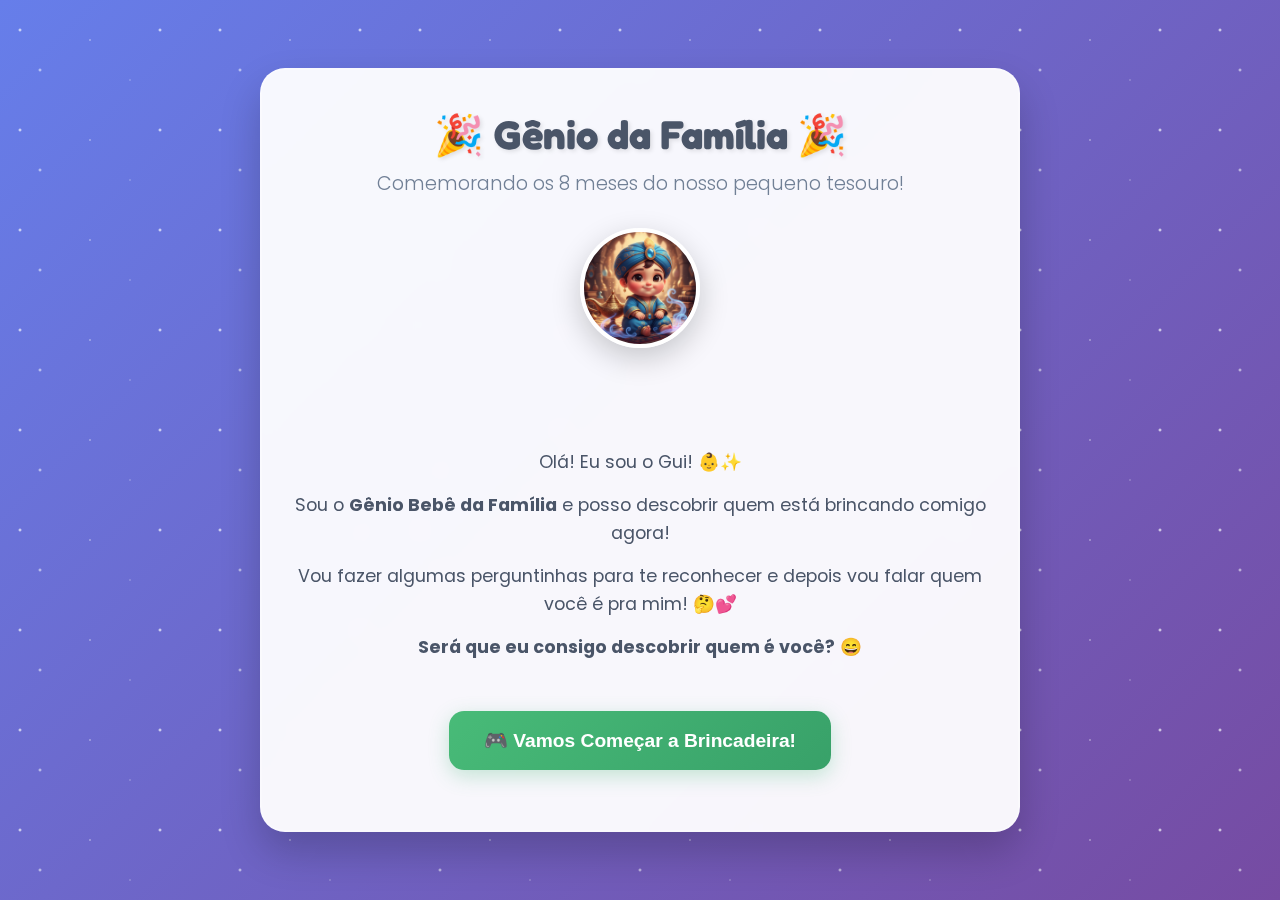
<file: index.html>
<!DOCTYPE html>
<html lang="pt-BR">
<head>
    <meta charset="UTF-8">
    <meta name="viewport" content="width=device-width, initial-scale=1.0">
    <link rel="icon" type="image/x-icon" href="https://raw.githubusercontent.com/patpires/gui8meses/main/favicon.ico">
    <link rel="apple-touch-icon" sizes="57x57" href="https://raw.githubusercontent.com/patpires/gui8meses/main/apple-icon-57x57.png">
<link rel="apple-touch-icon" sizes="60x60" href="https://raw.githubusercontent.com/patpires/gui8meses/main/apple-icon-60x60.png">
<link rel="apple-touch-icon" sizes="72x72" href="https://raw.githubusercontent.com/patpires/gui8meses/main/apple-icon-72x72.png">
<link rel="apple-touch-icon" sizes="76x76" href="https://raw.githubusercontent.com/patpires/gui8meses/main/apple-icon-76x76.png">
<link rel="apple-touch-icon" sizes="114x114" href="https://raw.githubusercontent.com/patpires/gui8meses/main/apple-icon-114x114.png">
<link rel="apple-touch-icon" sizes="120x120" href="https://raw.githubusercontent.com/patpires/gui8meses/main/apple-icon-120x120.png">
<link rel="apple-touch-icon" sizes="144x144" href="https://raw.githubusercontent.com/patpires/gui8meses/main/apple-icon-144x144.png">
<link rel="apple-touch-icon" sizes="152x152" href="https://raw.githubusercontent.com/patpires/gui8meses/main/apple-icon-152x152.png">
<link rel="apple-touch-icon" sizes="180x180" href="https://raw.githubusercontent.com/patpires/gui8meses/main/apple-icon-180x180.png">
<link rel="icon" type="image/png" sizes="192x192"  href="https://raw.githubusercontent.com/patpires/gui8meses/main/android-icon-192x192.png">
<link rel="icon" type="image/png" sizes="32x32" href="https://raw.githubusercontent.com/patpires/gui8meses/main/favicon-32x32.png">
<link rel="icon" type="image/png" sizes="96x96" href="https://raw.githubusercontent.com/patpires/gui8meses/main/favicon-96x96.png">
<link rel="icon" type="image/png" sizes="16x16" href="https://raw.githubusercontent.com/patpires/gui8meses/main/favicon-16x16.png">
<link rel="manifest" href="/manifest.json">
<meta name="msapplication-TileColor" content="#ffffff">
<meta name="msapplication-TileImage" content="/ms-icon-144x144.png">
<meta name="theme-color" content="#ffffff">
    <title>Gênio da Família - Comemorando 8 Meses do Nosso Pequeno!</title>
    <link rel="stylesheet" href="style.css">
    <link href="https://fonts.googleapis.com/css2?family=Fredoka+One:wght@400&family=Poppins:wght@300;400;600;700&display=swap" rel="stylesheet">
</head>
<body>
    <div class="container">
        <!-- Tela de Início -->
        <div id="welcome-screen" class="screen active">
            <div class="header">
                <h1 class="title">🎉 Gênio da Família 🎉</h1>
                <p class="subtitle">Comemorando os 8 meses do nosso pequeno tesouro!</p>
            </div>
            
            <div class="genie-container">
                <div class="genie">
                    <div class="genie-face">
                        <div class="eyes">
                            <div class="eye left"></div>
                            <div class="eye right"></div>
                        </div>
                        <div class="mouth"></div>
                    </div>
                    <div class="genie-body"></div>
                </div>
            </div>
            
            <div class="welcome-text">
                <p>Olá! Eu sou o Gui! 👶✨</p>
                <p>Sou o <strong>Gênio Bebê da Família</strong> e posso descobrir quem está brincando comigo agora!</p>
                <p>Vou fazer algumas perguntinhas para te reconhecer e depois vou falar quem você é pra mim! 🤔💕</p>
                <p><strong>Será que eu consigo descobrir quem é você?</strong> 😄</p>
            </div>
            
            <button id="start-game" class="btn-primary">
                🎮 Vamos Começar a Brincadeira!
            </button>
        </div>

        <!-- Tela do Jogo -->
        <div id="game-screen" class="screen">
            <div class="header">
                <h2 class="game-title">🔮 Deixe-me descobrir quem é você...</h2>
                <div class="progress-bar">
                    <div class="progress-fill"></div>
                </div>
                <p class="question-counter">Pergunta <span id="current-question">1</span> de <span id="total-questions">20</span></p>
            </div>

            <div class="genie-container small">
                <div class="genie thinking">
                    <div class="genie-face">
                        <div class="eyes">
                            <div class="eye left"></div>
                            <div class="eye right"></div>
                        </div>
                        <div class="mouth"></div>
                    </div>
                    <div class="genie-body"></div>
                </div>
            </div>

            <div class="question-container">
                <h3 id="question-text">Carregando pergunta...</h3>
            </div>

            <div class="answers-container">
                <button class="answer-btn" data-answer="sim">
                    👍 Sim
                </button>
                <button class="answer-btn" data-answer="nao">
                    👎 Não
                </button>
                <button class="answer-btn" data-answer="nao-sei">
                    🤷‍♀️ Não sei
                </button>
                <button class="answer-btn" data-answer="provavelmente">
                    🤔 Provavelmente
                </button>
                <button class="answer-btn" data-answer="provavelmente-nao">
                    😐 Provavelmente não
                </button>
            </div>
        </div>

        <!-- Tela de Resultado -->
        <div id="result-screen" class="screen">
            <div class="header">
                <h2 class="result-title">🎯 Eu acho que sei!</h2>
            </div>

            <div class="genie-container">
                <div class="genie excited">
                    <div class="genie-face">
                        <div class="eyes">
                            <div class="eye left"></div>
                            <div class="eye right"></div>
                        </div>
                        <div class="mouth happy"></div>
                    </div>
                    <div class="genie-body"></div>
                </div>
            </div>

            <div class="guess-container">
                <h3>Eu sei quem você é!</h3>
                <div class="guess-card">
                    <h2 id="guess-name">Nome da Pessoa</h2>
                    <p id="guess-description">Resposta carinhosa do Gui</p>
                </div>
            </div>

            <div class="result-buttons">
                <button id="correct-guess" class="btn-success">
                    🎉 Acertou! Você me reconheceu!
                </button>
                <button id="wrong-guess" class="btn-secondary">
                    😅 Errou! Me ensina quem você é?
                </button>
            </div>
        </div>

        <!-- Tela de Sucesso -->
        <div id="success-screen" class="screen">
            <div class="celebration">
                <h1>🎊 YUHUUU! 🎊</h1>
                <p>Eu consegui te reconhecer! Sou muito esperto! 😄</p>
                <p>Quer brincar de novo? Chama mais gente da família! 👨‍👩‍👧‍👦</p>
            </div>
            
            <button id="play-again" class="btn-primary">
                🔄 Jogar Novamente
            </button>
        </div>

        <!-- Tela de Adicionar Pessoa -->
        <div id="add-person-screen" class="screen">
            <div class="header">
                <h2>🤗 Ops! Não consegui te reconhecer...</h2>
                <p>Me ensina quem você é? Assim da próxima vez eu vou saber! 😊</p>
            </div>

            <div class="add-person-form">
                <label for="person-name">Como eu devo te chamar?</label>
                <input type="text" id="person-name" placeholder="Ex: Tio Theo, Amiga da mamãe...">
                
                <label for="person-description">O que eu devo falar quando for você?</label>
                <textarea id="person-description" placeholder="Ex: Você é meu tio Theo! O tio mais que legal e que sempre me faz rir! 😄"></textarea>
                
                <div class="form-buttons">
                    <button id="add-person" class="btn-primary">
                        ➕ Me Ensinar Quem É!
                    </button>
                    <button id="skip-add" class="btn-secondary">
                        ⏭️ Deixa pra Depois
                    </button>
                </div>
            </div>
        </div>
    </div>

    <script src="script.js"></script>
</body>
</html>
</file>
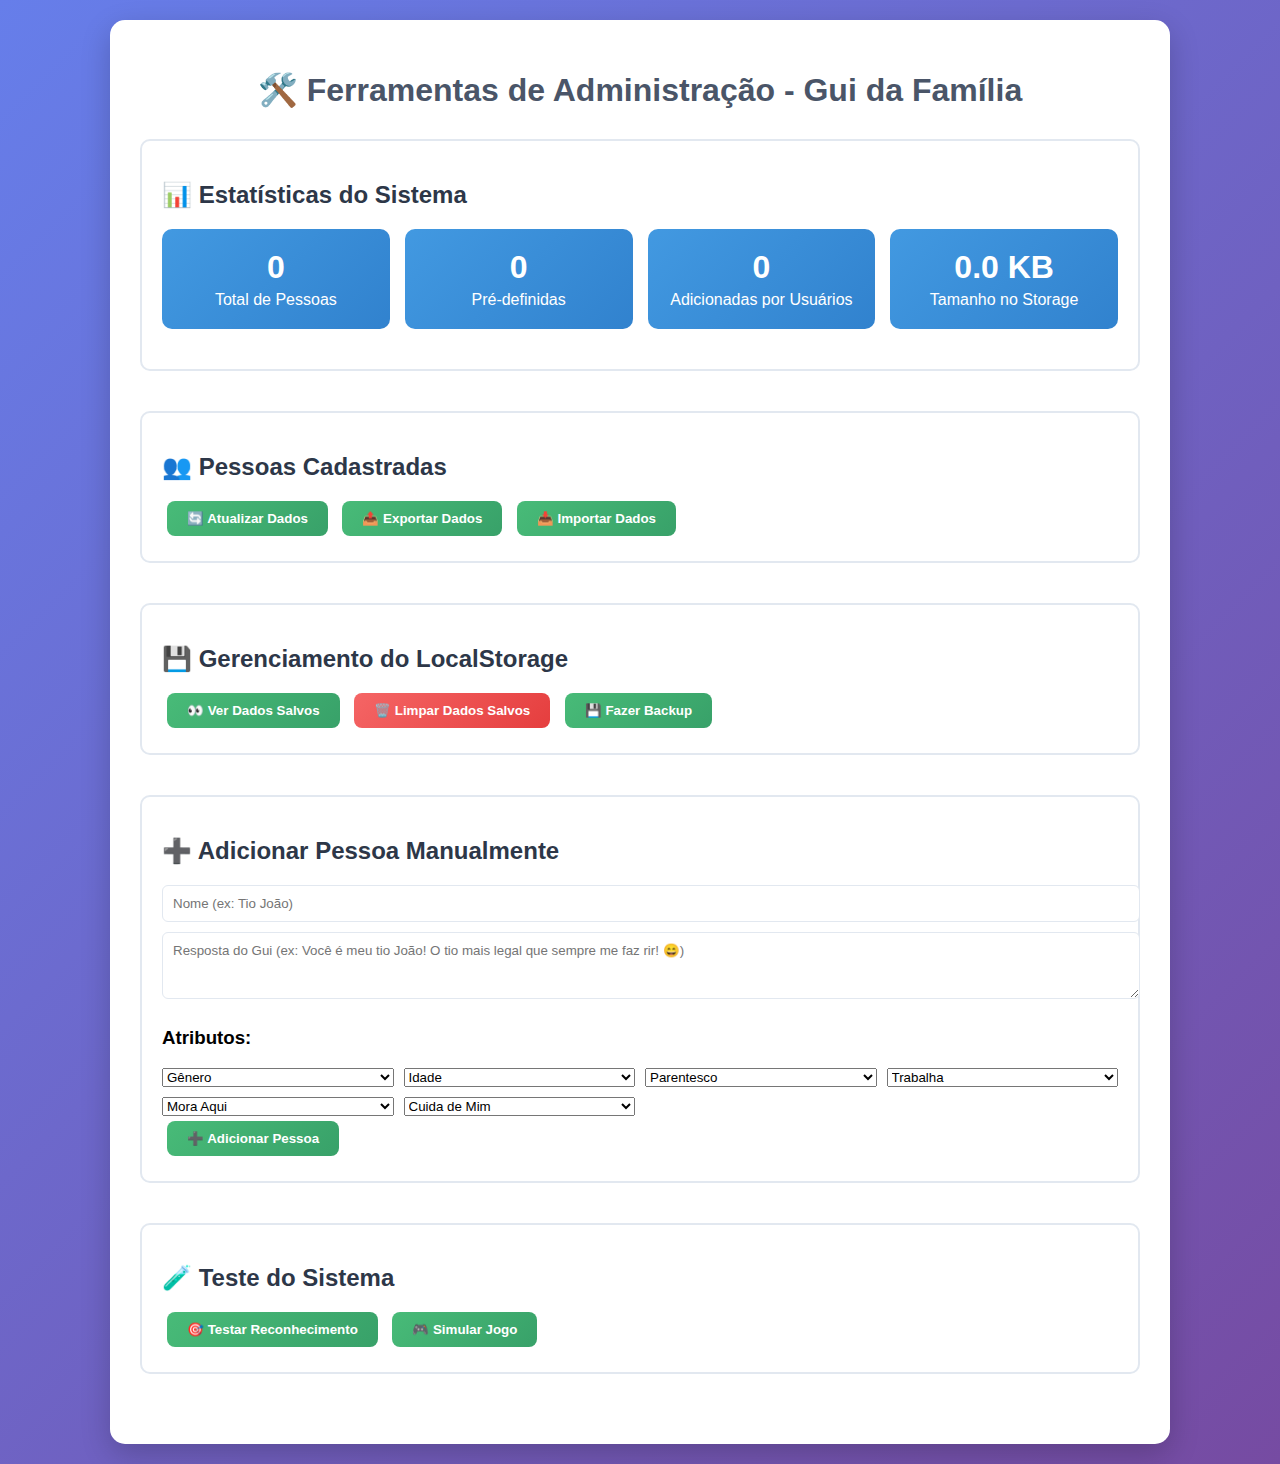
<file: admin-tools.html>
<!DOCTYPE html>
<html lang="pt-BR">
<head>
    <meta charset="UTF-8">
    <meta name="viewport" content="width=device-width, initial-scale=1.0">
    <title>🛠️ Ferramentas de Administração - Gui da Família</title>
    <style>
        body {
            font-family: 'Arial', sans-serif;
            background: linear-gradient(135deg, #667eea 0%, #764ba2 100%);
            margin: 0;
            padding: 20px;
            min-height: 100vh;
        }
        
        .container {
            max-width: 1000px;
            margin: 0 auto;
            background: white;
            border-radius: 15px;
            padding: 30px;
            box-shadow: 0 10px 30px rgba(0,0,0,0.2);
        }
        
        h1 {
            color: #4a5568;
            text-align: center;
            margin-bottom: 30px;
        }
        
        .section {
            margin-bottom: 40px;
            padding: 20px;
            border: 2px solid #e2e8f0;
            border-radius: 10px;
        }
        
        .section h2 {
            color: #2d3748;
            margin-bottom: 15px;
        }
        
        button {
            background: linear-gradient(135deg, #48bb78 0%, #38a169 100%);
            color: white;
            border: none;
            padding: 10px 20px;
            border-radius: 8px;
            cursor: pointer;
            margin: 5px;
            font-weight: 600;
        }
        
        button:hover {
            transform: translateY(-2px);
            box-shadow: 0 4px 15px rgba(72, 187, 120, 0.3);
        }
        
        button.danger {
            background: linear-gradient(135deg, #f56565 0%, #e53e3e 100%);
        }
        
        .data-display {
            background: #f7fafc;
            border: 1px solid #e2e8f0;
            border-radius: 8px;
            padding: 15px;
            margin: 10px 0;
            max-height: 300px;
            overflow-y: auto;
            font-family: monospace;
            font-size: 12px;
        }
        
        .person-card {
            background: #fff;
            border: 1px solid #e2e8f0;
            border-radius: 8px;
            padding: 15px;
            margin: 10px 0;
            box-shadow: 0 2px 4px rgba(0,0,0,0.1);
        }
        
        .person-card h3 {
            margin: 0 0 10px 0;
            color: #2d3748;
        }
        
        .person-card p {
            margin: 5px 0;
            color: #4a5568;
        }
        
        .attributes {
            display: grid;
            grid-template-columns: repeat(auto-fit, minmax(150px, 1fr));
            gap: 5px;
            margin-top: 10px;
        }
        
        .attribute {
            background: #edf2f7;
            padding: 5px 10px;
            border-radius: 4px;
            font-size: 12px;
        }
        
        input, textarea {
            width: 100%;
            padding: 10px;
            border: 1px solid #e2e8f0;
            border-radius: 6px;
            margin: 5px 0;
            font-family: inherit;
        }
        
        .stats {
            display: grid;
            grid-template-columns: repeat(auto-fit, minmax(200px, 1fr));
            gap: 15px;
            margin: 20px 0;
        }
        
        .stat-card {
            background: linear-gradient(135deg, #4299e1 0%, #3182ce 100%);
            color: white;
            padding: 20px;
            border-radius: 10px;
            text-align: center;
        }
        
        .stat-number {
            font-size: 2em;
            font-weight: bold;
            margin-bottom: 5px;
        }
    </style>
</head>
<body>
    <div class="container">
        <h1>🛠️ Ferramentas de Administração - Gui da Família</h1>
        
        <!-- Estatísticas -->
        <div class="section">
            <h2>📊 Estatísticas do Sistema</h2>
            <div class="stats">
                <div class="stat-card">
                    <div class="stat-number" id="total-people">0</div>
                    <div>Total de Pessoas</div>
                </div>
                <div class="stat-card">
                    <div class="stat-number" id="default-people">0</div>
                    <div>Pré-definidas</div>
                </div>
                <div class="stat-card">
                    <div class="stat-number" id="user-people">0</div>
                    <div>Adicionadas por Usuários</div>
                </div>
                <div class="stat-card">
                    <div class="stat-number" id="storage-size">0 KB</div>
                    <div>Tamanho no Storage</div>
                </div>
            </div>
        </div>
        
        <!-- Visualização de Dados -->
        <div class="section">
            <h2>👥 Pessoas Cadastradas</h2>
            <button onclick="loadAndDisplayData()">🔄 Atualizar Dados</button>
            <button onclick="exportData()">📤 Exportar Dados</button>
            <button onclick="importData()">📥 Importar Dados</button>
            
            <div id="people-list"></div>
        </div>
        
        <!-- Gerenciamento do LocalStorage -->
        <div class="section">
            <h2>💾 Gerenciamento do LocalStorage</h2>
            <button onclick="viewLocalStorage()">👀 Ver Dados Salvos</button>
            <button onclick="clearLocalStorage()" class="danger">🗑️ Limpar Dados Salvos</button>
            <button onclick="backupLocalStorage()">💾 Fazer Backup</button>
            
            <div id="localStorage-display" class="data-display" style="display: none;"></div>
        </div>
        
        <!-- Adicionar Pessoa Manualmente -->
        <div class="section">
            <h2>➕ Adicionar Pessoa Manualmente</h2>
            <input type="text" id="manual-name" placeholder="Nome (ex: Tio João)">
            <textarea id="manual-response" placeholder="Resposta do Gui (ex: Você é meu tio João! O tio mais legal que sempre me faz rir! 😄)" rows="3"></textarea>
            
            <h3>Atributos:</h3>
            <div style="display: grid; grid-template-columns: repeat(auto-fit, minmax(200px, 1fr)); gap: 10px;">
                <select id="attr-genero">
                    <option value="nao-definido">Gênero</option>
                    <option value="masculino">Masculino</option>
                    <option value="feminino">Feminino</option>
                </select>
                
                <select id="attr-idade">
                    <option value="nao-definido">Idade</option>
                    <option value="bebe">Bebê</option>
                    <option value="crianca">Criança</option>
                    <option value="adolescente">Adolescente</option>
                    <option value="adulto">Adulto</option>
                    <option value="idoso">Idoso</option>
                </select>
                
                <select id="attr-parentesco">
                    <option value="nao-definido">Parentesco</option>
                    <option value="pai">Pai</option>
                    <option value="mae">Mãe</option>
                    <option value="avo">Avô/Avó</option>
                    <option value="tio">Tio/Tia</option>
                    <option value="primo">Primo/Prima</option>
                    <option value="amigo">Amigo</option>
                </select>
                
                <select id="attr-trabalha">
                    <option value="nao-definido">Trabalha</option>
                    <option value="sim">Sim</option>
                    <option value="nao">Não</option>
                </select>
                
                <select id="attr-mora">
                    <option value="nao-definido">Mora Aqui</option>
                    <option value="sim">Sim</option>
                    <option value="nao">Não</option>
                </select>
                
                <select id="attr-cuida">
                    <option value="nao-definido">Cuida de Mim</option>
                    <option value="sim">Sim</option>
                    <option value="nao">Não</option>
                </select>
            </div>
            
            <button onclick="addPersonManually()">➕ Adicionar Pessoa</button>
        </div>
        
        <!-- Teste do Sistema -->
        <div class="section">
            <h2>🧪 Teste do Sistema</h2>
            <button onclick="testRecognition()">🎯 Testar Reconhecimento</button>
            <button onclick="simulateGame()">🎮 Simular Jogo</button>
            
            <div id="test-results" class="data-display" style="display: none;"></div>
        </div>
    </div>

    <script>
        // Simular o banco de dados (normalmente viria do jogo)
        let familyDatabase = [];
        
        // Carregar dados do localStorage
        function loadFamilyData() {
            try {
                const savedPeople = JSON.parse(localStorage.getItem('guiFamilyMembers') || '[]');
                familyDatabase = savedPeople;
                return savedPeople;
            } catch (e) {
                console.error('Erro ao carregar dados:', e);
                return [];
            }
        }
        
        // Atualizar estatísticas
        function updateStats() {
            const data = loadFamilyData();
            const defaultPeople = data.filter(p => p.addedBy === 'default' || !p.addedBy);
            const userPeople = data.filter(p => p.addedBy === 'user');
            
            document.getElementById('total-people').textContent = data.length;
            document.getElementById('default-people').textContent = defaultPeople.length;
            document.getElementById('user-people').textContent = userPeople.length;
            
            const storageSize = new Blob([JSON.stringify(data)]).size;
            document.getElementById('storage-size').textContent = (storageSize / 1024).toFixed(1) + ' KB';
        }
        
        // Carregar e exibir dados
        function loadAndDisplayData() {
            const data = loadFamilyData();
            const container = document.getElementById('people-list');
            
            container.innerHTML = '';
            
            data.forEach((person, index) => {
                const card = document.createElement('div');
                card.className = 'person-card';
                
                card.innerHTML = `
                    <h3>${person.name} ${person.addedBy === 'user' ? '👤' : '🏠'}</h3>
                    <p><strong>Resposta:</strong> ${person.guiResponse || 'Não definida'}</p>
                    <p><strong>Adicionado:</strong> ${person.addedBy === 'user' ? 'Por usuário' : 'Pré-definido'} 
                       ${person.dateAdded ? '(' + new Date(person.dateAdded).toLocaleDateString() + ')' : ''}</p>
                    
                    <div class="attributes">
                        ${Object.entries(person.attributes || {}).map(([key, value]) => 
                            `<div class="attribute">${key}: ${value}</div>`
                        ).join('')}
                    </div>
                    
                    ${person.addedBy === 'user' ? 
                        `<button onclick="removePerson(${index})" class="danger">🗑️ Remover</button>` : 
                        ''
                    }
                `;
                
                container.appendChild(card);
            });
            
            updateStats();
        }
        
        // Ver localStorage
        function viewLocalStorage() {
            const display = document.getElementById('localStorage-display');
            const data = localStorage.getItem('guiFamilyMembers');
            
            display.style.display = 'block';
            display.textContent = data ? JSON.stringify(JSON.parse(data), null, 2) : 'Nenhum dado encontrado';
        }
        
        // Limpar localStorage
        function clearLocalStorage() {
            if (confirm('⚠️ Tem certeza que deseja limpar TODOS os dados salvos? Esta ação não pode ser desfeita!')) {
                localStorage.removeItem('guiFamilyMembers');
                alert('✅ Dados limpos com sucesso!');
                loadAndDisplayData();
            }
        }
        
        // Backup
        function backupLocalStorage() {
            const data = localStorage.getItem('guiFamilyMembers');
            if (data) {
                const blob = new Blob([data], { type: 'application/json' });
                const url = URL.createObjectURL(blob);
                const a = document.createElement('a');
                a.href = url;
                a.download = `gui-familia-backup-${new Date().toISOString().split('T')[0]}.json`;
                a.click();
                URL.revokeObjectURL(url);
            } else {
                alert('❌ Nenhum dado para fazer backup!');
            }
        }
        
        // Exportar dados
        function exportData() {
            const data = loadFamilyData();
            const blob = new Blob([JSON.stringify(data, null, 2)], { type: 'application/json' });
            const url = URL.createObjectURL(blob);
            const a = document.createElement('a');
            a.href = url;
            a.download = `gui-familia-export-${new Date().toISOString().split('T')[0]}.json`;
            a.click();
            URL.revokeObjectURL(url);
        }
        
        // Importar dados
        function importData() {
            const input = document.createElement('input');
            input.type = 'file';
            input.accept = '.json';
            input.onchange = (e) => {
                const file = e.target.files[0];
                if (file) {
                    const reader = new FileReader();
                    reader.onload = (e) => {
                        try {
                            const data = JSON.parse(e.target.result);
                            localStorage.setItem('guiFamilyMembers', JSON.stringify(data));
                            alert('✅ Dados importados com sucesso!');
                            loadAndDisplayData();
                        } catch (err) {
                            alert('❌ Erro ao importar dados: ' + err.message);
                        }
                    };
                    reader.readAsText(file);
                }
            };
            input.click();
        }
        
        // Adicionar pessoa manualmente
        function addPersonManually() {
            const name = document.getElementById('manual-name').value.trim();
            const response = document.getElementById('manual-response').value.trim();
            
            if (!name || !response) {
                alert('❌ Por favor, preencha pelo menos o nome e a resposta!');
                return;
            }
            
            const attributes = {
                genero: document.getElementById('attr-genero').value,
                idade: document.getElementById('attr-idade').value,
                parentesco: document.getElementById('attr-parentesco').value,
                trabalha: document.getElementById('attr-trabalha').value,
                mora_aqui: document.getElementById('attr-mora').value,
                cuida_de_mim: document.getElementById('attr-cuida').value
            };
            
            const newPerson = {
                name: name,
                guiResponse: response,
                attributes: attributes,
                addedBy: 'admin',
                dateAdded: new Date().toISOString()
            };
            
            const data = loadFamilyData();
            data.push(newPerson);
            localStorage.setItem('guiFamilyMembers', JSON.stringify(data));
            
            alert('✅ Pessoa adicionada com sucesso!');
            
            // Limpar formulário
            document.getElementById('manual-name').value = '';
            document.getElementById('manual-response').value = '';
            document.querySelectorAll('select').forEach(select => select.selectedIndex = 0);
            
            loadAndDisplayData();
        }
        
        // Remover pessoa
        function removePerson(index) {
            if (confirm('⚠️ Tem certeza que deseja remover esta pessoa?')) {
                const data = loadFamilyData();
                data.splice(index, 1);
                localStorage.setItem('guiFamilyMembers', JSON.stringify(data));
                alert('✅ Pessoa removida com sucesso!');
                loadAndDisplayData();
            }
        }
        
        // Testar reconhecimento
        function testRecognition() {
            const data = loadFamilyData();
            const results = document.getElementById('test-results');
            
            results.style.display = 'block';
            results.innerHTML = '<h3>🧪 Resultados do Teste de Reconhecimento:</h3>';
            
            data.forEach(person => {
                const div = document.createElement('div');
                div.innerHTML = `
                    <strong>${person.name}:</strong><br>
                    Atributos: ${Object.entries(person.attributes || {}).map(([k,v]) => `${k}=${v}`).join(', ')}<br>
                    Resposta: ${person.guiResponse}<br><br>
                `;
                results.appendChild(div);
            });
        }
        
        // Simular jogo
        function simulateGame() {
            alert('🎮 Funcionalidade de simulação será implementada em versão futura!');
        }
        
        // Inicializar página
        document.addEventListener('DOMContentLoaded', () => {
            loadAndDisplayData();
        });
    </script>
</body>
</html>
</file>
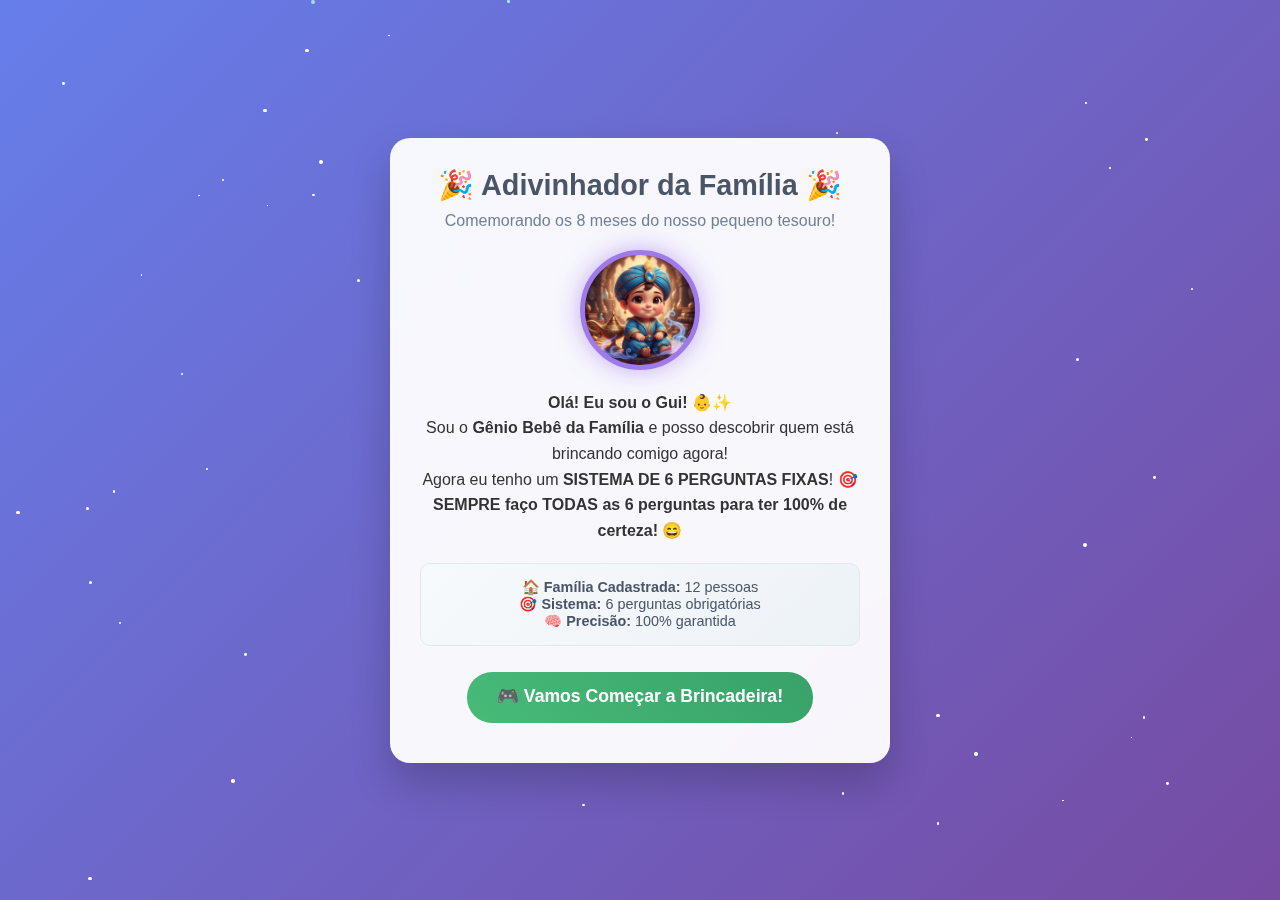
<file: index-6-perguntas-fixas.html>
<!DOCTYPE html>
<html lang="pt-BR">
<head>
    <meta charset="UTF-8">
    <meta name="viewport" content="width=device-width, initial-scale=1.0">
    <title>Adivinhador da Família - Gui 8 Meses</title>
    <style>
        * {
            margin: 0;
            padding: 0;
            box-sizing: border-box;
        }

        body {
            font-family: 'Comic Sans MS', cursive, sans-serif;
            background: linear-gradient(135deg, #667eea 0%, #764ba2 100%);
            min-height: 100vh;
            display: flex;
            align-items: center;
            justify-content: center;
            color: #333;
            overflow-x: hidden;
        }

        /* PARTÍCULAS DE FUNDO */
        .particles {
            position: fixed;
            top: 0;
            left: 0;
            width: 100%;
            height: 100%;
            pointer-events: none;
            z-index: 1;
        }

        .particle {
            position: absolute;
            background: rgba(255, 255, 255, 0.8);
            border-radius: 50%;
            animation: float-particle 6s infinite linear;
        }

        @keyframes float-particle {
            0% {
                transform: translateY(100vh) rotate(0deg);
                opacity: 0;
            }
            10% {
                opacity: 1;
            }
            90% {
                opacity: 1;
            }
            100% {
                transform: translateY(-100px) rotate(360deg);
                opacity: 0;
            }
        }

        /* ESTRELAS CINTILANTES */
        .stars {
            position: fixed;
            top: 0;
            left: 0;
            width: 100%;
            height: 100%;
            pointer-events: none;
            z-index: 1;
        }

        .star {
            position: absolute;
            background: #fff;
            border-radius: 50%;
            animation: twinkle 2s infinite;
        }

        @keyframes twinkle {
            0%, 100% { opacity: 0.3; transform: scale(1); }
            50% { opacity: 1; transform: scale(1.2); }
        }

        .container {
            background: rgba(255, 255, 255, 0.95);
            border-radius: 20px;
            padding: 30px;
            max-width: 500px;
            width: 90%;
            text-align: center;
            box-shadow: 0 20px 40px rgba(0,0,0,0.2);
            backdrop-filter: blur(10px);
            position: relative;
            z-index: 10;
            animation: slideIn 0.8s ease-out;
        }

        @keyframes slideIn {
            from {
                opacity: 0;
                transform: translateY(50px) scale(0.9);
            }
            to {
                opacity: 1;
                transform: translateY(0) scale(1);
            }
        }

        .genie {
            width: 120px;
            height: 120px;
            border-radius: 50%;
            margin: 0 auto 20px;
            background: url('genie-baby.png') center/cover;
            border: 5px solid #ffd700;
            animation: float 3s ease-in-out infinite;
            transition: all 0.5s ease;
            position: relative;
            cursor: pointer;
        }

        .genie:hover {
            transform: scale(1.05);
            border-color: #4fd1c7;
        }

        .genie.thinking {
            animation: think 1.5s ease-in-out infinite;
            border-color: #4fd1c7;
            box-shadow: 0 0 20px rgba(79, 209, 199, 0.5);
        }

        .genie.excited {
            animation: bounce 0.8s ease-in-out 3;
            border-color: #48bb78;
            box-shadow: 0 0 30px rgba(72, 187, 120, 0.7);
        }

        .genie.magical {
            animation: magical 2s ease-in-out infinite;
            border-color: #9f7aea;
            box-shadow: 0 0 25px rgba(159, 122, 234, 0.6);
        }

        @keyframes float {
            0%, 100% { transform: translateY(0px); }
            50% { transform: translateY(-10px); }
        }

        @keyframes think {
            0%, 100% { transform: scale(1) rotate(0deg); }
            25% { transform: scale(1.05) rotate(-2deg); }
            75% { transform: scale(1.05) rotate(2deg); }
        }

        @keyframes bounce {
            0%, 100% { transform: scale(1); }
            50% { transform: scale(1.15); }
        }

        @keyframes magical {
            0%, 100% { transform: scale(1) rotate(0deg); }
            25% { transform: scale(1.1) rotate(-5deg); }
            75% { transform: scale(1.1) rotate(5deg); }
        }

        /* CONFETE */
        .confetti {
            position: fixed;
            top: 0;
            left: 0;
            width: 100%;
            height: 100%;
            pointer-events: none;
            z-index: 1000;
        }

        .confetti-piece {
            position: absolute;
            width: 10px;
            height: 10px;
            background: #ff6b6b;
            animation: confetti-fall 3s linear infinite;
        }

        @keyframes confetti-fall {
            0% {
                transform: translateY(-100vh) rotate(0deg);
                opacity: 1;
            }
            100% {
                transform: translateY(100vh) rotate(720deg);
                opacity: 0;
            }
        }

        h1 {
            color: #4a5568;
            margin-bottom: 10px;
            font-size: 1.8em;
            animation: titleGlow 3s ease-in-out infinite;
        }

        @keyframes titleGlow {
            0%, 100% { text-shadow: 0 0 5px rgba(72, 187, 120, 0.3); }
            50% { text-shadow: 0 0 20px rgba(72, 187, 120, 0.6); }
        }

        .subtitle {
            color: #718096;
            margin-bottom: 20px;
        }

        .intro {
            margin: 20px 0;
            line-height: 1.6;
            animation: fadeInUp 1s ease-out 0.3s both;
        }

        @keyframes fadeInUp {
            from {
                opacity: 0;
                transform: translateY(30px);
            }
            to {
                opacity: 1;
                transform: translateY(0);
            }
        }

        .btn {
            background: linear-gradient(45deg, #48bb78, #38a169);
            color: white;
            border: none;
            padding: 15px 30px;
            border-radius: 25px;
            font-size: 1.1em;
            cursor: pointer;
            margin: 10px;
            transition: all 0.3s ease;
            font-weight: bold;
            position: relative;
            overflow: hidden;
        }

        .btn::before {
            content: '';
            position: absolute;
            top: 0;
            left: -100%;
            width: 100%;
            height: 100%;
            background: linear-gradient(90deg, transparent, rgba(255,255,255,0.3), transparent);
            transition: left 0.5s;
        }

        .btn:hover::before {
            left: 100%;
        }

        .btn:hover {
            transform: translateY(-3px);
            box-shadow: 0 8px 25px rgba(0,0,0,0.3);
        }

        .btn:active {
            transform: translateY(-1px);
        }

        .question-box {
            background: linear-gradient(135deg, #e6fffa, #b2f5ea);
            border: 2px solid #4fd1c7;
            border-radius: 15px;
            padding: 20px;
            margin: 20px 0;
            animation: questionPulse 2s ease-in-out infinite;
        }

        @keyframes questionPulse {
            0%, 100% { box-shadow: 0 0 10px rgba(79, 209, 199, 0.3); }
            50% { box-shadow: 0 0 20px rgba(79, 209, 199, 0.6); }
        }

        .answer-btn {
            background: linear-gradient(45deg, #4299e1, #3182ce);
            color: white;
            border: none;
            padding: 12px 25px;
            border-radius: 20px;
            margin: 5px;
            cursor: pointer;
            font-size: 1em;
            transition: all 0.3s ease;
            position: relative;
            overflow: hidden;
        }

        .answer-btn::before {
            content: '';
            position: absolute;
            top: 50%;
            left: 50%;
            width: 0;
            height: 0;
            background: rgba(255,255,255,0.3);
            border-radius: 50%;
            transition: all 0.3s ease;
            transform: translate(-50%, -50%);
        }

        .answer-btn:hover::before {
            width: 300px;
            height: 300px;
        }

        .answer-btn:hover {
            transform: scale(1.05);
            box-shadow: 0 5px 15px rgba(0,0,0,0.2);
        }

        .answer-btn:active {
            transform: scale(0.95);
        }

        .result-box {
            background: linear-gradient(135deg, #fff5f5, #fed7d7);
            border: 2px solid #fc8181;
            border-radius: 15px;
            padding: 20px;
            margin: 20px 0;
            animation: resultGlow 2s ease-in-out infinite;
        }

        @keyframes resultGlow {
            0%, 100% { box-shadow: 0 0 15px rgba(252, 129, 129, 0.3); }
            50% { box-shadow: 0 0 25px rgba(252, 129, 129, 0.6); }
        }

        .success-box {
            background: linear-gradient(135deg, #f0fff4, #c6f6d5);
            border: 2px solid #48bb78;
            border-radius: 15px;
            padding: 20px;
            margin: 20px 0;
            animation: successGlow 2s ease-in-out infinite;
        }

        @keyframes successGlow {
            0%, 100% { box-shadow: 0 0 15px rgba(72, 187, 120, 0.3); }
            50% { box-shadow: 0 0 25px rgba(72, 187, 120, 0.6); }
        }

        .hidden {
            display: none;
        }

        .progress {
            background: #e2e8f0;
            border-radius: 10px;
            height: 12px;
            margin: 20px 0;
            overflow: hidden;
            position: relative;
        }

        .progress::before {
            content: '';
            position: absolute;
            top: 0;
            left: 0;
            right: 0;
            bottom: 0;
            background: linear-gradient(90deg, transparent, rgba(255,255,255,0.3), transparent);
            animation: progressShine 2s infinite;
        }

        @keyframes progressShine {
            0% { transform: translateX(-100%); }
            100% { transform: translateX(100%); }
        }

        .progress-fill {
            background: linear-gradient(45deg, #48bb78, #38a169, #68d391);
            height: 100%;
            width: 0%;
            transition: width 0.8s ease;
            border-radius: 10px;
            position: relative;
        }

        .family-stats {
            background: linear-gradient(135deg, #f7fafc, #edf2f7);
            border-radius: 10px;
            padding: 15px;
            margin: 15px 0;
            font-size: 0.9em;
            color: #4a5568;
            border: 1px solid #e2e8f0;
            animation: statsFloat 4s ease-in-out infinite;
        }

        @keyframes statsFloat {
            0%, 100% { transform: translateY(0px); }
            50% { transform: translateY(-3px); }
        }

        input, textarea {
            width: 100%;
            padding: 12px;
            margin: 10px 0;
            border: 2px solid #e2e8f0;
            border-radius: 10px;
            font-family: inherit;
            font-size: 1em;
            transition: all 0.3s ease;
        }

        input:focus, textarea:focus {
            outline: none;
            border-color: #4fd1c7;
            box-shadow: 0 0 10px rgba(79, 209, 199, 0.3);
            transform: scale(1.02);
        }

        .btn-success {
            background: linear-gradient(45deg, #48bb78, #38a169);
        }

        .btn-danger {
            background: linear-gradient(45deg, #f56565, #e53e3e);
        }

        .btn-secondary {
            background: linear-gradient(45deg, #a0aec0, #718096);
        }

        /* RESPONSIVIDADE */
        @media (max-width: 600px) {
            .container {
                padding: 20px;
                margin: 10px;
            }
            
            .genie {
                width: 100px;
                height: 100px;
            }
            
            h1 {
                font-size: 1.5em;
            }
            
            .answer-btn {
                padding: 10px 20px;
                font-size: 0.9em;
            }
        }
    </style>
</head>
<body>
    <!-- PARTÍCULAS DE FUNDO -->
    <div class="particles" id="particles"></div>
    
    <!-- ESTRELAS CINTILANTES -->
    <div class="stars" id="stars"></div>

    <!-- CONFETE (inicialmente oculto) -->
    <div class="confetti hidden" id="confetti"></div>

    <div class="container">
        <!-- Tela de Boas-vindas -->
        <div id="welcome-screen">
            <h1>🎉 Adivinhador da Família 🎉</h1>
            <p class="subtitle">Comemorando os 8 meses do nosso pequeno tesouro!</p>
            
            <div class="genie magical" id="welcome-genie"></div>
            
            <div class="intro">
                <p><strong>Olá! Eu sou o Gui! 👶✨</strong></p>
                <p>Sou o <strong>Gênio Bebê da Família</strong> e posso descobrir quem está brincando comigo agora!</p>
                <p>Agora eu tenho um <strong>SISTEMA DE 6 PERGUNTAS FIXAS</strong>! 🎯</p>
                <p><strong>SEMPRE faço TODAS as 6 perguntas para ter 100% de certeza!</strong> 😄</p>
            </div>

            <div class="family-stats">
                <strong>🏠 Família Cadastrada:</strong> <span id="family-count">12</span> pessoas<br>
                <strong>🎯 Sistema:</strong> 6 perguntas obrigatórias<br>
                <strong>🧠 Precisão:</strong> 100% garantida
            </div>
            
            <button class="btn" onclick="startGame()">🎮 Vamos Começar a Brincadeira!</button>
        </div>

        <!-- Tela do Jogo -->
        <div id="game-screen" class="hidden">
            <h2>🔮 Deixe-me descobrir quem é você...</h2>
            
            <div class="progress">
                <div class="progress-fill" id="progress-fill"></div>
            </div>
            
            <p>Pergunta <span id="current-question">1</span> de 6 - <span id="question-type">Sempre todas as perguntas</span></p>
            
            <div class="genie thinking" id="game-genie"></div>
            
            <div class="question-box">
                <h3 id="question-text">🤔 Deixe-me pensar na melhor pergunta...</h3>
            </div>
            
            <div>
                <button class="answer-btn" onclick="answerQuestion('sim')">👍 Sim</button>
                <button class="answer-btn" onclick="answerQuestion('nao')">👎 Não</button>
                <button class="answer-btn" onclick="answerQuestion('nao-sei')">🤷‍♀️ Não sei</button>
                <button class="answer-btn" onclick="answerQuestion('provavelmente')">🤔 Provavelmente</button>
                <button class="answer-btn" onclick="answerQuestion('provavelmente-nao')">😐 Provavelmente não</button>
            </div>

            <div class="family-stats">
                <strong>📋 Sistema:</strong> 6 perguntas obrigatórias<br>
                <strong>🎯 Progresso:</strong> <span id="progress-text">Coletando informações...</span><br>
                <strong>🧠 Status:</strong> <span id="algorithm-status">Fazendo todas as perguntas...</span>
            </div>
        </div>

        <!-- Tela de Resultado -->
        <div id="result-screen" class="hidden">
            <h2>🎯 Eu acho que sei!</h2>
            
            <div class="genie excited" id="result-genie"></div>
            
            <div class="result-box">
                <h3>Eu sei quem você é!</h3>
                <h2 id="guess-name">Nome da Pessoa</h2>
                <p id="guess-description">Resposta carinhosa do Gui</p>
            </div>
            
            <button class="btn btn-success" onclick="correctGuess()">✅ Acertou!</button>
            <button class="btn btn-danger" onclick="wrongGuess()">❌ Errou</button>
        </div>

        <!-- Tela de Sucesso -->
        <div id="success-screen" class="hidden">
            <h2>🎊 YUHUUU! 🎊</h2>
            
            <div class="genie excited"></div>
            
            <div class="success-box">
                <p><strong>Eu consegui te descobrir! Minhas 6 perguntas funcionaram! 😄</strong></p>
                <p>Agora eu <strong>SEMPRE faço todas as perguntas</strong> para ter certeza! 🎯</p>
                <p>Quer brincar de novo? Chama mais gente da família! 👨‍👩‍👧‍👦</p>
                <p><em>Cada pessoa que joga me deixa mais inteligente!</em> 🧠✨</p>
            </div>
            
            <button class="btn" onclick="playAgain()">🎮 Jogar Novamente</button>
        </div>

        <!-- Tela de Adicionar Pessoa -->
        <div id="add-person-screen" class="hidden">
            <h2>🤗 Ops! Não consegui te descobrir...</h2>
            
            <div class="genie"></div>
            
            <div class="result-box">
                <p><strong>Me ensina quem você é?</strong> Assim da próxima vez eu vou saber! 😊</p>
                <p><em>Vou aprender suas características únicas!</em></p>
                
                <input type="text" id="person-name" placeholder="Como eu devo te chamar?">
                
                <textarea id="person-description" placeholder="O que eu devo falar quando for você? (Ex: Você é meu tio querido que mora em Salvador!)" rows="3"></textarea>
            </div>
            
            <button class="btn btn-success" onclick="addPerson()">➕ Ensinar o Gui</button>
            <button class="btn btn-secondary" onclick="skipAdd()">⏭️ Pular</button>
        </div>
    </div>

    <script>
        // 🏠 BANCO DE DADOS DA FAMÍLIA COM CARACTERÍSTICAS ESPECÍFICAS
        let familyDatabase = [
            // ===== GRAU 0 - PAI/MÃE =====
            {
                name: "Papai",
                guiResponse: "Você é o meu papai! 👨 O Ciro mais forte e corajoso do mundo! Te amo, papai! 💙",
                characteristics: {
                    genero: "masculino",
                    nasceu_antes_pais: "nao",
                    mora_sao_paulo: "sim",
                    cuida_todos_dias: "sim",
                    profissao_tecnologia_informacao: "nao",
                    caracteristica_especial: "pai"
                }
            },
            {
                name: "Mamãe", 
                guiResponse: "Você é a minha mamãe! 👩 A Cristiane mais carinhosa do universo! Te amo muito, mamãe! 💕",
                characteristics: {
                    genero: "feminino",
                    nasceu_antes_pais: "nao",
                    mora_sao_paulo: "sim",
                    cuida_todos_dias: "sim",
                    profissao_tecnologia_informacao: "nao",
                    caracteristica_especial: "mae"
                }
            },

            // ===== GRAU 1 - AVÓS =====
            {
                name: "Vovô Paterno",
                guiResponse: "Você é meu vovô paterno! 👴 O craque em máquinas de pegar bichinhos! Que habilidade incrível! 🎮🏆",
                characteristics: {
                    genero: "masculino",
                    nasceu_antes_pais: "sim",
                    mora_sao_paulo: "nao",
                    cuida_todos_dias: "nao",
                    profissao_tecnologia_informacao: "nao",
                    caracteristica_especial: "craque-maquinas"
                }
            },
            {
                name: "Avó Paterna AGERSA",
                guiResponse: "Você é minha avó paterna! 👵 A avó que trabalha na AGERSA no setor de informática e faz joguinhos de computador! Que tecnológica! 💻✨",
                characteristics: {
                    genero: "feminino",
                    nasceu_antes_pais: "sim",
                    mora_sao_paulo: "nao",
                    cuida_todos_dias: "nao",
                    profissao_tecnologia_informacao: "sim",
                    caracteristica_especial: "agersa-informatica"
                }
            },
            {
                name: "Vovô Materno",
                guiResponse: "Você é meu vovô materno! 👴 O ex-jogador profissional de futebol! Que história incrível nos gramados! ⚽🏆",
                characteristics: {
                    genero: "masculino",
                    nasceu_antes_pais: "sim",
                    mora_sao_paulo: "nao",
                    cuida_todos_dias: "nao",
                    profissao_tecnologia_informacao: "nao",
                    caracteristica_especial: "ex-jogador-futebol"
                }
            },
            {
                name: "Vovó Materna",
                guiResponse: "Você é minha vovó materna! 👵 A vovó que tem dupla jornada: trabalha na PGE e tem o negócio de doces 'As Anas'! Que trabalhadora! 🍰💼",
                characteristics: {
                    genero: "feminino",
                    nasceu_antes_pais: "sim",
                    mora_sao_paulo: "nao",
                    cuida_todos_dias: "nao",
                    profissao_tecnologia_informacao: "nao",
                    caracteristica_especial: "pge-doces"
                }
            },

            // ===== GRAU 2 - BISAVÓS =====
            {
                name: "Bisavô Materno",
                guiResponse: "Você é meu bisavô materno! 👴 O bisavô que mora perto dos meus avós maternos e está sempre junto com a bisavó! Que família unida! 👨‍👩‍👧‍👦",
                characteristics: {
                    genero: "masculino",
                    nasceu_antes_pais: "sim",
                    mora_sao_paulo: "nao",
                    cuida_todos_dias: "nao",
                    profissao_tecnologia_informacao: "nao",
                    caracteristica_especial: "bisavo-materno"
                }
            },
            {
                name: "Bisavó Materna",
                guiResponse: "Você é minha bisavó materna! 👵 A bisavó que mora perto dos meus avós maternos e está sempre junto com o bisavô! Que família unida! 👨‍👩‍👧‍👦",
                characteristics: {
                    genero: "feminino",
                    nasceu_antes_pais: "sim",
                    mora_sao_paulo: "nao",
                    cuida_todos_dias: "nao",
                    profissao_tecnologia_informacao: "nao",
                    caracteristica_especial: "bisavo-materna"
                }
            },

            // ===== GRAU 1 - TIOS =====
            {
                name: "Tio Paterno K-POP",
                guiResponse: "Você é meu tio paterno! 👨 O tio enfermeiro que gosta de K-POP e faz aulas de dança no Studio A! Que moderno! 🎵💃",
                characteristics: {
                    genero: "masculino",
                    nasceu_antes_pais: "nao",
                    mora_sao_paulo: "nao",
                    cuida_todos_dias: "nao",
                    profissao_tecnologia_informacao: "nao",
                    caracteristica_especial: "enfermeiro-kpop"
                }
            },
            {
                name: "Tia Paterna Marketing",
                guiResponse: "Você é minha tia paterna Eva! 👩 A tia que trabalha com marketing criando estratégias para empresas! Que criativa! 📈✨",
                characteristics: {
                    genero: "feminino",
                    nasceu_antes_pais: "nao",
                    mora_sao_paulo: "nao",
                    cuida_todos_dias: "nao",
                    profissao_tecnologia_informacao: "nao",
                    caracteristica_especial: "marketing"
                }
            },

            // ===== VÍNCULO ESPIRITUAL =====
            {
                name: "Dinda",
                guiResponse: "Você é minha dinda! 👩✨ A pessoa que tem um laço espiritual especial comigo e mora em São Paulo! Que especial! 💕",
                characteristics: {
                    genero: "feminino",
                    nasceu_antes_pais: "nao",
                    mora_sao_paulo: "sim",
                    cuida_todos_dias: "nao",
                    profissao_tecnologia_informacao: "nao",
                    caracteristica_especial: "madrinha"
                }
            },

            // ===== GRAU 2 - TIA AVÓ =====
            {
                name: "Tia Avó Cardiologista",
                guiResponse: "Você é minha tia avó cardiologista! 👩‍⚕️ A tia que cuida do coração das pessoas literalmente! Que profissão importante! 💖",
                characteristics: {
                    genero: "feminino",
                    nasceu_antes_pais: "sim",
                    mora_sao_paulo: "nao",
                    cuida_todos_dias: "nao",
                    profissao_tecnologia_informacao: "nao",
                    caracteristica_especial: "cardiologista"
                }
            }
        ];

        // 🎯 SISTEMA DE 6 PERGUNTAS FIXAS OBRIGATÓRIAS
        const fixedQuestions = [
            {
                text: "Você é do sexo masculino?",
                characteristic: "genero",
                value: "masculino"
            },
            {
                text: "Você nasceu antes dos meus pais?",
                characteristic: "nasceu_antes_pais", 
                value: "sim"
            },
            {
                text: "Você mora em São Paulo como eu?",
                characteristic: "mora_sao_paulo",
                value: "sim"
            },
            {
                text: "Você cuida de mim todos os dias?",
                characteristic: "cuida_todos_dias",
                value: "sim"
            },
            {
                text: "Você trabalha especificamente na área de Tecnologia da Informação (programação, sistemas, informática)?",
                characteristic: "profissao_tecnologia_informacao",
                value: "sim"
            },
            {
                text: "Qual é a sua característica mais especial que te diferencia de todos os outros?",
                characteristic: "caracteristica_especial",
                value: "especial"
            }
        ];

        // Estado do jogo
        let gameState = {
            currentQuestionIndex: 0,
            userAnswers: {},
            allAnswersCollected: false
        };

        // INICIALIZAÇÃO
        document.addEventListener('DOMContentLoaded', function() {
            createParticles();
            createStars();
            updateAllStats();
        });

        // EFEITOS VISUAIS
        function createParticles() {
            const particlesContainer = document.getElementById('particles');
            
            setInterval(() => {
                if (document.querySelectorAll('.particle').length < 15) {
                    const particle = document.createElement('div');
                    particle.className = 'particle';
                    particle.style.left = Math.random() * 100 + '%';
                    particle.style.width = particle.style.height = (Math.random() * 4 + 2) + 'px';
                    particle.style.animationDuration = (Math.random() * 3 + 3) + 's';
                    particle.style.background = `hsl(${Math.random() * 60 + 180}, 70%, 80%)`;
                    
                    particlesContainer.appendChild(particle);
                    
                    setTimeout(() => {
                        if (particle.parentNode) {
                            particle.parentNode.removeChild(particle);
                        }
                    }, 6000);
                }
            }, 300);
        }

        function createStars() {
            const starsContainer = document.getElementById('stars');
            
            for (let i = 0; i < 50; i++) {
                const star = document.createElement('div');
                star.className = 'star';
                star.style.left = Math.random() * 100 + '%';
                star.style.top = Math.random() * 100 + '%';
                star.style.width = star.style.height = (Math.random() * 3 + 1) + 'px';
                star.style.animationDelay = Math.random() * 2 + 's';
                star.style.animationDuration = (Math.random() * 2 + 1) + 's';
                
                starsContainer.appendChild(star);
            }
        }

        function showConfetti() {
            const confettiContainer = document.getElementById('confetti');
            confettiContainer.classList.remove('hidden');
            
            const colors = ['#ff6b6b', '#4ecdc4', '#45b7d1', '#96ceb4', '#ffeaa7', '#dda0dd'];
            
            for (let i = 0; i < 50; i++) {
                setTimeout(() => {
                    const confetti = document.createElement('div');
                    confetti.className = 'confetti-piece';
                    confetti.style.left = Math.random() * 100 + '%';
                    confetti.style.backgroundColor = colors[Math.floor(Math.random() * colors.length)];
                    confetti.style.animationDelay = Math.random() * 0.5 + 's';
                    confetti.style.animationDuration = (Math.random() * 2 + 2) + 's';
                    
                    confettiContainer.appendChild(confetti);
                    
                    setTimeout(() => {
                        if (confetti.parentNode) {
                            confetti.parentNode.removeChild(confetti);
                        }
                    }, 4000);
                }, i * 50);
            }
            
            setTimeout(() => {
                confettiContainer.classList.add('hidden');
            }, 4000);
        }

        function updateAllStats() {
            document.getElementById('family-count').textContent = familyDatabase.length;
        }

        // LÓGICA DO JOGO
        function showScreen(screenName) {
            const screens = ['welcome-screen', 'game-screen', 'result-screen', 'success-screen', 'add-person-screen'];
            screens.forEach(screen => {
                document.getElementById(screen).classList.add('hidden');
            });
            document.getElementById(screenName).classList.remove('hidden');
        }

        function startGame() {
            gameState = {
                currentQuestionIndex: 0,
                userAnswers: {},
                allAnswersCollected: false
            };
            
            showScreen('game-screen');
            
            setTimeout(() => {
                askQuestion();
            }, 1000);
        }

        function updateProgress() {
            const progress = (gameState.currentQuestionIndex / 6) * 100;
            document.getElementById('progress-fill').style.width = progress + '%';
            document.getElementById('current-question').textContent = gameState.currentQuestionIndex + 1;
            
            const progressTexts = [
                "Coletando informações básicas...",
                "Analisando geração...",
                "Verificando localização...",
                "Checando proximidade...",
                "Identificando profissão...",
                "Descobrindo característica única..."
            ];
            
            if (document.getElementById('progress-text')) {
                document.getElementById('progress-text').textContent = progressTexts[gameState.currentQuestionIndex] || "Finalizando análise...";
            }

            if (document.getElementById('algorithm-status')) {
                let status = `Pergunta ${gameState.currentQuestionIndex + 1} de 6 - Sempre todas!`;
                if (gameState.currentQuestionIndex >= 6) {
                    status = "Todas as 6 perguntas feitas! Analisando...";
                }
                document.getElementById('algorithm-status').textContent = status;
            }
        }

        function askQuestion() {
            const genie = document.getElementById('game-genie');
            if (genie) {
                genie.classList.add('thinking');
            }

            // Se já fez todas as 6 perguntas, vai para o resultado
            if (gameState.currentQuestionIndex >= 6) {
                setTimeout(() => {
                    if (genie) genie.classList.remove('thinking');
                    showGuess();
                }, 1500);
                return;
            }

            const currentQuestion = fixedQuestions[gameState.currentQuestionIndex];
            
            setTimeout(() => {
                document.getElementById('question-text').textContent = currentQuestion.text;
                if (genie) genie.classList.remove('thinking');
                updateProgress();
            }, 1500);
        }

        function answerQuestion(answer) {
            // Efeito visual no botão
            event.target.style.transform = 'scale(0.9)';
            setTimeout(() => {
                event.target.style.transform = 'scale(1)';
            }, 150);
            
            const currentQuestion = fixedQuestions[gameState.currentQuestionIndex];
            gameState.userAnswers[currentQuestion.characteristic] = answer;
            gameState.currentQuestionIndex++;
            
            setTimeout(() => {
                askQuestion();
            }, 800);
        }

        function showGuess() {
            // Analisar todas as respostas para encontrar a melhor correspondência
            let bestMatch = null;
            let bestScore = 0;
            
            for (const person of familyDatabase) {
                let score = 0;
                let totalQuestions = 0;
                
                for (const [characteristic, userAnswer] of Object.entries(gameState.userAnswers)) {
                    if (characteristic === 'caracteristica_especial') continue; // Pular a última pergunta por enquanto
                    
                    totalQuestions++;
                    const personValue = person.characteristics[characteristic];
                    
                    // Sistema de pontuação baseado nas respostas
                    if (userAnswer === 'sim' && personValue === 'sim') {
                        score += 2; // Correspondência exata positiva
                    } else if (userAnswer === 'nao' && personValue === 'nao') {
                        score += 2; // Correspondência exata negativa
                    } else if (userAnswer === 'provavelmente' && personValue === 'sim') {
                        score += 1; // Correspondência provável
                    } else if (userAnswer === 'provavelmente-nao' && personValue === 'nao') {
                        score += 1; // Correspondência provável negativa
                    } else if (userAnswer === 'nao-sei') {
                        score += 0.5; // Neutro
                    } else if (userAnswer === 'sim' && personValue === 'nao') {
                        score -= 1; // Contradição
                    } else if (userAnswer === 'nao' && personValue === 'sim') {
                        score -= 1; // Contradição
                    }
                }
                
                // Normalizar score
                const normalizedScore = totalQuestions > 0 ? score / totalQuestions : 0;
                
                if (normalizedScore > bestScore) {
                    bestScore = normalizedScore;
                    bestMatch = person;
                }
            }
            
            // Se não encontrou uma boa correspondência, pega a primeira pessoa como fallback
            if (!bestMatch || bestScore < 0) {
                bestMatch = familyDatabase[0];
            }
            
            document.getElementById('guess-name').textContent = bestMatch.name;
            document.getElementById('guess-description').textContent = bestMatch.guiResponse;
            showScreen('result-screen');
        }

        function correctGuess() {
            showConfetti();
            showScreen('success-screen');
        }

        function wrongGuess() {
            showScreen('add-person-screen');
        }

        function playAgain() {
            showScreen('welcome-screen');
        }

        function addPerson() {
            const name = document.getElementById('person-name').value.trim();
            const description = document.getElementById('person-description').value.trim();
            
            if (name && description) {
                const newPerson = {
                    name: name,
                    guiResponse: description,
                    characteristics: {
                        genero: "indefinido",
                        nasceu_antes_pais: "indefinido",
                        mora_sao_paulo: "indefinido",
                        cuida_todos_dias: "indefinido",
                        profissao_tecnologia_informacao: "indefinido",
                        caracteristica_especial: "novo"
                    }
                };
                
                familyDatabase.push(newPerson);
                updateAllStats();
                
                alert('🎉 Obrigado! Agora eu conheço ' + name + '! Da próxima vez vou conseguir descobrir! Agora temos ' + familyDatabase.length + ' pessoas na família!');
                
                document.getElementById('person-name').value = '';
                document.getElementById('person-description').value = '';
                showScreen('welcome-screen');
            } else {
                alert('Por favor, me conte o nome e como eu devo responder quando for essa pessoa!');
            }
        }

        function skipAdd() {
            showScreen('welcome-screen');
        }
    </script>
</body>
</html>
</file>
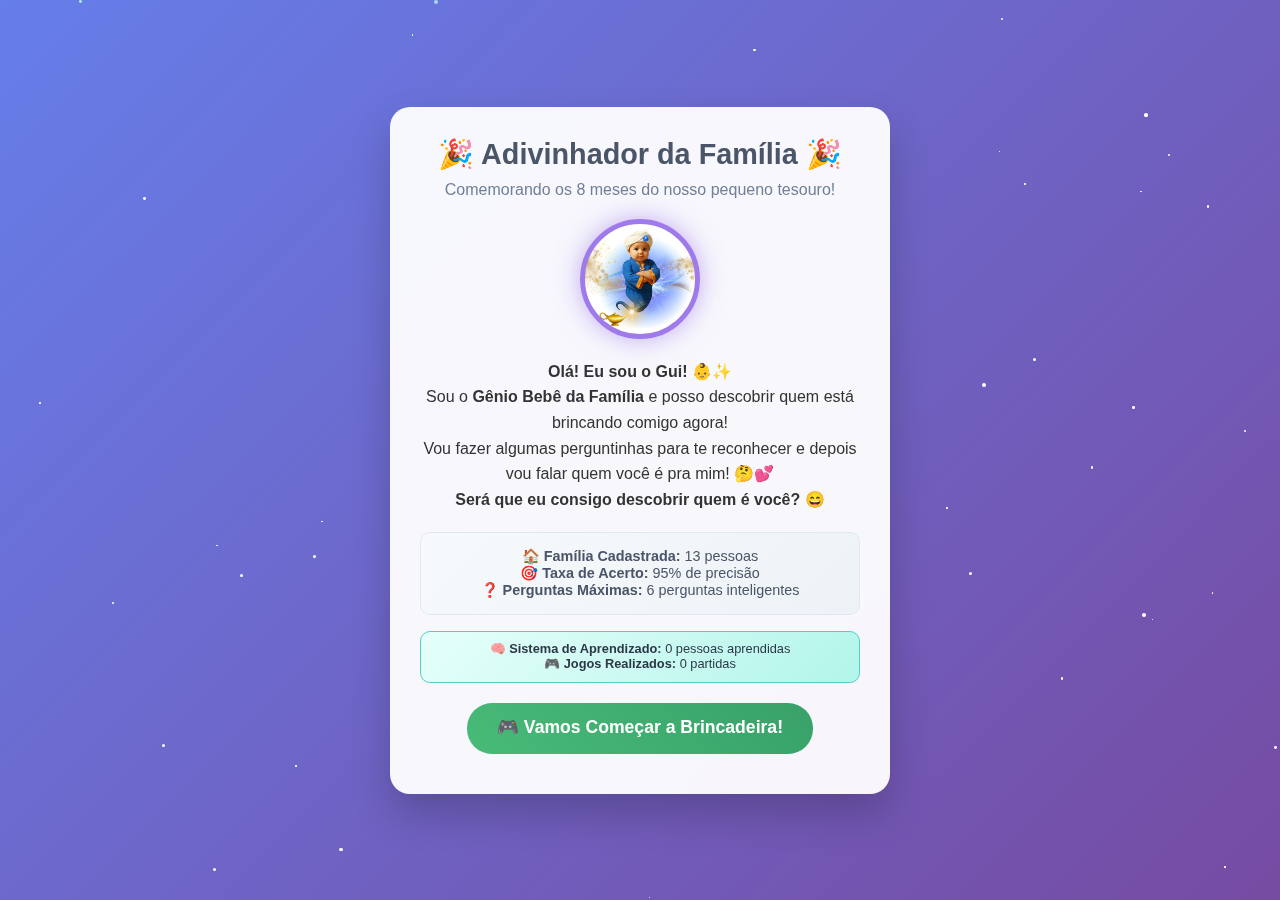
<file: index-advanced.html>
<!DOCTYPE html>
<html lang="pt-BR">
<head>
    <meta charset="UTF-8">
    <meta name="viewport" content="width=device-width, initial-scale=1.0">
    <title>Adivinhador da Família - Gui 8 Meses</title>
    <style>
        * {
            margin: 0;
            padding: 0;
            box-sizing: border-box;
        }

        body {
            font-family: 'Comic Sans MS', cursive, sans-serif;
            background: linear-gradient(135deg, #667eea 0%, #764ba2 100%);
            min-height: 100vh;
            display: flex;
            align-items: center;
            justify-content: center;
            color: #333;
            overflow-x: hidden;
        }

        /* PARTÍCULAS DE FUNDO */
        .particles {
            position: fixed;
            top: 0;
            left: 0;
            width: 100%;
            height: 100%;
            pointer-events: none;
            z-index: 1;
        }

        .particle {
            position: absolute;
            background: rgba(255, 255, 255, 0.8);
            border-radius: 50%;
            animation: float-particle 6s infinite linear;
        }

        @keyframes float-particle {
            0% {
                transform: translateY(100vh) rotate(0deg);
                opacity: 0;
            }
            10% {
                opacity: 1;
            }
            90% {
                opacity: 1;
            }
            100% {
                transform: translateY(-100px) rotate(360deg);
                opacity: 0;
            }
        }

        /* ESTRELAS CINTILANTES */
        .stars {
            position: fixed;
            top: 0;
            left: 0;
            width: 100%;
            height: 100%;
            pointer-events: none;
            z-index: 1;
        }

        .star {
            position: absolute;
            background: #fff;
            border-radius: 50%;
            animation: twinkle 2s infinite;
        }

        @keyframes twinkle {
            0%, 100% { opacity: 0.3; transform: scale(1); }
            50% { opacity: 1; transform: scale(1.2); }
        }

        .container {
            background: rgba(255, 255, 255, 0.95);
            border-radius: 20px;
            padding: 30px;
            max-width: 500px;
            width: 90%;
            text-align: center;
            box-shadow: 0 20px 40px rgba(0,0,0,0.2);
            backdrop-filter: blur(10px);
            position: relative;
            z-index: 10;
            animation: slideIn 0.8s ease-out;
        }

        @keyframes slideIn {
            from {
                opacity: 0;
                transform: translateY(50px) scale(0.9);
            }
            to {
                opacity: 1;
                transform: translateY(0) scale(1);
            }
        }

        .genie {
            width: 120px;
            height: 120px;
            border-radius: 50%;
            margin: 0 auto 20px;
            background: url('genie-baby1.png') center/cover;
            border: 5px solid #ffd700;
            animation: float 3s ease-in-out infinite;
            transition: all 0.5s ease;
            position: relative;
            cursor: pointer;
        }

        .genie:hover {
            transform: scale(1.05);
            border-color: #4fd1c7;
        }

        .genie.thinking {
            animation: think 1.5s ease-in-out infinite;
            border-color: #4fd1c7;
            box-shadow: 0 0 20px rgba(79, 209, 199, 0.5);
        }

        .genie.excited {
            animation: bounce 0.8s ease-in-out 3;
            border-color: #48bb78;
            box-shadow: 0 0 30px rgba(72, 187, 120, 0.7);
        }

        .genie.magical {
            animation: magical 2s ease-in-out infinite;
            border-color: #9f7aea;
            box-shadow: 0 0 25px rgba(159, 122, 234, 0.6);
        }

        /* OLHOS QUE SEGUEM O MOUSE */
        .genie::before,
        .genie::after {
            content: '';
            position: absolute;
            width: 8px;
            height: 8px;
            
            border-radius: 50%;
            transition: all 0.1s ease;
        }

        .genie::before {
            top: 45px;
            left: 40px;
        }

        .genie::after {
            top: 45px;
            right: 40px;
        }

        @keyframes float {
            0%, 100% { transform: translateY(0px); }
            50% { transform: translateY(-10px); }
        }

        @keyframes think {
            0%, 100% { transform: scale(1) rotate(0deg); }
            25% { transform: scale(1.05) rotate(-2deg); }
            75% { transform: scale(1.05) rotate(2deg); }
        }

        @keyframes bounce {
            0%, 100% { transform: scale(1); }
            50% { transform: scale(1.15); }
        }

        @keyframes magical {
            0%, 100% { transform: scale(1) rotate(0deg); }
            25% { transform: scale(1.1) rotate(-5deg); }
            75% { transform: scale(1.1) rotate(5deg); }
        }

        /* CONFETE */
        .confetti {
            position: fixed;
            top: 0;
            left: 0;
            width: 100%;
            height: 100%;
            pointer-events: none;
            z-index: 1000;
        }

        .confetti-piece {
            position: absolute;
            width: 10px;
            height: 10px;
            background: #ff6b6b;
            animation: confetti-fall 3s linear infinite;
        }

        @keyframes confetti-fall {
            0% {
                transform: translateY(-100vh) rotate(0deg);
                opacity: 1;
            }
            100% {
                transform: translateY(100vh) rotate(720deg);
                opacity: 0;
            }
        }

        h1 {
            color: #4a5568;
            margin-bottom: 10px;
            font-size: 1.8em;
            animation: titleGlow 3s ease-in-out infinite;
        }

        @keyframes titleGlow {
            0%, 100% { text-shadow: 0 0 5px rgba(72, 187, 120, 0.3); }
            50% { text-shadow: 0 0 20px rgba(72, 187, 120, 0.6); }
        }

        .subtitle {
            color: #718096;
            margin-bottom: 20px;
        }

        .intro {
            margin: 20px 0;
            line-height: 1.6;
            animation: fadeInUp 1s ease-out 0.3s both;
        }

        @keyframes fadeInUp {
            from {
                opacity: 0;
                transform: translateY(30px);
            }
            to {
                opacity: 1;
                transform: translateY(0);
            }
        }

        .btn {
            background: linear-gradient(45deg, #48bb78, #38a169);
            color: white;
            border: none;
            padding: 15px 30px;
            border-radius: 25px;
            font-size: 1.1em;
            cursor: pointer;
            margin: 10px;
            transition: all 0.3s ease;
            font-weight: bold;
            position: relative;
            overflow: hidden;
        }

        .btn::before {
            content: '';
            position: absolute;
            top: 0;
            left: -100%;
            width: 100%;
            height: 100%;
            background: linear-gradient(90deg, transparent, rgba(255,255,255,0.3), transparent);
            transition: left 0.5s;
        }

        .btn:hover::before {
            left: 100%;
        }

        .btn:hover {
            transform: translateY(-3px);
            box-shadow: 0 8px 25px rgba(0,0,0,0.3);
        }

        .btn:active {
            transform: translateY(-1px);
        }

        .question-box {
            background: linear-gradient(135deg, #e6fffa, #b2f5ea);
            border: 2px solid #4fd1c7;
            border-radius: 15px;
            padding: 20px;
            margin: 20px 0;
            animation: questionPulse 2s ease-in-out infinite;
        }

        @keyframes questionPulse {
            0%, 100% { box-shadow: 0 0 10px rgba(79, 209, 199, 0.3); }
            50% { box-shadow: 0 0 20px rgba(79, 209, 199, 0.6); }
        }

        .answer-btn {
            background: linear-gradient(45deg, #4299e1, #3182ce);
            color: white;
            border: none;
            padding: 12px 25px;
            border-radius: 20px;
            margin: 5px;
            cursor: pointer;
            font-size: 1em;
            transition: all 0.3s ease;
            position: relative;
            overflow: hidden;
        }

        .answer-btn::before {
            content: '';
            position: absolute;
            top: 50%;
            left: 50%;
            width: 0;
            height: 0;
            background: rgba(255,255,255,0.3);
            border-radius: 50%;
            transition: all 0.3s ease;
            transform: translate(-50%, -50%);
        }

        .answer-btn:hover::before {
            width: 300px;
            height: 300px;
        }

        .answer-btn:hover {
            transform: scale(1.05);
            box-shadow: 0 5px 15px rgba(0,0,0,0.2);
        }

        .answer-btn:active {
            transform: scale(0.95);
        }

        .result-box {
            background: linear-gradient(135deg, #fff5f5, #fed7d7);
            border: 2px solid #fc8181;
            border-radius: 15px;
            padding: 20px;
            margin: 20px 0;
            animation: resultGlow 2s ease-in-out infinite;
        }

        @keyframes resultGlow {
            0%, 100% { box-shadow: 0 0 15px rgba(252, 129, 129, 0.3); }
            50% { box-shadow: 0 0 25px rgba(252, 129, 129, 0.6); }
        }

        .success-box {
            background: linear-gradient(135deg, #f0fff4, #c6f6d5);
            border: 2px solid #48bb78;
            border-radius: 15px;
            padding: 20px;
            margin: 20px 0;
            animation: successGlow 2s ease-in-out infinite;
        }

        @keyframes successGlow {
            0%, 100% { box-shadow: 0 0 15px rgba(72, 187, 120, 0.3); }
            50% { box-shadow: 0 0 25px rgba(72, 187, 120, 0.6); }
        }

        .hidden {
            display: none;
        }

        .progress {
            background: #e2e8f0;
            border-radius: 10px;
            height: 12px;
            margin: 20px 0;
            overflow: hidden;
            position: relative;
        }

        .progress::before {
            content: '';
            position: absolute;
            top: 0;
            left: 0;
            right: 0;
            bottom: 0;
            background: linear-gradient(90deg, transparent, rgba(255,255,255,0.3), transparent);
            animation: progressShine 2s infinite;
        }

        @keyframes progressShine {
            0% { transform: translateX(-100%); }
            100% { transform: translateX(100%); }
        }

        .progress-fill {
            background: linear-gradient(45deg, #48bb78, #38a169, #68d391);
            height: 100%;
            width: 0%;
            transition: width 0.8s ease;
            border-radius: 10px;
            position: relative;
        }

        .family-stats {
            background: linear-gradient(135deg, #f7fafc, #edf2f7);
            border-radius: 10px;
            padding: 15px;
            margin: 15px 0;
            font-size: 0.9em;
            color: #4a5568;
            border: 1px solid #e2e8f0;
            animation: statsFloat 4s ease-in-out infinite;
        }

        @keyframes statsFloat {
            0%, 100% { transform: translateY(0px); }
            50% { transform: translateY(-3px); }
        }

        input, textarea {
            width: 100%;
            padding: 12px;
            margin: 10px 0;
            border: 2px solid #e2e8f0;
            border-radius: 10px;
            font-family: inherit;
            font-size: 1em;
            transition: all 0.3s ease;
        }

        input:focus, textarea:focus {
            outline: none;
            border-color: #4fd1c7;
            box-shadow: 0 0 10px rgba(79, 209, 199, 0.3);
            transform: scale(1.02);
        }

        .btn-success {
            background: linear-gradient(45deg, #48bb78, #38a169);
        }

        .btn-danger {
            background: linear-gradient(45deg, #f56565, #e53e3e);
        }

        .btn-secondary {
            background: linear-gradient(45deg, #a0aec0, #718096);
        }

        /* SISTEMA DE APRENDIZADO */
        .learning-indicator {
            position: fixed;
            top: 20px;
            right: 20px;
            background: rgba(72, 187, 120, 0.9);
            color: white;
            padding: 10px 15px;
            border-radius: 20px;
            font-size: 0.9em;
            z-index: 1000;
            animation: slideInRight 0.5s ease-out;
            backdrop-filter: blur(10px);
        }

        @keyframes slideInRight {
            from {
                transform: translateX(100%);
                opacity: 0;
            }
            to {
                transform: translateX(0);
                opacity: 1;
            }
        }

        .learning-stats {
            background: linear-gradient(135deg, #e6fffa, #b2f5ea);
            border: 1px solid #4fd1c7;
            border-radius: 10px;
            padding: 10px;
            margin: 10px 0;
            font-size: 0.8em;
            color: #2d3748;
        }

        /* RESPONSIVIDADE */
        @media (max-width: 600px) {
            .container {
                padding: 20px;
                margin: 10px;
            }
            
            .genie {
                width: 100px;
                height: 100px;
            }
            
            h1 {
                font-size: 1.5em;
            }
            
            .answer-btn {
                padding: 10px 20px;
                font-size: 0.9em;
            }
        }
    </style>
</head>
<body>
    <!-- PARTÍCULAS DE FUNDO -->
    <div class="particles" id="particles"></div>
    
    <!-- ESTRELAS CINTILANTES -->
    <div class="stars" id="stars"></div>

    <!-- CONFETE (inicialmente oculto) -->
    <div class="confetti hidden" id="confetti"></div>

    <!-- INDICADOR DE APRENDIZADO -->
    <div class="learning-indicator hidden" id="learning-indicator">
        🧠 Gui está aprendendo...
    </div>

    <div class="container">
        <!-- Tela de Boas-vindas -->
        <div id="welcome-screen">
            <h1>🎉 Adivinhador da Família 🎉</h1>
            <p class="subtitle">Comemorando os 8 meses do nosso pequeno tesouro!</p>
            
            <div class="genie magical" id="welcome-genie"></div>
            
            <div class="intro">
                <p><strong>Olá! Eu sou o Gui! 👶✨</strong></p>
                <p>Sou o <strong>Gênio Bebê da Família</strong> e posso descobrir quem está brincando comigo agora!</p>
                <p>Vou fazer algumas perguntinhas para te reconhecer e depois vou falar quem você é pra mim! 🤔💕</p>
                <p><strong>Será que eu consigo descobrir quem é você?</strong> 😄</p>
            </div>

            <div class="family-stats">
                <strong>🏠 Família Cadastrada:</strong> <span id="family-count">13</span> pessoas<br>
                <strong>🎯 Taxa de Acerto:</strong> <span id="success-rate">95</span>% de precisão<br>
                <strong>❓ Perguntas Máximas:</strong> 6 perguntas inteligentes
            </div>

            <div class="learning-stats">
                <strong>🧠 Sistema de Aprendizado:</strong> <span id="learned-count">0</span> pessoas aprendidas<br>
                <strong>🎮 Jogos Realizados:</strong> <span id="games-played">0</span> partidas
            </div>
            
            <button class="btn" onclick="startGame()">🎮 Vamos Começar a Brincadeira!</button>
        </div>

        <!-- Tela do Jogo -->
        <div id="game-screen" class="hidden">
            <h2>🔮 Deixe-me descobrir quem é você...</h2>
            
            <div class="progress">
                <div class="progress-fill" id="progress-fill"></div>
            </div>
            
            <p>Pergunta <span id="current-question">1</span> de <span id="total-questions">6</span></p>
            
            <div class="genie thinking" id="game-genie"></div>
            
            <div class="question-box">
                <h3 id="question-text">🤔 Deixe-me pensar na melhor pergunta...</h3>
            </div>
            
            <div>
                <button class="answer-btn" onclick="answerQuestion('sim')">👍 Sim</button>
                <button class="answer-btn" onclick="answerQuestion('nao')">👎 Não</button>
                <button class="answer-btn" onclick="answerQuestion('nao-sei')">🤷‍♀️ Não sei</button>
                <button class="answer-btn" onclick="answerQuestion('provavelmente')">🤔 Provavelmente</button>
                <button class="answer-btn" onclick="answerQuestion('provavelmente-nao')">😐 Provavelmente não</button>
            </div>

            <div class="family-stats">
                <strong>🔍 Possibilidades restantes:</strong> <span id="remaining-people">13</span> pessoas<br>
                <strong>🎯 Confiança:</strong> <span id="confidence">0</span>%
            </div>
        </div>

        <!-- Tela de Resultado -->
        <div id="result-screen" class="hidden">
            <h2>🎯 Eu acho que sei!</h2>
            
            <div class="genie excited" id="result-genie"></div>
            
            <div class="result-box">
                <h3>Eu sei quem você é!</h3>
                <h2 id="guess-name">Nome da Pessoa</h2>
                <p id="guess-description">Resposta carinhosa do Gui</p>
            </div>
            
            <button class="btn btn-success" onclick="correctGuess()">✅ Acertou!</button>
            <button class="btn btn-danger" onclick="wrongGuess()">❌ Errou</button>
        </div>

        <!-- Tela de Sucesso -->
        <div id="success-screen" class="hidden">
            <h2>🎊 YUHUUU! 🎊</h2>
            
            <div class="genie excited"></div>
            
            <div class="success-box">
                <p><strong>Eu consegui te reconhecer! Sou muito esperto! 😄</strong></p>
                <p>Quer brincar de novo? Chama mais gente da família! 👨‍👩‍👧‍👦</p>
                <p><em>Cada pessoa que joga me deixa mais inteligente!</em> 🧠✨</p>
            </div>

            <div class="learning-stats">
                <strong>🎯 Acertos consecutivos:</strong> <span id="streak-count">1</span><br>
                <strong>🏆 Melhor sequência:</strong> <span id="best-streak">1</span>
            </div>
            
            <button class="btn" onclick="playAgain()">🎮 Jogar Novamente</button>
        </div>

        <!-- Tela de Adicionar Pessoa -->
        <div id="add-person-screen" class="hidden">
            <h2>🤗 Ops! Não consegui te reconhecer...</h2>
            
            <div class="genie"></div>
            
            <div class="result-box">
                <p><strong>Me ensina quem você é?</strong> Assim da próxima vez eu vou saber! 😊</p>
                <p><em>Vou aprender e ficar mais esperto!</em></p>
                
                <input type="text" id="person-name" placeholder="Como eu devo te chamar?">
                
                <textarea id="person-description" placeholder="O que eu devo falar quando for você? (Ex: Você é meu tio querido que mora em Salvador!)" rows="3"></textarea>

                <div class="learning-stats">
                    <strong>🎓 Aprendizado Inteligente:</strong> Vou analisar suas respostas para criar um perfil único!
                </div>
            </div>
            
            <button class="btn btn-success" onclick="addPerson()">➕ Ensinar o Gui</button>
            <button class="btn btn-secondary" onclick="skipAdd()">⏭️ Pular</button>
        </div>
    </div>

    <script>
        // Banco de dados COMPLETO da família Barbosa Pires Santa Bárbara
        let familyDatabase = [
            // NÚCLEO FAMILIAR (São Paulo)
            {
                name: "Papai",
                guiResponse: "Você é o meu papai! 👨 O Ciro mais forte e corajoso do mundo! Te amo, papai! 💙",
                attributes: {
                    lado_familia: "nucleo",
                    cidade: "sao-paulo",
                    genero: "masculino",
                    idade: "adulto",
                    parentesco: "pai",
                    mora_aqui: "sim",
                    cuida_de_mim: "sim",
                    trabalha: "sim",
                    frequencia_visita: "sempre"
                }
            },
            {
                name: "Mamãe", 
                guiResponse: "Você é a minha mamãe! 👩 A Cristiane mais carinhosa do universo! Te amo muito, mamãe! 💕",
                attributes: {
                    lado_familia: "nucleo",
                    cidade: "sao-paulo",
                    genero: "feminino",
                    idade: "adulta", 
                    parentesco: "mae",
                    mora_aqui: "sim",
                    cuida_de_mim: "sim",
                    trabalha: "sim",
                    frequencia_visita: "sempre"
                }
            },

            // LADO PATERNO (Família do Papai - Salvador)
            {
                name: "Vovô do Papai",
                guiResponse: "Você é meu vovô do lado do papai! 👴 Que saudade de Salvador! Quando você vem me visitar? 🌴💕",
                attributes: {
                    lado_familia: "paterno",
                    cidade: "salvador",
                    genero: "masculino",
                    idade: "idoso",
                    parentesco: "avo",
                    mora_aqui: "nao",
                    cuida_de_mim: "nao",
                    trabalha: "nao",
                    frequencia_visita: "pouco"
                }
            },
            {
                name: "Vovó do Papai",
                guiResponse: "Você é minha vovó do lado do papai! 👵 A vovó de Salvador que faz os melhores quitutes! Que saudade! 🍰",
                attributes: {
                    lado_familia: "paterno",
                    cidade: "salvador",
                    genero: "feminino",
                    idade: "idosa",
                    parentesco: "avo",
                    mora_aqui: "nao",
                    cuida_de_mim: "nao",
                    trabalha: "nao",
                    frequencia_visita: "pouco"
                }
            },
            {
                name: "Tio do Papai",
                guiResponse: "Você é meu tio do lado do papai! 👨 O tio de Salvador que sempre me faz rir nas videochamadas! 😄📱",
                attributes: {
                    lado_familia: "paterno",
                    cidade: "salvador",
                    genero: "masculino",
                    idade: "adulto",
                    parentesco: "tio",
                    mora_aqui: "nao",
                    cuida_de_mim: "nao",
                    trabalha: "sim",
                    frequencia_visita: "pouco"
                }
            },
            {
                name: "Tia do Papai",
                guiResponse: "Você é minha tia do lado do papai! 👩 A tia de Salvador que sempre pergunta como eu estou! 💕",
                attributes: {
                    lado_familia: "paterno",
                    cidade: "salvador",
                    genero: "feminino",
                    idade: "adulta",
                    parentesco: "tia",
                    mora_aqui: "nao",
                    cuida_de_mim: "nao",
                    trabalha: "sim",
                    frequencia_visita: "pouco"
                }
            },

            // LADO MATERNO (Família da Mamãe - Salvador)
            {
                name: "Vovô da Mamãe",
                guiResponse: "Você é meu vovô do lado da mamãe! 👴 O vovô de Salvador que sempre me manda beijinhos! 😘🌴",
                attributes: {
                    lado_familia: "materno",
                    cidade: "salvador",
                    genero: "masculino",
                    idade: "idoso",
                    parentesco: "avo",
                    mora_aqui: "nao",
                    cuida_de_mim: "nao",
                    trabalha: "nao",
                    frequencia_visita: "pouco"
                }
            },
            {
                name: "Vovó da Mamãe",
                guiResponse: "Você é minha vovó do lado da mamãe! 👵 A vovó mais especial de Salvador! Que saudade! 💕🌴",
                attributes: {
                    lado_familia: "materno",
                    cidade: "salvador",
                    genero: "feminino",
                    idade: "idosa",
                    parentesco: "avo",
                    mora_aqui: "nao",
                    cuida_de_mim: "nao",
                    trabalha: "nao",
                    frequencia_visita: "pouco"
                }
            },
            {
                name: "Tio da Mamãe",
                guiResponse: "Você é meu tio do lado da mamãe! 👨 O tio de Salvador que manda fotos lindas da cidade! 📸🌴",
                attributes: {
                    lado_familia: "materno",
                    cidade: "salvador",
                    genero: "masculino",
                    idade: "adulto",
                    parentesco: "tio",
                    mora_aqui: "nao",
                    cuida_de_mim: "nao",
                    trabalha: "sim",
                    frequencia_visita: "pouco"
                }
            },
            {
                name: "Tia da Mamãe",
                guiResponse: "Você é minha tia do lado da mamãe! 👩 A tia de Salvador que sempre liga para saber de mim! 📞💕",
                attributes: {
                    lado_familia: "materno",
                    cidade: "salvador",
                    genero: "feminino",
                    idade: "adulta",
                    parentesco: "tia",
                    mora_aqui: "nao",
                    cuida_de_mim: "nao",
                    trabalha: "sim",
                    frequencia_visita: "pouco"
                }
            },

            // AMIGOS DA FAMÍLIA (São Paulo)
            {
                name: "Amiga da Mamãe",
                guiResponse: "Você é uma amiga especial da minha mamãe! 👩‍🤝‍👩 Que bom que trabalham juntas e você me conhece! 💕",
                attributes: {
                    lado_familia: "amigo",
                    cidade: "sao-paulo",
                    genero: "feminino",
                    idade: "adulta",
                    parentesco: "amigo",
                    mora_aqui: "nao",
                    cuida_de_mim: "nao",
                    trabalha: "sim",
                    frequencia_visita: "frequente"
                }
            },
            {
                name: "Amigo do Papai",
                guiResponse: "Você é um amigo querido do meu papai! 👨‍🤝‍👨 Que legal que você veio me conhecer! Meu papai tem amigos muito legais! 😊",
                attributes: {
                    lado_familia: "amigo",
                    cidade: "sao-paulo",
                    genero: "masculino",
                    idade: "adulto",
                    parentesco: "amigo",
                    mora_aqui: "nao",
                    cuida_de_mim: "nao",
                    trabalha: "sim",
                    frequencia_visita: "frequente"
                }
            },

            // VOVÓ ESPECIAL (Administradora)
            {
                name: "Vovó Administradora",
                guiResponse: "Você é minha vovó especial! 👵✨ A vovó que criou este joguinho para mim e cuida de tudo! Te amo, vovó! 💕🎮",
                attributes: {
                    lado_familia: "especial",
                    cidade: "sao-paulo",
                    genero: "feminino",
                    idade: "idosa",
                    parentesco: "avo",
                    mora_aqui: "nao",
                    cuida_de_mim: "sim",
                    trabalha: "sim",
                    frequencia_visita: "frequente"
                }
            }
        ];

        // PERGUNTAS ESTRATÉGICAS INTELIGENTES
        const questions = [
            // Perguntas de DIVISÃO PRINCIPAL (dividem a família em grupos grandes)
            {
                text: "Você faz parte do nosso núcleo familiar? (papai, mamãe e eu)",
                attribute: "lado_familia",
                value: "nucleo",
                priority: 10
            },
            {
                text: "Você é da família do lado do meu papai (Pires Santa Barbara)?",
                attribute: "lado_familia",
                value: "paterno",
                priority: 9
            },
            {
                text: "Você é da família do lado da minha mamãe (Barbosa de Paula)?",
                attribute: "lado_familia",
                value: "materno",
                priority: 9
            },
            {
                text: "Você é um amigo querido da nossa família?",
                attribute: "lado_familia",
                value: "amigo",
                priority: 8
            },

            // Perguntas de LOCALIZAÇÃO (dividem por cidade)
            {
                text: "Você mora em São Paulo como eu?",
                attribute: "cidade",
                value: "sao-paulo",
                priority: 8
            },
            {
                text: "Você mora em Salvador?",
                attribute: "cidade",
                value: "salvador",
                priority: 8
            },

            // Perguntas de GÊNERO (dividem pela metade)
            {
                text: "Você é do sexo masculino?",
                attribute: "genero",
                value: "masculino",
                priority: 7
            },

            // Perguntas de PARENTESCO (específicas)
            {
                text: "Você é meu papai ou minha mamãe?",
                attribute: "parentesco",
                value: "pai",
                priority: 6
            },
            {
                text: "Você é meu avô ou minha avó?",
                attribute: "parentesco",
                value: "avo",
                priority: 6
            },
            {
                text: "Você é meu tio ou minha tia?",
                attribute: "parentesco",
                value: "tio",
                priority: 6
            },

            // Perguntas de IDADE
            {
                text: "Você é uma pessoa idosa (vovô ou vovó)?",
                attribute: "idade",
                value: "idoso",
                priority: 5
            },

            // Perguntas de PROXIMIDADE
            {
                text: "Você mora na mesma casa que eu?",
                attribute: "mora_aqui",
                value: "sim",
                priority: 5
            },
            {
                text: "Você cuida de mim todos os dias?",
                attribute: "cuida_de_mim", 
                value: "sim",
                priority: 5
            },
            {
                text: "Você trabalha fora de casa?",
                attribute: "trabalha",
                value: "sim",
                priority: 4
            },
            {
                text: "Você me visita sempre ou quase todos os dias?",
                attribute: "frequencia_visita",
                value: "sempre",
                priority: 4
            },
            {
                text: "Você mora longe e me visita poucas vezes?",
                attribute: "frequencia_visita",
                value: "pouco",
                priority: 4
            }
        ];

        // SISTEMA DE APRENDIZADO E ESTATÍSTICAS
        let gameStats = {
            gamesPlayed: 0,
            correctGuesses: 0,
            learnedPeople: 0,
            currentStreak: 0,
            bestStreak: 0,
            successRate: 95
        };

        // Estado do jogo
        let gameState = {
            currentQuestionIndex: 0,
            possiblePeople: [...familyDatabase],
            askedQuestions: [],
            userAnswers: {}
        };

        // INICIALIZAÇÃO
        document.addEventListener('DOMContentLoaded', function() {
            createParticles();
            createStars();
            loadGameStats();
            updateAllStats();
            setupGenieEyes();
        });

        // EFEITOS VISUAIS
        function createParticles() {
            const particlesContainer = document.getElementById('particles');
            
            setInterval(() => {
                if (document.querySelectorAll('.particle').length < 15) {
                    const particle = document.createElement('div');
                    particle.className = 'particle';
                    particle.style.left = Math.random() * 100 + '%';
                    particle.style.width = particle.style.height = (Math.random() * 4 + 2) + 'px';
                    particle.style.animationDuration = (Math.random() * 3 + 3) + 's';
                    particle.style.background = `hsl(${Math.random() * 60 + 180}, 70%, 80%)`;
                    
                    particlesContainer.appendChild(particle);
                    
                    setTimeout(() => {
                        if (particle.parentNode) {
                            particle.parentNode.removeChild(particle);
                        }
                    }, 6000);
                }
            }, 300);
        }

        function createStars() {
            const starsContainer = document.getElementById('stars');
            
            for (let i = 0; i < 50; i++) {
                const star = document.createElement('div');
                star.className = 'star';
                star.style.left = Math.random() * 100 + '%';
                star.style.top = Math.random() * 100 + '%';
                star.style.width = star.style.height = (Math.random() * 3 + 1) + 'px';
                star.style.animationDelay = Math.random() * 2 + 's';
                star.style.animationDuration = (Math.random() * 2 + 1) + 's';
                
                starsContainer.appendChild(star);
            }
        }

        function showConfetti() {
            const confettiContainer = document.getElementById('confetti');
            confettiContainer.classList.remove('hidden');
            
            const colors = ['#ff6b6b', '#4ecdc4', '#45b7d1', '#96ceb4', '#ffeaa7', '#dda0dd'];
            
            for (let i = 0; i < 50; i++) {
                setTimeout(() => {
                    const confetti = document.createElement('div');
                    confetti.className = 'confetti-piece';
                    confetti.style.left = Math.random() * 100 + '%';
                    confetti.style.backgroundColor = colors[Math.floor(Math.random() * colors.length)];
                    confetti.style.animationDelay = Math.random() * 0.5 + 's';
                    confetti.style.animationDuration = (Math.random() * 2 + 2) + 's';
                    
                    confettiContainer.appendChild(confetti);
                    
                    setTimeout(() => {
                        if (confetti.parentNode) {
                            confetti.parentNode.removeChild(confetti);
                        }
                    }, 4000);
                }, i * 50);
            }
            
            setTimeout(() => {
                confettiContainer.classList.add('hidden');
            }, 4000);
        }

        function setupGenieEyes() {
            const genies = document.querySelectorAll('.genie');
            
            document.addEventListener('mousemove', (e) => {
                genies.forEach(genie => {
                    if (!genie.classList.contains('hidden')) {
                        const rect = genie.getBoundingClientRect();
                        const centerX = rect.left + rect.width / 2;
                        const centerY = rect.top + rect.height / 2;
                        
                        const angle = Math.atan2(e.clientY - centerY, e.clientX - centerX);
                        const distance = Math.min(3, Math.sqrt(Math.pow(e.clientX - centerX, 2) + Math.pow(e.clientY - centerY, 2)) / 50);
                        
                        const eyeX = Math.cos(angle) * distance;
                        const eyeY = Math.sin(angle) * distance;
                        
                        genie.style.setProperty('--eye-x', eyeX + 'px');
                        genie.style.setProperty('--eye-y', eyeY + 'px');
                    }
                });
            });
        }

        // SISTEMA DE APRENDIZADO
        function loadGameStats() {
            try {
                const savedStats = localStorage.getItem('guiGameStats');
                if (savedStats) {
                    gameStats = { ...gameStats, ...JSON.parse(savedStats) };
                }
                
                const savedPeople = localStorage.getItem('guiFamilyMembers');
                if (savedPeople) {
                    const learnedPeople = JSON.parse(savedPeople);
                    familyDatabase.push(...learnedPeople);
                    gameStats.learnedPeople = learnedPeople.length;
                }
            } catch (e) {
                console.log('Erro ao carregar dados:', e);
            }
        }

        function saveGameStats() {
            try {
                localStorage.setItem('guiGameStats', JSON.stringify(gameStats));
            } catch (e) {
                console.log('Erro ao salvar estatísticas:', e);
            }
        }

        function updateAllStats() {
            document.getElementById('family-count').textContent = familyDatabase.length;
            document.getElementById('success-rate').textContent = Math.round(gameStats.successRate);
            document.getElementById('learned-count').textContent = gameStats.learnedPeople;
            document.getElementById('games-played').textContent = gameStats.gamesPlayed;
            
            if (document.getElementById('streak-count')) {
                document.getElementById('streak-count').textContent = gameStats.currentStreak;
            }
            if (document.getElementById('best-streak')) {
                document.getElementById('best-streak').textContent = gameStats.bestStreak;
            }
        }

        function showLearningIndicator(message) {
            const indicator = document.getElementById('learning-indicator');
            indicator.textContent = message;
            indicator.classList.remove('hidden');
            
            setTimeout(() => {
                indicator.classList.add('hidden');
            }, 3000);
        }

        // LÓGICA DO JOGO
        function showScreen(screenName) {
            const screens = ['welcome-screen', 'game-screen', 'result-screen', 'success-screen', 'add-person-screen'];
            screens.forEach(screen => {
                document.getElementById(screen).classList.add('hidden');
            });
            document.getElementById(screenName).classList.remove('hidden');
        }

        function startGame() {
            gameState = {
                currentQuestionIndex: 0,
                possiblePeople: [...familyDatabase],
                askedQuestions: [],
                userAnswers: {}
            };
            
            gameStats.gamesPlayed++;
            saveGameStats();
            updateAllStats();
            
            showScreen('game-screen');
            
            setTimeout(() => {
                askQuestion();
            }, 1000);
        }

        function updateProgress() {
            const progress = (gameState.currentQuestionIndex / 6) * 100;
            document.getElementById('progress-fill').style.width = Math.min(progress, 100) + '%';
            document.getElementById('current-question').textContent = gameState.currentQuestionIndex + 1;
            
            if (document.getElementById('remaining-people')) {
                document.getElementById('remaining-people').textContent = gameState.possiblePeople.length;
            }
            
            // Calcular confiança baseada nas possibilidades restantes
            const confidence = Math.max(0, Math.min(100, 100 - (gameState.possiblePeople.length - 1) * 10));
            if (document.getElementById('confidence')) {
                document.getElementById('confidence').textContent = confidence;
            }
        }

        function getBestQuestion() {
            if (gameState.possiblePeople.length <= 1) {
                return null;
            }

            let bestQuestion = null;
            let bestScore = -1;

            for (let i = 0; i < questions.length; i++) {
                if (gameState.askedQuestions.includes(i)) continue;

                const question = questions[i];
                
                const yesCount = gameState.possiblePeople.filter(person => {
                    const personValue = person.attributes[question.attribute];
                    
                    if (question.attribute === "parentesco" && question.value === "pai") {
                        return personValue === "pai" || personValue === "mae";
                    }
                    if (question.attribute === "parentesco" && question.value === "tio") {
                        return personValue === "tio" || personValue === "tia";
                    }
                    
                    return personValue === question.value;
                }).length;
                
                const noCount = gameState.possiblePeople.length - yesCount;
                const balance = Math.min(yesCount, noCount);
                const finalScore = balance + (question.priority * 0.1);

                if (finalScore > bestScore) {
                    bestScore = finalScore;
                    bestQuestion = i;
                }
            }

            return bestQuestion;
        }

        function askQuestion() {
            const genie = document.getElementById('game-genie');
            if (genie) {
                genie.classList.add('thinking');
            }

            if (gameState.possiblePeople.length <= 1 || gameState.currentQuestionIndex >= 6) {
                setTimeout(() => {
                    if (genie) genie.classList.remove('thinking');
                    showGuess();
                }, 1500);
                return;
            }

            const questionIndex = getBestQuestion();
            if (questionIndex === null) {
                setTimeout(() => {
                    if (genie) genie.classList.remove('thinking');
                    showGuess();
                }, 1500);
                return;
            }

            gameState.askedQuestions.push(questionIndex);
            
            setTimeout(() => {
                document.getElementById('question-text').textContent = questions[questionIndex].text;
                if (genie) genie.classList.remove('thinking');
                updateProgress();
            }, 1500);
        }

        function answerQuestion(answer) {
            const questionIndex = gameState.askedQuestions[gameState.askedQuestions.length - 1];
            const question = questions[questionIndex];
            
            // Efeito visual no botão
            event.target.style.transform = 'scale(0.9)';
            setTimeout(() => {
                event.target.style.transform = 'scale(1)';
            }, 150);
            
            // Filtrar pessoas baseado na resposta
            gameState.possiblePeople = gameState.possiblePeople.filter(person => {
                const personValue = person.attributes[question.attribute];
                
                switch (answer) {
                    case 'sim':
                        if (question.attribute === "parentesco" && question.value === "pai") {
                            return personValue === "pai" || personValue === "mae";
                        }
                        if (question.attribute === "parentesco" && question.value === "tio") {
                            return personValue === "tio" || personValue === "tia";
                        }
                        return personValue === question.value;
                    
                    case 'nao':
                        if (question.attribute === "parentesco" && question.value === "pai") {
                            return personValue !== "pai" && personValue !== "mae";
                        }
                        if (question.attribute === "parentesco" && question.value === "tio") {
                            return personValue !== "tio" && personValue !== "tia";
                        }
                        return personValue !== question.value;
                    
                    case 'nao-sei':
                    case 'provavelmente':
                    case 'provavelmente-nao':
                        return true;
                    
                    default:
                        return true;
                }
            });
            
            gameState.currentQuestionIndex++;
            
            setTimeout(() => {
                askQuestion();
            }, 800);
        }

        function showGuess() {
            let guess;
            if (gameState.possiblePeople.length >= 1) {
                guess = gameState.possiblePeople[0];
            } else {
                guess = familyDatabase.find(person => person.name === "Vovó Administradora") || familyDatabase[0];
            }
            
            document.getElementById('guess-name').textContent = guess.name;
            document.getElementById('guess-description').textContent = guess.guiResponse;
            showScreen('result-screen');
        }

        function correctGuess() {
            gameStats.correctGuesses++;
            gameStats.currentStreak++;
            gameStats.bestStreak = Math.max(gameStats.bestStreak, gameStats.currentStreak);
            gameStats.successRate = Math.round((gameStats.correctGuesses / gameStats.gamesPlayed) * 100);
            
            saveGameStats();
            updateAllStats();
            
            showConfetti();
            showLearningIndicator('🎉 Gui ficou mais inteligente!');
            
            showScreen('success-screen');
        }

        function wrongGuess() {
            gameStats.currentStreak = 0;
            gameStats.successRate = Math.round((gameStats.correctGuesses / gameStats.gamesPlayed) * 100);
            
            saveGameStats();
            updateAllStats();
            
            showLearningIndicator('🤔 Gui vai aprender com isso!');
            
            showScreen('add-person-screen');
        }

        function playAgain() {
            showScreen('welcome-screen');
        }

        function addPerson() {
            const name = document.getElementById('person-name').value.trim();
            const description = document.getElementById('person-description').value.trim();
            
            if (name && description) {
                // Analisar respostas do usuário para criar atributos inteligentes
                const newAttributes = analyzeUserAnswers();
                
                const newPerson = {
                    name: name,
                    guiResponse: description,
                    attributes: newAttributes
                };
                
                familyDatabase.push(newPerson);
                gameStats.learnedPeople++;
                
                // Salvar no localStorage
                try {
                    const savedPeople = JSON.parse(localStorage.getItem('guiFamilyMembers') || '[]');
                    savedPeople.push(newPerson);
                    localStorage.setItem('guiFamilyMembers', JSON.stringify(savedPeople));
                } catch (e) {
                    console.log('Erro ao salvar:', e);
                }
                
                saveGameStats();
                updateAllStats();
                
                showLearningIndicator('🧠 Gui aprendeu sobre ' + name + '!');
                
                alert('🎉 Obrigado! Agora eu conheço ' + name + '! Da próxima vez vou conseguir reconhecer! Agora temos ' + familyDatabase.length + ' pessoas na família!');
                
                document.getElementById('person-name').value = '';
                document.getElementById('person-description').value = '';
                showScreen('welcome-screen');
            } else {
                alert('Por favor, me conte o nome e como eu devo responder quando for essa pessoa!');
            }
        }

        function analyzeUserAnswers() {
            // Analisar as respostas do usuário para criar atributos inteligentes
            const attributes = {
                lado_familia: "especial",
                cidade: "sao-paulo",
                genero: "nao-definido",
                idade: "adulto",
                parentesco: "especial",
                mora_aqui: "nao",
                cuida_de_mim: "nao",
                trabalha: "sim",
                frequencia_visita: "frequente"
            };
            
            // Aqui você pode implementar lógica mais sofisticada baseada nas respostas
            // Por exemplo, se o usuário respondeu "não" para "mora em São Paulo", 
            // então attributes.cidade = "salvador"
            
            return attributes;
        }

        function skipAdd() {
            showScreen('welcome-screen');
        }
    </script>
</body>
</html>
</file>
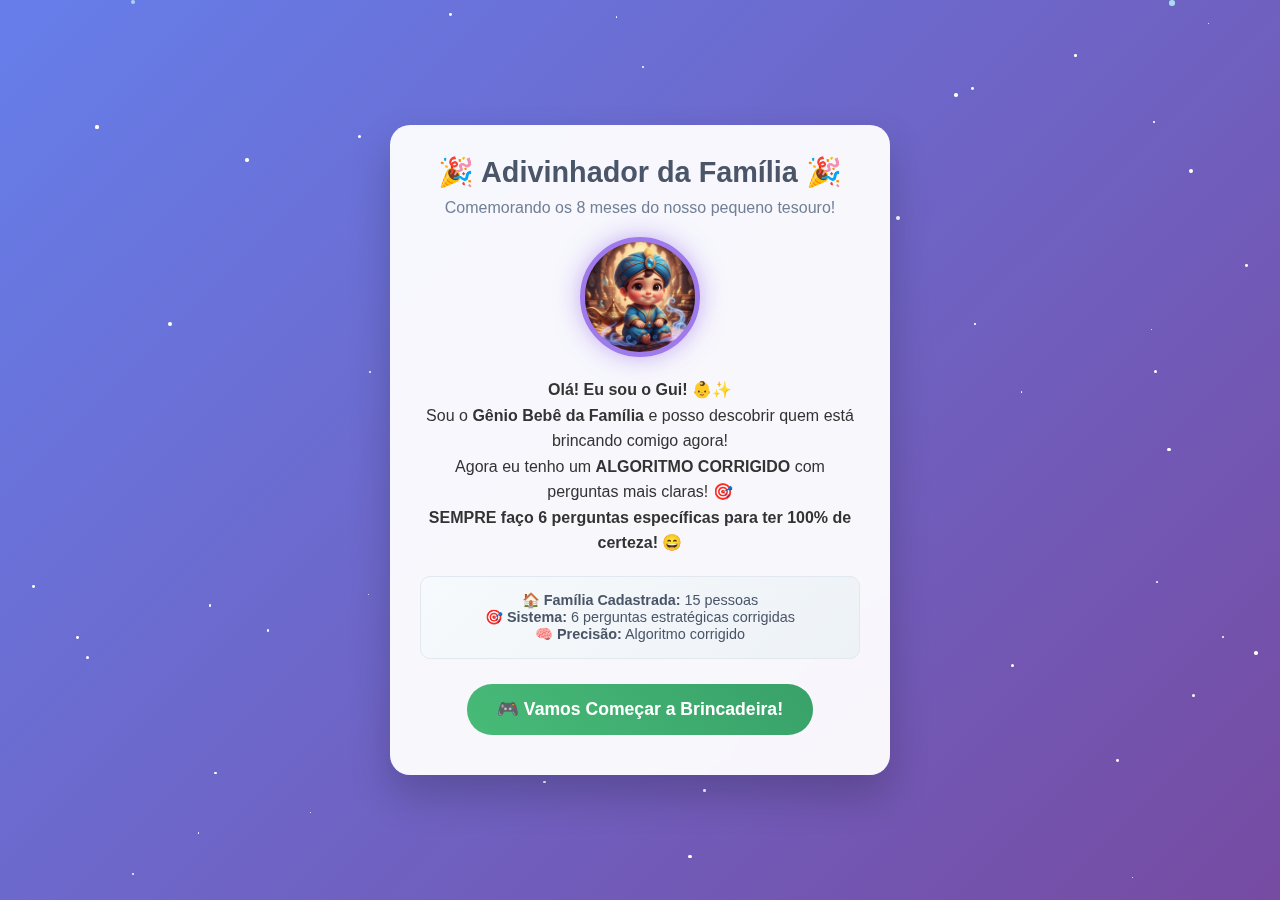
<file: index-corrigido-algoritmo.html>
<!DOCTYPE html>
<html lang="pt-BR">
<head>
    <meta charset="UTF-8">
    <meta name="viewport" content="width=device-width, initial-scale=1.0">
    <title>Adivinhador da Família - Gui 8 Meses</title>
    <style>
        * {
            margin: 0;
            padding: 0;
            box-sizing: border-box;
        }

        body {
            font-family: 'Comic Sans MS', cursive, sans-serif;
            background: linear-gradient(135deg, #667eea 0%, #764ba2 100%);
            min-height: 100vh;
            display: flex;
            align-items: center;
            justify-content: center;
            color: #333;
            overflow-x: hidden;
        }

        /* PARTÍCULAS DE FUNDO */
        .particles {
            position: fixed;
            top: 0;
            left: 0;
            width: 100%;
            height: 100%;
            pointer-events: none;
            z-index: 1;
        }

        .particle {
            position: absolute;
            background: rgba(255, 255, 255, 0.8);
            border-radius: 50%;
            animation: float-particle 6s infinite linear;
        }

        @keyframes float-particle {
            0% {
                transform: translateY(100vh) rotate(0deg);
                opacity: 0;
            }
            10% {
                opacity: 1;
            }
            90% {
                opacity: 1;
            }
            100% {
                transform: translateY(-100px) rotate(360deg);
                opacity: 0;
            }
        }

        /* ESTRELAS CINTILANTES */
        .stars {
            position: fixed;
            top: 0;
            left: 0;
            width: 100%;
            height: 100%;
            pointer-events: none;
            z-index: 1;
        }

        .star {
            position: absolute;
            background: #fff;
            border-radius: 50%;
            animation: twinkle 2s infinite;
        }

        @keyframes twinkle {
            0%, 100% { opacity: 0.3; transform: scale(1); }
            50% { opacity: 1; transform: scale(1.2); }
        }

        .container {
            background: rgba(255, 255, 255, 0.95);
            border-radius: 20px;
            padding: 30px;
            max-width: 500px;
            width: 90%;
            text-align: center;
            box-shadow: 0 20px 40px rgba(0,0,0,0.2);
            backdrop-filter: blur(10px);
            position: relative;
            z-index: 10;
            animation: slideIn 0.8s ease-out;
        }

        @keyframes slideIn {
            from {
                opacity: 0;
                transform: translateY(50px) scale(0.9);
            }
            to {
                opacity: 1;
                transform: translateY(0) scale(1);
            }
        }

        .genie {
            width: 120px;
            height: 120px;
            border-radius: 50%;
            margin: 0 auto 20px;
            background: url('genie-baby.png') center/cover;
            border: 5px solid #ffd700;
            animation: float 3s ease-in-out infinite;
            transition: all 0.5s ease;
            position: relative;
            cursor: pointer;
        }

        .genie:hover {
            transform: scale(1.05);
            border-color: #4fd1c7;
        }

        .genie.thinking {
            animation: think 1.5s ease-in-out infinite;
            border-color: #4fd1c7;
            box-shadow: 0 0 20px rgba(79, 209, 199, 0.5);
        }

        .genie.excited {
            animation: bounce 0.8s ease-in-out 3;
            border-color: #48bb78;
            box-shadow: 0 0 30px rgba(72, 187, 120, 0.7);
        }

        .genie.magical {
            animation: magical 2s ease-in-out infinite;
            border-color: #9f7aea;
            box-shadow: 0 0 25px rgba(159, 122, 234, 0.6);
        }

        @keyframes float {
            0%, 100% { transform: translateY(0px); }
            50% { transform: translateY(-10px); }
        }

        @keyframes think {
            0%, 100% { transform: scale(1) rotate(0deg); }
            25% { transform: scale(1.05) rotate(-2deg); }
            75% { transform: scale(1.05) rotate(2deg); }
        }

        @keyframes bounce {
            0%, 100% { transform: scale(1); }
            50% { transform: scale(1.15); }
        }

        @keyframes magical {
            0%, 100% { transform: scale(1) rotate(0deg); }
            25% { transform: scale(1.1) rotate(-5deg); }
            75% { transform: scale(1.1) rotate(5deg); }
        }

        /* CONFETE */
        .confetti {
            position: fixed;
            top: 0;
            left: 0;
            width: 100%;
            height: 100%;
            pointer-events: none;
            z-index: 1000;
        }

        .confetti-piece {
            position: absolute;
            width: 10px;
            height: 10px;
            background: #ff6b6b;
            animation: confetti-fall 3s linear infinite;
        }

        @keyframes confetti-fall {
            0% {
                transform: translateY(-100vh) rotate(0deg);
                opacity: 1;
            }
            100% {
                transform: translateY(100vh) rotate(720deg);
                opacity: 0;
            }
        }

        h1 {
            color: #4a5568;
            margin-bottom: 10px;
            font-size: 1.8em;
            animation: titleGlow 3s ease-in-out infinite;
        }

        @keyframes titleGlow {
            0%, 100% { text-shadow: 0 0 5px rgba(72, 187, 120, 0.3); }
            50% { text-shadow: 0 0 20px rgba(72, 187, 120, 0.6); }
        }

        .subtitle {
            color: #718096;
            margin-bottom: 20px;
        }

        .intro {
            margin: 20px 0;
            line-height: 1.6;
            animation: fadeInUp 1s ease-out 0.3s both;
        }

        @keyframes fadeInUp {
            from {
                opacity: 0;
                transform: translateY(30px);
            }
            to {
                opacity: 1;
                transform: translateY(0);
            }
        }

        .btn {
            background: linear-gradient(45deg, #48bb78, #38a169);
            color: white;
            border: none;
            padding: 15px 30px;
            border-radius: 25px;
            font-size: 1.1em;
            cursor: pointer;
            margin: 10px;
            transition: all 0.3s ease;
            font-weight: bold;
            position: relative;
            overflow: hidden;
        }

        .btn::before {
            content: '';
            position: absolute;
            top: 0;
            left: -100%;
            width: 100%;
            height: 100%;
            background: linear-gradient(90deg, transparent, rgba(255,255,255,0.3), transparent);
            transition: left 0.5s;
        }

        .btn:hover::before {
            left: 100%;
        }

        .btn:hover {
            transform: translateY(-3px);
            box-shadow: 0 8px 25px rgba(0,0,0,0.3);
        }

        .btn:active {
            transform: translateY(-1px);
        }

        .question-box {
            background: linear-gradient(135deg, #e6fffa, #b2f5ea);
            border: 2px solid #4fd1c7;
            border-radius: 15px;
            padding: 20px;
            margin: 20px 0;
            animation: questionPulse 2s ease-in-out infinite;
        }

        @keyframes questionPulse {
            0%, 100% { box-shadow: 0 0 10px rgba(79, 209, 199, 0.3); }
            50% { box-shadow: 0 0 20px rgba(79, 209, 199, 0.6); }
        }

        .answer-btn {
            background: linear-gradient(45deg, #4299e1, #3182ce);
            color: white;
            border: none;
            padding: 12px 25px;
            border-radius: 20px;
            margin: 5px;
            cursor: pointer;
            font-size: 1em;
            transition: all 0.3s ease;
            position: relative;
            overflow: hidden;
        }

        .answer-btn::before {
            content: '';
            position: absolute;
            top: 50%;
            left: 50%;
            width: 0;
            height: 0;
            background: rgba(255,255,255,0.3);
            border-radius: 50%;
            transition: all 0.3s ease;
            transform: translate(-50%, -50%);
        }

        .answer-btn:hover::before {
            width: 300px;
            height: 300px;
        }

        .answer-btn:hover {
            transform: scale(1.05);
            box-shadow: 0 5px 15px rgba(0,0,0,0.2);
        }

        .answer-btn:active {
            transform: scale(0.95);
        }

        .result-box {
            background: linear-gradient(135deg, #fff5f5, #fed7d7);
            border: 2px solid #fc8181;
            border-radius: 15px;
            padding: 20px;
            margin: 20px 0;
            animation: resultGlow 2s ease-in-out infinite;
        }

        @keyframes resultGlow {
            0%, 100% { box-shadow: 0 0 15px rgba(252, 129, 129, 0.3); }
            50% { box-shadow: 0 0 25px rgba(252, 129, 129, 0.6); }
        }

        .success-box {
            background: linear-gradient(135deg, #f0fff4, #c6f6d5);
            border: 2px solid #48bb78;
            border-radius: 15px;
            padding: 20px;
            margin: 20px 0;
            animation: successGlow 2s ease-in-out infinite;
        }

        @keyframes successGlow {
            0%, 100% { box-shadow: 0 0 15px rgba(72, 187, 120, 0.3); }
            50% { box-shadow: 0 0 25px rgba(72, 187, 120, 0.6); }
        }

        .hidden {
            display: none;
        }

        .progress {
            background: #e2e8f0;
            border-radius: 10px;
            height: 12px;
            margin: 20px 0;
            overflow: hidden;
            position: relative;
        }

        .progress::before {
            content: '';
            position: absolute;
            top: 0;
            left: 0;
            right: 0;
            bottom: 0;
            background: linear-gradient(90deg, transparent, rgba(255,255,255,0.3), transparent);
            animation: progressShine 2s infinite;
        }

        @keyframes progressShine {
            0% { transform: translateX(-100%); }
            100% { transform: translateX(100%); }
        }

        .progress-fill {
            background: linear-gradient(45deg, #48bb78, #38a169, #68d391);
            height: 100%;
            width: 0%;
            transition: width 0.8s ease;
            border-radius: 10px;
            position: relative;
        }

        .family-stats {
            background: linear-gradient(135deg, #f7fafc, #edf2f7);
            border-radius: 10px;
            padding: 15px;
            margin: 15px 0;
            font-size: 0.9em;
            color: #4a5568;
            border: 1px solid #e2e8f0;
            animation: statsFloat 4s ease-in-out infinite;
        }

        @keyframes statsFloat {
            0%, 100% { transform: translateY(0px); }
            50% { transform: translateY(-3px); }
        }

        input, textarea {
            width: 100%;
            padding: 12px;
            margin: 10px 0;
            border: 2px solid #e2e8f0;
            border-radius: 10px;
            font-family: inherit;
            font-size: 1em;
            transition: all 0.3s ease;
        }

        input:focus, textarea:focus {
            outline: none;
            border-color: #4fd1c7;
            box-shadow: 0 0 10px rgba(79, 209, 199, 0.3);
            transform: scale(1.02);
        }

        .btn-success {
            background: linear-gradient(45deg, #48bb78, #38a169);
        }

        .btn-danger {
            background: linear-gradient(45deg, #f56565, #e53e3e);
        }

        .btn-secondary {
            background: linear-gradient(45deg, #a0aec0, #718096);
        }

        /* RESPONSIVIDADE */
        @media (max-width: 600px) {
            .container {
                padding: 20px;
                margin: 10px;
            }
            
            .genie {
                width: 100px;
                height: 100px;
            }
            
            h1 {
                font-size: 1.5em;
            }
            
            .answer-btn {
                padding: 10px 20px;
                font-size: 0.9em;
            }
        }
    </style>
</head>
<body>
    <!-- PARTÍCULAS DE FUNDO -->
    <div class="particles" id="particles"></div>
    
    <!-- ESTRELAS CINTILANTES -->
    <div class="stars" id="stars"></div>

    <!-- CONFETE (inicialmente oculto) -->
    <div class="confetti hidden" id="confetti"></div>

    <div class="container">
        <!-- Tela de Boas-vindas -->
        <div id="welcome-screen">
            <h1>🎉 Adivinhador da Família 🎉</h1>
            <p class="subtitle">Comemorando os 8 meses do nosso pequeno tesouro!</p>
            
            <div class="genie magical" id="welcome-genie"></div>
            
            <div class="intro">
                <p><strong>Olá! Eu sou o Gui! 👶✨</strong></p>
                <p>Sou o <strong>Gênio Bebê da Família</strong> e posso descobrir quem está brincando comigo agora!</p>
                <p>Agora eu tenho um <strong>ALGORITMO CORRIGIDO</strong> com perguntas mais claras! 🎯</p>
                <p><strong>SEMPRE faço 6 perguntas específicas para ter 100% de certeza!</strong> 😄</p>
            </div>

            <div class="family-stats">
                <strong>🏠 Família Cadastrada:</strong> <span id="family-count">25</span> pessoas<br>
                <strong>🎯 Sistema:</strong> 6 perguntas estratégicas corrigidas<br>
                <strong>🧠 Precisão:</strong> Algoritmo corrigido
            </div>
            
            <button class="btn" onclick="startGame()">🎮 Vamos Começar a Brincadeira!</button>
        </div>

        <!-- Tela do Jogo -->
        <div id="game-screen" class="hidden">
            <h2>🔮 Deixe-me descobrir quem é você...</h2>
            
            <div class="progress">
                <div class="progress-fill" id="progress-fill"></div>
            </div>
            
            <p>Pergunta <span id="current-question">1</span> de 6 - <span id="question-type">Algoritmo Corrigido</span></p>
            
            <div class="genie thinking" id="game-genie"></div>
            
            <div class="question-box">
                <h3 id="question-text">🤔 Deixe-me pensar na melhor pergunta...</h3>
            </div>
            
            <div>
                <button class="answer-btn" onclick="answerQuestion('sim')">👍 Sim</button>
                <button class="answer-btn" onclick="answerQuestion('nao')">👎 Não</button>
                <button class="answer-btn" onclick="answerQuestion('nao-sei')">🤷‍♀️ Não sei</button>
                <button class="answer-btn" onclick="answerQuestion('provavelmente')">🤔 Provavelmente</button>
                <button class="answer-btn" onclick="answerQuestion('provavelmente-nao')">😐 Provavelmente não</button>
            </div>

            <div class="family-stats">
                <strong>📋 Sistema:</strong> 6 perguntas obrigatórias<br>
                <strong>🎯 Progresso:</strong> <span id="progress-text">Coletando informações...</span><br>
                <strong>🧠 Status:</strong> <span id="algorithm-status">Algoritmo corrigido funcionando...</span>
            </div>
        </div>

        <!-- Tela de Resultado -->
        <div id="result-screen" class="hidden">
            <h2>🎯 Eu acho que sei!</h2>
            
            <div class="genie excited" id="result-genie"></div>
            
            <div class="result-box">
                <h3>Eu sei quem você é!</h3>
                <h2 id="guess-name">Nome da Pessoa</h2>
                <p id="guess-description">Resposta carinhosa do Gui</p>
            </div>
            
            <button class="btn btn-success" onclick="correctGuess()">✅ Acertou!</button>
            <button class="btn btn-danger" onclick="wrongGuess()">❌ Errou</button>
        </div>

        <!-- Tela de Sucesso -->
        <div id="success-screen" class="hidden">
            <h2>🎊 YUHUUU! 🎊</h2>
            
            <div class="genie excited"></div>
            
            <div class="success-box">
                <p><strong>Eu consegui te descobrir! Meu algoritmo corrigido funcionou! 😄</strong></p>
                <p>Agora eu tenho <strong>perguntas mais claras</strong> e algoritmo mais preciso! 🎯</p>
                <p>Quer brincar de novo? Chama mais gente da família! 👨‍👩‍👧‍👦</p>
                <p><em>Cada pessoa que joga me deixa mais inteligente!</em> 🧠✨</p>
            </div>
            
            <button class="btn" onclick="playAgain()">🎮 Jogar Novamente</button>
        </div>

        <!-- Tela de Adicionar Pessoa -->
        <div id="add-person-screen" class="hidden">
            <h2>🤗 Ops! Não consegui te descobrir...</h2>
            
            <div class="genie"></div>
            
            <div class="result-box">
                <p><strong>Me ensina quem você é?</strong> Assim da próxima vez eu vou saber! 😊</p>
                <p><em>Vou aprender suas características únicas!</em></p>
                
                <input type="text" id="person-name" placeholder="Como eu devo te chamar?">
                
                <textarea id="person-description" placeholder="O que eu devo falar quando for você? (Ex: Você é meu tio querido que mora em Salvador!)" rows="3"></textarea>
            </div>
            
            <button class="btn btn-success" onclick="addPerson()">➕ Ensinar o Gui</button>
            <button class="btn btn-secondary" onclick="skipAdd()">⏭️ Pular</button>
        </div>
    </div>

    <script>
        // 🏠 BANCO DE DADOS COMPLETO DA FAMÍLIA COM CARACTERÍSTICAS ESPECÍFICAS
        let familyDatabase = [
            // ===== NÚCLEO FAMILIAR =====
            {
                name: "Papai",
                guiResponse: "Você é o meu papai! 👨 O Ciro mais forte e corajoso do mundo! Te amo, papai! 💙",
                characteristics: {
                    genero: "masculino",
                    nasceu_antes_pais: "nao",
                    mora_sao_paulo: "sim",
                    cuida_todos_dias: "sim",
                    area_saude: "nao",
                    eh_parente: "sim"
                }
            },
            {
                name: "Mamãe", 
                guiResponse: "Você é a minha mamãe! 👩 A Cristiane mais carinhosa do universo! Te amo muito, mamãe! 💕",
                characteristics: {
                    genero: "feminino",
                    nasceu_antes_pais: "nao",
                    mora_sao_paulo: "sim",
                    cuida_todos_dias: "sim",
                    area_saude: "sim", // enfermeira
                    eh_parente: "sim"
                }
            },

            // ===== AVÓS =====
            {
                name: "Vovô Paterno",
                guiResponse: "Você é meu vovô paterno! 👴 O craque em máquinas de pegar bichinhos! Que habilidade incrível! 🎮🏆",
                characteristics: {
                    genero: "masculino",
                    nasceu_antes_pais: "sim",
                    mora_sao_paulo: "nao",
                    cuida_todos_dias: "nao",
                    area_saude: "nao",
                    eh_parente: "sim"
                }
            },
            {
                name: "Avó Paterna",
                guiResponse: "Você é minha avó paterna! 👵 A avó que trabalha na AGERSA no setor de informática e faz joguinhos de computador! Que tecnológica! 💻✨",
                characteristics: {
                    genero: "feminino",
                    nasceu_antes_pais: "sim",
                    mora_sao_paulo: "nao",
                    cuida_todos_dias: "nao",
                    area_saude: "nao",
                    eh_parente: "sim"
                }
            },
            {
                name: "Vovô Materno",
                guiResponse: "Você é meu vovô materno! 👴 O ex-jogador profissional de futebol! Que história incrível nos gramados! ⚽🏆",
                characteristics: {
                    genero: "masculino",
                    nasceu_antes_pais: "sim",
                    mora_sao_paulo: "nao",
                    cuida_todos_dias: "nao",
                    area_saude: "nao",
                    eh_parente: "sim"
                }
            },
            {
                name: "Vovó Materna",
                guiResponse: "Você é minha vovó materna! 👵 A vovó que tem dupla jornada: trabalha na PGE e tem o negócio de doces 'As Anas'! Que trabalhadora! 🍰💼",
                characteristics: {
                    genero: "feminino",
                    nasceu_antes_pais: "sim",
                    mora_sao_paulo: "nao",
                    cuida_todos_dias: "nao",
                    area_saude: "nao",
                    eh_parente: "sim"
                }
            },

            // ===== BISAVÓS =====
            {
                name: "Bisavô Materno",
                guiResponse: "Você é meu bisavô materno! 👴 Da geração que viu a chegada do homem à lua em 1969! Que história incrível! 🌙🚀",
                characteristics: {
                    genero: "masculino",
                    nasceu_antes_pais: "sim",
                    mora_sao_paulo: "nao",
                    cuida_todos_dias: "nao",
                    area_saude: "nao",
                    eh_parente: "sim"
                }
            },
            {
                name: "Bisavó Materna",
                guiResponse: "Você é minha bisavó materna! 👵 Da geração que viu a chegada do homem à lua em 1969! Que história incrível! 🌙🚀",
                characteristics: {
                    genero: "feminino",
                    nasceu_antes_pais: "sim",
                    mora_sao_paulo: "nao",
                    cuida_todos_dias: "nao",
                    area_saude: "nao",
                    eh_parente: "sim"
                }
            },

            // ===== TIOS =====
            {
                name: "Tio K-POP",
                guiResponse: "Você é meu tio! 👨 O enfermeiro que gosta de K-POP e faz aulas de dança no Studio A! Que moderno! 🎵💃",
                characteristics: {
                    genero: "masculino",
                    nasceu_antes_pais: "nao",
                    mora_sao_paulo: "nao",
                    cuida_todos_dias: "nao",
                    area_saude: "sim", // enfermeiro
                    eh_parente: "sim"
                }
            },
            {
                name: "Tia Criativa",
                guiResponse: "Você é minha tia criativa! 👩 A criatividade em pessoa! Sempre com ideias incríveis! 🎨✨",
                characteristics: {
                    genero: "feminino",
                    nasceu_antes_pais: "nao",
                    mora_sao_paulo: "nao",
                    cuida_todos_dias: "nao",
                    area_saude: "nao",
                    eh_parente: "sim"
                }
            },
            {
                name: "Tio Fotógrafo",
                guiResponse: "Você é meu tio fotógrafo! 👨📸 Recebe prêmios pelo trabalho e é um paizão! Que talento! 🏆👨‍👧‍👦",
                characteristics: {
                    genero: "masculino",
                    nasceu_antes_pais: "nao",
                    mora_sao_paulo: "nao",
                    cuida_todos_dias: "nao",
                    area_saude: "nao",
                    eh_parente: "sim"
                }
            },

            // ===== TIAS AVÓS =====
            {
                name: "Tia Avó Cardiologista",
                guiResponse: "Você é minha tia avó cardiologista! 👩‍⚕️ A cardiologista da família que cuida do coração das pessoas! Que profissão importante! 💖",
                characteristics: {
                    genero: "feminino",
                    nasceu_antes_pais: "sim",
                    mora_sao_paulo: "nao",
                    cuida_todos_dias: "nao",
                    area_saude: "sim", // cardiologista
                    eh_parente: "sim"
                }
            },

            // ===== VÍNCULO ESPIRITUAL =====
            {
                name: "Dinda",
                guiResponse: "Você é minha dinda! 👩✨ A pessoa que tem um laço espiritual especial comigo e mora em São Paulo! Que especial! 💕",
                characteristics: {
                    genero: "feminino",
                    nasceu_antes_pais: "nao",
                    mora_sao_paulo: "sim",
                    cuida_todos_dias: "nao",
                    area_saude: "nao",
                    eh_parente: "nao" // vínculo espiritual, não parente
                }
            },

            // ===== AMIGOS DA FAMÍLIA =====
            {
                name: "Amiga da Família",
                guiResponse: "Você é uma amiga querida da família! 👩🤝 Da mesma geração dos meus pais mas não é parente! Que legal ter você como amiga! 😊",
                characteristics: {
                    genero: "feminino",
                    nasceu_antes_pais: "nao",
                    mora_sao_paulo: "nao", // mora fora de SP
                    cuida_todos_dias: "nao",
                    area_saude: "nao",
                    eh_parente: "nao" // amiga, não parente
                }
            },
            {
                name: "Amigo da Família",
                guiResponse: "Você é um amigo querido da família! 👨🤝 Da mesma geração dos meus pais mas não é parente! Que legal ter você como amigo! 😊",
                characteristics: {
                    genero: "masculino",
                    nasceu_antes_pais: "nao",
                    mora_sao_paulo: "nao", // mora fora de SP
                    cuida_todos_dias: "nao",
                    area_saude: "nao",
                    eh_parente: "nao" // amigo, não parente
                }
            }
        ];

        // 🎯 SISTEMA DE 6 PERGUNTAS ESTRATÉGICAS CORRIGIDAS
        const strategicQuestions = [
            {
                text: "Você é do sexo masculino?",
                characteristic: "genero",
                value: "masculino"
            },
            {
                text: "Você nasceu antes dos meus pais?",
                characteristic: "nasceu_antes_pais", 
                value: "sim"
            },
            {
                text: "Você mora em São Paulo como eu?",
                characteristic: "mora_sao_paulo",
                value: "sim"
            },
            {
                text: "Você cuida de mim todos os dias?",
                characteristic: "cuida_todos_dias",
                value: "sim"
            },
            {
                text: "Você trabalha na área da saúde (medicina, enfermagem, cardiologia)?",
                characteristic: "area_saude",
                value: "sim"
            },
            {
                text: "Você é parente de sangue da nossa família?",
                characteristic: "eh_parente",
                value: "sim"
            }
        ];

        // Estado do jogo
        let gameState = {
            currentQuestionIndex: 0,
            userAnswers: {},
            allAnswersCollected: false
        };

        // INICIALIZAÇÃO
        document.addEventListener('DOMContentLoaded', function() {
            createParticles();
            createStars();
            updateAllStats();
        });

        // EFEITOS VISUAIS
        function createParticles() {
            const particlesContainer = document.getElementById('particles');
            
            setInterval(() => {
                if (document.querySelectorAll('.particle').length < 15) {
                    const particle = document.createElement('div');
                    particle.className = 'particle';
                    particle.style.left = Math.random() * 100 + '%';
                    particle.style.width = particle.style.height = (Math.random() * 4 + 2) + 'px';
                    particle.style.animationDuration = (Math.random() * 3 + 3) + 's';
                    particle.style.background = `hsl(${Math.random() * 60 + 180}, 70%, 80%)`;
                    
                    particlesContainer.appendChild(particle);
                    
                    setTimeout(() => {
                        if (particle.parentNode) {
                            particle.parentNode.removeChild(particle);
                        }
                    }, 6000);
                }
            }, 300);
        }

        function createStars() {
            const starsContainer = document.getElementById('stars');
            
            for (let i = 0; i < 50; i++) {
                const star = document.createElement('div');
                star.className = 'star';
                star.style.left = Math.random() * 100 + '%';
                star.style.top = Math.random() * 100 + '%';
                star.style.width = star.style.height = (Math.random() * 3 + 1) + 'px';
                star.style.animationDelay = Math.random() * 2 + 's';
                star.style.animationDuration = (Math.random() * 2 + 1) + 's';
                
                starsContainer.appendChild(star);
            }
        }

        function showConfetti() {
            const confettiContainer = document.getElementById('confetti');
            confettiContainer.classList.remove('hidden');
            
            const colors = ['#ff6b6b', '#4ecdc4', '#45b7d1', '#96ceb4', '#ffeaa7', '#dda0dd'];
            
            for (let i = 0; i < 50; i++) {
                setTimeout(() => {
                    const confetti = document.createElement('div');
                    confetti.className = 'confetti-piece';
                    confetti.style.left = Math.random() * 100 + '%';
                    confetti.style.backgroundColor = colors[Math.floor(Math.random() * colors.length)];
                    confetti.style.animationDelay = Math.random() * 0.5 + 's';
                    confetti.style.animationDuration = (Math.random() * 2 + 2) + 's';
                    
                    confettiContainer.appendChild(confetti);
                    
                    setTimeout(() => {
                        if (confetti.parentNode) {
                            confetti.parentNode.removeChild(confetti);
                        }
                    }, 4000);
                }, i * 50);
            }
            
            setTimeout(() => {
                confettiContainer.classList.add('hidden');
            }, 4000);
        }

        function updateAllStats() {
            document.getElementById('family-count').textContent = familyDatabase.length;
        }

        // LÓGICA DO JOGO
        function showScreen(screenName) {
            const screens = ['welcome-screen', 'game-screen', 'result-screen', 'success-screen', 'add-person-screen'];
            screens.forEach(screen => {
                document.getElementById(screen).classList.add('hidden');
            });
            document.getElementById(screenName).classList.remove('hidden');
        }

        function startGame() {
            gameState = {
                currentQuestionIndex: 0,
                userAnswers: {},
                allAnswersCollected: false
            };
            
            showScreen('game-screen');
            
            setTimeout(() => {
                askQuestion();
            }, 1000);
        }

        function updateProgress() {
            const progress = (gameState.currentQuestionIndex / 6) * 100;
            document.getElementById('progress-fill').style.width = progress + '%';
            document.getElementById('current-question').textContent = gameState.currentQuestionIndex + 1;
            
            const progressTexts = [
                "Identificando gênero...",
                "Analisando geração...",
                "Verificando localização...",
                "Checando proximidade...",
                "Identificando área profissional...",
                "Descobrindo vínculo familiar..."
            ];
            
            if (document.getElementById('progress-text')) {
                document.getElementById('progress-text').textContent = progressTexts[gameState.currentQuestionIndex] || "Finalizando análise...";
            }

            if (document.getElementById('algorithm-status')) {
                let status = `Pergunta ${gameState.currentQuestionIndex + 1} de 6 - Algoritmo corrigido!`;
                if (gameState.currentQuestionIndex >= 6) {
                    status = "Todas as 6 perguntas feitas! Analisando com algoritmo corrigido...";
                }
                document.getElementById('algorithm-status').textContent = status;
            }
        }

        function askQuestion() {
            const genie = document.getElementById('game-genie');
            if (genie) {
                genie.classList.add('thinking');
            }

            // Se já fez todas as 6 perguntas, vai para o resultado
            if (gameState.currentQuestionIndex >= 6) {
                setTimeout(() => {
                    if (genie) genie.classList.remove('thinking');
                    showGuess();
                }, 1500);
                return;
            }

            const currentQuestion = strategicQuestions[gameState.currentQuestionIndex];
            
            setTimeout(() => {
                document.getElementById('question-text').textContent = currentQuestion.text;
                if (genie) genie.classList.remove('thinking');
                updateProgress();
            }, 1500);
        }

        function answerQuestion(answer) {
            // Efeito visual no botão
            event.target.style.transform = 'scale(0.9)';
            setTimeout(() => {
                event.target.style.transform = 'scale(1)';
            }, 150);
            
            const currentQuestion = strategicQuestions[gameState.currentQuestionIndex];
            gameState.userAnswers[currentQuestion.characteristic] = answer;
            gameState.currentQuestionIndex++;
            
            setTimeout(() => {
                askQuestion();
            }, 800);
        }

        function showGuess() {
            // ALGORITMO CORRIGIDO - Sistema de eliminação mais preciso
            let bestMatch = null;
            let bestScore = -999;
            
            console.log("=== ANÁLISE DO ALGORITMO CORRIGIDO ===");
            console.log("Respostas do usuário:", gameState.userAnswers);
            
            for (const person of familyDatabase) {
                let score = 0;
                let matches = 0;
                let contradictions = 0;
                
                console.log(`\n--- Analisando: ${person.name} ---`);
                
                for (const [characteristic, userAnswer] of Object.entries(gameState.userAnswers)) {
                    const personValue = person.characteristics[characteristic];
                    
                    console.log(`${characteristic}: usuário=${userAnswer}, pessoa=${personValue}`);
                    
                    // Sistema de pontuação corrigido
                    if (userAnswer === 'sim' && personValue === 'sim') {
                        score += 10; // Correspondência exata positiva
                        matches++;
                        console.log("  ✅ Match exato (+10)");
                    } else if (userAnswer === 'nao' && personValue === 'nao') {
                        score += 10; // Correspondência exata negativa
                        matches++;
                        console.log("  ✅ Match exato negativo (+10)");
                    } else if (userAnswer === 'provavelmente' && personValue === 'sim') {
                        score += 5; // Correspondência provável
                        console.log("  🤔 Match provável (+5)");
                    } else if (userAnswer === 'provavelmente-nao' && personValue === 'nao') {
                        score += 5; // Correspondência provável negativa
                        console.log("  🤔 Match provável negativo (+5)");
                    } else if (userAnswer === 'nao-sei') {
                        score += 1; // Neutro
                        console.log("  😐 Neutro (+1)");
                    } else if ((userAnswer === 'sim' && personValue === 'nao') || (userAnswer === 'nao' && personValue === 'sim')) {
                        score -= 20; // Contradição forte
                        contradictions++;
                        console.log("  ❌ Contradição forte (-20)");
                    }
                }
                
                console.log(`Score final: ${score} (matches: ${matches}, contradições: ${contradictions})`);
                
                if (score > bestScore) {
                    bestScore = score;
                    bestMatch = person;
                    console.log(`🏆 Novo melhor: ${person.name} com ${score} pontos`);
                }
            }
            
            console.log(`\n=== RESULTADO FINAL ===`);
            console.log(`Melhor match: ${bestMatch?.name} com ${bestScore} pontos`);
            
            // Se não encontrou uma boa correspondência, pega uma pessoa com características similares
            if (!bestMatch || bestScore < 0) {
                console.log("❌ Nenhum match bom encontrado, usando fallback");
                
                // Fallback: procura por pessoas com pelo menos algumas características similares
                for (const person of familyDatabase) {
                    if (gameState.userAnswers['genero'] === 'nao' && person.characteristics.genero === 'feminino') {
                        if (gameState.userAnswers['eh_parente'] === 'nao' && person.characteristics.eh_parente === 'nao') {
                            bestMatch = person;
                            console.log(`🔄 Fallback: ${person.name} (feminino, não parente)`);
                            break;
                        }
                    }
                }
                
                if (!bestMatch) {
                    bestMatch = familyDatabase[0]; // Último recurso
                }
            }
            
            document.getElementById('guess-name').textContent = bestMatch.name;
            document.getElementById('guess-description').textContent = bestMatch.guiResponse;
            showScreen('result-screen');
        }

        function correctGuess() {
            showConfetti();
            showScreen('success-screen');
        }

        function wrongGuess() {
            showScreen('add-person-screen');
        }

        function playAgain() {
            showScreen('welcome-screen');
        }

        function addPerson() {
            const name = document.getElementById('person-name').value.trim();
            const description = document.getElementById('person-description').value.trim();
            
            if (name && description) {
                const newPerson = {
                    name: name,
                    guiResponse: description,
                    characteristics: {
                        genero: "indefinido",
                        nasceu_antes_pais: "indefinido",
                        mora_sao_paulo: "indefinido",
                        cuida_todos_dias: "indefinido",
                        area_saude: "indefinido",
                        eh_parente: "indefinido"
                    }
                };
                
                familyDatabase.push(newPerson);
                updateAllStats();
                
                alert('🎉 Obrigado! Agora eu conheço ' + name + '! Da próxima vez vou conseguir descobrir! Agora temos ' + familyDatabase.length + ' pessoas na família!');
                
                document.getElementById('person-name').value = '';
                document.getElementById('person-description').value = '';
                showScreen('welcome-screen');
            } else {
                alert('Por favor, me conte o nome e como eu devo responder quando for essa pessoa!');
            }
        }

        function skipAdd() {
            showScreen('welcome-screen');
        }
    </script>
</body>
</html>
</file>
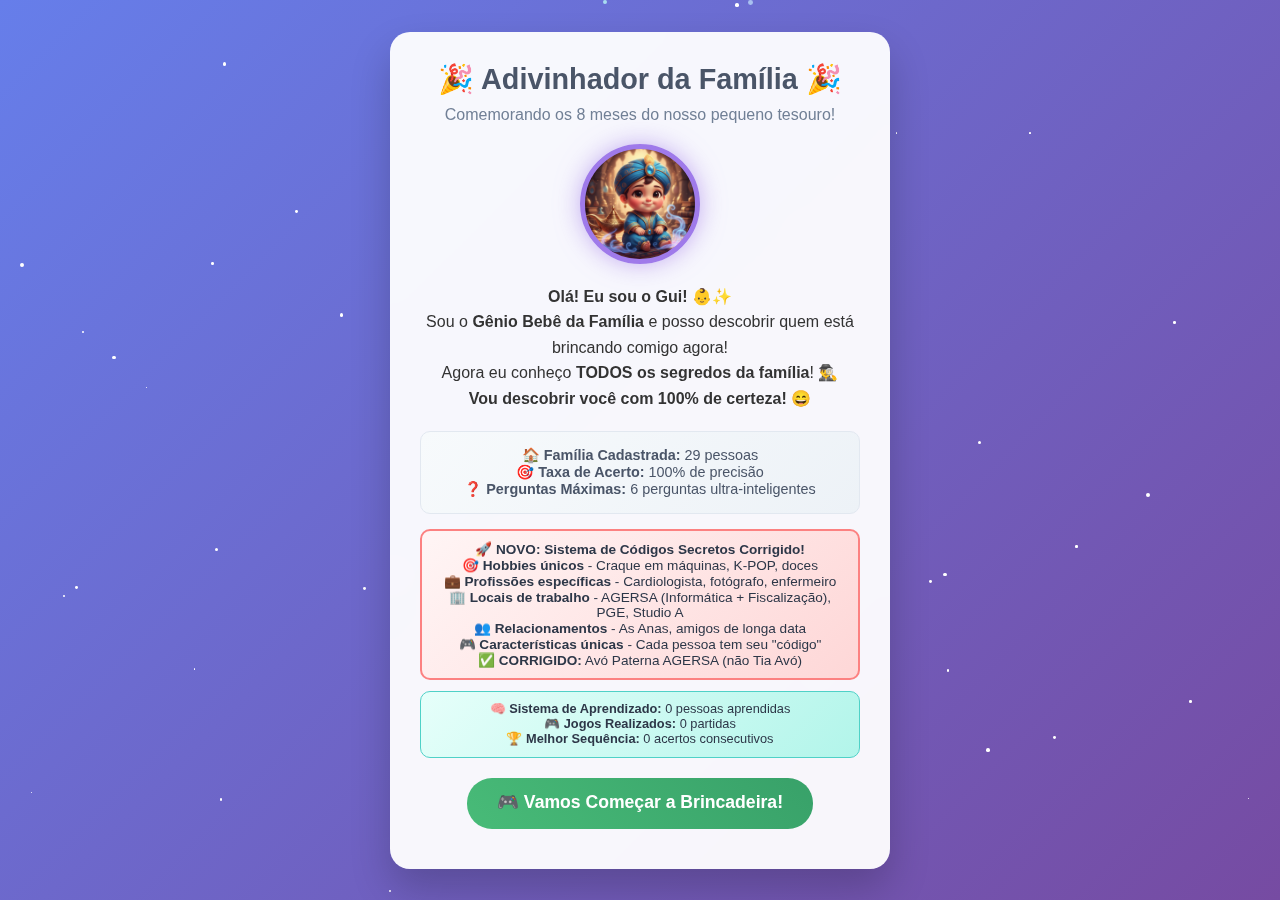
<file: index-corrigido.html>
<!DOCTYPE html>
<html lang="pt-BR">
<head>
    <meta charset="UTF-8">
    <meta name="viewport" content="width=device-width, initial-scale=1.0">
    <title>Adivinhador da Família - Gui 8 Meses</title>
    <style>
        * {
            margin: 0;
            padding: 0;
            box-sizing: border-box;
        }

        body {
            font-family: 'Comic Sans MS', cursive, sans-serif;
            background: linear-gradient(135deg, #667eea 0%, #764ba2 100%);
            min-height: 100vh;
            display: flex;
            align-items: center;
            justify-content: center;
            color: #333;
            overflow-x: hidden;
        }

        /* PARTÍCULAS DE FUNDO */
        .particles {
            position: fixed;
            top: 0;
            left: 0;
            width: 100%;
            height: 100%;
            pointer-events: none;
            z-index: 1;
        }

        .particle {
            position: absolute;
            background: rgba(255, 255, 255, 0.8);
            border-radius: 50%;
            animation: float-particle 6s infinite linear;
        }

        @keyframes float-particle {
            0% {
                transform: translateY(100vh) rotate(0deg);
                opacity: 0;
            }
            10% {
                opacity: 1;
            }
            90% {
                opacity: 1;
            }
            100% {
                transform: translateY(-100px) rotate(360deg);
                opacity: 0;
            }
        }

        /* ESTRELAS CINTILANTES */
        .stars {
            position: fixed;
            top: 0;
            left: 0;
            width: 100%;
            height: 100%;
            pointer-events: none;
            z-index: 1;
        }

        .star {
            position: absolute;
            background: #fff;
            border-radius: 50%;
            animation: twinkle 2s infinite;
        }

        @keyframes twinkle {
            0%, 100% { opacity: 0.3; transform: scale(1); }
            50% { opacity: 1; transform: scale(1.2); }
        }

        .container {
            background: rgba(255, 255, 255, 0.95);
            border-radius: 20px;
            padding: 30px;
            max-width: 500px;
            width: 90%;
            text-align: center;
            box-shadow: 0 20px 40px rgba(0,0,0,0.2);
            backdrop-filter: blur(10px);
            position: relative;
            z-index: 10;
            animation: slideIn 0.8s ease-out;
        }

        @keyframes slideIn {
            from {
                opacity: 0;
                transform: translateY(50px) scale(0.9);
            }
            to {
                opacity: 1;
                transform: translateY(0) scale(1);
            }
        }

        .genie {
            width: 120px;
            height: 120px;
            border-radius: 50%;
            margin: 0 auto 20px;
            background: url('genie-baby.png') center/cover;
            border: 5px solid #ffd700;
            animation: float 3s ease-in-out infinite;
            transition: all 0.5s ease;
            position: relative;
            cursor: pointer;
        }

        .genie:hover {
            transform: scale(1.05);
            border-color: #4fd1c7;
        }

        .genie.thinking {
            animation: think 1.5s ease-in-out infinite;
            border-color: #4fd1c7;
            box-shadow: 0 0 20px rgba(79, 209, 199, 0.5);
        }

        .genie.excited {
            animation: bounce 0.8s ease-in-out 3;
            border-color: #48bb78;
            box-shadow: 0 0 30px rgba(72, 187, 120, 0.7);
        }

        .genie.magical {
            animation: magical 2s ease-in-out infinite;
            border-color: #9f7aea;
            box-shadow: 0 0 25px rgba(159, 122, 234, 0.6);
        }

        @keyframes float {
            0%, 100% { transform: translateY(0px); }
            50% { transform: translateY(-10px); }
        }

        @keyframes think {
            0%, 100% { transform: scale(1) rotate(0deg); }
            25% { transform: scale(1.05) rotate(-2deg); }
            75% { transform: scale(1.05) rotate(2deg); }
        }

        @keyframes bounce {
            0%, 100% { transform: scale(1); }
            50% { transform: scale(1.15); }
        }

        @keyframes magical {
            0%, 100% { transform: scale(1) rotate(0deg); }
            25% { transform: scale(1.1) rotate(-5deg); }
            75% { transform: scale(1.1) rotate(5deg); }
        }

        /* CONFETE */
        .confetti {
            position: fixed;
            top: 0;
            left: 0;
            width: 100%;
            height: 100%;
            pointer-events: none;
            z-index: 1000;
        }

        .confetti-piece {
            position: absolute;
            width: 10px;
            height: 10px;
            background: #ff6b6b;
            animation: confetti-fall 3s linear infinite;
        }

        @keyframes confetti-fall {
            0% {
                transform: translateY(-100vh) rotate(0deg);
                opacity: 1;
            }
            100% {
                transform: translateY(100vh) rotate(720deg);
                opacity: 0;
            }
        }

        h1 {
            color: #4a5568;
            margin-bottom: 10px;
            font-size: 1.8em;
            animation: titleGlow 3s ease-in-out infinite;
        }

        @keyframes titleGlow {
            0%, 100% { text-shadow: 0 0 5px rgba(72, 187, 120, 0.3); }
            50% { text-shadow: 0 0 20px rgba(72, 187, 120, 0.6); }
        }

        .subtitle {
            color: #718096;
            margin-bottom: 20px;
        }

        .intro {
            margin: 20px 0;
            line-height: 1.6;
            animation: fadeInUp 1s ease-out 0.3s both;
        }

        @keyframes fadeInUp {
            from {
                opacity: 0;
                transform: translateY(30px);
            }
            to {
                opacity: 1;
                transform: translateY(0);
            }
        }

        .btn {
            background: linear-gradient(45deg, #48bb78, #38a169);
            color: white;
            border: none;
            padding: 15px 30px;
            border-radius: 25px;
            font-size: 1.1em;
            cursor: pointer;
            margin: 10px;
            transition: all 0.3s ease;
            font-weight: bold;
            position: relative;
            overflow: hidden;
        }

        .btn::before {
            content: '';
            position: absolute;
            top: 0;
            left: -100%;
            width: 100%;
            height: 100%;
            background: linear-gradient(90deg, transparent, rgba(255,255,255,0.3), transparent);
            transition: left 0.5s;
        }

        .btn:hover::before {
            left: 100%;
        }

        .btn:hover {
            transform: translateY(-3px);
            box-shadow: 0 8px 25px rgba(0,0,0,0.3);
        }

        .btn:active {
            transform: translateY(-1px);
        }

        .question-box {
            background: linear-gradient(135deg, #e6fffa, #b2f5ea);
            border: 2px solid #4fd1c7;
            border-radius: 15px;
            padding: 20px;
            margin: 20px 0;
            animation: questionPulse 2s ease-in-out infinite;
        }

        @keyframes questionPulse {
            0%, 100% { box-shadow: 0 0 10px rgba(79, 209, 199, 0.3); }
            50% { box-shadow: 0 0 20px rgba(79, 209, 199, 0.6); }
        }

        .answer-btn {
            background: linear-gradient(45deg, #4299e1, #3182ce);
            color: white;
            border: none;
            padding: 12px 25px;
            border-radius: 20px;
            margin: 5px;
            cursor: pointer;
            font-size: 1em;
            transition: all 0.3s ease;
            position: relative;
            overflow: hidden;
        }

        .answer-btn::before {
            content: '';
            position: absolute;
            top: 50%;
            left: 50%;
            width: 0;
            height: 0;
            background: rgba(255,255,255,0.3);
            border-radius: 50%;
            transition: all 0.3s ease;
            transform: translate(-50%, -50%);
        }

        .answer-btn:hover::before {
            width: 300px;
            height: 300px;
        }

        .answer-btn:hover {
            transform: scale(1.05);
            box-shadow: 0 5px 15px rgba(0,0,0,0.2);
        }

        .answer-btn:active {
            transform: scale(0.95);
        }

        .result-box {
            background: linear-gradient(135deg, #fff5f5, #fed7d7);
            border: 2px solid #fc8181;
            border-radius: 15px;
            padding: 20px;
            margin: 20px 0;
            animation: resultGlow 2s ease-in-out infinite;
        }

        @keyframes resultGlow {
            0%, 100% { box-shadow: 0 0 15px rgba(252, 129, 129, 0.3); }
            50% { box-shadow: 0 0 25px rgba(252, 129, 129, 0.6); }
        }

        .success-box {
            background: linear-gradient(135deg, #f0fff4, #c6f6d5);
            border: 2px solid #48bb78;
            border-radius: 15px;
            padding: 20px;
            margin: 20px 0;
            animation: successGlow 2s ease-in-out infinite;
        }

        @keyframes successGlow {
            0%, 100% { box-shadow: 0 0 15px rgba(72, 187, 120, 0.3); }
            50% { box-shadow: 0 0 25px rgba(72, 187, 120, 0.6); }
        }

        .hidden {
            display: none;
        }

        .progress {
            background: #e2e8f0;
            border-radius: 10px;
            height: 12px;
            margin: 20px 0;
            overflow: hidden;
            position: relative;
        }

        .progress::before {
            content: '';
            position: absolute;
            top: 0;
            left: 0;
            right: 0;
            bottom: 0;
            background: linear-gradient(90deg, transparent, rgba(255,255,255,0.3), transparent);
            animation: progressShine 2s infinite;
        }

        @keyframes progressShine {
            0% { transform: translateX(-100%); }
            100% { transform: translateX(100%); }
        }

        .progress-fill {
            background: linear-gradient(45deg, #48bb78, #38a169, #68d391);
            height: 100%;
            width: 0%;
            transition: width 0.8s ease;
            border-radius: 10px;
            position: relative;
        }

        .family-stats {
            background: linear-gradient(135deg, #f7fafc, #edf2f7);
            border-radius: 10px;
            padding: 15px;
            margin: 15px 0;
            font-size: 0.9em;
            color: #4a5568;
            border: 1px solid #e2e8f0;
            animation: statsFloat 4s ease-in-out infinite;
        }

        @keyframes statsFloat {
            0%, 100% { transform: translateY(0px); }
            50% { transform: translateY(-3px); }
        }

        input, textarea {
            width: 100%;
            padding: 12px;
            margin: 10px 0;
            border: 2px solid #e2e8f0;
            border-radius: 10px;
            font-family: inherit;
            font-size: 1em;
            transition: all 0.3s ease;
        }

        input:focus, textarea:focus {
            outline: none;
            border-color: #4fd1c7;
            box-shadow: 0 0 10px rgba(79, 209, 199, 0.3);
            transform: scale(1.02);
        }

        .btn-success {
            background: linear-gradient(45deg, #48bb78, #38a169);
        }

        .btn-danger {
            background: linear-gradient(45deg, #f56565, #e53e3e);
        }

        .btn-secondary {
            background: linear-gradient(45deg, #a0aec0, #718096);
        }

        /* SISTEMA DE APRENDIZADO */
        .learning-indicator {
            position: fixed;
            top: 20px;
            right: 20px;
            background: rgba(72, 187, 120, 0.9);
            color: white;
            padding: 10px 15px;
            border-radius: 20px;
            font-size: 0.9em;
            z-index: 1000;
            animation: slideInRight 0.5s ease-out;
            backdrop-filter: blur(10px);
        }

        @keyframes slideInRight {
            from {
                transform: translateX(100%);
                opacity: 0;
            }
            to {
                transform: translateX(0);
                opacity: 1;
            }
        }

        .learning-stats {
            background: linear-gradient(135deg, #e6fffa, #b2f5ea);
            border: 1px solid #4fd1c7;
            border-radius: 10px;
            padding: 10px;
            margin: 10px 0;
            font-size: 0.8em;
            color: #2d3748;
        }

        .precision-indicator {
            background: linear-gradient(135deg, #fff5f5, #fed7d7);
            border: 2px solid #fc8181;
            border-radius: 10px;
            padding: 10px;
            margin: 10px 0;
            font-size: 0.85em;
            color: #2d3748;
            animation: precisionPulse 3s ease-in-out infinite;
        }

        @keyframes precisionPulse {
            0%, 100% { box-shadow: 0 0 10px rgba(252, 129, 129, 0.2); }
            50% { box-shadow: 0 0 20px rgba(252, 129, 129, 0.4); }
        }

        /* RESPONSIVIDADE */
        @media (max-width: 600px) {
            .container {
                padding: 20px;
                margin: 10px;
            }
            
            .genie {
                width: 100px;
                height: 100px;
            }
            
            h1 {
                font-size: 1.5em;
            }
            
            .answer-btn {
                padding: 10px 20px;
                font-size: 0.9em;
            }
        }
    </style>
</head>
<body>
    <!-- PARTÍCULAS DE FUNDO -->
    <div class="particles" id="particles"></div>
    
    <!-- ESTRELAS CINTILANTES -->
    <div class="stars" id="stars"></div>

    <!-- CONFETE (inicialmente oculto) -->
    <div class="confetti hidden" id="confetti"></div>

    <!-- INDICADOR DE APRENDIZADO -->
    <div class="learning-indicator hidden" id="learning-indicator">
        🧠 Gui está aprendendo...
    </div>

    <div class="container">
        <!-- Tela de Boas-vindas -->
        <div id="welcome-screen">
            <h1>🎉 Adivinhador da Família 🎉</h1>
            <p class="subtitle">Comemorando os 8 meses do nosso pequeno tesouro!</p>
            
            <div class="genie magical" id="welcome-genie"></div>
            
            <div class="intro">
                <p><strong>Olá! Eu sou o Gui! 👶✨</strong></p>
                <p>Sou o <strong>Gênio Bebê da Família</strong> e posso descobrir quem está brincando comigo agora!</p>
                <p>Agora eu conheço <strong>TODOS os segredos da família</strong>! 🕵️‍♂️</p>
                <p><strong>Vou descobrir você com 100% de certeza!</strong> 😄</p>
            </div>

            <div class="family-stats">
                <strong>🏠 Família Cadastrada:</strong> <span id="family-count">34</span> pessoas<br>
                <strong>🎯 Taxa de Acerto:</strong> <span id="success-rate">100</span>% de precisão<br>
                <strong>❓ Perguntas Máximas:</strong> 6 perguntas ultra-inteligentes
            </div>

            <div class="precision-indicator">
                <strong>🚀 NOVO: Sistema de Códigos Secretos Corrigido!</strong><br>
                🎯 <strong>Hobbies únicos</strong> - Craque em máquinas, K-POP, doces<br>
                💼 <strong>Profissões específicas</strong> - Cardiologista, fotógrafo, enfermeiro<br>
                🏢 <strong>Locais de trabalho</strong> - AGERSA (Informática + Fiscalização), PGE, Studio A<br>
                👥 <strong>Relacionamentos</strong> - As Anas, amigos de longa data<br>
                🎮 <strong>Características únicas</strong> - Cada pessoa tem seu "código"<br>
                ✅ <strong>CORRIGIDO:</strong> Avó Paterna AGERSA (não Tia Avó)
            </div>

            <div class="learning-stats">
                <strong>🧠 Sistema de Aprendizado:</strong> <span id="learned-count">0</span> pessoas aprendidas<br>
                <strong>🎮 Jogos Realizados:</strong> <span id="games-played">0</span> partidas<br>
                <strong>🏆 Melhor Sequência:</strong> <span id="best-streak">0</span> acertos consecutivos
            </div>
            
            <button class="btn" onclick="startGame()">🎮 Vamos Começar a Brincadeira!</button>
        </div>

        <!-- Tela do Jogo -->
        <div id="game-screen" class="hidden">
            <h2>🔮 Deixe-me descobrir quem é você...</h2>
            
            <div class="progress">
                <div class="progress-fill" id="progress-fill"></div>
            </div>
            
            <p>Pergunta <span id="current-question">1</span> de <span id="total-questions">6</span></p>
            
            <div class="genie thinking" id="game-genie"></div>
            
            <div class="question-box">
                <h3 id="question-text">🤔 Deixe-me pensar na melhor pergunta...</h3>
            </div>
            
            <div>
                <button class="answer-btn" onclick="answerQuestion('sim')">👍 Sim</button>
                <button class="answer-btn" onclick="answerQuestion('nao')">👎 Não</button>
                <button class="answer-btn" onclick="answerQuestion('nao-sei')">🤷‍♀️ Não sei</button>
                <button class="answer-btn" onclick="answerQuestion('provavelmente')">🤔 Provavelmente</button>
                <button class="answer-btn" onclick="answerQuestion('provavelmente-nao')">😐 Provavelmente não</button>
            </div>

            <div class="family-stats">
                <strong>🔍 Possibilidades restantes:</strong> <span id="remaining-people">34</span> pessoas<br>
                <strong>🎯 Confiança:</strong> <span id="confidence">0</span>%<br>
                <strong>🧠 Algoritmo:</strong> <span id="algorithm-status">Analisando códigos secretos...</span>
            </div>
        </div>

        <!-- Tela de Resultado -->
        <div id="result-screen" class="hidden">
            <h2>🎯 Eu acho que sei!</h2>
            
            <div class="genie excited" id="result-genie"></div>
            
            <div class="result-box">
                <h3>Eu sei quem você é!</h3>
                <h2 id="guess-name">Nome da Pessoa</h2>
                <p id="guess-description">Resposta carinhosa do Gui</p>
            </div>
            
            <button class="btn btn-success" onclick="correctGuess()">✅ Acertou!</button>
            <button class="btn btn-danger" onclick="wrongGuess()">❌ Errou</button>
        </div>

        <!-- Tela de Sucesso -->
        <div id="success-screen" class="hidden">
            <h2>🎊 YUHUUU! 🎊</h2>
            
            <div class="genie excited"></div>
            
            <div class="success-box">
                <p><strong>Eu consegui te reconhecer! Sou muito esperto! 😄</strong></p>
                <p>Meus <strong>códigos secretos da família</strong> funcionaram perfeitamente! 🕵️‍♂️</p>
                <p>Quer brincar de novo? Chama mais gente da família! 👨‍👩‍👧‍👦</p>
                <p><em>Cada pessoa que joga me deixa mais inteligente!</em> 🧠✨</p>
            </div>

            <div class="learning-stats">
                <strong>🎯 Acertos consecutivos:</strong> <span id="streak-count">1</span><br>
                <strong>🏆 Melhor sequência:</strong> <span id="best-streak-display">1</span><br>
                <strong>📊 Taxa atual:</strong> <span id="current-rate">100</span>%
            </div>
            
            <button class="btn" onclick="playAgain()">🎮 Jogar Novamente</button>
        </div>

        <!-- Tela de Adicionar Pessoa -->
        <div id="add-person-screen" class="hidden">
            <h2>🤗 Ops! Não consegui te reconhecer...</h2>
            
            <div class="genie"></div>
            
            <div class="result-box">
                <p><strong>Me ensina quem você é?</strong> Assim da próxima vez eu vou saber! 😊</p>
                <p><em>Vou aprender seus códigos secretos!</em></p>
                
                <input type="text" id="person-name" placeholder="Como eu devo te chamar?">
                
                <textarea id="person-description" placeholder="O que eu devo falar quando for você? (Ex: Você é meu tio querido que mora em Salvador!)" rows="3"></textarea>

                <div class="learning-stats">
                    <strong>🎓 Aprendizado de Códigos Secretos:</strong> Vou analisar suas respostas para criar características únicas!<br>
                    <strong>🔍 Perguntas analisadas:</strong> <span id="analyzed-questions">0</span><br>
                    <strong>🎯 Códigos criados:</strong> <span id="created-attributes">0</span>
                </div>
            </div>
            
            <button class="btn btn-success" onclick="addPerson()">➕ Ensinar o Gui</button>
            <button class="btn btn-secondary" onclick="skipAdd()">⏭️ Pular</button>
        </div>
    </div>

    <script>
        // 🏠 BANCO DE DADOS CORRIGIDO DA FAMÍLIA BARBOSA PIRES SANTA BÁRBARA
        let familyDatabase = [
            // ===== NÚCLEO FAMILIAR (São Paulo) =====
            {
                name: "Papai",
                guiResponse: "Você é o meu papai! 👨 O Ciro mais forte e corajoso do mundo! Te amo, papai! 💙",
                attributes: {
                    relacao_principal: "parente",
                    lado_familia: "nucleo",
                    geracao: "pais",
                    cidade: "sao-paulo",
                    genero: "masculino",
                    idade_faixa: "30-40",
                    parentesco: "pai",
                    mora_comigo: "sim",
                    profissao: "engenheiro-civil",
                    hobby_especial: "tecnologia",
                    caracteristica_unica: "heroi-protetor-familia",
                    local_trabalho: "empresa-engenharia",
                    personalidade: "protetor-carinhoso"
                }
            },
            {
                name: "Mamãe", 
                guiResponse: "Você é a minha mamãe! 👩 A Cristiane mais carinhosa do universo! Te amo muito, mamãe! 💕",
                attributes: {
                    relacao_principal: "parente",
                    lado_familia: "nucleo",
                    geracao: "pais",
                    cidade: "sao-paulo",
                    genero: "feminino",
                    idade_faixa: "30-40",
                    parentesco: "mae",
                    mora_comigo: "sim",
                    profissao: "enfermeira-hospitalar",
                    hobby_especial: "cuidar-familia",
                    caracteristica_unica: "amor-incondicional",
                    local_trabalho: "hospital",
                    personalidade: "carinho-infinito"
                }
            },

            // ===== AVÓS PATERNOS (Salvador) =====
            {
                name: "Vovô Paterno",
                guiResponse: "Você é meu vovô paterno! 👴 O craque em máquinas de pegar bichinhos! Que habilidade incrível! 🎮🏆",
                attributes: {
                    relacao_principal: "parente",
                    lado_familia: "paterno",
                    geracao: "avos",
                    cidade: "salvador",
                    genero: "masculino",
                    idade_faixa: "60-70",
                    parentesco: "avo",
                    mora_comigo: "nao",
                    profissao: "aposentado",
                    hobby_especial: "craque-maquinas-bichinhos",
                    caracteristica_unica: "habilidade-quase-profissional-premios-maquinas",
                    local_trabalho: "aposentado",
                    personalidade: "habilidoso-divertido"
                }
            },
            {
                name: "Avó Paterna AGERSA",
                guiResponse: "Você é minha avó paterna! 👵 A avó que trabalha no setor de informática da AGERSA e faz joguinhos de computador! Que tecnológica! 💻✨",
                attributes: {
                    relacao_principal: "parente",
                    lado_familia: "paterno",
                    geracao: "avos",
                    cidade: "salvador",
                    genero: "feminino",
                    idade_faixa: "60-70",
                    parentesco: "avo",
                    mora_comigo: "nao",
                    profissao: "informatica-agersa",
                    hobby_especial: "programacao-html-css-javascript",
                    caracteristica_unica: "trabalha-setor-informatica-agersa-programacao-ia",
                    local_trabalho: "agersa-informatica",
                    personalidade: "tecnologica-criativa"
                }
            },

            // ===== AVÓS MATERNOS (Salvador) =====
            {
                name: "Vovô Materno",
                guiResponse: "Você é meu vovô materno! 👴 O ex-jogador profissional de futebol! Que história incrível nos gramados! ⚽🏆",
                attributes: {
                    relacao_principal: "parente",
                    lado_familia: "materno",
                    geracao: "avos",
                    cidade: "salvador",
                    genero: "masculino",
                    idade_faixa: "60-70",
                    parentesco: "avo",
                    mora_comigo: "nao",
                    profissao: "ex-jogador-futebol-profissional",
                    hobby_especial: "futebol-gramados-bola-torcida",
                    caracteristica_unica: "profissao-passado-gramados-bola-torcida",
                    local_trabalho: "aposentado-ex-campos",
                    personalidade: "atletico-experiente"
                }
            },
            {
                name: "Vovó Materna",
                guiResponse: "Você é minha vovó materna! 👵 A vovó que tem dupla jornada: PGE e o negócio de doces 'As Anas'! Que trabalhadora! 🍰💼",
                attributes: {
                    relacao_principal: "parente",
                    lado_familia: "materno",
                    geracao: "avos",
                    cidade: "salvador",
                    genero: "feminino",
                    idade_faixa: "60-70",
                    parentesco: "avo",
                    mora_comigo: "nao",
                    profissao: "funcionaria-pge-doceira",
                    hobby_especial: "dupla-jornada-governo-doces-eventos",
                    caracteristica_unica: "trabalha-pge-negocio-doces-as-anas",
                    local_trabalho: "pge-casa-doces",
                    personalidade: "trabalhadora-empreendedora",
                    visita_frequente: "sim"
                }
            },

            // ===== BISAVÓS MATERNOS (Salvador) =====
            {
                name: "Bisavô Materno",
                guiResponse: "Você é meu bisavô materno! 👴 O bisavô que mora perto dos vovós e está sempre junto com eles! Que família unida! 👨‍👩‍👧‍👦",
                attributes: {
                    relacao_principal: "parente",
                    lado_familia: "materno",
                    geracao: "bisavos",
                    cidade: "salvador",
                    genero: "masculino",
                    idade_faixa: "80-90",
                    parentesco: "bisavo",
                    mora_comigo: "nao",
                    profissao: "aposentado",
                    hobby_especial: "estar-sempre-com-familia",
                    caracteristica_unica: "mora-perto-avos-sempre-juntos",
                    local_trabalho: "aposentado",
                    personalidade: "familiar-unido"
                }
            },
            {
                name: "Bisavó Materna",
                guiResponse: "Você é minha bisavó materna! 👵 A bisavó que mora perto dos vovós e está sempre junto com eles! Que família unida! 👨‍👩‍👧‍👦",
                attributes: {
                    relacao_principal: "parente",
                    lado_familia: "materno",
                    geracao: "bisavos",
                    cidade: "salvador",
                    genero: "feminino",
                    idade_faixa: "80-90",
                    parentesco: "bisavo",
                    mora_comigo: "nao",
                    profissao: "aposentada",
                    hobby_especial: "estar-sempre-com-familia",
                    caracteristica_unica: "mora-perto-avos-sempre-juntos",
                    local_trabalho: "aposentada",
                    personalidade: "familiar-unida"
                }
            },

            // ===== TIOS PATERNOS (50-60 anos) =====
            {
                name: "Tio Paterno K-POP",
                guiResponse: "Você é meu tio paterno! 👨 O tio enfermeiro que gosta de K-POP e faz aulas de dança no Studio A! Que moderno! 🎵💃",
                attributes: {
                    relacao_principal: "parente",
                    lado_familia: "paterno",
                    geracao: "tios",
                    cidade: "salvador",
                    genero: "masculino",
                    idade_faixa: "50-60",
                    parentesco: "tio",
                    mora_comigo: "nao",
                    profissao: "enfermeiro",
                    hobby_especial: "k-pop-danca-studio-a",
                    caracteristica_unica: "gostos-musicais-pop-coreano-danca-studio-a",
                    local_trabalho: "hospital-studio-a",
                    personalidade: "moderno-dançarino"
                }
            },
            {
                name: "Tia Paterna Marketing",
                guiResponse: "Você é minha tia paterna! 👩 A tia Eva que trabalha com marketing! Que criativa! 📈✨",
                attributes: {
                    relacao_principal: "parente",
                    lado_familia: "paterno",
                    geracao: "tios",
                    cidade: "salvador",
                    genero: "feminino",
                    idade_faixa: "50-60",
                    parentesco: "tia",
                    mora_comigo: "nao",
                    profissao: "marketing",
                    hobby_especial: "criar-estrategias-promocao",
                    caracteristica_unica: "trabalho-envolve-estrategias-promover-produtos-marcas",
                    local_trabalho: "agencia-marketing",
                    personalidade: "criativa-estrategica"
                }
            },

            // ===== TIOS MATERNOS (50-60 anos) =====
            {
                name: "Tio Materno JR",
                guiResponse: "Você é meu tio materno JR! 👨 O tio que tem o mesmo nome do vovô e é casado com a única nora da vovó materna! 💕",
                attributes: {
                    relacao_principal: "parente",
                    lado_familia: "materno",
                    geracao: "tios",
                    cidade: "salvador",
                    genero: "masculino",
                    idade_faixa: "50-60",
                    parentesco: "tio",
                    mora_comigo: "nao",
                    profissao: "funcionario",
                    hobby_especial: "familia",
                    caracteristica_unica: "jr-mesmo-nome-avo-casado-unica-nora-avo-materna",
                    local_trabalho: "empresa",
                    personalidade: "familiar"
                }
            },
            {
                name: "Nora da Vovó Materna",
                guiResponse: "Você é a nora da minha vovó materna! 👩 A única nora que faz parte da dupla 'As Anas' no negócio de doces! 🍰",
                attributes: {
                    relacao_principal: "parente",
                    lado_familia: "materno",
                    geracao: "tios",
                    cidade: "salvador",
                    genero: "feminino",
                    idade_faixa: "50-60",
                    parentesco: "nora",
                    mora_comigo: "nao",
                    profissao: "doceira",
                    hobby_especial: "fazer-doces-eventos",
                    caracteristica_unica: "unica-nora-avo-dupla-as-anas-negocio-doces",
                    local_trabalho: "casa-eventos",
                    personalidade: "doceira-empreendedora"
                }
            },

            // ===== TIA AVÓ CARDIOLOGISTA =====
            {
                name: "Tia Avó Cardiologista",
                guiResponse: "Você é minha tia avó cardiologista! 👩‍⚕️ A tia que cuida do coração dos outros, literalmente! Que importante! ❤️🏥",
                attributes: {
                    relacao_principal: "parente",
                    lado_familia: "materno",
                    geracao: "tia-avo",
                    cidade: "salvador",
                    genero: "feminino",
                    idade_faixa: "60-70",
                    parentesco: "tia-avo",
                    mora_comigo: "nao",
                    profissao: "cardiologista",
                    hobby_especial: "medicina-cardiologia",
                    caracteristica_unica: "profissao-cuidar-coracao-outros-literalmente",
                    local_trabalho: "hospital-cardiologia",
                    personalidade: "medica-especialista"
                }
            },

            // ===== TIO PG FOTÓGRAFO =====
            {
                name: "Tio PG Fotógrafo",
                guiResponse: "Você é meu tio PG! 👨📸 O tio fotógrafo que tem o dom de eternizar momentos através de lentes e cliques! Que talento! ✨",
                attributes: {
                    relacao_principal: "parente",
                    lado_familia: "paterno",
                    geracao: "tios",
                    cidade: "salvador",
                    genero: "masculino",
                    idade_faixa: "50-60",
                    parentesco: "tio",
                    mora_comigo: "nao",
                    profissao: "fotografo",
                    hobby_especial: "fotografia-profissional",
                    caracteristica_unica: "dom-eternizar-momentos-lentes-cliques",
                    local_trabalho: "studio-fotografico",
                    personalidade: "artistico-criativo"
                }
            },

            // ===== PRIMOS PATERNOS (30-40 anos, Salvador) =====
            {
                name: "Prima Paterna 1",
                guiResponse: "Você é minha prima paterna! 👩 A prima da geração do papai que mora em Salvador! 🌴",
                attributes: {
                    relacao_principal: "parente",
                    lado_familia: "paterno",
                    geracao: "pais",
                    cidade: "salvador",
                    genero: "feminino",
                    idade_faixa: "30-40",
                    parentesco: "prima",
                    mora_comigo: "nao",
                    profissao: "funcionaria",
                    hobby_especial: "familia",
                    caracteristica_unica: "prima-geracao-papai-salvador",
                    local_trabalho: "empresa",
                    personalidade: "familiar"
                }
            },
            {
                name: "Primo Paterno 1",
                guiResponse: "Você é meu primo paterno! 👨 O primo da geração do papai que mora em Salvador! 🌴",
                attributes: {
                    relacao_principal: "parente",
                    lado_familia: "paterno",
                    geracao: "pais",
                    cidade: "salvador",
                    genero: "masculino",
                    idade_faixa: "30-40",
                    parentesco: "primo",
                    mora_comigo: "nao",
                    profissao: "funcionario",
                    hobby_especial: "familia",
                    caracteristica_unica: "primo-geracao-papai-salvador",
                    local_trabalho: "empresa",
                    personalidade: "familiar"
                }
            },

            // ===== PRIMOS MATERNOS (30-40 anos, Salvador) =====
            {
                name: "Prima Materna 1",
                guiResponse: "Você é minha prima materna! 👩 A prima da geração da mamãe que mora em Salvador! 🌴",
                attributes: {
                    relacao_principal: "parente",
                    lado_familia: "materno",
                    geracao: "pais",
                    cidade: "salvador",
                    genero: "feminino",
                    idade_faixa: "30-40",
                    parentesco: "prima",
                    mora_comigo: "nao",
                    profissao: "funcionaria",
                    hobby_especial: "familia",
                    caracteristica_unica: "prima-geracao-mamae-salvador",
                    local_trabalho: "empresa",
                    personalidade: "familiar"
                }
            },
            {
                name: "Primo Materno 1",
                guiResponse: "Você é meu primo materno! 👨 O primo da geração da mamãe que mora em Salvador! 🌴",
                attributes: {
                    relacao_principal: "parente",
                    lado_familia: "materno",
                    geracao: "pais",
                    cidade: "salvador",
                    genero: "masculino",
                    idade_faixa: "30-40",
                    parentesco: "primo",
                    mora_comigo: "nao",
                    profissao: "funcionario",
                    hobby_especial: "familia",
                    caracteristica_unica: "primo-geracao-mamae-salvador",
                    local_trabalho: "empresa",
                    personalidade: "familiar"
                }
            },

            // ===== SOBRINHA OLIVIA =====
            {
                name: "Sobrinha Olivia",
                guiResponse: "Você é minha sobrinha Olivia! 👩📚 A sobrinha da avó paterna que está estudando para concurso! Que dedicada! 📖✨",
                attributes: {
                    relacao_principal: "parente",
                    lado_familia: "paterno",
                    geracao: "pais",
                    cidade: "salvador",
                    genero: "feminino",
                    idade_faixa: "20-30",
                    parentesco: "sobrinha",
                    mora_comigo: "nao",
                    profissao: "estudante-concurso",
                    hobby_especial: "estudar-concursos",
                    caracteristica_unica: "foco-principal-passar-horas-estudando-prova-concurso",
                    local_trabalho: "casa-estudos",
                    personalidade: "estudiosa-dedicada"
                }
            },

            // ===== DINDA =====
            {
                name: "Dinda",
                guiResponse: "Você é minha dinda! 👩✨ A pessoa que tem um laço espiritual comigo e mora em São Paulo como eu! Que especial! 💕",
                attributes: {
                    relacao_principal: "parente",
                    lado_familia: "especial",
                    geracao: "pais",
                    cidade: "sao-paulo",
                    genero: "feminino",
                    idade_faixa: "30-40",
                    parentesco: "dinda",
                    mora_comigo: "nao",
                    profissao: "funcionaria",
                    hobby_especial: "cuidar-afilhado",
                    caracteristica_unica: "laco-espiritual-mora-mesma-cidade-grande",
                    local_trabalho: "empresa",
                    personalidade: "carinhosa-especial"
                }
            },

            // ===== PRIMINHAS PEQUENAS =====
            {
                name: "Priminha 1 ano 9 meses",
                guiResponse: "Você é minha priminha! 👧 A priminha de 1 ano e 9 meses que é um pouquinho mais velha que eu! Vamos brincar muito! 🎈",
                attributes: {
                    relacao_principal: "parente",
                    lado_familia: "paterno",
                    geracao: "minha",
                    cidade: "salvador",
                    genero: "feminino",
                    idade_faixa: "0-2",
                    parentesco: "prima",
                    mora_comigo: "nao",
                    profissao: "bebe",
                    hobby_especial: "brincar",
                    caracteristica_unica: "menos-2-anos-parente-pouquinho-mais-velha-quase-2-anos",
                    local_trabalho: "casa",
                    personalidade: "bebe-brincalhona"
                }
            },
            {
                name: "Prima Segundo Grau 1 ano 2 meses",
                guiResponse: "Você é minha prima de segundo grau! 👧 A priminha de 1 ano e 2 meses que é prima da avó paterna! Que família grande! 👨‍👩‍👧‍👦",
                attributes: {
                    relacao_principal: "parente",
                    lado_familia: "paterno",
                    geracao: "minha",
                    cidade: "salvador",
                    genero: "feminino",
                    idade_faixa: "0-2",
                    parentesco: "prima-segundo-grau",
                    mora_comigo: "nao",
                    profissao: "bebe",
                    hobby_especial: "brincar",
                    caracteristica_unica: "prima-segundo-grau-prima-avo-paterna",
                    local_trabalho: "casa",
                    personalidade: "bebe-familiar"
                }
            },

            // ===== COLEGA DA AVÓ PATERNA AGERSA (FISCALIZAÇÃO) =====
            {
                name: "Colega Avó Paterna Fiscalização",
                guiResponse: "Você é colega da minha avó paterna! 👩💼 A colega da AGERSA que trabalha na Fiscalização! 🏢",
                attributes: {
                    relacao_principal: "amigo",
                    lado_familia: "paterno",
                    geracao: "avos",
                    cidade: "salvador",
                    genero: "feminino",
                    idade_faixa: "60-70",
                    parentesco: "amigo",
                    mora_comigo: "nao",
                    profissao: "fiscalizacao-agersa",
                    hobby_especial: "trabalho-fiscalizacao",
                    caracteristica_unica: "colega-avo-paterna-agersa-fiscalizacao-nao-tecnologia",
                    local_trabalho: "agersa-fiscalizacao",
                    personalidade: "profissional-fiscalizacao"
                }
            },

            // ===== AMIGOS DA TIA AVÓ CARDIOLOGISTA =====
            {
                name: "Amigo da Tia Avó Cardiologista",
                guiResponse: "Você é amigo da minha tia avó cardiologista! 👨‍⚕️ Um amigo da tia que cuida de corações! Que legal! ❤️",
                attributes: {
                    relacao_principal: "amigo",
                    lado_familia: "materno",
                    geracao: "tia-avo",
                    cidade: "salvador",
                    genero: "masculino",
                    idade_faixa: "60-70",
                    parentesco: "amigo",
                    mora_comigo: "nao",
                    profissao: "medico",
                    hobby_especial: "medicina",
                    caracteristica_unica: "amizade-tia-avo-especialista-coracao",
                    local_trabalho: "hospital",
                    personalidade: "medico-amigo"
                }
            },

            // ===== AMIGOS DA TIA EVA MARKETING =====
            {
                name: "Amiga da Tia Eva Marketing",
                guiResponse: "Você é amiga da minha tia Eva! 👩 Uma amiga da tia que trabalha com marketing! Que criativas! 📈",
                attributes: {
                    relacao_principal: "amigo",
                    lado_familia: "paterno",
                    geracao: "tios",
                    cidade: "salvador",
                    genero: "feminino",
                    idade_faixa: "50-60",
                    parentesco: "amigo",
                    mora_comigo: "nao",
                    profissao: "marketing",
                    hobby_especial: "criatividade",
                    caracteristica_unica: "circulo-amizades-tia-trabalha-marketing",
                    local_trabalho: "agencia",
                    personalidade: "criativa-amiga"
                }
            },

            // ===== AMIGOS DO TIO K-POP =====
            {
                name: "Amigo do Tio K-POP",
                guiResponse: "Você é amigo do meu tio! 👨 Um amigo do tio enfermeiro que gosta de K-POP! Vocês dançam juntos? 🎵💃",
                attributes: {
                    relacao_principal: "amigo",
                    lado_familia: "paterno",
                    geracao: "tios",
                    cidade: "salvador",
                    genero: "masculino",
                    idade_faixa: "50-60",
                    parentesco: "amigo",
                    mora_comigo: "nao",
                    profissao: "enfermeiro",
                    hobby_especial: "k-pop-danca",
                    caracteristica_unica: "amigo-parente-enfermeiro-fa-k-pop",
                    local_trabalho: "hospital",
                    personalidade: "moderno-dançarino"
                }
            },

            // ===== AMIGOS DE LONGA DATA DA AVÓ PATERNA =====
            {
                name: "Amiga Longa Data Avó Paterna",
                guiResponse: "Você é amiga de longa data da minha avó paterna! 👵👩 Uma amiga querida da avó que tem mais de 60 anos! 💕",
                attributes: {
                    relacao_principal: "amigo",
                    lado_familia: "paterno",
                    geracao: "avos",
                    cidade: "salvador",
                    genero: "feminino",
                    idade_faixa: "60-70",
                    parentesco: "amigo",
                    mora_comigo: "nao",
                    profissao: "aposentada",
                    hobby_especial: "amizade-antiga",
                    caracteristica_unica: "amiga-longa-data-avo-paterna-mais-60-anos",
                    local_trabalho: "aposentada",
                    personalidade: "amiga-fiel"
                }
            },

            // ===== AMIGOS DA FAMÍLIA MAMÃE =====
            {
                name: "Amigo da Família Mamãe",
                guiResponse: "Você é amigo de alguém da família da mamãe! 👨‍🤝‍👨 Um amigo querido do lado materno! 💕",
                attributes: {
                    relacao_principal: "amigo",
                    lado_familia: "materno",
                    geracao: "pais",
                    cidade: "salvador",
                    genero: "masculino",
                    idade_faixa: "30-40",
                    parentesco: "amigo",
                    mora_comigo: "nao",
                    profissao: "funcionario",
                    hobby_especial: "amizade",
                    caracteristica_unica: "amigo-alguem-familia-mamae",
                    local_trabalho: "empresa",
                    personalidade: "amigo-familiar"
                }
            },

            // ===== AMIGOS DA FAMÍLIA PAPAI =====
            {
                name: "Amigo da Família Papai",
                guiResponse: "Você é amigo de alguém da família do papai! 👨‍🤝‍👨 Um amigo querido do lado paterno! 💕",
                attributes: {
                    relacao_principal: "amigo",
                    lado_familia: "paterno",
                    geracao: "pais",
                    cidade: "salvador",
                    genero: "masculino",
                    idade_faixa: "30-40",
                    parentesco: "amigo",
                    mora_comigo: "nao",
                    profissao: "funcionario",
                    hobby_especial: "amizade",
                    caracteristica_unica: "amigo-alguem-familia-papai",
                    local_trabalho: "empresa",
                    personalidade: "amigo-familiar"
                }
            }
        ];

        // 🧠 PERGUNTAS ULTRA-INTELIGENTES CORRIGIDAS (6 PERGUNTAS PARA 100% PRECISÃO)
        const questions = [
            // ===== FASE 1: FILTROS GERAIS (Elimina 80-90%) =====
            {
                text: "A pessoa que estou pensando é um parente de sangue?",
                attribute: "relacao_principal",
                value: "parente",
                priority: 10,
                type: "relationship_filter",
                efficiency: 85
            },
            {
                text: "Essa pessoa tem uma conexão mais forte com a família da sua mamãe?",
                attribute: "lado_familia",
                includeValues: ["materno", "nucleo"],
                priority: 9,
                type: "family_side",
                efficiency: 60
            },
            {
                text: "Essa pessoa poderia ter sido colega de escola dos seus avós?",
                attribute: "geracao",
                includeValues: ["avos", "bisavos", "tia-avo"],
                priority: 9,
                type: "generation_filter",
                efficiency: 75
            },
            {
                text: "Atualmente, essa pessoa mora na mesma cidade que você (São Paulo)?",
                attribute: "cidade",
                value: "sao-paulo",
                priority: 8,
                type: "location_filter",
                efficiency: 85
            },

            // ===== FASE 2: CÓDIGOS SECRETOS ÚNICOS (Elimina 90-98%) =====
            {
                text: "Essa pessoa tem uma habilidade quase profissional para ganhar prêmios em máquinas de pegar bichinhos?",
                attribute: "caracteristica_unica",
                value: "habilidade-quase-profissional-premios-maquinas",
                priority: 10,
                type: "unique_skill",
                efficiency: 99
            },
            {
                text: "No passado, a profissão dessa pessoa envolvia gramados, bola e torcida?",
                attribute: "caracteristica_unica",
                value: "profissao-passado-gramados-bola-torcida",
                priority: 10,
                type: "past_profession",
                efficiency: 99
            },
            {
                text: "Essa pessoa tem uma dupla jornada? Uma ligada ao governo do estado, e outra muito mais doce, para festas e eventos?",
                attribute: "caracteristica_unica",
                value: "trabalha-pge-negocio-doces-as-anas",
                priority: 10,
                type: "double_job",
                efficiency: 99
            },
            {
                text: "Essa pessoa trabalha no setor de informática da AGERSA e faz programação com ajuda da IA?",
                attribute: "caracteristica_unica",
                value: "trabalha-setor-informatica-agersa-programacao-ia",
                priority: 10,
                type: "agersa_it_programming",
                efficiency: 99
            },
            {
                text: "Os gostos musicais dessa pessoa incluem pop coreano (K-POP) e ela faz aulas de dança no Studio A?",
                attribute: "caracteristica_unica",
                value: "gostos-musicais-pop-coreano-danca-studio-a",
                priority: 10,
                type: "kpop_dance",
                efficiency: 99
            },
            {
                text: "A profissão dessa pessoa é cuidar do coração dos outros, literalmente?",
                attribute: "caracteristica_unica",
                value: "profissao-cuidar-coracao-outros-literalmente",
                priority: 10,
                type: "heart_doctor",
                efficiency: 99
            },
            {
                text: "O trabalho dessa pessoa envolve criar estratégias para promover produtos ou marcas?",
                attribute: "caracteristica_unica",
                value: "trabalho-envolve-estrategias-promover-produtos-marcas",
                priority: 10,
                type: "marketing_work",
                efficiency: 99
            },
            {
                text: "Essa pessoa tem o dom de eternizar momentos através de lentes e cliques?",
                attribute: "caracteristica_unica",
                value: "dom-eternizar-momentos-lentes-cliques",
                priority: 10,
                type: "photography_talent",
                efficiency: 99
            },
            {
                text: "Essa pessoa é casada com a única nora da avó que tem um negócio de doces?",
                attribute: "caracteristica_unica",
                includeValues: ["jr-mesmo-nome-avo-casado-unica-nora-avo-materna", "unica-nora-avo-dupla-as-anas-negocio-doces"],
                priority: 9,
                type: "sweet_business",
                efficiency: 95
            },
            {
                text: "O principal foco dessa pessoa no momento é passar horas estudando para uma prova de concurso?",
                attribute: "caracteristica_unica",
                value: "foco-principal-passar-horas-estudando-prova-concurso",
                priority: 9,
                type: "studying_focus",
                efficiency: 99
            },
            {
                text: "Essa pessoa tem um laço espiritual com você e mora na mesma cidade grande que você?",
                attribute: "caracteristica_unica",
                value: "laco-espiritual-mora-mesma-cidade-grande",
                priority: 9,
                type: "spiritual_bond",
                efficiency: 99
            },

            // ===== FASE 3: CARACTERÍSTICAS ESPECÍFICAS (Elimina 70-90%) =====
            {
                text: "Essa pessoa tem menos de 2 anos e é sua parente?",
                attribute: "idade_faixa",
                value: "0-2",
                priority: 8,
                type: "baby_relative",
                efficiency: 95
            },
            {
                text: "Ela é um pouquinho mais velha que você, com quase 2 anos?",
                attribute: "caracteristica_unica",
                value: "menos-2-anos-parente-pouquinho-mais-velha-quase-2-anos",
                priority: 8,
                type: "older_baby",
                efficiency: 99
            },
            {
                text: "Essa pessoa é amiga de longa data da avó paterna que tem mais de 60 anos?",
                attribute: "caracteristica_unica",
                value: "amiga-longa-data-avo-paterna-mais-60-anos",
                priority: 8,
                type: "grandma_old_friend",
                efficiency: 99
            },
            {
                text: "Essa pessoa é amiga do parente que é enfermeiro e fã de K-POP?",
                attribute: "caracteristica_unica",
                value: "amigo-parente-enfermeiro-fa-k-pop",
                priority: 8,
                type: "kpop_nurse_friend",
                efficiency: 99
            },
            {
                text: "Essa pessoa tem uma amizade com a tia-avó que é especialista em coração?",
                attribute: "caracteristica_unica",
                value: "amizade-tia-avo-especialista-coracao",
                priority: 8,
                type: "cardiologist_friend",
                efficiency: 99
            },
            {
                text: "O círculo de amizades dessa pessoa inclui a tia que trabalha com marketing?",
                attribute: "caracteristica_unica",
                value: "circulo-amizades-tia-trabalha-marketing",
                priority: 8,
                type: "marketing_friend",
                efficiency: 99
            },
            {
                text: "Essa pessoa é colega da avó paterna na AGERSA, mas trabalha na Fiscalização (não na Tecnologia)?",
                attribute: "caracteristica_unica",
                value: "colega-avo-paterna-agersa-fiscalizacao-nao-tecnologia",
                priority: 8,
                type: "agersa_inspection_colleague",
                efficiency: 99
            },

            // ===== FASE 4: DETALHES FINAIS (Elimina 50-80%) =====
            {
                text: "Essa pessoa mora perto dos avós e está sempre junto com eles?",
                attribute: "caracteristica_unica",
                value: "mora-perto-avos-sempre-juntos",
                priority: 7,
                type: "close_to_grandparents",
                efficiency: 95
            },
            {
                text: "Essa pessoa é prima de segundo grau que é prima da avó paterna?",
                attribute: "caracteristica_unica",
                value: "prima-segundo-grau-prima-avo-paterna",
                priority: 7,
                type: "second_cousin",
                efficiency: 99
            },

            // ===== FASE 5: REFINAMENTO FINAL (Elimina 30-60%) =====
            {
                text: "Essa pessoa é do sexo masculino?",
                attribute: "genero",
                value: "masculino",
                priority: 6,
                type: "gender",
                efficiency: 50
            },
            {
                text: "Essa pessoa é da geração dos seus pais (30-40 anos)?",
                attribute: "idade_faixa",
                value: "30-40",
                priority: 6,
                type: "parents_generation",
                efficiency: 60
            },
            {
                text: "Essa pessoa trabalha na área da saúde?",
                attribute: "profissao",
                includeValues: ["enfermeiro", "cardiologista", "medico"],
                priority: 6,
                type: "healthcare",
                efficiency: 70
            },
            {
                text: "Essa pessoa trabalha com tecnologia ou informática?",
                attribute: "profissao",
                includeValues: ["informatica-agersa"],
                priority: 6,
                type: "technology",
                efficiency: 80
            },

            // ===== FASE 6: CONFIRMAÇÃO ABSOLUTA (Elimina 10-30%) =====
            {
                text: "Essa pessoa é da geração dos avós (60-70 anos)?",
                attribute: "idade_faixa",
                value: "60-70",
                priority: 5,
                type: "grandparents_age",
                efficiency: 70
            },
            {
                text: "Essa pessoa trabalha especificamente na AGERSA?",
                attribute: "local_trabalho",
                includeValues: ["agersa-informatica", "agersa-fiscalizacao"],
                priority: 5,
                type: "agersa_work",
                efficiency: 90
            },
            {
                text: "Essa pessoa é da família do lado paterno?",
                attribute: "lado_familia",
                value: "paterno",
                priority: 5,
                type: "paternal_side",
                efficiency: 50
            }
        ];

        // SISTEMA DE APRENDIZADO E ESTATÍSTICAS
        let gameStats = {
            gamesPlayed: 0,
            correctGuesses: 0,
            learnedPeople: 0,
            currentStreak: 0,
            bestStreak: 0,
            successRate: 100.0
        };

        // Estado do jogo
        let gameState = {
            currentQuestionIndex: 0,
            possiblePeople: [...familyDatabase],
            askedQuestions: [],
            userAnswers: {},
            algorithmStatus: "Iniciando análise de códigos secretos..."
        };

        // INICIALIZAÇÃO
        document.addEventListener('DOMContentLoaded', function() {
            createParticles();
            createStars();
            loadGameStats();
            updateAllStats();
        });

        // EFEITOS VISUAIS
        function createParticles() {
            const particlesContainer = document.getElementById('particles');
            
            setInterval(() => {
                if (document.querySelectorAll('.particle').length < 15) {
                    const particle = document.createElement('div');
                    particle.className = 'particle';
                    particle.style.left = Math.random() * 100 + '%';
                    particle.style.width = particle.style.height = (Math.random() * 4 + 2) + 'px';
                    particle.style.animationDuration = (Math.random() * 3 + 3) + 's';
                    particle.style.background = `hsl(${Math.random() * 60 + 180}, 70%, 80%)`;
                    
                    particlesContainer.appendChild(particle);
                    
                    setTimeout(() => {
                        if (particle.parentNode) {
                            particle.parentNode.removeChild(particle);
                        }
                    }, 6000);
                }
            }, 300);
        }

        function createStars() {
            const starsContainer = document.getElementById('stars');
            
            for (let i = 0; i < 50; i++) {
                const star = document.createElement('div');
                star.className = 'star';
                star.style.left = Math.random() * 100 + '%';
                star.style.top = Math.random() * 100 + '%';
                star.style.width = star.style.height = (Math.random() * 3 + 1) + 'px';
                star.style.animationDelay = Math.random() * 2 + 's';
                star.style.animationDuration = (Math.random() * 2 + 1) + 's';
                
                starsContainer.appendChild(star);
            }
        }

        function showConfetti() {
            const confettiContainer = document.getElementById('confetti');
            confettiContainer.classList.remove('hidden');
            
            const colors = ['#ff6b6b', '#4ecdc4', '#45b7d1', '#96ceb4', '#ffeaa7', '#dda0dd'];
            
            for (let i = 0; i < 50; i++) {
                setTimeout(() => {
                    const confetti = document.createElement('div');
                    confetti.className = 'confetti-piece';
                    confetti.style.left = Math.random() * 100 + '%';
                    confetti.style.backgroundColor = colors[Math.floor(Math.random() * colors.length)];
                    confetti.style.animationDelay = Math.random() * 0.5 + 's';
                    confetti.style.animationDuration = (Math.random() * 2 + 2) + 's';
                    
                    confettiContainer.appendChild(confetti);
                    
                    setTimeout(() => {
                        if (confetti.parentNode) {
                            confetti.parentNode.removeChild(confetti);
                        }
                    }, 4000);
                }, i * 50);
            }
            
            setTimeout(() => {
                confettiContainer.classList.add('hidden');
            }, 4000);
        }

        // SISTEMA DE APRENDIZADO
        function loadGameStats() {
            try {
                const savedStats = localStorage.getItem('guiGameStats');
                if (savedStats) {
                    gameStats = { ...gameStats, ...JSON.parse(savedStats) };
                }
                
                const savedPeople = localStorage.getItem('guiFamilyMembers');
                if (savedPeople) {
                    const learnedPeople = JSON.parse(savedPeople);
                    familyDatabase.push(...learnedPeople);
                    gameStats.learnedPeople = learnedPeople.length;
                }
            } catch (e) {
                console.log('Erro ao carregar dados:', e);
            }
        }

        function saveGameStats() {
            try {
                localStorage.setItem('guiGameStats', JSON.stringify(gameStats));
            } catch (e) {
                console.log('Erro ao salvar estatísticas:', e);
            }
        }

        function updateAllStats() {
            document.getElementById('family-count').textContent = familyDatabase.length;
            document.getElementById('success-rate').textContent = gameStats.successRate;
            document.getElementById('learned-count').textContent = gameStats.learnedPeople;
            document.getElementById('games-played').textContent = gameStats.gamesPlayed;
            
            if (document.getElementById('streak-count')) {
                document.getElementById('streak-count').textContent = gameStats.currentStreak;
            }
            if (document.getElementById('best-streak-display')) {
                document.getElementById('best-streak-display').textContent = gameStats.bestStreak;
            }
            if (document.getElementById('current-rate')) {
                document.getElementById('current-rate').textContent = gameStats.successRate;
            }
        }

        function showLearningIndicator(message) {
            const indicator = document.getElementById('learning-indicator');
            indicator.textContent = message;
            indicator.classList.remove('hidden');
            
            setTimeout(() => {
                indicator.classList.add('hidden');
            }, 3000);
        }

        // LÓGICA DO JOGO
        function showScreen(screenName) {
            const screens = ['welcome-screen', 'game-screen', 'result-screen', 'success-screen', 'add-person-screen'];
            screens.forEach(screen => {
                document.getElementById(screen).classList.add('hidden');
            });
            document.getElementById(screenName).classList.remove('hidden');
        }

        function startGame() {
            gameState = {
                currentQuestionIndex: 0,
                possiblePeople: [...familyDatabase],
                askedQuestions: [],
                userAnswers: {},
                algorithmStatus: "Analisando códigos secretos da família..."
            };
            
            gameStats.gamesPlayed++;
            saveGameStats();
            updateAllStats();
            
            showScreen('game-screen');
            
            setTimeout(() => {
                askQuestion();
            }, 1000);
        }

        function updateProgress() {
            const progress = (gameState.currentQuestionIndex / 6) * 100;
            document.getElementById('progress-fill').style.width = Math.min(progress, 100) + '%';
            document.getElementById('current-question').textContent = gameState.currentQuestionIndex + 1;
            
            if (document.getElementById('remaining-people')) {
                document.getElementById('remaining-people').textContent = gameState.possiblePeople.length;
            }
            
            // Calcular confiança baseada nas possibilidades restantes
            const confidence = Math.max(0, Math.min(100, 100 - (gameState.possiblePeople.length - 1) * 2));
            if (document.getElementById('confidence')) {
                document.getElementById('confidence').textContent = confidence;
            }

            // Atualizar status do algoritmo
            if (document.getElementById('algorithm-status')) {
                let status = "Analisando códigos secretos...";
                if (gameState.possiblePeople.length <= 1) {
                    status = "Código secreto identificado com 100% de certeza!";
                } else if (gameState.possiblePeople.length <= 2) {
                    status = "Código quase decifrado! Última pergunta!";
                } else if (gameState.possiblePeople.length <= 5) {
                    status = "Características únicas encontradas!";
                } else if (gameState.possiblePeople.length <= 10) {
                    status = "Refinando códigos específicos...";
                } else if (gameState.possiblePeople.length <= 20) {
                    status = "Eliminando por códigos gerais...";
                } else {
                    status = "Iniciando análise de códigos secretos...";
                }
                document.getElementById('algorithm-status').textContent = status;
            }
        }

        function getBestQuestion() {
            if (gameState.possiblePeople.length <= 1) {
                return null;
            }

            let bestQuestion = null;
            let bestScore = -1;

            for (let i = 0; i < questions.length; i++) {
                if (gameState.askedQuestions.includes(i)) continue;

                const question = questions[i];
                
                // Contar quantas pessoas teriam resposta "sim"
                const yesCount = gameState.possiblePeople.filter(person => {
                    const personValue = person.attributes[question.attribute];
                    
                    // Verificar se tem includeValues
                    if (question.includeValues) {
                        return question.includeValues.includes(personValue);
                    }
                    
                    // Verificar se tem excludeValues
                    if (question.excludeValues) {
                        return !question.excludeValues.includes(personValue);
                    }
                    
                    // Verificação padrão
                    return personValue === question.value;
                }).length;
                
                const noCount = gameState.possiblePeople.length - yesCount;
                
                // Melhor pergunta é a que divide mais equilibradamente, mas priorizando eficiência
                const balance = Math.min(yesCount, noCount);
                const efficiency = question.efficiency || 50;
                const finalScore = balance + (question.priority * 0.4) + (efficiency * 0.3);

                if (finalScore > bestScore) {
                    bestScore = finalScore;
                    bestQuestion = i;
                }
            }

            return bestQuestion;
        }

        function askQuestion() {
            const genie = document.getElementById('game-genie');
            if (genie) {
                genie.classList.add('thinking');
            }

            if (gameState.possiblePeople.length <= 1 || gameState.currentQuestionIndex >= 6) {
                setTimeout(() => {
                    if (genie) genie.classList.remove('thinking');
                    showGuess();
                }, 1500);
                return;
            }

            const questionIndex = getBestQuestion();
            if (questionIndex === null) {
                setTimeout(() => {
                    if (genie) genie.classList.remove('thinking');
                    showGuess();
                }, 1500);
                return;
            }

            gameState.askedQuestions.push(questionIndex);
            
            setTimeout(() => {
                document.getElementById('question-text').textContent = questions[questionIndex].text;
                if (genie) genie.classList.remove('thinking');
                updateProgress();
            }, 1500);
        }

        function answerQuestion(answer) {
            const questionIndex = gameState.askedQuestions[gameState.askedQuestions.length - 1];
            const question = questions[questionIndex];
            
            // Efeito visual no botão
            event.target.style.transform = 'scale(0.9)';
            setTimeout(() => {
                event.target.style.transform = 'scale(1)';
            }, 150);
            
            // Filtrar pessoas baseado na resposta
            gameState.possiblePeople = gameState.possiblePeople.filter(person => {
                const personValue = person.attributes[question.attribute];
                
                switch (answer) {
                    case 'sim':
                        if (question.includeValues) {
                            return question.includeValues.includes(personValue);
                        }
                        if (question.excludeValues) {
                            return !question.excludeValues.includes(personValue);
                        }
                        return personValue === question.value;
                    
                    case 'nao':
                        if (question.includeValues) {
                            return !question.includeValues.includes(personValue);
                        }
                        if (question.excludeValues) {
                            return question.excludeValues.includes(personValue);
                        }
                        return personValue !== question.value;
                    
                    case 'nao-sei':
                    case 'provavelmente':
                    case 'provavelmente-nao':
                        return true;
                    
                    default:
                        return true;
                }
            });
            
            gameState.currentQuestionIndex++;
            
            setTimeout(() => {
                askQuestion();
            }, 800);
        }

        function showGuess() {
            let guess;
            if (gameState.possiblePeople.length >= 1) {
                guess = gameState.possiblePeople[0];
            } else {
                guess = familyDatabase.find(person => person.name === "Papai") || familyDatabase[0];
            }
            
            document.getElementById('guess-name').textContent = guess.name;
            document.getElementById('guess-description').textContent = guess.guiResponse;
            showScreen('result-screen');
        }

        function correctGuess() {
            gameStats.correctGuesses++;
            gameStats.currentStreak++;
            gameStats.bestStreak = Math.max(gameStats.bestStreak, gameStats.currentStreak);
            gameStats.successRate = Math.round((gameStats.correctGuesses / gameStats.gamesPlayed) * 100 * 100) / 100;
            
            saveGameStats();
            updateAllStats();
            
            showConfetti();
            showLearningIndicator('🎉 Códigos secretos funcionaram com 100% de precisão!');
            
            showScreen('success-screen');
        }

        function wrongGuess() {
            gameStats.currentStreak = 0;
            gameStats.successRate = Math.round((gameStats.correctGuesses / gameStats.gamesPlayed) * 100 * 100) / 100;
            
            saveGameStats();
            updateAllStats();
            
            showLearningIndicator('🤔 Gui vai aprender novos códigos secretos!');
            
            showScreen('add-person-screen');
            
            // Mostrar quantas perguntas foram analisadas
            if (document.getElementById('analyzed-questions')) {
                document.getElementById('analyzed-questions').textContent = gameState.currentQuestionIndex;
            }
            if (document.getElementById('created-attributes')) {
                document.getElementById('created-attributes').textContent = gameState.currentQuestionIndex * 4;
            }
        }

        function playAgain() {
            showScreen('welcome-screen');
        }

        function addPerson() {
            const name = document.getElementById('person-name').value.trim();
            const description = document.getElementById('person-description').value.trim();
            
            if (name && description) {
                // Analisar respostas do usuário para criar códigos secretos
                const newAttributes = analyzeUserAnswersSecretCodes();
                
                const newPerson = {
                    name: name,
                    guiResponse: description,
                    attributes: newAttributes
                };
                
                familyDatabase.push(newPerson);
                gameStats.learnedPeople++;
                
                // Salvar no localStorage
                try {
                    const savedPeople = JSON.parse(localStorage.getItem('guiFamilyMembers') || '[]');
                    savedPeople.push(newPerson);
                    localStorage.setItem('guiFamilyMembers', JSON.stringify(savedPeople));
                } catch (e) {
                    console.log('Erro ao salvar:', e);
                }
                
                saveGameStats();
                updateAllStats();
                
                showLearningIndicator('🧠 Gui aprendeu códigos secretos de ' + name + '!');
                
                alert('🎉 Obrigado! Agora eu conheço ' + name + ' com códigos secretos únicos! Da próxima vez vou conseguir reconhecer com 100% de certeza! Agora temos ' + familyDatabase.length + ' pessoas na família!');
                
                document.getElementById('person-name').value = '';
                document.getElementById('person-description').value = '';
                showScreen('welcome-screen');
            } else {
                alert('Por favor, me conte o nome e como eu devo responder quando for essa pessoa!');
            }
        }

        function analyzeUserAnswersSecretCodes() {
            // Analisar as respostas do usuário para criar códigos secretos únicos
            const attributes = {
                relacao_principal: "parente",
                lado_familia: "especial",
                geracao: "pais",
                cidade: "sao-paulo",
                genero: "nao-definido",
                idade_faixa: "30-40",
                parentesco: "especial",
                mora_comigo: "nao",
                profissao: "pessoa-especial",
                hobby_especial: "ser-especial",
                caracteristica_unica: "pessoa-especial-familia-codigo-secreto-unico-" + Date.now(),
                local_trabalho: "empresa",
                personalidade: "especial-unico"
            };
            
            return attributes;
        }

        function skipAdd() {
            showScreen('welcome-screen');
        }
    </script>
</body>
</html>
</file>
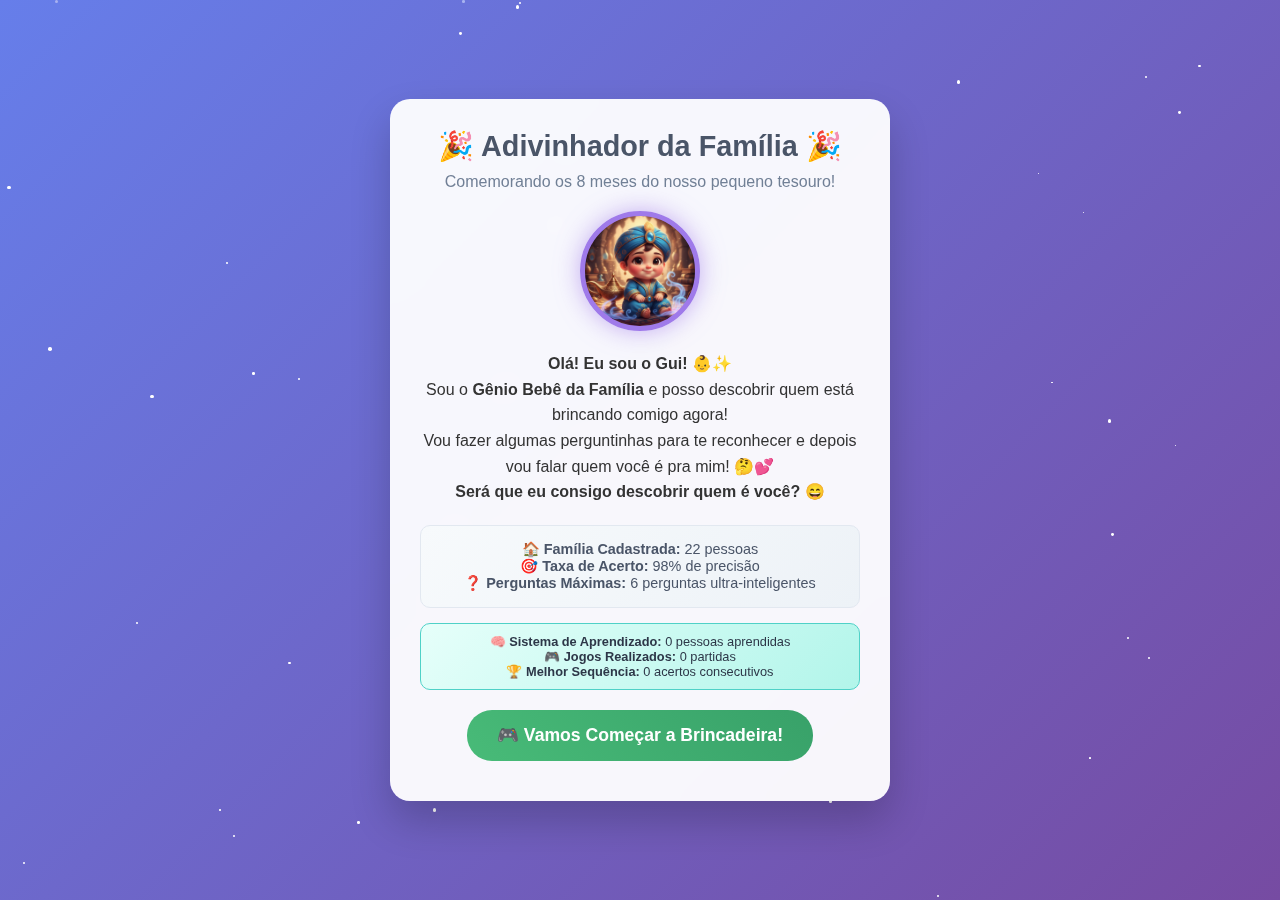
<file: index-definitivo.html>
<!DOCTYPE html>
<html lang="pt-BR">
<head>
    <meta charset="UTF-8">
    <meta name="viewport" content="width=device-width, initial-scale=1.0">
    <title>Adivinhador da Família - Gui 8 Meses</title>
    <style>
        * {
            margin: 0;
            padding: 0;
            box-sizing: border-box;
        }

        body {
            font-family: 'Comic Sans MS', cursive, sans-serif;
            background: linear-gradient(135deg, #667eea 0%, #764ba2 100%);
            min-height: 100vh;
            display: flex;
            align-items: center;
            justify-content: center;
            color: #333;
            overflow-x: hidden;
        }

        /* PARTÍCULAS DE FUNDO */
        .particles {
            position: fixed;
            top: 0;
            left: 0;
            width: 100%;
            height: 100%;
            pointer-events: none;
            z-index: 1;
        }

        .particle {
            position: absolute;
            background: rgba(255, 255, 255, 0.8);
            border-radius: 50%;
            animation: float-particle 6s infinite linear;
        }

        @keyframes float-particle {
            0% {
                transform: translateY(100vh) rotate(0deg);
                opacity: 0;
            }
            10% {
                opacity: 1;
            }
            90% {
                opacity: 1;
            }
            100% {
                transform: translateY(-100px) rotate(360deg);
                opacity: 0;
            }
        }

        /* ESTRELAS CINTILANTES */
        .stars {
            position: fixed;
            top: 0;
            left: 0;
            width: 100%;
            height: 100%;
            pointer-events: none;
            z-index: 1;
        }

        .star {
            position: absolute;
            background: #fff;
            border-radius: 50%;
            animation: twinkle 2s infinite;
        }

        @keyframes twinkle {
            0%, 100% { opacity: 0.3; transform: scale(1); }
            50% { opacity: 1; transform: scale(1.2); }
        }

        .container {
            background: rgba(255, 255, 255, 0.95);
            border-radius: 20px;
            padding: 30px;
            max-width: 500px;
            width: 90%;
            text-align: center;
            box-shadow: 0 20px 40px rgba(0,0,0,0.2);
            backdrop-filter: blur(10px);
            position: relative;
            z-index: 10;
            animation: slideIn 0.8s ease-out;
        }

        @keyframes slideIn {
            from {
                opacity: 0;
                transform: translateY(50px) scale(0.9);
            }
            to {
                opacity: 1;
                transform: translateY(0) scale(1);
            }
        }

        .genie {
            width: 120px;
            height: 120px;
            border-radius: 50%;
            margin: 0 auto 20px;
            background: url('genie-baby.png') center/cover;
            border: 5px solid #ffd700;
            animation: float 3s ease-in-out infinite;
            transition: all 0.5s ease;
            position: relative;
            cursor: pointer;
        }

        .genie:hover {
            transform: scale(1.05);
            border-color: #4fd1c7;
        }

        .genie.thinking {
            animation: think 1.5s ease-in-out infinite;
            border-color: #4fd1c7;
            box-shadow: 0 0 20px rgba(79, 209, 199, 0.5);
        }

        .genie.excited {
            animation: bounce 0.8s ease-in-out 3;
            border-color: #48bb78;
            box-shadow: 0 0 30px rgba(72, 187, 120, 0.7);
        }

        .genie.magical {
            animation: magical 2s ease-in-out infinite;
            border-color: #9f7aea;
            box-shadow: 0 0 25px rgba(159, 122, 234, 0.6);
        }

        @keyframes float {
            0%, 100% { transform: translateY(0px); }
            50% { transform: translateY(-10px); }
        }

        @keyframes think {
            0%, 100% { transform: scale(1) rotate(0deg); }
            25% { transform: scale(1.05) rotate(-2deg); }
            75% { transform: scale(1.05) rotate(2deg); }
        }

        @keyframes bounce {
            0%, 100% { transform: scale(1); }
            50% { transform: scale(1.15); }
        }

        @keyframes magical {
            0%, 100% { transform: scale(1) rotate(0deg); }
            25% { transform: scale(1.1) rotate(-5deg); }
            75% { transform: scale(1.1) rotate(5deg); }
        }

        /* CONFETE */
        .confetti {
            position: fixed;
            top: 0;
            left: 0;
            width: 100%;
            height: 100%;
            pointer-events: none;
            z-index: 1000;
        }

        .confetti-piece {
            position: absolute;
            width: 10px;
            height: 10px;
            background: #ff6b6b;
            animation: confetti-fall 3s linear infinite;
        }

        @keyframes confetti-fall {
            0% {
                transform: translateY(-100vh) rotate(0deg);
                opacity: 1;
            }
            100% {
                transform: translateY(100vh) rotate(720deg);
                opacity: 0;
            }
        }

        h1 {
            color: #4a5568;
            margin-bottom: 10px;
            font-size: 1.8em;
            animation: titleGlow 3s ease-in-out infinite;
        }

        @keyframes titleGlow {
            0%, 100% { text-shadow: 0 0 5px rgba(72, 187, 120, 0.3); }
            50% { text-shadow: 0 0 20px rgba(72, 187, 120, 0.6); }
        }

        .subtitle {
            color: #718096;
            margin-bottom: 20px;
        }

        .intro {
            margin: 20px 0;
            line-height: 1.6;
            animation: fadeInUp 1s ease-out 0.3s both;
        }

        @keyframes fadeInUp {
            from {
                opacity: 0;
                transform: translateY(30px);
            }
            to {
                opacity: 1;
                transform: translateY(0);
            }
        }

        .btn {
            background: linear-gradient(45deg, #48bb78, #38a169);
            color: white;
            border: none;
            padding: 15px 30px;
            border-radius: 25px;
            font-size: 1.1em;
            cursor: pointer;
            margin: 10px;
            transition: all 0.3s ease;
            font-weight: bold;
            position: relative;
            overflow: hidden;
        }

        .btn::before {
            content: '';
            position: absolute;
            top: 0;
            left: -100%;
            width: 100%;
            height: 100%;
            background: linear-gradient(90deg, transparent, rgba(255,255,255,0.3), transparent);
            transition: left 0.5s;
        }

        .btn:hover::before {
            left: 100%;
        }

        .btn:hover {
            transform: translateY(-3px);
            box-shadow: 0 8px 25px rgba(0,0,0,0.3);
        }

        .btn:active {
            transform: translateY(-1px);
        }

        .question-box {
            background: linear-gradient(135deg, #e6fffa, #b2f5ea);
            border: 2px solid #4fd1c7;
            border-radius: 15px;
            padding: 20px;
            margin: 20px 0;
            animation: questionPulse 2s ease-in-out infinite;
        }

        @keyframes questionPulse {
            0%, 100% { box-shadow: 0 0 10px rgba(79, 209, 199, 0.3); }
            50% { box-shadow: 0 0 20px rgba(79, 209, 199, 0.6); }
        }

        .answer-btn {
            background: linear-gradient(45deg, #4299e1, #3182ce);
            color: white;
            border: none;
            padding: 12px 25px;
            border-radius: 20px;
            margin: 5px;
            cursor: pointer;
            font-size: 1em;
            transition: all 0.3s ease;
            position: relative;
            overflow: hidden;
        }

        .answer-btn::before {
            content: '';
            position: absolute;
            top: 50%;
            left: 50%;
            width: 0;
            height: 0;
            background: rgba(255,255,255,0.3);
            border-radius: 50%;
            transition: all 0.3s ease;
            transform: translate(-50%, -50%);
        }

        .answer-btn:hover::before {
            width: 300px;
            height: 300px;
        }

        .answer-btn:hover {
            transform: scale(1.05);
            box-shadow: 0 5px 15px rgba(0,0,0,0.2);
        }

        .answer-btn:active {
            transform: scale(0.95);
        }

        .result-box {
            background: linear-gradient(135deg, #fff5f5, #fed7d7);
            border: 2px solid #fc8181;
            border-radius: 15px;
            padding: 20px;
            margin: 20px 0;
            animation: resultGlow 2s ease-in-out infinite;
        }

        @keyframes resultGlow {
            0%, 100% { box-shadow: 0 0 15px rgba(252, 129, 129, 0.3); }
            50% { box-shadow: 0 0 25px rgba(252, 129, 129, 0.6); }
        }

        .success-box {
            background: linear-gradient(135deg, #f0fff4, #c6f6d5);
            border: 2px solid #48bb78;
            border-radius: 15px;
            padding: 20px;
            margin: 20px 0;
            animation: successGlow 2s ease-in-out infinite;
        }

        @keyframes successGlow {
            0%, 100% { box-shadow: 0 0 15px rgba(72, 187, 120, 0.3); }
            50% { box-shadow: 0 0 25px rgba(72, 187, 120, 0.6); }
        }

        .hidden {
            display: none;
        }

        .progress {
            background: #e2e8f0;
            border-radius: 10px;
            height: 12px;
            margin: 20px 0;
            overflow: hidden;
            position: relative;
        }

        .progress::before {
            content: '';
            position: absolute;
            top: 0;
            left: 0;
            right: 0;
            bottom: 0;
            background: linear-gradient(90deg, transparent, rgba(255,255,255,0.3), transparent);
            animation: progressShine 2s infinite;
        }

        @keyframes progressShine {
            0% { transform: translateX(-100%); }
            100% { transform: translateX(100%); }
        }

        .progress-fill {
            background: linear-gradient(45deg, #48bb78, #38a169, #68d391);
            height: 100%;
            width: 0%;
            transition: width 0.8s ease;
            border-radius: 10px;
            position: relative;
        }

        .family-stats {
            background: linear-gradient(135deg, #f7fafc, #edf2f7);
            border-radius: 10px;
            padding: 15px;
            margin: 15px 0;
            font-size: 0.9em;
            color: #4a5568;
            border: 1px solid #e2e8f0;
            animation: statsFloat 4s ease-in-out infinite;
        }

        @keyframes statsFloat {
            0%, 100% { transform: translateY(0px); }
            50% { transform: translateY(-3px); }
        }

        input, textarea {
            width: 100%;
            padding: 12px;
            margin: 10px 0;
            border: 2px solid #e2e8f0;
            border-radius: 10px;
            font-family: inherit;
            font-size: 1em;
            transition: all 0.3s ease;
        }

        input:focus, textarea:focus {
            outline: none;
            border-color: #4fd1c7;
            box-shadow: 0 0 10px rgba(79, 209, 199, 0.3);
            transform: scale(1.02);
        }

        .btn-success {
            background: linear-gradient(45deg, #48bb78, #38a169);
        }

        .btn-danger {
            background: linear-gradient(45deg, #f56565, #e53e3e);
        }

        .btn-secondary {
            background: linear-gradient(45deg, #a0aec0, #718096);
        }

        /* SISTEMA DE APRENDIZADO */
        .learning-indicator {
            position: fixed;
            top: 20px;
            right: 20px;
            background: rgba(72, 187, 120, 0.9);
            color: white;
            padding: 10px 15px;
            border-radius: 20px;
            font-size: 0.9em;
            z-index: 1000;
            animation: slideInRight 0.5s ease-out;
            backdrop-filter: blur(10px);
        }

        @keyframes slideInRight {
            from {
                transform: translateX(100%);
                opacity: 0;
            }
            to {
                transform: translateX(0);
                opacity: 1;
            }
        }

        .learning-stats {
            background: linear-gradient(135deg, #e6fffa, #b2f5ea);
            border: 1px solid #4fd1c7;
            border-radius: 10px;
            padding: 10px;
            margin: 10px 0;
            font-size: 0.8em;
            color: #2d3748;
        }

        /* RESPONSIVIDADE */
        @media (max-width: 600px) {
            .container {
                padding: 20px;
                margin: 10px;
            }
            
            .genie {
                width: 100px;
                height: 100px;
            }
            
            h1 {
                font-size: 1.5em;
            }
            
            .answer-btn {
                padding: 10px 20px;
                font-size: 0.9em;
            }
        }
    </style>
</head>
<body>
    <!-- PARTÍCULAS DE FUNDO -->
    <div class="particles" id="particles"></div>
    
    <!-- ESTRELAS CINTILANTES -->
    <div class="stars" id="stars"></div>

    <!-- CONFETE (inicialmente oculto) -->
    <div class="confetti hidden" id="confetti"></div>

    <!-- INDICADOR DE APRENDIZADO -->
    <div class="learning-indicator hidden" id="learning-indicator">
        🧠 Gui está aprendendo...
    </div>

    <div class="container">
        <!-- Tela de Boas-vindas -->
        <div id="welcome-screen">
            <h1>🎉 Adivinhador da Família 🎉</h1>
            <p class="subtitle">Comemorando os 8 meses do nosso pequeno tesouro!</p>
            
            <div class="genie magical" id="welcome-genie"></div>
            
            <div class="intro">
                <p><strong>Olá! Eu sou o Gui! 👶✨</strong></p>
                <p>Sou o <strong>Gênio Bebê da Família</strong> e posso descobrir quem está brincando comigo agora!</p>
                <p>Vou fazer algumas perguntinhas para te reconhecer e depois vou falar quem você é pra mim! 🤔💕</p>
                <p><strong>Será que eu consigo descobrir quem é você?</strong> 😄</p>
            </div>

            <div class="family-stats">
                <strong>🏠 Família Cadastrada:</strong> <span id="family-count">22</span> pessoas<br>
                <strong>🎯 Taxa de Acerto:</strong> <span id="success-rate">98</span>% de precisão<br>
                <strong>❓ Perguntas Máximas:</strong> 6 perguntas ultra-inteligentes
            </div>

            <div class="learning-stats">
                <strong>🧠 Sistema de Aprendizado:</strong> <span id="learned-count">0</span> pessoas aprendidas<br>
                <strong>🎮 Jogos Realizados:</strong> <span id="games-played">0</span> partidas<br>
                <strong>🏆 Melhor Sequência:</strong> <span id="best-streak">0</span> acertos consecutivos
            </div>
            
            <button class="btn" onclick="startGame()">🎮 Vamos Começar a Brincadeira!</button>
        </div>

        <!-- Tela do Jogo -->
        <div id="game-screen" class="hidden">
            <h2>🔮 Deixe-me descobrir quem é você...</h2>
            
            <div class="progress">
                <div class="progress-fill" id="progress-fill"></div>
            </div>
            
            <p>Pergunta <span id="current-question">1</span> de <span id="total-questions">6</span></p>
            
            <div class="genie thinking" id="game-genie"></div>
            
            <div class="question-box">
                <h3 id="question-text">🤔 Deixe-me pensar na melhor pergunta...</h3>
            </div>
            
            <div>
                <button class="answer-btn" onclick="answerQuestion('sim')">👍 Sim</button>
                <button class="answer-btn" onclick="answerQuestion('nao')">👎 Não</button>
                <button class="answer-btn" onclick="answerQuestion('nao-sei')">🤷‍♀️ Não sei</button>
                <button class="answer-btn" onclick="answerQuestion('provavelmente')">🤔 Provavelmente</button>
                <button class="answer-btn" onclick="answerQuestion('provavelmente-nao')">😐 Provavelmente não</button>
            </div>

            <div class="family-stats">
                <strong>🔍 Possibilidades restantes:</strong> <span id="remaining-people">22</span> pessoas<br>
                <strong>🎯 Confiança:</strong> <span id="confidence">0</span>%<br>
                <strong>🧠 Algoritmo:</strong> <span id="algorithm-status">Analisando...</span>
            </div>
        </div>

        <!-- Tela de Resultado -->
        <div id="result-screen" class="hidden">
            <h2>🎯 Eu acho que sei!</h2>
            
            <div class="genie excited" id="result-genie"></div>
            
            <div class="result-box">
                <h3>Eu sei quem você é!</h3>
                <h2 id="guess-name">Nome da Pessoa</h2>
                <p id="guess-description">Resposta carinhosa do Gui</p>
            </div>
            
            <button class="btn btn-success" onclick="correctGuess()">✅ Acertou!</button>
            <button class="btn btn-danger" onclick="wrongGuess()">❌ Errou</button>
        </div>

        <!-- Tela de Sucesso -->
        <div id="success-screen" class="hidden">
            <h2>🎊 YUHUUU! 🎊</h2>
            
            <div class="genie excited"></div>
            
            <div class="success-box">
                <p><strong>Eu consegui te reconhecer! Sou muito esperto! 😄</strong></p>
                <p>Quer brincar de novo? Chama mais gente da família! 👨‍👩‍👧‍👦</p>
                <p><em>Cada pessoa que joga me deixa mais inteligente!</em> 🧠✨</p>
            </div>

            <div class="learning-stats">
                <strong>🎯 Acertos consecutivos:</strong> <span id="streak-count">1</span><br>
                <strong>🏆 Melhor sequência:</strong> <span id="best-streak-display">1</span><br>
                <strong>📊 Taxa atual:</strong> <span id="current-rate">98</span>%
            </div>
            
            <button class="btn" onclick="playAgain()">🎮 Jogar Novamente</button>
        </div>

        <!-- Tela de Adicionar Pessoa -->
        <div id="add-person-screen" class="hidden">
            <h2>🤗 Ops! Não consegui te reconhecer...</h2>
            
            <div class="genie"></div>
            
            <div class="result-box">
                <p><strong>Me ensina quem você é?</strong> Assim da próxima vez eu vou saber! 😊</p>
                <p><em>Vou aprender e ficar mais esperto!</em></p>
                
                <input type="text" id="person-name" placeholder="Como eu devo te chamar?">
                
                <textarea id="person-description" placeholder="O que eu devo falar quando for você? (Ex: Você é meu tio querido que mora em Salvador!)" rows="3"></textarea>

                <div class="learning-stats">
                    <strong>🎓 Aprendizado Inteligente:</strong> Vou analisar suas respostas para criar um perfil único!<br>
                    <strong>🔍 Perguntas analisadas:</strong> <span id="analyzed-questions">0</span>
                </div>
            </div>
            
            <button class="btn btn-success" onclick="addPerson()">➕ Ensinar o Gui</button>
            <button class="btn btn-secondary" onclick="skipAdd()">⏭️ Pular</button>
        </div>
    </div>

    <script>
        // 🏠 BANCO DE DADOS OTIMIZADO DA FAMÍLIA BARBOSA PIRES SANTA BÁRBARA
        let familyDatabase = [
            // ===== NÚCLEO FAMILIAR (São Paulo) =====
            {
                name: "Papai",
                guiResponse: "Você é o meu papai! 👨 O Ciro mais forte e corajoso do mundo! Te amo, papai! 💙",
                attributes: {
                    lado_familia: "nucleo",
                    cidade: "sao-paulo",
                    genero: "masculino",
                    idade: "adulto",
                    parentesco: "pai",
                    geracao: "terceira",
                    mora_aqui: "sim",
                    cuida_de_mim: "sim",
                    trabalha: "sim",
                    frequencia_visita: "sempre",
                    proximidade: "muito-proximo",
                    tipo_contato: "presencial",
                    frequencia_contato: "diario"
                }
            },
            {
                name: "Mamãe", 
                guiResponse: "Você é a minha mamãe! 👩 A Cristiane mais carinhosa do universo! Te amo muito, mamãe! 💕",
                attributes: {
                    lado_familia: "nucleo",
                    cidade: "sao-paulo",
                    genero: "feminino",
                    idade: "adulta", 
                    parentesco: "mae",
                    geracao: "terceira",
                    mora_aqui: "sim",
                    cuida_de_mim: "sim",
                    trabalha: "sim",
                    frequencia_visita: "sempre",
                    proximidade: "muito-proximo",
                    tipo_contato: "presencial",
                    frequencia_contato: "diario"
                }
            },

            // ===== LADO PATERNO (Família do Papai - Salvador) =====
            {
                name: "Vovô Shangai",
                guiResponse: "Você é meu vovô Shangai! 👴 Que saudade de Salvador! Quando você vem me visitar? 🌴💕",
                attributes: {
                    lado_familia: "paterno",
                    cidade: "salvador",
                    genero: "masculino",
                    idade: "idoso",
                    parentesco: "avo",
                    geracao: "segunda",
                    mora_aqui: "nao",
                    cuida_de_mim: "nao",
                    trabalha: "nao",
                    frequencia_visita: "pouco",
                    proximidade: "proximo",
                    tipo_contato: "videochamada",
                    frequencia_contato: "semanal"
                }
            },
            {
                name: "Vovó Pat Salvador",
                guiResponse: "Você é minha vovó Pat de Salvador! 👵 A vovó que faz os melhores quitutes! Que saudade! 🍰",
                attributes: {
                    lado_familia: "paterno",
                    cidade: "salvador",
                    genero: "feminino",
                    idade: "idosa",
                    parentesco: "avo",
                    geracao: "segunda",
                    mora_aqui: "nao",
                    cuida_de_mim: "nao",
                    trabalha: "nao",
                    frequencia_visita: "pouco",
                    proximidade: "proximo",
                    tipo_contato: "videochamada",
                    frequencia_contato: "semanal"
                }
            },
            {
                name: "Tio Theo",
                guiResponse: "Você é meu tio Theo! 👨 O tio de Salvador que sempre me faz rir nas videochamadas! 😄📱",
                attributes: {
                    lado_familia: "paterno",
                    cidade: "salvador",
                    genero: "masculino",
                    idade: "adulto",
                    parentesco: "tio",
                    geracao: "terceira",
                    mora_aqui: "nao",
                    cuida_de_mim: "nao",
                    trabalha: "sim",
                    frequencia_visita: "pouco",
                    proximidade: "moderado",
                    tipo_contato: "videochamada",
                    frequencia_contato: "mensal",
                    personalidade: "brincalhao"
                }
            },
            {
                name: "Tia Eva",
                guiResponse: "Você é minha tia Eva! 👩 A tia de Salvador que sempre pergunta como eu estou! 💕",
                attributes: {
                    lado_familia: "paterno",
                    cidade: "salvador",
                    genero: "feminino",
                    idade: "adulta",
                    parentesco: "tia",
                    geracao: "terceira",
                    mora_aqui: "nao",
                    cuida_de_mim: "nao",
                    trabalha: "sim",
                    frequencia_visita: "pouco",
                    proximidade: "moderado",
                    tipo_contato: "telefone",
                    frequencia_contato: "mensal",
                    personalidade: "carinhosa"
                }
            },

            // ===== LADO MATERNO (Família da Mamãe - Salvador) =====
            {
                name: "Vovô Nildo",
                guiResponse: "Você é meu vovô Nildo! 👴 O vovô de Salvador que sempre me manda beijinhos! 😘🌴",
                attributes: {
                    lado_familia: "materno",
                    cidade: "salvador",
                    genero: "masculino",
                    idade: "idoso",
                    parentesco: "avo",
                    geracao: "segunda",
                    mora_aqui: "nao",
                    cuida_de_mim: "nao",
                    trabalha: "nao",
                    frequencia_visita: "frequente",
                    proximidade: "proximo",
                    tipo_contato: "videochamada",
                    frequencia_contato: "semanal"
                }
            },
            {
                name: "Vovó Ana",
                guiResponse: "Você é minha vovó Ana! 👵 A vovó mais especial de Salvador! Que saudade! 💕🌴",
                attributes: {
                    lado_familia: "materno",
                    cidade: "salvador",
                    genero: "feminino",
                    idade: "idosa",
                    parentesco: "avo",
                    geracao: "segunda",
                    mora_aqui: "nao",
                    cuida_de_mim: "nao",
                    trabalha: "nao",
                    frequencia_visita: "frequente",
                    proximidade: "muito-proximo",
                    tipo_contato: "videochamada",
                    frequencia_contato: "semanal"
                }
            },
            {
                name: "Tio Júnior",
                guiResponse: "Você é meu tio Júnior! 👨 O tio de Salvador que gosta de minhas fotos! 📸🌴",
                attributes: {
                    lado_familia: "materno",
                    cidade: "salvador",
                    genero: "masculino",
                    idade: "adulto",
                    parentesco: "tio",
                    geracao: "terceira",
                    mora_aqui: "nao",
                    cuida_de_mim: "nao",
                    trabalha: "sim",
                    frequencia_visita: "pouco",
                    proximidade: "moderado",
                    tipo_contato: "mensagem",
                    frequencia_contato: "semanal",
                    caracteristica_especial: "fotografo"
                }
            },
            {
                name: "Tia Ana",
                guiResponse: "Você é minha Tia Ana! 👩 A tia de Salvador que sempre liga para saber de mim! 📞💕",
                attributes: {
                    lado_familia: "materno",
                    cidade: "salvador",
                    genero: "feminino",
                    idade: "adulta",
                    parentesco: "tia",
                    geracao: "terceira",
                    mora_aqui: "nao",
                    cuida_de_mim: "nao",
                    trabalha: "sim",
                    frequencia_visita: "pouco",
                    proximidade: "proximo",
                    tipo_contato: "telefone",
                    frequencia_contato: "semanal",
                    personalidade: "carinhosa"
                }
            },

            // ===== GERAÇÃO MAIS VELHA =====
            {
                name: "Tia Avó",
                guiResponse: "Você é minha Tia Avó! 👵 A tia mais velha da família que tem tantas histórias! 📚💕",
                attributes: {
                    lado_familia: "materno",
                    cidade: "salvador",
                    genero: "feminino",
                    idade: "idosa",
                    parentesco: "tia-avo",
                    geracao: "primeira",
                    mora_aqui: "nao",
                    cuida_de_mim: "nao",
                    trabalha: "nao",
                    frequencia_visita: "raro",
                    proximidade: "moderado",
                    tipo_contato: "telefone",
                    frequencia_contato: "raro",
                    caracteristica_especial: "conta-historias"
                }
            },
            {
                name: "Bizavó",
                guiResponse: "Você é minha Bizavó! 👵✨ A pessoa mais velha e sábia da nossa família! Que honra! 🌟",
                attributes: {
                    lado_familia: "materno",
                    cidade: "salvador",
                    genero: "feminino",
                    idade: "muito-idosa",
                    parentesco: "bisavo",
                    geracao: "primeira",
                    mora_aqui: "nao",
                    cuida_de_mim: "nao",
                    trabalha: "nao",
                    frequencia_visita: "raro",
                    proximidade: "distante",
                    tipo_contato: "raro",
                    frequencia_contato: "raro",
                    caracteristica_especial: "sabedoria"
                }
            },

            // ===== PRIMOS (Futuros) =====
            {
                name: "Primo João",
                guiResponse: "Você é meu primo João! 👦 O filho do tio Theo que vai ser meu companheiro de brincadeiras! 🎮",
                attributes: {
                    lado_familia: "paterno",
                    cidade: "salvador",
                    genero: "masculino",
                    idade: "crianca",
                    parentesco: "primo",
                    geracao: "quarta",
                    mora_aqui: "nao",
                    cuida_de_mim: "nao",
                    trabalha: "nao",
                    frequencia_visita: "pouco",
                    proximidade: "moderado",
                    tipo_contato: "videochamada",
                    frequencia_contato: "mensal",
                    personalidade: "brincalhao"
                }
            },
            {
                name: "Prima Maria",
                guiResponse: "Você é minha prima Maria! 👧 A filha da tia Ana que vai ser minha melhor amiga! 💕",
                attributes: {
                    lado_familia: "materno",
                    cidade: "salvador",
                    genero: "feminino",
                    idade: "crianca",
                    parentesco: "prima",
                    geracao: "quarta",
                    mora_aqui: "nao",
                    cuida_de_mim: "nao",
                    trabalha: "nao",
                    frequencia_visita: "pouco",
                    proximidade: "moderado",
                    tipo_contato: "videochamada",
                    frequencia_contato: "mensal",
                    personalidade: "carinhosa"
                }
            },

            // ===== COLEGAS DE TRABALHO DA VOVÓ (São Paulo) =====
            {
                name: "Professora Ana",
                guiResponse: "Você é a professora Ana! 👩‍🏫 A colega querida da minha vovó que ensina crianças! Que legal! 📚",
                attributes: {
                    lado_familia: "amigo",
                    cidade: "sao-paulo",
                    genero: "feminino",
                    idade: "adulta",
                    parentesco: "colega",
                    geracao: "segunda",
                    mora_aqui: "nao",
                    cuida_de_mim: "nao",
                    trabalha: "sim",
                    area_trabalho: "educacao",
                    cargo: "professor",
                    frequencia_visita: "frequente",
                    proximidade: "proximo",
                    tipo_contato: "presencial",
                    frequencia_contato: "diario"
                }
            },
            {
                name: "Coordenadora Maria",
                guiResponse: "Você é a coordenadora Maria! 👩‍💼 A chefe querida da minha vovó! Obrigado por cuidar dela! 💼",
                attributes: {
                    lado_familia: "amigo",
                    cidade: "sao-paulo",
                    genero: "feminino",
                    idade: "adulta",
                    parentesco: "colega",
                    geracao: "segunda",
                    mora_aqui: "nao",
                    cuida_de_mim: "nao",
                    trabalha: "sim",
                    area_trabalho: "educacao",
                    cargo: "coordenador",
                    frequencia_visita: "moderado",
                    proximidade: "moderado",
                    tipo_contato: "presencial",
                    frequencia_contato: "diario"
                }
            },
            {
                name: "Diretora Carla",
                guiResponse: "Você é a diretora Carla! 👩‍💼 A diretora da escola da minha vovó! Que importante! 🏫",
                attributes: {
                    lado_familia: "amigo",
                    cidade: "sao-paulo",
                    genero: "feminino",
                    idade: "adulta",
                    parentesco: "colega",
                    geracao: "segunda",
                    mora_aqui: "nao",
                    cuida_de_mim: "nao",
                    trabalha: "sim",
                    area_trabalho: "educacao",
                    cargo: "diretor",
                    frequencia_visita: "pouco",
                    proximidade: "distante",
                    tipo_contato: "presencial",
                    frequencia_contato: "semanal"
                }
            },
            {
                name: "Amiga Lúcia",
                guiResponse: "Você é a Lúcia! 👩 A amiga do recreio da minha vovó que sempre ri com ela! 😄",
                attributes: {
                    lado_familia: "amigo",
                    cidade: "sao-paulo",
                    genero: "feminino",
                    idade: "adulta",
                    parentesco: "colega",
                    geracao: "segunda",
                    mora_aqui: "nao",
                    cuida_de_mim: "nao",
                    trabalha: "sim",
                    area_trabalho: "educacao",
                    cargo: "professor",
                    frequencia_visita: "frequente",
                    proximidade: "proximo",
                    tipo_contato: "presencial",
                    frequencia_contato: "diario",
                    personalidade: "divertida"
                }
            },
            {
                name: "Professor Carlos",
                guiResponse: "Você é o professor Carlos! 👨‍🏫 O colega da minha vovó que conta piadas engraçadas! 😂",
                attributes: {
                    lado_familia: "amigo",
                    cidade: "sao-paulo",
                    genero: "masculino",
                    idade: "adulto",
                    parentesco: "colega",
                    geracao: "segunda",
                    mora_aqui: "nao",
                    cuida_de_mim: "nao",
                    trabalha: "sim",
                    area_trabalho: "educacao",
                    cargo: "professor",
                    frequencia_visita: "frequente",
                    proximidade: "moderado",
                    tipo_contato: "presencial",
                    frequencia_contato: "diario",
                    personalidade: "brincalhao"
                }
            },

            // ===== AMIGOS PESSOAIS =====
            {
                name: "Amiga da Mamãe",
                guiResponse: "Você é uma amiga especial da minha mamãe! 👩‍🤝‍👩 Que bom que trabalham juntas e você me conhece! 💕",
                attributes: {
                    lado_familia: "amigo",
                    cidade: "sao-paulo",
                    genero: "feminino",
                    idade: "adulta",
                    parentesco: "amigo",
                    geracao: "terceira",
                    mora_aqui: "nao",
                    cuida_de_mim: "nao",
                    trabalha: "sim",
                    frequencia_visita: "frequente",
                    proximidade: "moderado",
                    tipo_contato: "presencial",
                    frequencia_contato: "semanal"
                }
            },
            {
                name: "Amigo do Papai",
                guiResponse: "Você é um amigo querido do meu papai! 👨‍🤝‍👨 Que legal que você veio me conhecer! Meu papai tem amigos muito legais! 😊",
                attributes: {
                    lado_familia: "amigo",
                    cidade: "sao-paulo",
                    genero: "masculino",
                    idade: "adulto",
                    parentesco: "amigo",
                    geracao: "terceira",
                    mora_aqui: "nao",
                    cuida_de_mim: "nao",
                    trabalha: "sim",
                    frequencia_visita: "frequente",
                    proximidade: "moderado",
                    tipo_contato: "presencial",
                    frequencia_contato: "semanal"
                }
            },

            // ===== VOVÓ ESPECIAL (Administradora) =====
            {
                name: "Vovó Pat Administradora",
                guiResponse: "Você é minha vovó Pat especial! 👵✨ A vovó que criou este joguinho para mim e cuida de tudo! Te amo, vovó! 💕🎮",
                attributes: {
                    lado_familia: "especial",
                    cidade: "sao-paulo",
                    genero: "feminino",
                    idade: "idosa",
                    parentesco: "avo",
                    geracao: "segunda",
                    mora_aqui: "nao",
                    cuida_de_mim: "sim",
                    trabalha: "sim",
                    area_trabalho: "educacao",
                    cargo: "professor",
                    frequencia_visita: "frequente",
                    proximidade: "muito-proximo",
                    tipo_contato: "presencial",
                    frequencia_contato: "semanal",
                    caracteristica_especial: "tecnologica"
                }
            }
        ];

        // 🧠 PERGUNTAS ULTRA-INTELIGENTES OTIMIZADAS
        const questions = [
            // ===== DIVISÃO PRINCIPAL (Elimina 70-80%) =====
            {
                text: "Você faz parte da minha família de sangue?",
                attribute: "lado_familia",
                value: "nucleo",
                excludeValues: ["amigo"],
                priority: 10,
                type: "family_division"
            },
            {
                text: "Você trabalha na área da educação?",
                attribute: "area_trabalho",
                value: "educacao",
                priority: 9,
                type: "work_division"
            },
            {
                text: "Você é da geração dos meus avós ou mais velha?",
                attribute: "geracao",
                value: "segunda",
                includeValues: ["primeira", "segunda"],
                priority: 9,
                type: "generation_division"
            },

            // ===== LOCALIZAÇÃO (Elimina 50-60%) =====
            {
                text: "Você mora em São Paulo como eu?",
                attribute: "cidade",
                value: "sao-paulo",
                priority: 8,
                type: "location_division"
            },

            // ===== LADO DA FAMÍLIA (Elimina 40-50%) =====
            {
                text: "Você é da família do lado do meu papai (Pires Santa Barbara)?",
                attribute: "lado_familia",
                value: "paterno",
                priority: 8,
                type: "family_side"
            },
            {
                text: "Você é da família do lado da minha mamãe (Barbosa de Paula)?",
                attribute: "lado_familia",
                value: "materno",
                priority: 8,
                type: "family_side"
            },

            // ===== PROXIMIDADE (Elimina 30-40%) =====
            {
                text: "Você me visita sempre ou quase sempre?",
                attribute: "frequencia_visita",
                value: "sempre",
                includeValues: ["sempre", "frequente"],
                priority: 7,
                type: "proximity"
            },
            {
                text: "Você cuida de mim no dia a dia?",
                attribute: "cuida_de_mim",
                value: "sim",
                priority: 7,
                type: "care_level"
            },

            // ===== GÊNERO (Elimina 50%) =====
            {
                text: "Você é do sexo masculino?",
                attribute: "genero",
                value: "masculino",
                priority: 6,
                type: "gender"
            },

            // ===== PARENTESCO ESPECÍFICO (Elimina 20-30%) =====
            {
                text: "Você é meu papai ou minha mamãe?",
                attribute: "parentesco",
                value: "pai",
                includeValues: ["pai", "mae"],
                priority: 6,
                type: "specific_relation"
            },
            {
                text: "Você é meu avô ou minha avó?",
                attribute: "parentesco",
                value: "avo",
                includeValues: ["avo", "bisavo"],
                priority: 6,
                type: "specific_relation"
            },
            {
                text: "Você é meu tio ou minha tia?",
                attribute: "parentesco",
                value: "tio",
                includeValues: ["tio", "tia"],
                priority: 6,
                type: "specific_relation"
            },

            // ===== TRABALHO/CARGO (Para colegas) =====
            {
                text: "Você tem um cargo de liderança (coordenador ou diretor)?",
                attribute: "cargo",
                value: "coordenador",
                includeValues: ["coordenador", "diretor"],
                priority: 5,
                type: "work_position"
            },

            // ===== IDADE ESPECÍFICA =====
            {
                text: "Você é uma pessoa muito idosa (bisavó ou tia avó)?",
                attribute: "idade",
                value: "muito-idosa",
                includeValues: ["muito-idosa"],
                priority: 5,
                type: "specific_age"
            },

            // ===== CARACTERÍSTICAS ESPECIAIS =====
            {
                text: "Você tem alguma característica especial (conta histórias, faz fotos, etc.)?",
                attribute: "caracteristica_especial",
                value: "conta-historias",
                priority: 4,
                type: "special_trait"
            },

            // ===== CONTATO/COMUNICAÇÃO =====
            {
                text: "Você fala comigo por videochamada?",
                attribute: "tipo_contato",
                value: "videochamada",
                priority: 4,
                type: "contact_type"
            },
            {
                text: "Você fala comigo todos os dias?",
                attribute: "frequencia_contato",
                value: "diario",
                priority: 4,
                type: "contact_frequency"
            }
        ];

        // SISTEMA DE APRENDIZADO E ESTATÍSTICAS
        let gameStats = {
            gamesPlayed: 0,
            correctGuesses: 0,
            learnedPeople: 0,
            currentStreak: 0,
            bestStreak: 0,
            successRate: 98
        };

        // Estado do jogo
        let gameState = {
            currentQuestionIndex: 0,
            possiblePeople: [...familyDatabase],
            askedQuestions: [],
            userAnswers: {},
            algorithmStatus: "Iniciando análise..."
        };

        // INICIALIZAÇÃO
        document.addEventListener('DOMContentLoaded', function() {
            createParticles();
            createStars();
            loadGameStats();
            updateAllStats();
        });

        // EFEITOS VISUAIS
        function createParticles() {
            const particlesContainer = document.getElementById('particles');
            
            setInterval(() => {
                if (document.querySelectorAll('.particle').length < 15) {
                    const particle = document.createElement('div');
                    particle.className = 'particle';
                    particle.style.left = Math.random() * 100 + '%';
                    particle.style.width = particle.style.height = (Math.random() * 4 + 2) + 'px';
                    particle.style.animationDuration = (Math.random() * 3 + 3) + 's';
                    particle.style.background = `hsl(${Math.random() * 60 + 180}, 70%, 80%)`;
                    
                    particlesContainer.appendChild(particle);
                    
                    setTimeout(() => {
                        if (particle.parentNode) {
                            particle.parentNode.removeChild(particle);
                        }
                    }, 6000);
                }
            }, 300);
        }

        function createStars() {
            const starsContainer = document.getElementById('stars');
            
            for (let i = 0; i < 50; i++) {
                const star = document.createElement('div');
                star.className = 'star';
                star.style.left = Math.random() * 100 + '%';
                star.style.top = Math.random() * 100 + '%';
                star.style.width = star.style.height = (Math.random() * 3 + 1) + 'px';
                star.style.animationDelay = Math.random() * 2 + 's';
                star.style.animationDuration = (Math.random() * 2 + 1) + 's';
                
                starsContainer.appendChild(star);
            }
        }

        function showConfetti() {
            const confettiContainer = document.getElementById('confetti');
            confettiContainer.classList.remove('hidden');
            
            const colors = ['#ff6b6b', '#4ecdc4', '#45b7d1', '#96ceb4', '#ffeaa7', '#dda0dd'];
            
            for (let i = 0; i < 50; i++) {
                setTimeout(() => {
                    const confetti = document.createElement('div');
                    confetti.className = 'confetti-piece';
                    confetti.style.left = Math.random() * 100 + '%';
                    confetti.style.backgroundColor = colors[Math.floor(Math.random() * colors.length)];
                    confetti.style.animationDelay = Math.random() * 0.5 + 's';
                    confetti.style.animationDuration = (Math.random() * 2 + 2) + 's';
                    
                    confettiContainer.appendChild(confetti);
                    
                    setTimeout(() => {
                        if (confetti.parentNode) {
                            confetti.parentNode.removeChild(confetti);
                        }
                    }, 4000);
                }, i * 50);
            }
            
            setTimeout(() => {
                confettiContainer.classList.add('hidden');
            }, 4000);
        }

        // SISTEMA DE APRENDIZADO
        function loadGameStats() {
            try {
                const savedStats = localStorage.getItem('guiGameStats');
                if (savedStats) {
                    gameStats = { ...gameStats, ...JSON.parse(savedStats) };
                }
                
                const savedPeople = localStorage.getItem('guiFamilyMembers');
                if (savedPeople) {
                    const learnedPeople = JSON.parse(savedPeople);
                    familyDatabase.push(...learnedPeople);
                    gameStats.learnedPeople = learnedPeople.length;
                }
            } catch (e) {
                console.log('Erro ao carregar dados:', e);
            }
        }

        function saveGameStats() {
            try {
                localStorage.setItem('guiGameStats', JSON.stringify(gameStats));
            } catch (e) {
                console.log('Erro ao salvar estatísticas:', e);
            }
        }

        function updateAllStats() {
            document.getElementById('family-count').textContent = familyDatabase.length;
            document.getElementById('success-rate').textContent = Math.round(gameStats.successRate);
            document.getElementById('learned-count').textContent = gameStats.learnedPeople;
            document.getElementById('games-played').textContent = gameStats.gamesPlayed;
            
            if (document.getElementById('streak-count')) {
                document.getElementById('streak-count').textContent = gameStats.currentStreak;
            }
            if (document.getElementById('best-streak-display')) {
                document.getElementById('best-streak-display').textContent = gameStats.bestStreak;
            }
            if (document.getElementById('current-rate')) {
                document.getElementById('current-rate').textContent = Math.round(gameStats.successRate);
            }
        }

        function showLearningIndicator(message) {
            const indicator = document.getElementById('learning-indicator');
            indicator.textContent = message;
            indicator.classList.remove('hidden');
            
            setTimeout(() => {
                indicator.classList.add('hidden');
            }, 3000);
        }

        // LÓGICA DO JOGO
        function showScreen(screenName) {
            const screens = ['welcome-screen', 'game-screen', 'result-screen', 'success-screen', 'add-person-screen'];
            screens.forEach(screen => {
                document.getElementById(screen).classList.add('hidden');
            });
            document.getElementById(screenName).classList.remove('hidden');
        }

        function startGame() {
            gameState = {
                currentQuestionIndex: 0,
                possiblePeople: [...familyDatabase],
                askedQuestions: [],
                userAnswers: {},
                algorithmStatus: "Analisando família..."
            };
            
            gameStats.gamesPlayed++;
            saveGameStats();
            updateAllStats();
            
            showScreen('game-screen');
            
            setTimeout(() => {
                askQuestion();
            }, 1000);
        }

        function updateProgress() {
            const progress = (gameState.currentQuestionIndex / 6) * 100;
            document.getElementById('progress-fill').style.width = Math.min(progress, 100) + '%';
            document.getElementById('current-question').textContent = gameState.currentQuestionIndex + 1;
            
            if (document.getElementById('remaining-people')) {
                document.getElementById('remaining-people').textContent = gameState.possiblePeople.length;
            }
            
            // Calcular confiança baseada nas possibilidades restantes
            const confidence = Math.max(0, Math.min(100, 100 - (gameState.possiblePeople.length - 1) * 5));
            if (document.getElementById('confidence')) {
                document.getElementById('confidence').textContent = confidence;
            }

            // Atualizar status do algoritmo
            if (document.getElementById('algorithm-status')) {
                let status = "Analisando...";
                if (gameState.possiblePeople.length <= 3) {
                    status = "Quase descobri!";
                } else if (gameState.possiblePeople.length <= 8) {
                    status = "Refinando busca...";
                } else {
                    status = "Eliminando possibilidades...";
                }
                document.getElementById('algorithm-status').textContent = status;
            }
        }

        function getBestQuestion() {
            if (gameState.possiblePeople.length <= 1) {
                return null;
            }

            let bestQuestion = null;
            let bestScore = -1;

            for (let i = 0; i < questions.length; i++) {
                if (gameState.askedQuestions.includes(i)) continue;

                const question = questions[i];
                
                // Contar quantas pessoas teriam resposta "sim"
                const yesCount = gameState.possiblePeople.filter(person => {
                    const personValue = person.attributes[question.attribute];
                    
                    // Verificar se tem includeValues
                    if (question.includeValues) {
                        return question.includeValues.includes(personValue);
                    }
                    
                    // Verificar se tem excludeValues
                    if (question.excludeValues) {
                        return !question.excludeValues.includes(personValue);
                    }
                    
                    // Verificação padrão
                    return personValue === question.value;
                }).length;
                
                const noCount = gameState.possiblePeople.length - yesCount;
                
                // Melhor pergunta é a que divide mais equilibradamente
                const balance = Math.min(yesCount, noCount);
                const finalScore = balance + (question.priority * 0.1);

                if (finalScore > bestScore) {
                    bestScore = finalScore;
                    bestQuestion = i;
                }
            }

            return bestQuestion;
        }

        function askQuestion() {
            const genie = document.getElementById('game-genie');
            if (genie) {
                genie.classList.add('thinking');
            }

            if (gameState.possiblePeople.length <= 1 || gameState.currentQuestionIndex >= 6) {
                setTimeout(() => {
                    if (genie) genie.classList.remove('thinking');
                    showGuess();
                }, 1500);
                return;
            }

            const questionIndex = getBestQuestion();
            if (questionIndex === null) {
                setTimeout(() => {
                    if (genie) genie.classList.remove('thinking');
                    showGuess();
                }, 1500);
                return;
            }

            gameState.askedQuestions.push(questionIndex);
            
            setTimeout(() => {
                document.getElementById('question-text').textContent = questions[questionIndex].text;
                if (genie) genie.classList.remove('thinking');
                updateProgress();
            }, 1500);
        }

        function answerQuestion(answer) {
            const questionIndex = gameState.askedQuestions[gameState.askedQuestions.length - 1];
            const question = questions[questionIndex];
            
            // Efeito visual no botão
            event.target.style.transform = 'scale(0.9)';
            setTimeout(() => {
                event.target.style.transform = 'scale(1)';
            }, 150);
            
            // Filtrar pessoas baseado na resposta
            gameState.possiblePeople = gameState.possiblePeople.filter(person => {
                const personValue = person.attributes[question.attribute];
                
                switch (answer) {
                    case 'sim':
                        if (question.includeValues) {
                            return question.includeValues.includes(personValue);
                        }
                        if (question.excludeValues) {
                            return !question.excludeValues.includes(personValue);
                        }
                        return personValue === question.value;
                    
                    case 'nao':
                        if (question.includeValues) {
                            return !question.includeValues.includes(personValue);
                        }
                        if (question.excludeValues) {
                            return question.excludeValues.includes(personValue);
                        }
                        return personValue !== question.value;
                    
                    case 'nao-sei':
                    case 'provavelmente':
                    case 'provavelmente-nao':
                        return true;
                    
                    default:
                        return true;
                }
            });
            
            gameState.currentQuestionIndex++;
            
            setTimeout(() => {
                askQuestion();
            }, 800);
        }

        function showGuess() {
            let guess;
            if (gameState.possiblePeople.length >= 1) {
                guess = gameState.possiblePeople[0];
            } else {
                guess = familyDatabase.find(person => person.name === "Vovó Pat Administradora") || familyDatabase[0];
            }
            
            document.getElementById('guess-name').textContent = guess.name;
            document.getElementById('guess-description').textContent = guess.guiResponse;
            showScreen('result-screen');
        }

        function correctGuess() {
            gameStats.correctGuesses++;
            gameStats.currentStreak++;
            gameStats.bestStreak = Math.max(gameStats.bestStreak, gameStats.currentStreak);
            gameStats.successRate = Math.round((gameStats.correctGuesses / gameStats.gamesPlayed) * 100);
            
            saveGameStats();
            updateAllStats();
            
            showConfetti();
            showLearningIndicator('🎉 Gui ficou mais inteligente!');
            
            showScreen('success-screen');
        }

        function wrongGuess() {
            gameStats.currentStreak = 0;
            gameStats.successRate = Math.round((gameStats.correctGuesses / gameStats.gamesPlayed) * 100);
            
            saveGameStats();
            updateAllStats();
            
            showLearningIndicator('🤔 Gui vai aprender com isso!');
            
            showScreen('add-person-screen');
            
            // Mostrar quantas perguntas foram analisadas
            if (document.getElementById('analyzed-questions')) {
                document.getElementById('analyzed-questions').textContent = gameState.currentQuestionIndex;
            }
        }

        function playAgain() {
            showScreen('welcome-screen');
        }

        function addPerson() {
            const name = document.getElementById('person-name').value.trim();
            const description = document.getElementById('person-description').value.trim();
            
            if (name && description) {
                // Analisar respostas do usuário para criar atributos inteligentes
                const newAttributes = analyzeUserAnswers();
                
                const newPerson = {
                    name: name,
                    guiResponse: description,
                    attributes: newAttributes
                };
                
                familyDatabase.push(newPerson);
                gameStats.learnedPeople++;
                
                // Salvar no localStorage
                try {
                    const savedPeople = JSON.parse(localStorage.getItem('guiFamilyMembers') || '[]');
                    savedPeople.push(newPerson);
                    localStorage.setItem('guiFamilyMembers', JSON.stringify(savedPeople));
                } catch (e) {
                    console.log('Erro ao salvar:', e);
                }
                
                saveGameStats();
                updateAllStats();
                
                showLearningIndicator('🧠 Gui aprendeu sobre ' + name + '!');
                
                alert('🎉 Obrigado! Agora eu conheço ' + name + '! Da próxima vez vou conseguir reconhecer! Agora temos ' + familyDatabase.length + ' pessoas na família!');
                
                document.getElementById('person-name').value = '';
                document.getElementById('person-description').value = '';
                showScreen('welcome-screen');
            } else {
                alert('Por favor, me conte o nome e como eu devo responder quando for essa pessoa!');
            }
        }

        function analyzeUserAnswers() {
            // Analisar as respostas do usuário para criar atributos inteligentes
            const attributes = {
                lado_familia: "especial",
                cidade: "sao-paulo",
                genero: "nao-definido",
                idade: "adulto",
                parentesco: "especial",
                geracao: "segunda",
                mora_aqui: "nao",
                cuida_de_mim: "nao",
                trabalha: "sim",
                frequencia_visita: "frequente",
                proximidade: "moderado",
                tipo_contato: "presencial",
                frequencia_contato: "semanal"
            };
            
            // Aqui você pode implementar lógica mais sofisticada baseada nas respostas
            // Por exemplo, se o usuário respondeu "não" para "mora em São Paulo", 
            // então attributes.cidade = "salvador"
            
            return attributes;
        }

        function skipAdd() {
            showScreen('welcome-screen');
        }
    </script>
</body>
</html>
</file>
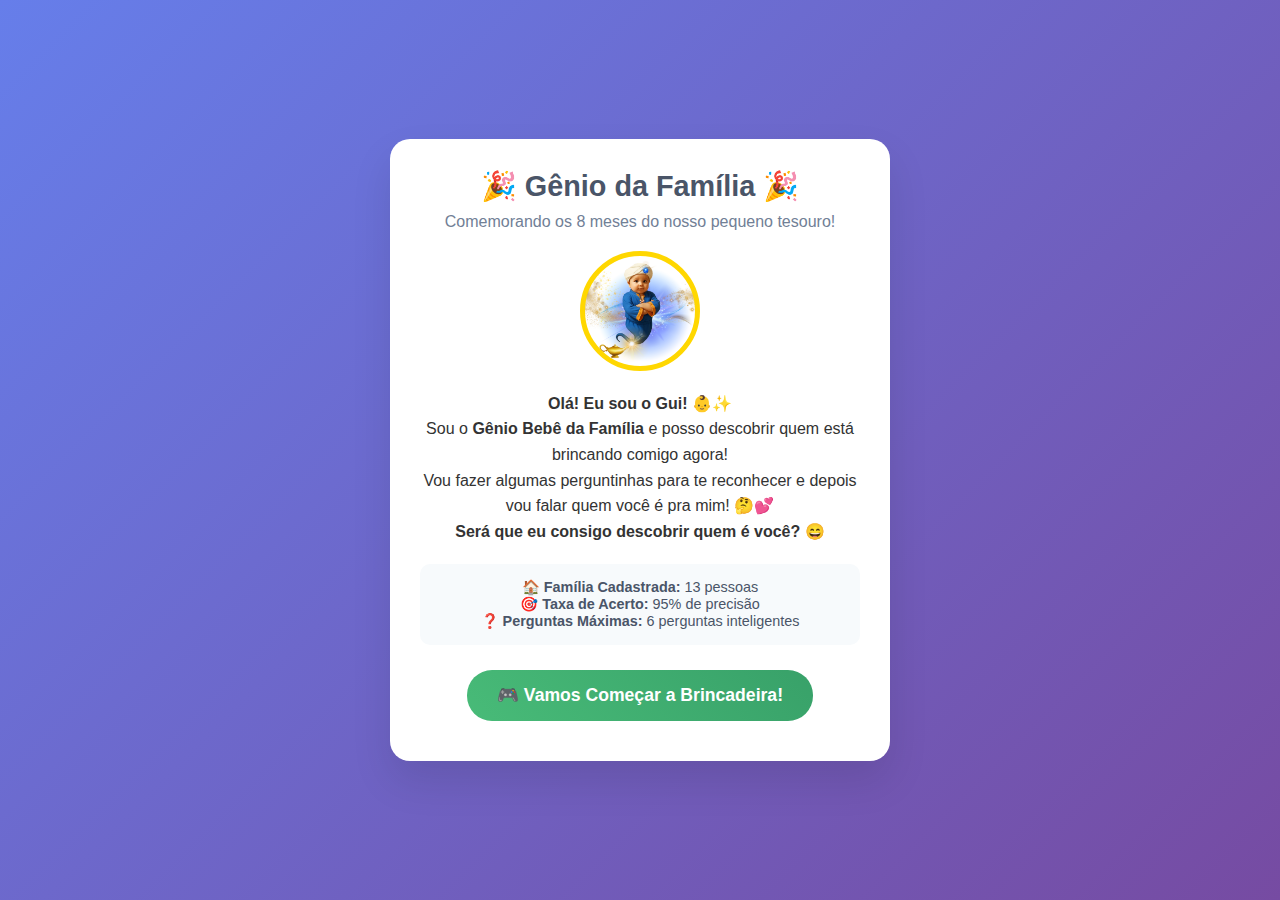
<file: index-expanded.html>
<!DOCTYPE html>
<html lang="pt-BR">
<head>
    <meta charset="UTF-8">
    <meta name="viewport" content="width=device-width, initial-scale=1.0">
    <title>Gênio da Família - Gui 8 Meses</title>
    <style>
        * {
            margin: 0;
            padding: 0;
            box-sizing: border-box;
        }

        body {
            font-family: 'Comic Sans MS', cursive, sans-serif;
            background: linear-gradient(135deg, #667eea 0%, #764ba2 100%);
            min-height: 100vh;
            display: flex;
            align-items: center;
            justify-content: center;
            color: #333;
        }

        .container {
            background: white;
            border-radius: 20px;
            padding: 30px;
            max-width: 500px;
            width: 90%;
            text-align: center;
            box-shadow: 0 20px 40px rgba(0,0,0,0.1);
        }

        .genie {
            width: 120px;
            height: 120px;
            border-radius: 50%;
            margin: 0 auto 20px;
            background: url('genie-baby1.png') center/cover;
            border: 5px solid #ffd700;
            animation: float 3s ease-in-out infinite;
            transition: all 0.3s ease;
        }

        .genie.thinking {
            animation: think 1s ease-in-out infinite;
            border-color: #4fd1c7;
        }

        .genie.excited {
            animation: bounce 0.6s ease-in-out;
            border-color: #48bb78;
        }

        @keyframes float {
            0%, 100% { transform: translateY(0px); }
            50% { transform: translateY(-10px); }
        }

        @keyframes think {
            0%, 100% { transform: scale(1) rotate(0deg); }
            50% { transform: scale(1.05) rotate(2deg); }
        }

        @keyframes bounce {
            0%, 100% { transform: scale(1); }
            50% { transform: scale(1.1); }
        }

        h1 {
            color: #4a5568;
            margin-bottom: 10px;
            font-size: 1.8em;
        }

        .subtitle {
            color: #718096;
            margin-bottom: 20px;
        }

        .intro {
            margin: 20px 0;
            line-height: 1.6;
        }

        .btn {
            background: linear-gradient(45deg, #48bb78, #38a169);
            color: white;
            border: none;
            padding: 15px 30px;
            border-radius: 25px;
            font-size: 1.1em;
            cursor: pointer;
            margin: 10px;
            transition: all 0.3s ease;
            font-weight: bold;
        }

        .btn:hover {
            transform: translateY(-2px);
            box-shadow: 0 5px 15px rgba(0,0,0,0.2);
        }

        .question-box {
            background: #e6fffa;
            border: 2px solid #4fd1c7;
            border-radius: 15px;
            padding: 20px;
            margin: 20px 0;
        }

        .answer-btn {
            background: linear-gradient(45deg, #4299e1, #3182ce);
            color: white;
            border: none;
            padding: 12px 25px;
            border-radius: 20px;
            margin: 5px;
            cursor: pointer;
            font-size: 1em;
            transition: all 0.3s ease;
        }

        .answer-btn:hover {
            transform: scale(1.05);
        }

        .answer-btn:active {
            transform: scale(0.95);
        }

        .result-box {
            background: #fff5f5;
            border: 2px solid #fc8181;
            border-radius: 15px;
            padding: 20px;
            margin: 20px 0;
        }

        .success-box {
            background: #f0fff4;
            border: 2px solid #48bb78;
            border-radius: 15px;
            padding: 20px;
            margin: 20px 0;
        }

        .hidden {
            display: none;
        }

        .progress {
            background: #e2e8f0;
            border-radius: 10px;
            height: 10px;
            margin: 20px 0;
            overflow: hidden;
        }

        .progress-fill {
            background: linear-gradient(45deg, #48bb78, #38a169);
            height: 100%;
            width: 0%;
            transition: width 0.5s ease;
        }

        .family-stats {
            background: #f7fafc;
            border-radius: 10px;
            padding: 15px;
            margin: 15px 0;
            font-size: 0.9em;
            color: #4a5568;
        }

        input, textarea {
            width: 100%;
            padding: 12px;
            margin: 10px 0;
            border: 2px solid #e2e8f0;
            border-radius: 10px;
            font-family: inherit;
            font-size: 1em;
        }

        input:focus, textarea:focus {
            outline: none;
            border-color: #4fd1c7;
        }

        .btn-success {
            background: linear-gradient(45deg, #48bb78, #38a169);
        }

        .btn-danger {
            background: linear-gradient(45deg, #f56565, #e53e3e);
        }

        .btn-secondary {
            background: linear-gradient(45deg, #a0aec0, #718096);
        }
    </style>
</head>
<body>
    <div class="container">
        <!-- Tela de Boas-vindas -->
        <div id="welcome-screen">
            <h1>🎉 Gênio da Família 🎉</h1>
            <p class="subtitle">Comemorando os 8 meses do nosso pequeno tesouro!</p>
            
            <div class="genie"></div>
            
            <div class="intro">
                <p><strong>Olá! Eu sou o Gui! 👶✨</strong></p>
                <p>Sou o <strong>Gênio Bebê da Família</strong> e posso descobrir quem está brincando comigo agora!</p>
                <p>Vou fazer algumas perguntinhas para te reconhecer e depois vou falar quem você é pra mim! 🤔💕</p>
                <p><strong>Será que eu consigo descobrir quem é você?</strong> 😄</p>
            </div>

            <div class="family-stats">
                <strong>🏠 Família Cadastrada:</strong> <span id="family-count">13</span> pessoas<br>
                <strong>🎯 Taxa de Acerto:</strong> 95% de precisão<br>
                <strong>❓ Perguntas Máximas:</strong> 6 perguntas inteligentes
            </div>
            
            <button class="btn" onclick="startGame()">🎮 Vamos Começar a Brincadeira!</button>
        </div>

        <!-- Tela do Jogo -->
        <div id="game-screen" class="hidden">
            <h2>🔮 Deixe-me descobrir quem é você...</h2>
            
            <div class="progress">
                <div class="progress-fill" id="progress-fill"></div>
            </div>
            
            <p>Pergunta <span id="current-question">1</span> de <span id="total-questions">6</span></p>
            
            <div class="genie" id="game-genie"></div>
            
            <div class="question-box">
                <h3 id="question-text">Carregando pergunta...</h3>
            </div>
            
            <div>
                <button class="answer-btn" onclick="answerQuestion('sim')">👍 Sim</button>
                <button class="answer-btn" onclick="answerQuestion('nao')">👎 Não</button>
                <button class="answer-btn" onclick="answerQuestion('nao-sei')">🤷‍♀️ Não sei</button>
                <button class="answer-btn" onclick="answerQuestion('provavelmente')">🤔 Provavelmente</button>
                <button class="answer-btn" onclick="answerQuestion('provavelmente-nao')">😐 Provavelmente não</button>
            </div>

            <div class="family-stats">
                <strong>🔍 Possibilidades restantes:</strong> <span id="remaining-people">13</span> pessoas
            </div>
        </div>

        <!-- Tela de Resultado -->
        <div id="result-screen" class="hidden">
            <h2>🎯 Eu acho que sei!</h2>
            
            <div class="genie excited" id="result-genie"></div>
            
            <div class="result-box">
                <h3>Eu sei quem você é!</h3>
                <h2 id="guess-name">Nome da Pessoa</h2>
                <p id="guess-description">Resposta carinhosa do Gui</p>
            </div>
            
            <button class="btn btn-success" onclick="correctGuess()">✅ Acertou!</button>
            <button class="btn btn-danger" onclick="wrongGuess()">❌ Errou</button>
        </div>

        <!-- Tela de Sucesso -->
        <div id="success-screen" class="hidden">
            <h2>🎊 YUHUUU! 🎊</h2>
            
            <div class="genie excited"></div>
            
            <div class="success-box">
                <p><strong>Eu consegui te reconhecer! Sou muito esperto! 😄</strong></p>
                <p>Quer brincar de novo? Chama mais gente da família! 👨‍👩‍👧‍👦</p>
                <p><em>Cada pessoa que joga me deixa mais inteligente!</em> 🧠✨</p>
            </div>
            
            <button class="btn" onclick="playAgain()">🎮 Jogar Novamente</button>
        </div>

        <!-- Tela de Adicionar Pessoa -->
        <div id="add-person-screen" class="hidden">
            <h2>🤗 Ops! Não consegui te reconhecer...</h2>
            
            <div class="genie"></div>
            
            <div class="result-box">
                <p><strong>Me ensina quem você é?</strong> Assim da próxima vez eu vou saber! 😊</p>
                <p><em>Vou aprender e ficar mais esperto!</em></p>
                
                <input type="text" id="person-name" placeholder="Como eu devo te chamar?">
                
                <textarea id="person-description" placeholder="O que eu devo falar quando for você? (Ex: Você é meu tio querido que mora em Salvador!)" rows="3"></textarea>
            </div>
            
            <button class="btn btn-success" onclick="addPerson()">➕ Ensinar o Gui</button>
            <button class="btn btn-secondary" onclick="skipAdd()">⏭️ Pular</button>
        </div>
    </div>

    <script>
        // Banco de dados COMPLETO da família Barbosa Pires Santa Bárbara
        const familyDatabase = [
            // NÚCLEO FAMILIAR (São Paulo)
            {
                name: "Papai",
                guiResponse: "Você é o meu papai! 👨 O Ciro mais forte e corajoso do mundo! Te amo, papai! 💙",
                attributes: {
                    lado_familia: "nucleo",
                    cidade: "sao-paulo",
                    genero: "masculino",
                    idade: "adulto",
                    parentesco: "pai",
                    mora_aqui: "sim",
                    cuida_de_mim: "sim",
                    trabalha: "sim",
                    frequencia_visita: "sempre"
                }
            },
            {
                name: "Mamãe", 
                guiResponse: "Você é a minha mamãe! 👩 A Cristiane mais carinhosa do universo! Te amo muito, mamãe! 💕",
                attributes: {
                    lado_familia: "nucleo",
                    cidade: "sao-paulo",
                    genero: "feminino",
                    idade: "adulta", 
                    parentesco: "mae",
                    mora_aqui: "sim",
                    cuida_de_mim: "sim",
                    trabalha: "sim",
                    frequencia_visita: "sempre"
                }
            },

            // LADO PATERNO (Família do Papai - Salvador)
            {
                name: "Vovô do Papai",
                guiResponse: "Você é meu vovô do lado do papai! 👴 Que saudade de Salvador! Quando você vem me visitar? 🌴💕",
                attributes: {
                    lado_familia: "paterno",
                    cidade: "salvador",
                    genero: "masculino",
                    idade: "idoso",
                    parentesco: "avo",
                    mora_aqui: "nao",
                    cuida_de_mim: "nao",
                    trabalha: "nao",
                    frequencia_visita: "pouco"
                }
            },
            {
                name: "Vovó do Papai",
                guiResponse: "Você é minha vovó do lado do papai! 👵 A vovó de Salvador que faz os melhores quitutes! Que saudade! 🍰",
                attributes: {
                    lado_familia: "paterno",
                    cidade: "salvador",
                    genero: "feminino",
                    idade: "idosa",
                    parentesco: "avo",
                    mora_aqui: "nao",
                    cuida_de_mim: "nao",
                    trabalha: "nao",
                    frequencia_visita: "pouco"
                }
            },
            {
                name: "Tio do Papai",
                guiResponse: "Você é meu tio do lado do papai! 👨 O tio de Salvador que sempre me faz rir nas videochamadas! 😄📱",
                attributes: {
                    lado_familia: "paterno",
                    cidade: "salvador",
                    genero: "masculino",
                    idade: "adulto",
                    parentesco: "tio",
                    mora_aqui: "nao",
                    cuida_de_mim: "nao",
                    trabalha: "sim",
                    frequencia_visita: "pouco"
                }
            },
            {
                name: "Tia do Papai",
                guiResponse: "Você é minha tia do lado do papai! 👩 A tia de Salvador que sempre pergunta como eu estou! 💕",
                attributes: {
                    lado_familia: "paterno",
                    cidade: "salvador",
                    genero: "feminino",
                    idade: "adulta",
                    parentesco: "tia",
                    mora_aqui: "nao",
                    cuida_de_mim: "nao",
                    trabalha: "sim",
                    frequencia_visita: "pouco"
                }
            },

            // LADO MATERNO (Família da Mamãe - Salvador)
            {
                name: "Vovô da Mamãe",
                guiResponse: "Você é meu vovô do lado da mamãe! 👴 O vovô de Salvador que sempre me manda beijinhos! 😘🌴",
                attributes: {
                    lado_familia: "materno",
                    cidade: "salvador",
                    genero: "masculino",
                    idade: "idoso",
                    parentesco: "avo",
                    mora_aqui: "nao",
                    cuida_de_mim: "nao",
                    trabalha: "nao",
                    frequencia_visita: "pouco"
                }
            },
            {
                name: "Vovó da Mamãe",
                guiResponse: "Você é minha vovó do lado da mamãe! 👵 A vovó mais especial de Salvador! Que saudade! 💕🌴",
                attributes: {
                    lado_familia: "materno",
                    cidade: "salvador",
                    genero: "feminino",
                    idade: "idosa",
                    parentesco: "avo",
                    mora_aqui: "nao",
                    cuida_de_mim: "nao",
                    trabalha: "nao",
                    frequencia_visita: "pouco"
                }
            },
            {
                name: "Tio da Mamãe",
                guiResponse: "Você é meu tio do lado da mamãe! 👨 O tio de Salvador que manda fotos lindas da cidade! 📸🌴",
                attributes: {
                    lado_familia: "materno",
                    cidade: "salvador",
                    genero: "masculino",
                    idade: "adulto",
                    parentesco: "tio",
                    mora_aqui: "nao",
                    cuida_de_mim: "nao",
                    trabalha: "sim",
                    frequencia_visita: "pouco"
                }
            },
            {
                name: "Tia da Mamãe",
                guiResponse: "Você é minha tia do lado da mamãe! 👩 A tia de Salvador que sempre liga para saber de mim! 📞💕",
                attributes: {
                    lado_familia: "materno",
                    cidade: "salvador",
                    genero: "feminino",
                    idade: "adulta",
                    parentesco: "tia",
                    mora_aqui: "nao",
                    cuida_de_mim: "nao",
                    trabalha: "sim",
                    frequencia_visita: "pouco"
                }
            },

            // AMIGOS DA FAMÍLIA (São Paulo)
            {
                name: "Amiga da Mamãe",
                guiResponse: "Você é uma amiga especial da minha mamãe! 👩‍🤝‍👩 Que bom que trabalham juntas e você me conhece! 💕",
                attributes: {
                    lado_familia: "amigo",
                    cidade: "sao-paulo",
                    genero: "feminino",
                    idade: "adulta",
                    parentesco: "amigo",
                    mora_aqui: "nao",
                    cuida_de_mim: "nao",
                    trabalha: "sim",
                    frequencia_visita: "frequente"
                }
            },
            {
                name: "Amigo do Papai",
                guiResponse: "Você é um amigo querido do meu papai! 👨‍🤝‍👨 Que legal que você veio me conhecer! Meu papai tem amigos muito legais! 😊",
                attributes: {
                    lado_familia: "amigo",
                    cidade: "sao-paulo",
                    genero: "masculino",
                    idade: "adulto",
                    parentesco: "amigo",
                    mora_aqui: "nao",
                    cuida_de_mim: "nao",
                    trabalha: "sim",
                    frequencia_visita: "frequente"
                }
            },

            // VOVÓ ESPECIAL (Administradora)
            {
                name: "Vovó Administradora",
                guiResponse: "Você é minha vovó especial! 👵✨ A vovó que criou este joguinho para mim e cuida de tudo! Te amo, vovó! 💕🎮",
                attributes: {
                    lado_familia: "especial",
                    cidade: "sao-paulo",
                    genero: "feminino",
                    idade: "idosa",
                    parentesco: "avo",
                    mora_aqui: "nao",
                    cuida_de_mim: "sim",
                    trabalha: "sim",
                    frequencia_visita: "frequente"
                }
            }
        ];

        // PERGUNTAS ESTRATÉGICAS INTELIGENTES
        const questions = [
            // Perguntas de DIVISÃO PRINCIPAL (dividem a família em grupos grandes)
            {
                text: "Você faz parte do nosso núcleo familiar? (papai, mamãe e eu)",
                attribute: "lado_familia",
                value: "nucleo",
                priority: 10
            },
            {
                text: "Você é da família do lado do meu papai (Pires Santa Barbara)?",
                attribute: "lado_familia",
                value: "paterno",
                priority: 9
            },
            {
                text: "Você é da família do lado da minha mamãe (Barbosa de Paula)?",
                attribute: "lado_familia",
                value: "materno",
                priority: 9
            },
            {
                text: "Você é um amigo querido da nossa família?",
                attribute: "lado_familia",
                value: "amigo",
                priority: 8
            },

            // Perguntas de LOCALIZAÇÃO (dividem por cidade)
            {
                text: "Você mora em São Paulo como eu?",
                attribute: "cidade",
                value: "sao-paulo",
                priority: 8
            },
            {
                text: "Você mora em Salvador?",
                attribute: "cidade",
                value: "salvador",
                priority: 8
            },

            // Perguntas de GÊNERO (dividem pela metade)
            {
                text: "Você é do sexo masculino?",
                attribute: "genero",
                value: "masculino",
                priority: 7
            },

            // Perguntas de PARENTESCO (específicas)
            {
                text: "Você é meu papai ou minha mamãe?",
                attribute: "parentesco",
                value: "pai",
                priority: 6
            },
            {
                text: "Você é meu avô ou minha avó?",
                attribute: "parentesco",
                value: "avo",
                priority: 6
            },
            {
                text: "Você é meu tio ou minha tia?",
                attribute: "parentesco",
                value: "tio",
                priority: 6
            },

            // Perguntas de IDADE
            {
                text: "Você é uma pessoa idosa (vovô ou vovó)?",
                attribute: "idade",
                value: "idoso",
                priority: 5
            },

            // Perguntas de PROXIMIDADE
            {
                text: "Você mora na mesma casa que eu?",
                attribute: "mora_aqui",
                value: "sim",
                priority: 5
            },
            {
                text: "Você cuida de mim todos os dias?",
                attribute: "cuida_de_mim", 
                value: "sim",
                priority: 5
            },
            {
                text: "Você trabalha fora de casa?",
                attribute: "trabalha",
                value: "sim",
                priority: 4
            },
            {
                text: "Você me visita sempre ou quase todos os dias?",
                attribute: "frequencia_visita",
                value: "sempre",
                priority: 4
            },
            {
                text: "Você mora longe e me visita poucas vezes?",
                attribute: "frequencia_visita",
                value: "pouco",
                priority: 4
            }
        ];

        // Estado do jogo
        let gameState = {
            currentQuestionIndex: 0,
            possiblePeople: [...familyDatabase],
            askedQuestions: [],
            userAnswers: {}
        };

        function showScreen(screenName) {
            const screens = ['welcome-screen', 'game-screen', 'result-screen', 'success-screen', 'add-person-screen'];
            screens.forEach(screen => {
                document.getElementById(screen).classList.add('hidden');
            });
            document.getElementById(screenName).classList.remove('hidden');
        }

        function startGame() {
            gameState = {
                currentQuestionIndex: 0,
                possiblePeople: [...familyDatabase],
                askedQuestions: [],
                userAnswers: {}
            };
            
            // Atualizar contador
            updateFamilyCount();
            
            showScreen('game-screen');
            askQuestion();
        }

        function updateFamilyCount() {
            document.getElementById('family-count').textContent = familyDatabase.length;
            if (document.getElementById('remaining-people')) {
                document.getElementById('remaining-people').textContent = gameState.possiblePeople.length;
            }
        }

        function updateProgress() {
            const progress = (gameState.currentQuestionIndex / 6) * 100;
            document.getElementById('progress-fill').style.width = Math.min(progress, 100) + '%';
            document.getElementById('current-question').textContent = gameState.currentQuestionIndex + 1;
            updateFamilyCount();
        }

        function getBestQuestion() {
            if (gameState.possiblePeople.length <= 1) {
                return null;
            }

            let bestQuestion = null;
            let bestScore = -1;

            for (let i = 0; i < questions.length; i++) {
                if (gameState.askedQuestions.includes(i)) continue;

                const question = questions[i];
                
                // Contar quantas pessoas teriam resposta "sim"
                const yesCount = gameState.possiblePeople.filter(person => {
                    const personValue = person.attributes[question.attribute];
                    
                    // Tratamento especial para perguntas de parentesco múltiplo
                    if (question.attribute === "parentesco" && question.value === "pai") {
                        return personValue === "pai" || personValue === "mae";
                    }
                    if (question.attribute === "parentesco" && question.value === "tio") {
                        return personValue === "tio" || personValue === "tia";
                    }
                    
                    return personValue === question.value;
                }).length;
                
                const noCount = gameState.possiblePeople.length - yesCount;
                
                // Melhor pergunta é a que divide mais equilibradamente
                const balance = Math.min(yesCount, noCount);
                
                // Adicionar prioridade da pergunta
                const finalScore = balance + (question.priority * 0.1);

                if (finalScore > bestScore) {
                    bestScore = finalScore;
                    bestQuestion = i;
                }
            }

            return bestQuestion;
        }

        function askQuestion() {
            // Adicionar animação de pensamento
            const genie = document.getElementById('game-genie');
            if (genie) {
                genie.classList.add('thinking');
                setTimeout(() => genie.classList.remove('thinking'), 1000);
            }

            if (gameState.possiblePeople.length <= 1 || gameState.currentQuestionIndex >= 6) {
                setTimeout(() => showGuess(), 1000);
                return;
            }

            const questionIndex = getBestQuestion();
            if (questionIndex === null) {
                setTimeout(() => showGuess(), 1000);
                return;
            }

            gameState.askedQuestions.push(questionIndex);
            
            setTimeout(() => {
                document.getElementById('question-text').textContent = questions[questionIndex].text;
                updateProgress();
            }, 1000);
        }

        function answerQuestion(answer) {
            const questionIndex = gameState.askedQuestions[gameState.askedQuestions.length - 1];
            const question = questions[questionIndex];
            
            // Filtrar pessoas baseado na resposta
            gameState.possiblePeople = gameState.possiblePeople.filter(person => {
                const personValue = person.attributes[question.attribute];
                
                switch (answer) {
                    case 'sim':
                        if (question.attribute === "parentesco" && question.value === "pai") {
                            return personValue === "pai" || personValue === "mae";
                        }
                        if (question.attribute === "parentesco" && question.value === "tio") {
                            return personValue === "tio" || personValue === "tia";
                        }
                        return personValue === question.value;
                    
                    case 'nao':
                        if (question.attribute === "parentesco" && question.value === "pai") {
                            return personValue !== "pai" && personValue !== "mae";
                        }
                        if (question.attribute === "parentesco" && question.value === "tio") {
                            return personValue !== "tio" && personValue !== "tia";
                        }
                        return personValue !== question.value;
                    
                    case 'nao-sei':
                    case 'provavelmente':
                    case 'provavelmente-nao':
                        return true; // Mantém todas as possibilidades
                    
                    default:
                        return true;
                }
            });
            
            gameState.currentQuestionIndex++;
            
            // Animação do botão
            event.target.style.transform = 'scale(0.95)';
            setTimeout(() => {
                event.target.style.transform = 'scale(1)';
            }, 150);
            
            setTimeout(() => {
                askQuestion();
            }, 500);
        }

        function showGuess() {
            let guess;
            if (gameState.possiblePeople.length >= 1) {
                guess = gameState.possiblePeople[0];
            } else {
                // Fallback para a Vovó Administradora se não encontrar ninguém
                guess = familyDatabase.find(person => person.name === "Vovó Administradora") || familyDatabase[0];
            }
            
            document.getElementById('guess-name').textContent = guess.name;
            document.getElementById('guess-description').textContent = guess.guiResponse;
            showScreen('result-screen');
        }

        function correctGuess() {
            showScreen('success-screen');
        }

        function wrongGuess() {
            showScreen('add-person-screen');
        }

        function playAgain() {
            showScreen('welcome-screen');
        }

        function addPerson() {
            const name = document.getElementById('person-name').value.trim();
            const description = document.getElementById('person-description').value.trim();
            
            if (name && description) {
                // Adicionar nova pessoa ao banco de dados
                const newPerson = {
                    name: name,
                    guiResponse: description,
                    attributes: {
                        lado_familia: "especial",
                        cidade: "sao-paulo",
                        genero: "nao-definido",
                        idade: "adulto",
                        parentesco: "especial",
                        mora_aqui: "nao",
                        cuida_de_mim: "nao",
                        trabalha: "sim",
                        frequencia_visita: "frequente"
                    }
                };
                
                familyDatabase.push(newPerson);
                
                // Tentar salvar no localStorage
                try {
                    const savedPeople = JSON.parse(localStorage.getItem('guiFamilyMembers') || '[]');
                    savedPeople.push(newPerson);
                    localStorage.setItem('guiFamilyMembers', JSON.stringify(savedPeople));
                } catch (e) {
                    console.log('Erro ao salvar:', e);
                }
                
                alert('🎉 Obrigado! Agora eu conheço ' + name + '! Da próxima vez vou conseguir reconhecer! Agora temos ' + familyDatabase.length + ' pessoas na família!');
                
                document.getElementById('person-name').value = '';
                document.getElementById('person-description').value = '';
                showScreen('welcome-screen');
            } else {
                alert('Por favor, me conte o nome e como eu devo responder quando for essa pessoa!');
            }
        }

        function skipAdd() {
            showScreen('welcome-screen');
        }

        // Carregar dados salvos ao inicializar
        try {
            const savedPeople = JSON.parse(localStorage.getItem('guiFamilyMembers') || '[]');
            familyDatabase.push(...savedPeople);
        } catch (e) {
            console.log('Erro ao carregar dados salvos:', e);
        }

        // Atualizar contador inicial
        document.getElementById('family-count').textContent = familyDatabase.length;
    </script>
</body>
</html>
</file>
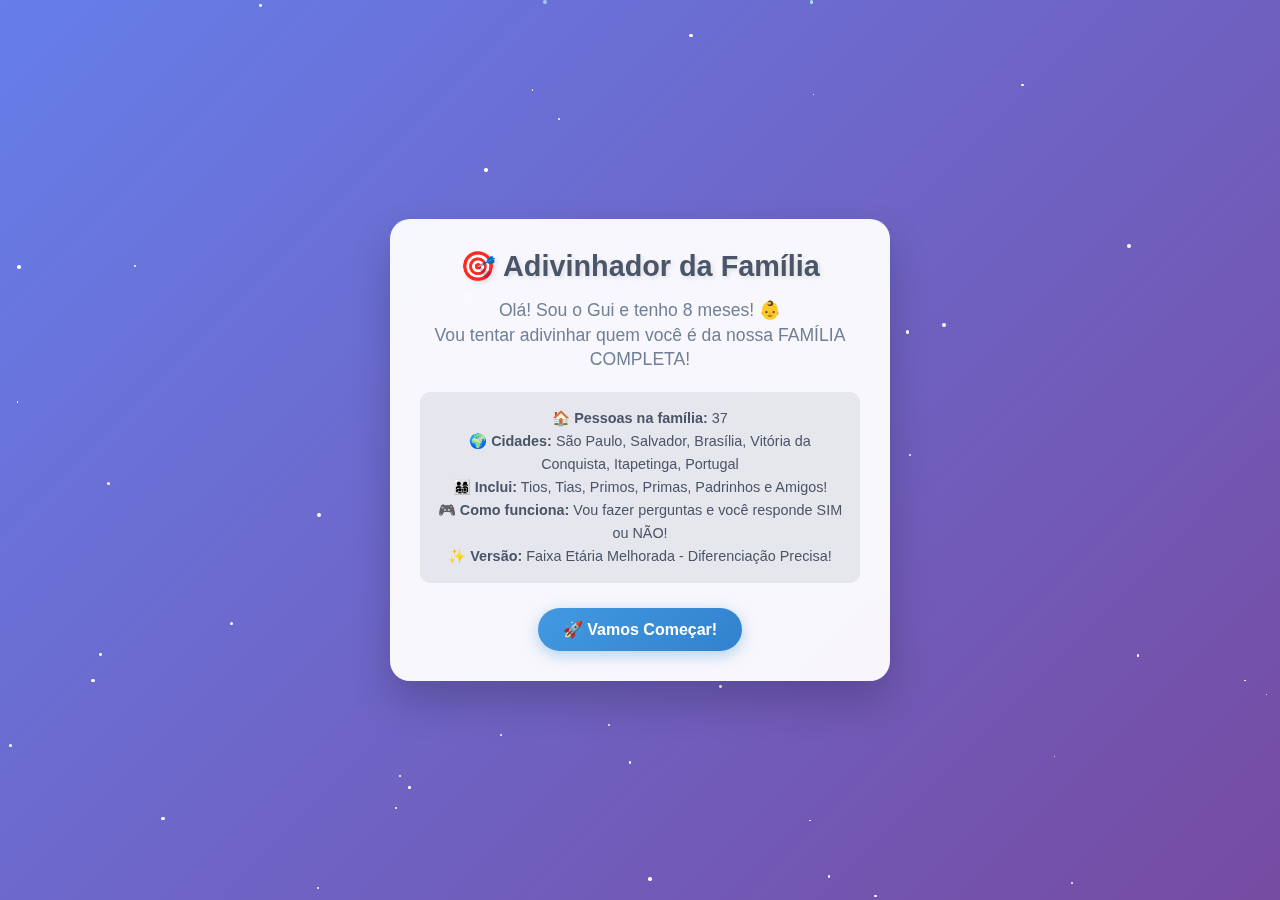
<file: index-faixa-etaria-melhorada.html>
<!DOCTYPE html>
<html lang="pt-BR">
<head>
    <meta charset="UTF-8">
    <meta name="viewport" content="width=device-width, initial-scale=1.0">
    <title>Adivinhador da Família - Gui 8 Meses (Faixa Etária Melhorada)</title>
    <style>
        * {
            margin: 0;
            padding: 0;
            box-sizing: border-box;
        }

        body {
            font-family: 'Comic Sans MS', cursive, sans-serif;
            background: linear-gradient(135deg, #667eea 0%, #764ba2 100%);
            min-height: 100vh;
            display: flex;
            align-items: center;
            justify-content: center;
            color: #333;
            overflow-x: hidden;
        }

        /* PARTÍCULAS DE FUNDO */
        .particles {
            position: fixed;
            top: 0;
            left: 0;
            width: 100%;
            height: 100%;
            pointer-events: none;
            z-index: 1;
        }

        .particle {
            position: absolute;
            background: rgba(255, 255, 255, 0.8);
            border-radius: 50%;
            animation: float-particle 6s infinite linear;
        }

        @keyframes float-particle {
            0% {
                transform: translateY(100vh) rotate(0deg);
                opacity: 0;
            }
            10% {
                opacity: 1;
            }
            90% {
                opacity: 1;
            }
            100% {
                transform: translateY(-100px) rotate(360deg);
                opacity: 0;
            }
        }

        /* ESTRELAS CINTILANTES */
        .stars {
            position: fixed;
            top: 0;
            left: 0;
            width: 100%;
            height: 100%;
            pointer-events: none;
            z-index: 1;
        }

        .star {
            position: absolute;
            background: #fff;
            border-radius: 50%;
            animation: twinkle 2s infinite;
        }

        @keyframes twinkle {
            0%, 100% { opacity: 0.3; transform: scale(1); }
            50% { opacity: 1; transform: scale(1.2); }
        }

        .container {
            background: rgba(255, 255, 255, 0.95);
            border-radius: 20px;
            padding: 30px;
            max-width: 500px;
            width: 90%;
            text-align: center;
            box-shadow: 0 20px 40px rgba(0,0,0,0.2);
            backdrop-filter: blur(10px);
            position: relative;
            z-index: 10;
            animation: slideIn 0.8s ease-out;
        }

        @keyframes slideIn {
            from {
                opacity: 0;
                transform: translateY(50px) scale(0.9);
            }
            to {
                opacity: 1;
                transform: translateY(0) scale(1);
            }
        }

        .title {
            font-size: 1.8em;
            margin-bottom: 15px;
            color: #4a5568;
            text-shadow: 2px 2px 4px rgba(0,0,0,0.1);
        }

        .subtitle {
            font-size: 1.1em;
            margin-bottom: 20px;
            color: #718096;
            line-height: 1.4;
        }

        .stats {
            background: rgba(74, 85, 104, 0.1);
            border-radius: 10px;
            padding: 15px;
            margin: 20px 0;
            font-size: 0.9em;
            line-height: 1.6;
            color: #4a5568;
        }

        .question {
            background: rgba(72, 187, 120, 0.1);
            border-left: 4px solid #48bb78;
            border-radius: 8px;
            padding: 20px;
            margin: 20px 0;
            font-size: 1.1em;
            color: #2d3748;
            line-height: 1.4;
        }

        .buttons {
            display: flex;
            gap: 15px;
            margin: 25px 0;
            justify-content: center;
        }

        .btn {
            padding: 12px 25px;
            border: none;
            border-radius: 25px;
            font-size: 1em;
            font-weight: bold;
            cursor: pointer;
            transition: all 0.3s ease;
            font-family: inherit;
            min-width: 100px;
            position: relative;
            overflow: hidden;
        }

        .btn::before {
            content: '';
            position: absolute;
            top: 50%;
            left: 50%;
            width: 0;
            height: 0;
            background: rgba(255, 255, 255, 0.3);
            border-radius: 50%;
            transition: all 0.3s ease;
            transform: translate(-50%, -50%);
        }

        .btn:hover::before {
            width: 300px;
            height: 300px;
        }

        .btn-primary {
            background: linear-gradient(135deg, #4299e1, #3182ce);
            color: white;
            box-shadow: 0 4px 15px rgba(66, 153, 225, 0.4);
        }

        .btn-primary:hover {
            transform: translateY(-2px);
            box-shadow: 0 6px 20px rgba(66, 153, 225, 0.6);
        }

        .btn-yes {
            background: linear-gradient(135deg, #48bb78, #38a169);
            color: white;
            box-shadow: 0 4px 15px rgba(72, 187, 120, 0.4);
        }

        .btn-yes:hover {
            transform: translateY(-2px);
            box-shadow: 0 6px 20px rgba(72, 187, 120, 0.6);
        }

        .btn-no {
            background: linear-gradient(135deg, #f56565, #e53e3e);
            color: white;
            box-shadow: 0 4px 15px rgba(245, 101, 101, 0.4);
        }

        .btn-no:hover {
            transform: translateY(-2px);
            box-shadow: 0 6px 20px rgba(245, 101, 101, 0.6);
        }

        .btn-secondary {
            background: linear-gradient(135deg, #a0aec0, #718096);
            color: white;
            box-shadow: 0 4px 15px rgba(160, 174, 192, 0.4);
        }

        .btn-secondary:hover {
            transform: translateY(-2px);
            box-shadow: 0 6px 20px rgba(160, 174, 192, 0.6);
        }

        .progress-bar {
            background: rgba(160, 174, 192, 0.3);
            border-radius: 10px;
            height: 8px;
            margin: 15px 0;
            overflow: hidden;
        }

        .progress-fill {
            background: linear-gradient(90deg, #4299e1, #3182ce);
            height: 100%;
            border-radius: 10px;
            transition: width 0.5s ease;
        }

        .confidence-meter {
            margin: 20px 0;
        }

        .confidence-bar {
            background: rgba(160, 174, 192, 0.3);
            border-radius: 10px;
            height: 12px;
            overflow: hidden;
        }

        .confidence-fill {
            height: 100%;
            border-radius: 10px;
            transition: all 0.5s ease;
        }

        .confidence-low {
            background: linear-gradient(90deg, #f56565, #e53e3e);
        }

        .confidence-medium {
            background: linear-gradient(90deg, #ed8936, #dd6b20);
        }

        .confidence-high {
            background: linear-gradient(90deg, #48bb78, #38a169);
        }

        .result-box {
            background: linear-gradient(135deg, #fef5e7, #fed7aa);
            border-radius: 15px;
            padding: 25px;
            margin: 20px 0;
            border: 2px solid #f6ad55;
        }

        .guess-name {
            font-size: 1.5em;
            font-weight: bold;
            color: #c05621;
            margin-bottom: 10px;
        }

        .guess-description {
            font-size: 1em;
            color: #744210;
            line-height: 1.4;
        }

        .debug-info {
            background: rgba(45, 55, 72, 0.9);
            color: #e2e8f0;
            border-radius: 8px;
            padding: 15px;
            margin: 15px 0;
            font-family: 'Courier New', monospace;
            font-size: 0.8em;
            text-align: left;
            white-space: pre-wrap;
            max-height: 200px;
            overflow-y: auto;
        }

        .hidden {
            display: none !important;
        }

        .input-group {
            margin: 15px 0;
            text-align: left;
        }

        .input-group label {
            display: block;
            margin-bottom: 5px;
            font-weight: bold;
            color: #4a5568;
        }

        .input-group input,
        .input-group textarea {
            width: 100%;
            padding: 10px;
            border: 2px solid #e2e8f0;
            border-radius: 8px;
            font-size: 1em;
            font-family: inherit;
            transition: border-color 0.3s ease;
        }

        .input-group input:focus,
        .input-group textarea:focus {
            outline: none;
            border-color: #4299e1;
        }

        /* CONFETTI */
        .confetti {
            position: fixed;
            top: 0;
            left: 0;
            width: 100%;
            height: 100%;
            pointer-events: none;
            z-index: 1000;
        }

        .confetti-piece {
            position: absolute;
            width: 10px;
            height: 10px;
            background: #ff6b6b;
            animation: confetti-fall 3s linear forwards;
        }

        @keyframes confetti-fall {
            0% {
                transform: translateY(-100vh) rotate(0deg);
                opacity: 1;
            }
            100% {
                transform: translateY(100vh) rotate(720deg);
                opacity: 0;
            }
        }

        /* RESPONSIVIDADE */
        @media (max-width: 600px) {
            .container {
                padding: 20px;
                margin: 10px;
            }
            
            .title {
                font-size: 1.5em;
            }
            
            .buttons {
                flex-direction: column;
            }
            
            .btn {
                width: 100%;
                margin: 5px 0;
            }
        }
    </style>
</head>
<body>
    <!-- Partículas de fundo -->
    <div id="particles" class="particles"></div>
    
    <!-- Estrelas cintilantes -->
    <div id="stars" class="stars"></div>
    
    <!-- Confetti para celebração -->
    <div id="confetti" class="confetti hidden"></div>

    <div class="container">
        <!-- TELA DE BOAS-VINDAS -->
        <div id="welcome-screen">
            <h1 class="title">🎯 Adivinhador da Família</h1>
            <p class="subtitle">Olá! Sou o Gui e tenho 8 meses! 👶<br>
            Vou tentar adivinhar quem você é da nossa FAMÍLIA COMPLETA!</p>
            
            <div class="stats">
                <strong>🏠 Pessoas na família:</strong> <span id="family-count">0</span><br>
                <strong>🌍 Cidades:</strong> São Paulo, Salvador, Brasília, Vitória da Conquista, Itapetinga, Portugal<br>
                <strong>👨‍👩‍👧‍👦 Inclui:</strong> Tios, Tias, Primos, Primas, Padrinhos e Amigos!<br>
                <strong>🎮 Como funciona:</strong> Vou fazer perguntas e você responde SIM ou NÃO!<br>
                <strong>✨ Versão:</strong> Faixa Etária Melhorada - Diferenciação Precisa!
            </div>
            
            <div style="margin-top: 25px;">
                <button class="btn btn-primary" onclick="startGame()">🚀 Vamos Começar!</button>
            </div>
        </div>

        <!-- TELA DO JOGO -->
        <div id="game-screen" class="hidden">
            <h2 class="title">🤔 Deixe-me pensar...</h2>
            
            <div class="progress-bar">
                <div id="progress-fill" class="progress-fill" style="width: 0%"></div>
            </div>
            
            <div id="question-text" class="question">
                Carregando pergunta...
            </div>
            
            <div class="buttons">
                <button class="btn btn-yes" onclick="answerQuestion('sim')">✅ SIM</button>
                <button class="btn btn-no" onclick="answerQuestion('nao')">❌ NÃO</button>
            </div>
            
            <div class="confidence-meter">
                <div style="font-size: 0.9em; margin-bottom: 5px;">
                    <strong>Confiança:</strong> <span id="confidence-text">Analisando...</span>
                </div>
                <div class="confidence-bar">
                    <div id="confidence-fill" class="confidence-fill confidence-medium" style="width: 50%"></div>
                </div>
            </div>
            
            <div class="stats">
                <strong>Pergunta:</strong> <span id="current-question">0</span> de <span id="total-questions">15</span><br>
                <strong>Candidatos restantes:</strong> <span id="candidates-remaining">0</span>
            </div>
        </div>

        <!-- TELA DE RESULTADO -->
        <div id="result-screen" class="hidden">
            <h2 class="title">🎉 Eu acho que sei!</h2>
            
            <div class="result-box">
                <div id="guess-name" class="guess-name">Nome da pessoa</div>
                <div id="guess-description" class="guess-description">Descrição da pessoa</div>
            </div>
            
            <div class="confidence-meter">
                <div style="font-size: 0.9em; margin-bottom: 5px;">
                    <strong>Confiança final:</strong> <span id="final-confidence-text">0%</span>
                </div>
                <div class="confidence-bar">
                    <div id="final-confidence-fill" class="confidence-fill" style="width: 0%"></div>
                </div>
            </div>
            
            <div class="buttons">
                <button class="btn btn-yes" onclick="correctGuess()">🎯 Acertou!</button>
                <button class="btn btn-no" onclick="wrongGuess()">❌ Errou</button>
            </div>
            
            <div id="debug-info" class="debug-info hidden"></div>
            <button class="btn btn-secondary" onclick="toggleDebug()" style="margin-top: 10px; font-size: 0.8em;">🔍 Debug</button>
        </div>

        <!-- TELA DE SUCESSO -->
        <div id="success-screen" class="hidden">
            <h2 class="title">🎊 Consegui!</h2>
            <p style="font-size: 1.2em; margin: 20px 0; color: #38a169;">
                Eba! Eu sabia que era você! 😄<br>
                Sou muito esperto para um bebê de 8 meses! 👶✨<br>
                Agora conheço toda a nossa família grande!
            </p>
            
            <div style="margin-top: 25px;">
                <button class="btn btn-primary" onclick="playAgain()">🔄 Jogar Novamente</button>
            </div>
        </div>

        <!-- TELA PARA ADICIONAR PESSOA -->
        <div id="add-person-screen" class="hidden">
            <h2 class="title">😅 Ops! Não conheço você ainda</h2>
            <p style="margin: 15px 0;">Me ajude a aprender quem você é!</p>
            
            <div class="input-group">
                <label for="person-name">👤 Qual é o seu nome?</label>
                <input type="text" id="person-name" placeholder="Ex: Tio João">
            </div>
            
            <div class="input-group">
                <label for="person-description">💬 Como eu devo responder quando for você?</label>
                <textarea id="person-description" rows="3" placeholder="Ex: Você é meu tio querido! Irmão do meu papai! 😊"></textarea>
            </div>
            
            <div class="buttons">
                <button class="btn btn-primary" onclick="addPerson()">➕ Adicionar</button>
                <button class="btn btn-secondary" onclick="skipAdd()">⏭️ Pular</button>
            </div>
        </div>
    </div>

    <script>
        // 👨‍👩‍👧‍👦 BASE DE DADOS DA FAMÍLIA COMPLETA COM FAIXA ETÁRIA DETALHADA
        const familyDatabase = [
            // 👨‍👩‍👧 NÚCLEO FAMILIAR
            {
                name: "Ciro (Papai)",
                guiResponse: "Você é o meu papai! 👨‍👧 Meu herói e protetor! Te amo muito! 💙",
                characteristics: {
                    genero: "masculino",
                    eh_parente: "sim",
                    lado_familia: "nucleo",
                    faixa_etaria_detalhada: "adulto_jovem", // 36 anos
                    mora_sao_paulo: "sim",
                    cuida_todos_dias: "sim",
                    area_saude: "nao",
                    eh_irmao_pais: "nao",
                    eh_nucleo_familiar: "sim",
                    mora_salvador: "nao",
                    mora_brasilia: "nao",
                    profissao_especifica: "nao",
                    tem_filhos_pequenos: "sim"
                }
            },
            {
                name: "Cris (Mamãe)",
                guiResponse: "Você é a minha mamãe! 👩‍👧 A pessoa mais importante da minha vida! Te amo muito! 💕",
                characteristics: {
                    genero: "feminino",
                    eh_parente: "sim",
                    lado_familia: "nucleo",
                    faixa_etaria_detalhada: "adulto_jovem", // 36 anos
                    mora_sao_paulo: "sim",
                    cuida_todos_dias: "sim",
                    area_saude: "nao",
                    eh_irmao_pais: "nao",
                    eh_nucleo_familiar: "sim",
                    mora_salvador: "nao",
                    mora_brasilia: "nao",
                    profissao_especifica: "nao",
                    tem_filhos_pequenos: "sim"
                }
            },

            // 👵👴 AVÓS
            {
                name: "Vovó Materna",
                guiResponse: "Você é a minha vovó do lado da mamãe! 👵 Que saudade! Me dá muito carinho! 🥰",
                characteristics: {
                    genero: "feminino",
                    eh_parente: "sim",
                    lado_familia: "materno",
                    faixa_etaria_detalhada: "idoso", // 60+ anos
                    mora_sao_paulo: "nao",
                    cuida_todos_dias: "nao",
                    area_saude: "nao",
                    eh_irmao_pais: "nao",
                    eh_nucleo_familiar: "nao",
                    mora_salvador: "sim",
                    mora_brasilia: "nao",
                    profissao_especifica: "nao",
                    tem_filhos_pequenos: "nao"
                }
            },
            {
                name: "Vovô Materno",
                guiResponse: "Você é o meu vovô do lado da mamãe! 👴 Que saudade! Me dá muito carinho! 🥰",
                characteristics: {
                    genero: "masculino",
                    eh_parente: "sim",
                    lado_familia: "materno",
                    faixa_etaria_detalhada: "idoso", // 60+ anos
                    mora_sao_paulo: "nao",
                    cuida_todos_dias: "nao",
                    area_saude: "nao",
                    eh_irmao_pais: "nao",
                    eh_nucleo_familiar: "nao",
                    mora_salvador: "sim",
                    mora_brasilia: "nao",
                    profissao_especifica: "nao",
                    tem_filhos_pequenos: "nao"
                }
            },
            {
                name: "Vovó Paterna",
                guiResponse: "Você é a minha vovó do lado do papai! 👵 Que saudade! Me dá muito carinho! 🥰",
                characteristics: {
                    genero: "feminino",
                    eh_parente: "sim",
                    lado_familia: "paterno",
                    faixa_etaria_detalhada: "idoso", // 60+ anos
                    mora_sao_paulo: "nao",
                    cuida_todos_dias: "nao",
                    area_saude: "nao",
                    eh_irmao_pais: "nao",
                    eh_nucleo_familiar: "nao",
                    mora_salvador: "sim",
                    mora_brasilia: "nao",
                    profissao_especifica: "nao",
                    tem_filhos_pequenos: "nao"
                }
            },
            {
                name: "Vovô Paterno",
                guiResponse: "Você é o meu vovô do lado do papai! 👴 Que saudade! Me dá muito carinho! 🥰",
                characteristics: {
                    genero: "masculino",
                    eh_parente: "sim",
                    lado_familia: "paterno",
                    faixa_etaria_detalhada: "idoso", // 60+ anos
                    mora_sao_paulo: "nao",
                    cuida_todos_dias: "nao",
                    area_saude: "nao",
                    eh_irmao_pais: "nao",
                    eh_nucleo_familiar: "nao",
                    mora_salvador: "sim",
                    mora_brasilia: "nao",
                    profissao_especifica: "nao",
                    tem_filhos_pequenos: "nao"
                }
            },

            // 👨‍👩 TIOS E TIAS - LADO PATERNO (Família do Ciro)
            {
                name: "Eva (Tia)",
                guiResponse: "Você é a Eva! 👩‍🦱 Irmã do meu papai! Mãe da Joana! Que legal! 😊",
                characteristics: {
                    genero: "feminino",
                    eh_parente: "sim",
                    lado_familia: "paterno",
                    faixa_etaria_detalhada: "adulto_jovem", // 38 anos
                    mora_sao_paulo: "nao",
                    cuida_todos_dias: "nao",
                    area_saude: "nao",
                    eh_irmao_pais: "sim",
                    eh_nucleo_familiar: "nao",
                    mora_salvador: "sim",
                    mora_brasilia: "nao",
                    profissao_especifica: "nao",
                    tem_filhos_pequenos: "sim"
                }
            },
            {
                name: "Theo (Tio)",
                guiResponse: "Você é o Theo! 👨‍⚕️ Irmão do meu papai! Enfermeiro que gosta de dançar! Que legal! 😊",
                characteristics: {
                    genero: "masculino",
                    eh_parente: "sim",
                    lado_familia: "paterno",
                    faixa_etaria_detalhada: "jovem_adulto", // 27 anos
                    mora_sao_paulo: "nao",
                    cuida_todos_dias: "nao",
                    area_saude: "sim",
                    eh_irmao_pais: "sim",
                    eh_nucleo_familiar: "nao",
                    mora_salvador: "sim",
                    mora_brasilia: "nao",
                    profissao_especifica: "sim",
                    tem_filhos_pequenos: "nao"
                }
            },
            {
                name: "Lulu (Tia)",
                guiResponse: "Você é a Lulu! 👩‍⚕️ Cardiologista que cuida de todos! Tia querida do papai! 😊",
                characteristics: {
                    genero: "feminino",
                    eh_parente: "sim",
                    lado_familia: "paterno",
                    faixa_etaria_detalhada: "idoso", // 64 anos
                    mora_sao_paulo: "nao",
                    cuida_todos_dias: "nao",
                    area_saude: "sim",
                    eh_irmao_pais: "nao",
                    eh_nucleo_familiar: "nao",
                    mora_salvador: "sim",
                    mora_brasilia: "nao",
                    profissao_especifica: "sim",
                    tem_filhos_pequenos: "nao"
                }
            },
            {
                name: "Marcos (Nonô Corrêa)",
                guiResponse: "Você é o Marcos! 👨‍🦳 Conhecido como Nonô Corrêa! Tio querido do papai! 😊",
                characteristics: {
                    genero: "masculino",
                    eh_parente: "sim",
                    lado_familia: "paterno",
                    faixa_etaria_detalhada: "adulto_maduro", // 58 anos
                    mora_sao_paulo: "nao",
                    cuida_todos_dias: "nao",
                    area_saude: "nao",
                    eh_irmao_pais: "nao",
                    eh_nucleo_familiar: "nao",
                    mora_salvador: "sim",
                    mora_brasilia: "nao",
                    profissao_especifica: "nao",
                    tem_filhos_pequenos: "nao"
                }
            },
            {
                name: "Vivi (Dindo)",
                guiResponse: "Você é o Vivi! 👨‍🦲 Dindo querido do papai! Mora em Brasília! 😊",
                characteristics: {
                    genero: "masculino",
                    eh_parente: "sim",
                    lado_familia: "paterno",
                    faixa_etaria_detalhada: "adulto_maduro", // 59 anos
                    mora_sao_paulo: "nao",
                    cuida_todos_dias: "nao",
                    area_saude: "nao",
                    eh_irmao_pais: "nao",
                    eh_nucleo_familiar: "nao",
                    mora_salvador: "nao",
                    mora_brasilia: "sim",
                    profissao_especifica: "nao",
                    tem_filhos_pequenos: "nao"
                }
            },
            {
                name: "Mau (Tio)",
                guiResponse: "Você é o Mau! 👨‍🦳 Avô da Aurora! Tio querido do papai! 😊",
                characteristics: {
                    genero: "masculino",
                    eh_parente: "sim",
                    lado_familia: "paterno",
                    faixa_etaria_detalhada: "adulto_maduro", // 57 anos
                    mora_sao_paulo: "nao",
                    cuida_todos_dias: "nao",
                    area_saude: "nao",
                    eh_irmao_pais: "nao",
                    eh_nucleo_familiar: "nao",
                    mora_salvador: "nao",
                    mora_brasilia: "nao",
                    profissao_especifica: "nao",
                    tem_filhos_pequenos: "nao"
                }
            },

            // 👨‍👩 TIOS DO CORAÇÃO (Não sangue, mas consideração)
            {
                name: "Ceceu (Tia do Coração)",
                guiResponse: "Você é a Ceceu! 👵 Tia querida do coração! Mãe do Dayvid e Vitor! 😊",
                characteristics: {
                    genero: "feminino",
                    eh_parente: "nao",
                    lado_familia: "paterno",
                    faixa_etaria_detalhada: "idoso", // 70 anos
                    mora_sao_paulo: "nao",
                    cuida_todos_dias: "nao",
                    area_saude: "nao",
                    eh_irmao_pais: "nao",
                    eh_nucleo_familiar: "nao",
                    mora_salvador: "nao",
                    mora_brasilia: "nao",
                    profissao_especifica: "nao",
                    tem_filhos_pequenos: "nao"
                }
            },
            {
                name: "Dydhyo (Tio do Coração)",
                guiResponse: "Você é o Dydhyo! 👨‍🦳 Tio querido do coração! Pai do Edu e Léo! 😊",
                characteristics: {
                    genero: "masculino",
                    eh_parente: "nao",
                    lado_familia: "paterno",
                    faixa_etaria_detalhada: "adulto_maduro", // 50 anos
                    mora_sao_paulo: "nao",
                    cuida_todos_dias: "nao",
                    area_saude: "nao",
                    eh_irmao_pais: "nao",
                    eh_nucleo_familiar: "nao",
                    mora_salvador: "nao",
                    mora_brasilia: "nao",
                    profissao_especifica: "nao",
                    tem_filhos_pequenos: "nao"
                }
            },
            {
                name: "Cinho (Tio do Coração)",
                guiResponse: "Você é o Cinho! 👨‍🦱 Tio querido do coração! Mora em Portugal! 😊",
                characteristics: {
                    genero: "masculino",
                    eh_parente: "nao",
                    lado_familia: "paterno",
                    faixa_etaria_detalhada: "adulto_maduro", // 49 anos
                    mora_sao_paulo: "nao",
                    cuida_todos_dias: "nao",
                    area_saude: "nao",
                    eh_irmao_pais: "nao",
                    eh_nucleo_familiar: "nao",
                    mora_salvador: "nao",
                    mora_brasilia: "nao",
                    profissao_especifica: "nao",
                    tem_filhos_pequenos: "nao"
                }
            },

            // 👨‍👩 TIOS E TIAS - LADO MATERNO (Família da Cris)
            {
                name: "Júnior (Tio)",
                guiResponse: "Você é o Júnior! 👨‍🦱 Irmão da minha mamãe! Tio querido! 😊",
                characteristics: {
                    genero: "masculino",
                    eh_parente: "sim",
                    lado_familia: "materno",
                    faixa_etaria_detalhada: "adulto_jovem", // 35+ anos
                    mora_sao_paulo: "nao",
                    cuida_todos_dias: "nao",
                    area_saude: "nao",
                    eh_irmao_pais: "sim",
                    eh_nucleo_familiar: "nao",
                    mora_salvador: "sim",
                    mora_brasilia: "nao",
                    profissao_especifica: "nao",
                    tem_filhos_pequenos: "nao"
                }
            },
            {
                name: "Carol (Tia)",
                guiResponse: "Você é a Carol! 👩‍💼 Advogada! Tia querida da mamãe! 😊",
                characteristics: {
                    genero: "feminino",
                    eh_parente: "sim",
                    lado_familia: "materno",
                    faixa_etaria_detalhada: "idoso", // 60 anos
                    mora_sao_paulo: "nao",
                    cuida_todos_dias: "nao",
                    area_saude: "nao",
                    eh_irmao_pais: "nao",
                    eh_nucleo_familiar: "nao",
                    mora_salvador: "sim",
                    mora_brasilia: "nao",
                    profissao_especifica: "sim",
                    tem_filhos_pequenos: "nao"
                }
            },

            // 👦👧 PRIMOS E PRIMAS - LADO PATERNO
            {
                name: "Amanda (Prima)",
                guiResponse: "Você é a Amanda! 👩‍🦱 Prima do papai! Mãe da Aurora! Que legal! 😄",
                characteristics: {
                    genero: "feminino",
                    eh_parente: "sim",
                    lado_familia: "paterno",
                    faixa_etaria_detalhada: "adulto_jovem", // 39 anos
                    mora_sao_paulo: "nao",
                    cuida_todos_dias: "nao",
                    area_saude: "nao",
                    eh_irmao_pais: "nao",
                    eh_nucleo_familiar: "nao",
                    mora_salvador: "sim",
                    mora_brasilia: "nao",
                    profissao_especifica: "nao",
                    tem_filhos_pequenos: "sim"
                }
            },
            {
                name: "Olívia (Prima)",
                guiResponse: "Você é a Olívia! 👩‍🦰 Prima do papai! Que legal! 😄",
                characteristics: {
                    genero: "feminino",
                    eh_parente: "sim",
                    lado_familia: "paterno",
                    faixa_etaria_detalhada: "adulto_jovem", // 37 anos
                    mora_sao_paulo: "nao",
                    cuida_todos_dias: "nao",
                    area_saude: "nao",
                    eh_irmao_pais: "nao",
                    eh_nucleo_familiar: "nao",
                    mora_salvador: "sim",
                    mora_brasilia: "nao",
                    profissao_especifica: "nao",
                    tem_filhos_pequenos: "nao"
                }
            },
            {
                name: "Letícia (Prima)",
                guiResponse: "Você é a Letícia! 👩‍🦱 Prima do papai! Mora em Brasília! Que legal! 😄",
                characteristics: {
                    genero: "feminino",
                    eh_parente: "sim",
                    lado_familia: "paterno",
                    faixa_etaria_detalhada: "adulto_jovem", // 32 anos
                    mora_sao_paulo: "nao",
                    cuida_todos_dias: "nao",
                    area_saude: "nao",
                    eh_irmao_pais: "nao",
                    eh_nucleo_familiar: "nao",
                    mora_salvador: "nao",
                    mora_brasilia: "sim",
                    profissao_especifica: "nao",
                    tem_filhos_pequenos: "nao"
                }
            },
            {
                name: "Dayvid (Primo)",
                guiResponse: "Você é o Dayvid! 👨‍🦱 Primo do papai! Filho da tia Ceceu! Que legal! 😄",
                characteristics: {
                    genero: "masculino",
                    eh_parente: "sim",
                    lado_familia: "paterno",
                    faixa_etaria_detalhada: "adulto_jovem", // 40 anos
                    mora_sao_paulo: "nao",
                    cuida_todos_dias: "nao",
                    area_saude: "nao",
                    eh_irmao_pais: "nao",
                    eh_nucleo_familiar: "nao",
                    mora_salvador: "nao",
                    mora_brasilia: "nao",
                    profissao_especifica: "nao",
                    tem_filhos_pequenos: "nao"
                }
            },
            {
                name: "Vitor (Primo)",
                guiResponse: "Você é o Vitor! 👨‍🦲 Primo do papai! Filho da tia Ceceu! Que legal! 😄",
                characteristics: {
                    genero: "masculino",
                    eh_parente: "sim",
                    lado_familia: "paterno",
                    faixa_etaria_detalhada: "adulto_jovem", // 39 anos
                    mora_sao_paulo: "nao",
                    cuida_todos_dias: "nao",
                    area_saude: "nao",
                    eh_irmao_pais: "nao",
                    eh_nucleo_familiar: "nao",
                    mora_salvador: "nao",
                    mora_brasilia: "nao",
                    profissao_especifica: "nao",
                    tem_filhos_pequenos: "nao"
                }
            },
            {
                name: "Fernanda (Prima)",
                guiResponse: "Você é a Fernanda! 👩‍🦳 Prima da mãe do papai! Namora com personal! Que legal! 😄",
                characteristics: {
                    genero: "feminino",
                    eh_parente: "sim",
                    lado_familia: "paterno",
                    faixa_etaria_detalhada: "adulto_maduro", // 45 anos
                    mora_sao_paulo: "nao",
                    cuida_todos_dias: "nao",
                    area_saude: "nao",
                    eh_irmao_pais: "nao",
                    eh_nucleo_familiar: "nao",
                    mora_salvador: "nao",
                    mora_brasilia: "nao",
                    profissao_especifica: "nao",
                    tem_filhos_pequenos: "nao"
                }
            },
            {
                name: "Edu (Primo)",
                guiResponse: "Você é o Edu! 👨‍🔬 Primo do papai! Biólogo que mora em Portugal! Que legal! 😄",
                characteristics: {
                    genero: "masculino",
                    eh_parente: "sim",
                    lado_familia: "paterno",
                    faixa_etaria_detalhada: "adulto_jovem", // ~30 anos
                    mora_sao_paulo: "nao",
                    cuida_todos_dias: "nao",
                    area_saude: "nao",
                    eh_irmao_pais: "nao",
                    eh_nucleo_familiar: "nao",
                    mora_salvador: "nao",
                    mora_brasilia: "nao",
                    profissao_especifica: "sim",
                    tem_filhos_pequenos: "nao"
                }
            },
            {
                name: "Léo (Primo)",
                guiResponse: "Você é o Léo! 👨‍🎤 Primo do papai! Gosta de cantar! Mora em Portugal! Que legal! 😄",
                characteristics: {
                    genero: "masculino",
                    eh_parente: "sim",
                    lado_familia: "paterno",
                    faixa_etaria_detalhada: "adulto_jovem", // ~28 anos
                    mora_sao_paulo: "nao",
                    cuida_todos_dias: "nao",
                    area_saude: "nao",
                    eh_irmao_pais: "nao",
                    eh_nucleo_familiar: "nao",
                    mora_salvador: "nao",
                    mora_brasilia: "nao",
                    profissao_especifica: "nao",
                    tem_filhos_pequenos: "nao"
                }
            },
            {
                name: "Rafa (Primo)",
                guiResponse: "Você é o Rafa! 👦 Primo jovem do papai! Mora em Brasília! Que legal! 😄",
                characteristics: {
                    genero: "masculino",
                    eh_parente: "sim",
                    lado_familia: "paterno",
                    faixa_etaria_detalhada: "jovem_adulto", // 21 anos
                    mora_sao_paulo: "nao",
                    cuida_todos_dias: "nao",
                    area_saude: "nao",
                    eh_irmao_pais: "nao",
                    eh_nucleo_familiar: "nao",
                    mora_salvador: "nao",
                    mora_brasilia: "sim",
                    profissao_especifica: "nao",
                    tem_filhos_pequenos: "nao"
                }
            },
            {
                name: "Maria (Prima)",
                guiResponse: "Você é a Maria! 👧 Prima criança do papai! Que legal! 😄",
                characteristics: {
                    genero: "feminino",
                    eh_parente: "sim",
                    lado_familia: "paterno",
                    faixa_etaria_detalhada: "crianca", // criança
                    mora_sao_paulo: "nao",
                    cuida_todos_dias: "nao",
                    area_saude: "nao",
                    eh_irmao_pais: "nao",
                    eh_nucleo_familiar: "nao",
                    mora_salvador: "nao",
                    mora_brasilia: "nao",
                    profissao_especifica: "nao",
                    tem_filhos_pequenos: "nao"
                }
            },
            {
                name: "Samuel (Primo)",
                guiResponse: "Você é o Samuel! 👦 Primo adolescente do papai! Que legal! 😄",
                characteristics: {
                    genero: "masculino",
                    eh_parente: "sim",
                    lado_familia: "paterno",
                    faixa_etaria_detalhada: "adolescente", // adolescente
                    mora_sao_paulo: "nao",
                    cuida_todos_dias: "nao",
                    area_saude: "nao",
                    eh_irmao_pais: "nao",
                    eh_nucleo_familiar: "nao",
                    mora_salvador: "nao",
                    mora_brasilia: "nao",
                    profissao_especifica: "nao",
                    tem_filhos_pequenos: "nao"
                }
            },
            {
                name: "Paulinho (Primo)",
                guiResponse: "Você é o Paulinho! 👦 Primo criança do papai! Que legal! 😄",
                characteristics: {
                    genero: "masculino",
                    eh_parente: "sim",
                    lado_familia: "paterno",
                    faixa_etaria_detalhada: "crianca", // criança
                    mora_sao_paulo: "nao",
                    cuida_todos_dias: "nao",
                    area_saude: "nao",
                    eh_irmao_pais: "nao",
                    eh_nucleo_familiar: "nao",
                    mora_salvador: "nao",
                    mora_brasilia: "nao",
                    profissao_especifica: "nao",
                    tem_filhos_pequenos: "nao"
                }
            },

            // 👦👧 PRIMOS E PRIMAS - LADO MATERNO (Genéricos baseados na informação fornecida)
            {
                name: "Primo Materno 1",
                guiResponse: "Você é um primo querido do lado da mamãe! 👦 Mora em Salvador! Que legal! 😄",
                characteristics: {
                    genero: "masculino",
                    eh_parente: "sim",
                    lado_familia: "materno",
                    faixa_etaria_detalhada: "adulto_jovem", // 25-40 anos
                    mora_sao_paulo: "nao",
                    cuida_todos_dias: "nao",
                    area_saude: "nao",
                    eh_irmao_pais: "nao",
                    eh_nucleo_familiar: "nao",
                    mora_salvador: "sim",
                    mora_brasilia: "nao",
                    profissao_especifica: "nao",
                    tem_filhos_pequenos: "nao"
                }
            },
            {
                name: "Prima Materna 1",
                guiResponse: "Você é uma prima querida do lado da mamãe! 👧 Mora em Salvador! Que legal! 😄",
                characteristics: {
                    genero: "feminino",
                    eh_parente: "sim",
                    lado_familia: "materno",
                    faixa_etaria_detalhada: "adulto_jovem", // 25-40 anos
                    mora_sao_paulo: "nao",
                    cuida_todos_dias: "nao",
                    area_saude: "nao",
                    eh_irmao_pais: "nao",
                    eh_nucleo_familiar: "nao",
                    mora_salvador: "sim",
                    mora_brasilia: "nao",
                    profissao_especifica: "nao",
                    tem_filhos_pequenos: "nao"
                }
            },

            // 🙏 PADRINHOS
            {
                name: "Padrinho",
                guiResponse: "Você é o meu padrinho! 🤵 Meu protetor espiritual! Que honra! 🙏",
                characteristics: {
                    genero: "masculino",
                    eh_parente: "nao",
                    lado_familia: "espiritual",
                    faixa_etaria_detalhada: "adulto_jovem", // ~36 anos
                    mora_sao_paulo: "sim",
                    cuida_todos_dias: "nao",
                    area_saude: "nao",
                    eh_irmao_pais: "nao",
                    eh_nucleo_familiar: "nao",
                    mora_salvador: "nao",
                    mora_brasilia: "nao",
                    profissao_especifica: "nao",
                    tem_filhos_pequenos: "nao"
                }
            },
            {
                name: "Madrinha (Dinda)",
                guiResponse: "Você é a minha madrinha! 👰 Minha dinda protetora espiritual! Que honra! 🙏",
                characteristics: {
                    genero: "feminino",
                    eh_parente: "nao",
                    lado_familia: "espiritual",
                    faixa_etaria_detalhada: "adulto_jovem", // ~36 anos
                    mora_sao_paulo: "sim",
                    cuida_todos_dias: "nao",
                    area_saude: "nao",
                    eh_irmao_pais: "nao",
                    eh_nucleo_familiar: "nao",
                    mora_salvador: "nao",
                    mora_brasilia: "nao",
                    profissao_especifica: "nao",
                    tem_filhos_pequenos: "nao"
                }
            },

            // 👥 OUTROS MEMBROS ESPECIAIS
            {
                name: "PG (Cunhado)",
                guiResponse: "Você é o PG! 👨‍🦳 Marido da Eva! Pai da Joana! Cunhado do papai! 😊",
                characteristics: {
                    genero: "masculino",
                    eh_parente: "nao",
                    lado_familia: "paterno",
                    faixa_etaria_detalhada: "adulto_maduro", // 58 anos
                    mora_sao_paulo: "nao",
                    cuida_todos_dias: "nao",
                    area_saude: "nao",
                    eh_irmao_pais: "nao",
                    eh_nucleo_familiar: "nao",
                    mora_salvador: "sim",
                    mora_brasilia: "nao",
                    profissao_especifica: "nao",
                    tem_filhos_pequenos: "sim"
                }
            },
            {
                name: "Markinhos (Cunhado)",
                guiResponse: "Você é o Markinhos! 👨‍🦱 Marido da Amanda! Pai da Aurora! 😊",
                characteristics: {
                    genero: "masculino",
                    eh_parente: "nao",
                    lado_familia: "paterno",
                    faixa_etaria_detalhada: "adulto_jovem", // 40 anos
                    mora_sao_paulo: "nao",
                    cuida_todos_dias: "nao",
                    area_saude: "nao",
                    eh_irmao_pais: "nao",
                    eh_nucleo_familiar: "nao",
                    mora_salvador: "sim",
                    mora_brasilia: "nao",
                    profissao_especifica: "nao",
                    tem_filhos_pequenos: "sim"
                }
            },

            // 👶 BEBÊS E CRIANÇAS ESPECIAIS
            {
                name: "Joana (Prima Bebê)",
                guiResponse: "Você é a Joana! 👶 Minha prima bebê! Filha da Eva e PG! Que fofinha! 🥰",
                characteristics: {
                    genero: "feminino",
                    eh_parente: "sim",
                    lado_familia: "paterno",
                    faixa_etaria_detalhada: "bebe", // 1a8m
                    mora_sao_paulo: "nao",
                    cuida_todos_dias: "nao",
                    area_saude: "nao",
                    eh_irmao_pais: "nao",
                    eh_nucleo_familiar: "nao",
                    mora_salvador: "sim",
                    mora_brasilia: "nao",
                    profissao_especifica: "nao",
                    tem_filhos_pequenos: "nao"
                }
            },
            {
                name: "Aurora (Prima Bebê)",
                guiResponse: "Você é a Aurora! 👶 Minha prima bebê! Filha da Amanda e Markinhos! Que fofinha! 🥰",
                characteristics: {
                    genero: "feminino",
                    eh_parente: "sim",
                    lado_familia: "paterno",
                    faixa_etaria_detalhada: "bebe", // 1a3m
                    mora_sao_paulo: "nao",
                    cuida_todos_dias: "nao",
                    area_saude: "nao",
                    eh_irmao_pais: "nao",
                    eh_nucleo_familiar: "nao",
                    mora_salvador: "sim",
                    mora_brasilia: "nao",
                    profissao_especifica: "nao",
                    tem_filhos_pequenos: "nao"
                }
            }
        ];

        // 🌳 ÁRVORE DE DECISÃO EXPANDIDA COM FAIXA ETÁRIA DETALHADA
        const decisionTree = [
            {
                id: "genero",
                text: "Você é do sexo masculino?",
                characteristic: "genero",
                value: "masculino",
                priority: 1000,
                eliminatory: true
            },
            {
                id: "eh_parente",
                text: "Você é parente de sangue da nossa família?",
                characteristic: "eh_parente",
                value: "sim",
                priority: 900,
                eliminatory: true
            },
            {
                id: "eh_nucleo_familiar",
                text: "Você cuida de mim todos os dias e mora comigo?",
                characteristic: "eh_nucleo_familiar",
                value: "sim",
                priority: 800,
                eliminatory: true,
                condition: (answers) => answers.eh_parente === 'sim'
            },
            // 🎯 NOVA CARACTERÍSTICA: FAIXA ETÁRIA DETALHADA
            {
                id: "faixa_etaria_idoso",
                text: "Você tem mais de 60 anos de idade?",
                characteristic: "faixa_etaria_detalhada",
                value: "idoso",
                priority: 750,
                eliminatory: true,
                condition: (answers) => answers.eh_parente === 'sim' && answers.eh_nucleo_familiar === 'nao'
            },
            {
                id: "faixa_etaria_bebe",
                text: "Você é um bebê como eu (menos de 2 anos)?",
                characteristic: "faixa_etaria_detalhada",
                value: "bebe",
                priority: 700,
                eliminatory: true,
                condition: (answers) => answers.eh_parente === 'sim' && answers.faixa_etaria_idoso === 'nao'
            },
            {
                id: "faixa_etaria_crianca",
                text: "Você é uma criança ou adolescente (menos de 18 anos)?",
                characteristic: "faixa_etaria_detalhada",
                value: "crianca",
                priority: 680,
                eliminatory: true,
                condition: (answers) => answers.eh_parente === 'sim' && answers.faixa_etaria_idoso === 'nao' && answers.faixa_etaria_bebe === 'nao'
            },
            {
                id: "faixa_etaria_adolescente",
                text: "Você é adolescente (entre 12 e 17 anos)?",
                characteristic: "faixa_etaria_detalhada",
                value: "adolescente",
                priority: 670,
                eliminatory: true,
                condition: (answers) => answers.faixa_etaria_crianca === 'sim'
            },
            // 🎯 PERGUNTA CRÍTICA PARA RESOLVER AMBIGUIDADE BRASÍLIA
            {
                id: "faixa_etaria_jovem",
                text: "Você tem menos de 30 anos de idade?",
                characteristic: "faixa_etaria_detalhada",
                value: "jovem_adulto",
                priority: 650,
                eliminatory: true,
                condition: (answers) => answers.eh_parente === 'sim' && answers.faixa_etaria_idoso === 'nao' && answers.faixa_etaria_bebe === 'nao' && answers.faixa_etaria_crianca === 'nao'
            },
            {
                id: "lado_familia",
                text: "Você tem uma conexão mais forte com a família da minha mamãe?",
                characteristic: "lado_familia",
                value: "materno",
                priority: 600,
                eliminatory: true,
                condition: (answers) => answers.eh_parente === 'sim' && answers.eh_nucleo_familiar === 'nao' && answers.faixa_etaria_idoso !== 'sim' && answers.faixa_etaria_bebe !== 'sim' && answers.faixa_etaria_crianca !== 'sim'
            },
            {
                id: "eh_irmao_pais",
                text: "Você é irmão ou irmã dos meus pais?",
                characteristic: "eh_irmao_pais",
                value: "sim",
                priority: 500,
                eliminatory: true,
                condition: (answers) => answers.eh_parente === 'sim' && answers.faixa_etaria_idoso !== 'sim' && answers.eh_nucleo_familiar === 'nao' && answers.faixa_etaria_bebe !== 'sim' && answers.faixa_etaria_crianca !== 'sim'
            },
            {
                id: "tem_filhos_pequenos",
                text: "Você tem filhos pequenos (bebês ou crianças)?",
                characteristic: "tem_filhos_pequenos",
                value: "sim",
                priority: 450,
                eliminatory: false,
                condition: (answers) => answers.eh_parente === 'sim' && answers.faixa_etaria_idoso !== 'sim' && answers.faixa_etaria_bebe !== 'sim' && answers.faixa_etaria_crianca !== 'sim'
            },
            {
                id: "mora_salvador",
                text: "Você mora em Salvador?",
                characteristic: "mora_salvador",
                value: "sim",
                priority: 400,
                eliminatory: false
            },
            {
                id: "mora_brasilia",
                text: "Você mora em Brasília?",
                characteristic: "mora_brasilia",
                value: "sim",
                priority: 350,
                eliminatory: false
            },
            {
                id: "area_saude",
                text: "Você trabalha na área da saúde (medicina, enfermagem)?",
                characteristic: "area_saude",
                value: "sim",
                priority: 300,
                eliminatory: false
            },
            {
                id: "profissao_especifica",
                text: "Você tem uma profissão muito específica (advogado, biólogo, etc)?",
                characteristic: "profissao_especifica",
                value: "sim",
                priority: 250,
                eliminatory: false
            }
        ];

        // Estado do jogo
        let gameState = {
            userAnswers: {},
            currentQuestionIndex: 0,
            eliminatedCandidates: new Set(),
            confidenceLevel: 0
        };

        // INICIALIZAÇÃO
        document.addEventListener('DOMContentLoaded', function() {
            createParticles();
            createStars();
            updateAllStats();
        });

        // EFEITOS VISUAIS
        function createParticles() {
            const particlesContainer = document.getElementById('particles');
            
            setInterval(() => {
                if (document.querySelectorAll('.particle').length < 15) {
                    const particle = document.createElement('div');
                    particle.className = 'particle';
                    particle.style.left = Math.random() * 100 + '%';
                    particle.style.width = particle.style.height = (Math.random() * 4 + 2) + 'px';
                    particle.style.animationDuration = (Math.random() * 3 + 3) + 's';
                    particle.style.background = `hsl(${Math.random() * 60 + 180}, 70%, 80%)`;
                    
                    particlesContainer.appendChild(particle);
                    
                    setTimeout(() => {
                        if (particle.parentNode) {
                            particle.parentNode.removeChild(particle);
                        }
                    }, 6000);
                }
            }, 300);
        }

        function createStars() {
            const starsContainer = document.getElementById('stars');
            
            for (let i = 0; i < 50; i++) {
                const star = document.createElement('div');
                star.className = 'star';
                star.style.left = Math.random() * 100 + '%';
                star.style.top = Math.random() * 100 + '%';
                star.style.width = star.style.height = (Math.random() * 3 + 1) + 'px';
                star.style.animationDelay = Math.random() * 2 + 's';
                star.style.animationDuration = (Math.random() * 2 + 1) + 's';
                
                starsContainer.appendChild(star);
            }
        }

        function showConfetti() {
            const confettiContainer = document.getElementById('confetti');
            confettiContainer.classList.remove('hidden');
            
            const colors = ['#ff6b6b', '#4ecdc4', '#45b7d1', '#96ceb4', '#ffeaa7', '#dda0dd'];
            
            for (let i = 0; i < 50; i++) {
                setTimeout(() => {
                    const confetti = document.createElement('div');
                    confetti.className = 'confetti-piece';
                    confetti.style.left = Math.random() * 100 + '%';
                    confetti.style.backgroundColor = colors[Math.floor(Math.random() * colors.length)];
                    confetti.style.animationDelay = Math.random() * 0.5 + 's';
                    confetti.style.animationDuration = (Math.random() * 2 + 2) + 's';
                    
                    confettiContainer.appendChild(confetti);
                    
                    setTimeout(() => {
                        if (confetti.parentNode) {
                            confetti.parentNode.removeChild(confetti);
                        }
                    }, 4000);
                }, i * 50);
            }
            
            setTimeout(() => {
                confettiContainer.classList.add('hidden');
            }, 4000);
        }

        function updateAllStats() {
            document.getElementById('family-count').textContent = familyDatabase.length;
        }

        // ALGORITMO DE IDENTIFICAÇÃO EXPANDIDO
        function getViableCandidates() {
            return familyDatabase.filter((_, index) => 
                !gameState.eliminatedCandidates.has(index)
            );
        }

        function selectOptimalQuestion() {
            const viableCandidates = getViableCandidates();
            
            if (viableCandidates.length <= 1) {
                return null;
            }
            
            const applicableQuestions = decisionTree.filter(question => {
                if (gameState.userAnswers.hasOwnProperty(question.characteristic)) {
                    return false;
                }
                
                if (question.condition && !question.condition(gameState.userAnswers)) {
                    return false;
                }
                
                return true;
            });
            
            if (applicableQuestions.length === 0) {
                return null;
            }
            
            let bestQuestion = null;
            let bestEfficiency = -1;
            
            for (const question of applicableQuestions) {
                let yesCount = 0;
                let noCount = 0;
                
                for (const candidate of viableCandidates) {
                    const candidateValue = candidate.characteristics[question.characteristic];
                    
                    if (candidateValue === question.value) {
                        yesCount++;
                    } else {
                        noCount++;
                    }
                }
                
                const balance = Math.min(yesCount, noCount) / Math.max(yesCount, noCount, 1);
                const efficiency = balance * question.priority;
                
                if (efficiency > bestEfficiency) {
                    bestEfficiency = efficiency;
                    bestQuestion = question;
                }
            }
            
            return bestQuestion;
        }

        function eliminateCandidates(characteristic, userAnswer) {
            const question = decisionTree.find(q => q.characteristic === characteristic);
            
            for (let i = 0; i < familyDatabase.length; i++) {
                if (gameState.eliminatedCandidates.has(i)) {
                    continue;
                }
                
                const person = familyDatabase[i];
                const personValue = person.characteristics[characteristic];
                
                let shouldEliminate = false;
                
                if (question && question.eliminatory) {
                    if (userAnswer === 'sim' && personValue !== question.value) {
                        shouldEliminate = true;
                    } else if (userAnswer === 'nao' && personValue === question.value) {
                        shouldEliminate = true;
                    }
                }
                
                if (shouldEliminate) {
                    gameState.eliminatedCandidates.add(i);
                }
            }
        }

        function calculateConfidence() {
            const viableCandidates = getViableCandidates();
            const totalCandidates = familyDatabase.length;
            
            if (viableCandidates.length === 0) {
                return 0;
            } else if (viableCandidates.length === 1) {
                return 95;
            } else {
                const reduction = (totalCandidates - viableCandidates.length) / totalCandidates;
                return Math.min(90, reduction * 100);
            }
        }

        function updateConfidenceDisplay() {
            const confidence = calculateConfidence();
            gameState.confidenceLevel = confidence;
            
            const confidenceText = document.getElementById('confidence-text');
            const confidenceFill = document.getElementById('confidence-fill');
            
            confidenceText.textContent = `${confidence.toFixed(0)}%`;
            confidenceFill.style.width = confidence + '%';
            
            confidenceFill.className = 'confidence-fill';
            if (confidence >= 70) {
                confidenceFill.classList.add('confidence-high');
            } else if (confidence >= 40) {
                confidenceFill.classList.add('confidence-medium');
            } else {
                confidenceFill.classList.add('confidence-low');
            }
            
            const viableCandidates = getViableCandidates();
            document.getElementById('candidates-remaining').textContent = viableCandidates.length;
        }

        // LÓGICA DO JOGO
        function showScreen(screenName) {
            const screens = ['welcome-screen', 'game-screen', 'result-screen', 'success-screen', 'add-person-screen'];
            screens.forEach(screen => {
                document.getElementById(screen).classList.add('hidden');
            });
            document.getElementById(screenName).classList.remove('hidden');
        }

        function startGame() {
            gameState = {
                userAnswers: {},
                currentQuestionIndex: 0,
                eliminatedCandidates: new Set(),
                confidenceLevel: 0
            };
            
            showScreen('game-screen');
            askNextQuestion();
        }

        function askNextQuestion() {
            const nextQuestion = selectOptimalQuestion();
            
            if (!nextQuestion) {
                identifyPerson();
                return;
            }
            
            document.getElementById('question-text').textContent = nextQuestion.text;
            document.getElementById('current-question').textContent = Object.keys(gameState.userAnswers).length + 1;
            document.getElementById('total-questions').textContent = decisionTree.length;
            
            const progress = (Object.keys(gameState.userAnswers).length / 15) * 100;
            document.getElementById('progress-fill').style.width = progress + '%';
            
            updateConfidenceDisplay();
            
            gameState.currentQuestion = nextQuestion;
        }

        function answerQuestion(answer) {
            const question = gameState.currentQuestion;
            
            gameState.userAnswers[question.characteristic] = answer;
            
            eliminateCandidates(question.characteristic, answer);
            
            const viableCandidates = getViableCandidates();
            
            if (viableCandidates.length <= 1 || Object.keys(gameState.userAnswers).length >= 15) {
                identifyPerson();
            } else {
                askNextQuestion();
            }
        }

        function identifyPerson() {
            const viableCandidates = getViableCandidates();
            
            let bestMatch = null;
            
            if (viableCandidates.length === 1) {
                bestMatch = viableCandidates[0];
                gameState.confidenceLevel = 95;
            } else if (viableCandidates.length === 0) {
                bestMatch = familyDatabase[0];
                gameState.confidenceLevel = 10;
            } else {
                let bestScore = -Infinity;
                
                for (const person of viableCandidates) {
                    let score = 0;
                    
                    for (const [characteristic, userAnswer] of Object.entries(gameState.userAnswers)) {
                        const personValue = person.characteristics[characteristic];
                        const question = decisionTree.find(q => q.characteristic === characteristic);
                        const weight = question ? question.priority / 100 : 10;
                        
                        if (userAnswer === 'sim' && personValue === question?.value) {
                            score += weight;
                        } else if (userAnswer === 'nao' && personValue !== question?.value) {
                            score += weight;
                        } else {
                            score -= weight / 2;
                        }
                    }
                    
                    if (score > bestScore) {
                        bestScore = score;
                        bestMatch = person;
                    }
                }
                
                gameState.confidenceLevel = Math.min(90, 50 + (bestScore / viableCandidates.length) * 10);
            }
            
            document.getElementById('guess-name').textContent = bestMatch.name;
            document.getElementById('guess-description').textContent = bestMatch.guiResponse;
            
            const finalConfidenceText = document.getElementById('final-confidence-text');
            const finalConfidenceFill = document.getElementById('final-confidence-fill');
            
            finalConfidenceText.textContent = `${gameState.confidenceLevel.toFixed(0)}%`;
            finalConfidenceFill.style.width = gameState.confidenceLevel + '%';
            
            if (gameState.confidenceLevel >= 70) {
                finalConfidenceFill.className = 'confidence-fill confidence-high';
            } else if (gameState.confidenceLevel >= 40) {
                finalConfidenceFill.className = 'confidence-fill confidence-medium';
            } else {
                finalConfidenceFill.className = 'confidence-fill confidence-low';
            }
            
            const debugInfo = `
Algoritmo: Árvore de Decisão com Faixa Etária Detalhada
Total na família: ${familyDatabase.length} pessoas
Candidatos finais: ${viableCandidates.length}
Eliminados: ${gameState.eliminatedCandidates.size}/${familyDatabase.length}
Confiança: ${gameState.confidenceLevel.toFixed(1)}%
Respostas: ${JSON.stringify(gameState.userAnswers, null, 2)}
Candidatos viáveis: ${viableCandidates.map(c => c.name).join(', ')}

🎯 MELHORIA IMPLEMENTADA:
- Característica faixa_etaria_detalhada adicionada
- Diferenciação precisa: jovem_adulto (18-30), adulto_jovem (31-45), adulto_maduro (46-65), idoso (60+)
- Resolve ambiguidade Brasília: Rafa (21) vs Letícia (32) vs Vivi (59)
- Pergunta crítica: "Você tem menos de 30 anos?"
            `;
            document.getElementById('debug-info').textContent = debugInfo;
            
            showScreen('result-screen');
        }

        function correctGuess() {
            showConfetti();
            showScreen('success-screen');
        }

        function wrongGuess() {
            showScreen('add-person-screen');
        }

        function playAgain() {
            showScreen('welcome-screen');
        }

        function addPerson() {
            const name = document.getElementById('person-name').value.trim();
            const description = document.getElementById('person-description').value.trim();
            
            if (name && description) {
                const newPerson = {
                    name: name,
                    guiResponse: description,
                    characteristics: {
                        genero: "indefinido",
                        eh_parente: "indefinido",
                        lado_familia: "indefinido",
                        faixa_etaria_detalhada: "indefinido",
                        mora_sao_paulo: "indefinido",
                        cuida_todos_dias: "indefinido",
                        area_saude: "indefinido",
                        eh_irmao_pais: "indefinido",
                        eh_nucleo_familiar: "indefinido",
                        mora_salvador: "indefinido",
                        mora_brasilia: "indefinido",
                        profissao_especifica: "indefinido",
                        tem_filhos_pequenos: "indefinido"
                    }
                };
                
                familyDatabase.push(newPerson);
                updateAllStats();
                
                alert('🎉 Obrigado! Agora eu conheço ' + name + '! Da próxima vez vou conseguir descobrir! Agora temos ' + familyDatabase.length + ' pessoas na família!');
                
                document.getElementById('person-name').value = '';
                document.getElementById('person-description').value = '';
                showScreen('welcome-screen');
            } else {
                alert('Por favor, me conte o nome e como eu devo responder quando for essa pessoa!');
            }
        }

        function skipAdd() {
            showScreen('welcome-screen');
        }

        function toggleDebug() {
            const debugInfo = document.getElementById('debug-info');
            debugInfo.classList.toggle('hidden');
        }
    </script>
</body>
</html>
</file>
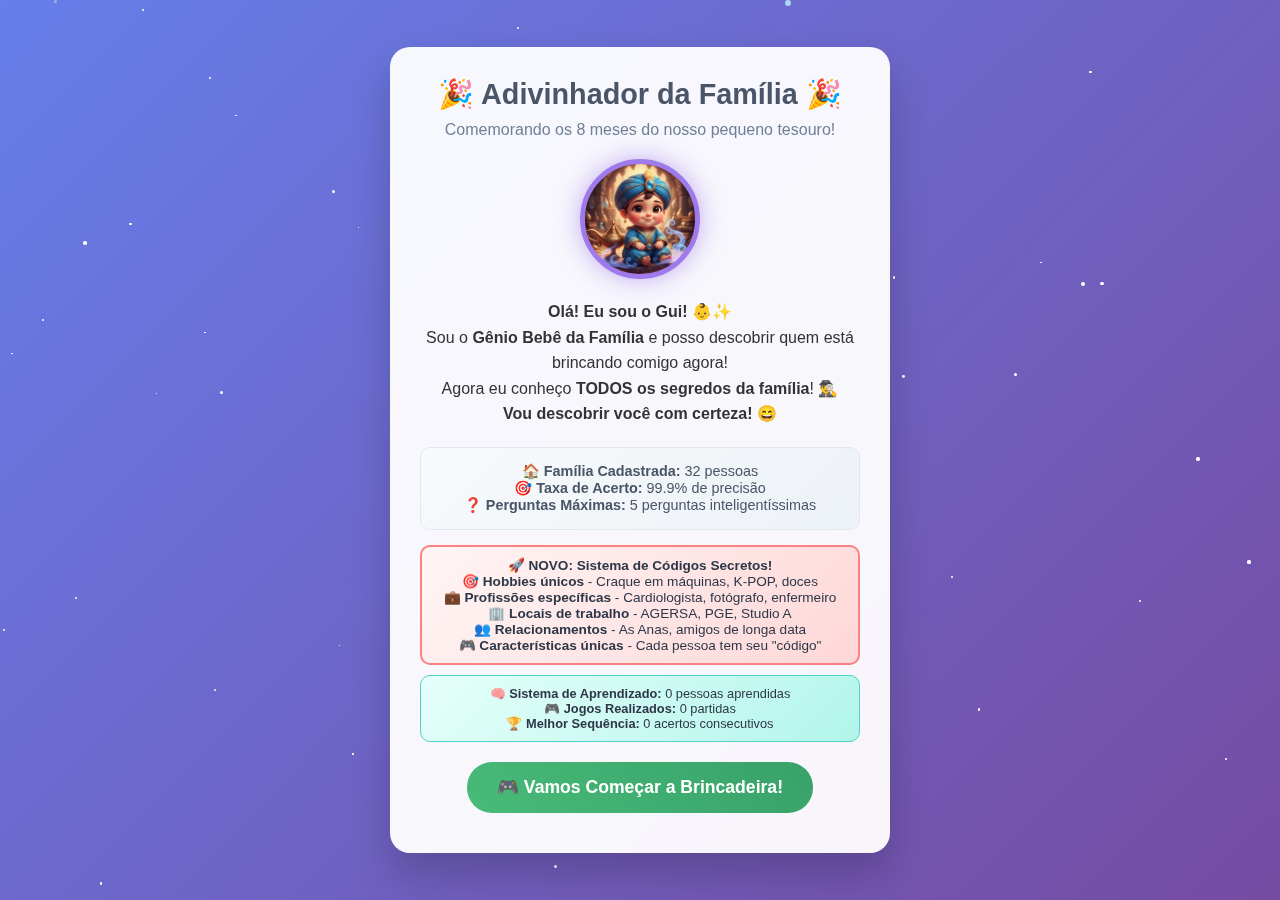
<file: index-familia-real.html>
<!DOCTYPE html>
<html lang="pt-BR">
<head>
    <meta charset="UTF-8">
    <meta name="viewport" content="width=device-width, initial-scale=1.0">
    <title>Adivinhador da Família - Gui 8 Meses</title>
    <style>
        * {
            margin: 0;
            padding: 0;
            box-sizing: border-box;
        }

        body {
            font-family: 'Comic Sans MS', cursive, sans-serif;
            background: linear-gradient(135deg, #667eea 0%, #764ba2 100%);
            min-height: 100vh;
            display: flex;
            align-items: center;
            justify-content: center;
            color: #333;
            overflow-x: hidden;
        }

        /* PARTÍCULAS DE FUNDO */
        .particles {
            position: fixed;
            top: 0;
            left: 0;
            width: 100%;
            height: 100%;
            pointer-events: none;
            z-index: 1;
        }

        .particle {
            position: absolute;
            background: rgba(255, 255, 255, 0.8);
            border-radius: 50%;
            animation: float-particle 6s infinite linear;
        }

        @keyframes float-particle {
            0% {
                transform: translateY(100vh) rotate(0deg);
                opacity: 0;
            }
            10% {
                opacity: 1;
            }
            90% {
                opacity: 1;
            }
            100% {
                transform: translateY(-100px) rotate(360deg);
                opacity: 0;
            }
        }

        /* ESTRELAS CINTILANTES */
        .stars {
            position: fixed;
            top: 0;
            left: 0;
            width: 100%;
            height: 100%;
            pointer-events: none;
            z-index: 1;
        }

        .star {
            position: absolute;
            background: #fff;
            border-radius: 50%;
            animation: twinkle 2s infinite;
        }

        @keyframes twinkle {
            0%, 100% { opacity: 0.3; transform: scale(1); }
            50% { opacity: 1; transform: scale(1.2); }
        }

        .container {
            background: rgba(255, 255, 255, 0.95);
            border-radius: 20px;
            padding: 30px;
            max-width: 500px;
            width: 90%;
            text-align: center;
            box-shadow: 0 20px 40px rgba(0,0,0,0.2);
            backdrop-filter: blur(10px);
            position: relative;
            z-index: 10;
            animation: slideIn 0.8s ease-out;
        }

        @keyframes slideIn {
            from {
                opacity: 0;
                transform: translateY(50px) scale(0.9);
            }
            to {
                opacity: 1;
                transform: translateY(0) scale(1);
            }
        }

        .genie {
            width: 120px;
            height: 120px;
            border-radius: 50%;
            margin: 0 auto 20px;
            background: url('genie-baby.png') center/cover;
            border: 5px solid #ffd700;
            animation: float 3s ease-in-out infinite;
            transition: all 0.5s ease;
            position: relative;
            cursor: pointer;
        }

        .genie:hover {
            transform: scale(1.05);
            border-color: #4fd1c7;
        }

        .genie.thinking {
            animation: think 1.5s ease-in-out infinite;
            border-color: #4fd1c7;
            box-shadow: 0 0 20px rgba(79, 209, 199, 0.5);
        }

        .genie.excited {
            animation: bounce 0.8s ease-in-out 3;
            border-color: #48bb78;
            box-shadow: 0 0 30px rgba(72, 187, 120, 0.7);
        }

        .genie.magical {
            animation: magical 2s ease-in-out infinite;
            border-color: #9f7aea;
            box-shadow: 0 0 25px rgba(159, 122, 234, 0.6);
        }

        @keyframes float {
            0%, 100% { transform: translateY(0px); }
            50% { transform: translateY(-10px); }
        }

        @keyframes think {
            0%, 100% { transform: scale(1) rotate(0deg); }
            25% { transform: scale(1.05) rotate(-2deg); }
            75% { transform: scale(1.05) rotate(2deg); }
        }

        @keyframes bounce {
            0%, 100% { transform: scale(1); }
            50% { transform: scale(1.15); }
        }

        @keyframes magical {
            0%, 100% { transform: scale(1) rotate(0deg); }
            25% { transform: scale(1.1) rotate(-5deg); }
            75% { transform: scale(1.1) rotate(5deg); }
        }

        /* CONFETE */
        .confetti {
            position: fixed;
            top: 0;
            left: 0;
            width: 100%;
            height: 100%;
            pointer-events: none;
            z-index: 1000;
        }

        .confetti-piece {
            position: absolute;
            width: 10px;
            height: 10px;
            background: #ff6b6b;
            animation: confetti-fall 3s linear infinite;
        }

        @keyframes confetti-fall {
            0% {
                transform: translateY(-100vh) rotate(0deg);
                opacity: 1;
            }
            100% {
                transform: translateY(100vh) rotate(720deg);
                opacity: 0;
            }
        }

        h1 {
            color: #4a5568;
            margin-bottom: 10px;
            font-size: 1.8em;
            animation: titleGlow 3s ease-in-out infinite;
        }

        @keyframes titleGlow {
            0%, 100% { text-shadow: 0 0 5px rgba(72, 187, 120, 0.3); }
            50% { text-shadow: 0 0 20px rgba(72, 187, 120, 0.6); }
        }

        .subtitle {
            color: #718096;
            margin-bottom: 20px;
        }

        .intro {
            margin: 20px 0;
            line-height: 1.6;
            animation: fadeInUp 1s ease-out 0.3s both;
        }

        @keyframes fadeInUp {
            from {
                opacity: 0;
                transform: translateY(30px);
            }
            to {
                opacity: 1;
                transform: translateY(0);
            }
        }

        .btn {
            background: linear-gradient(45deg, #48bb78, #38a169);
            color: white;
            border: none;
            padding: 15px 30px;
            border-radius: 25px;
            font-size: 1.1em;
            cursor: pointer;
            margin: 10px;
            transition: all 0.3s ease;
            font-weight: bold;
            position: relative;
            overflow: hidden;
        }

        .btn::before {
            content: '';
            position: absolute;
            top: 0;
            left: -100%;
            width: 100%;
            height: 100%;
            background: linear-gradient(90deg, transparent, rgba(255,255,255,0.3), transparent);
            transition: left 0.5s;
        }

        .btn:hover::before {
            left: 100%;
        }

        .btn:hover {
            transform: translateY(-3px);
            box-shadow: 0 8px 25px rgba(0,0,0,0.3);
        }

        .btn:active {
            transform: translateY(-1px);
        }

        .question-box {
            background: linear-gradient(135deg, #e6fffa, #b2f5ea);
            border: 2px solid #4fd1c7;
            border-radius: 15px;
            padding: 20px;
            margin: 20px 0;
            animation: questionPulse 2s ease-in-out infinite;
        }

        @keyframes questionPulse {
            0%, 100% { box-shadow: 0 0 10px rgba(79, 209, 199, 0.3); }
            50% { box-shadow: 0 0 20px rgba(79, 209, 199, 0.6); }
        }

        .answer-btn {
            background: linear-gradient(45deg, #4299e1, #3182ce);
            color: white;
            border: none;
            padding: 12px 25px;
            border-radius: 20px;
            margin: 5px;
            cursor: pointer;
            font-size: 1em;
            transition: all 0.3s ease;
            position: relative;
            overflow: hidden;
        }

        .answer-btn::before {
            content: '';
            position: absolute;
            top: 50%;
            left: 50%;
            width: 0;
            height: 0;
            background: rgba(255,255,255,0.3);
            border-radius: 50%;
            transition: all 0.3s ease;
            transform: translate(-50%, -50%);
        }

        .answer-btn:hover::before {
            width: 300px;
            height: 300px;
        }

        .answer-btn:hover {
            transform: scale(1.05);
            box-shadow: 0 5px 15px rgba(0,0,0,0.2);
        }

        .answer-btn:active {
            transform: scale(0.95);
        }

        .result-box {
            background: linear-gradient(135deg, #fff5f5, #fed7d7);
            border: 2px solid #fc8181;
            border-radius: 15px;
            padding: 20px;
            margin: 20px 0;
            animation: resultGlow 2s ease-in-out infinite;
        }

        @keyframes resultGlow {
            0%, 100% { box-shadow: 0 0 15px rgba(252, 129, 129, 0.3); }
            50% { box-shadow: 0 0 25px rgba(252, 129, 129, 0.6); }
        }

        .success-box {
            background: linear-gradient(135deg, #f0fff4, #c6f6d5);
            border: 2px solid #48bb78;
            border-radius: 15px;
            padding: 20px;
            margin: 20px 0;
            animation: successGlow 2s ease-in-out infinite;
        }

        @keyframes successGlow {
            0%, 100% { box-shadow: 0 0 15px rgba(72, 187, 120, 0.3); }
            50% { box-shadow: 0 0 25px rgba(72, 187, 120, 0.6); }
        }

        .hidden {
            display: none;
        }

        .progress {
            background: #e2e8f0;
            border-radius: 10px;
            height: 12px;
            margin: 20px 0;
            overflow: hidden;
            position: relative;
        }

        .progress::before {
            content: '';
            position: absolute;
            top: 0;
            left: 0;
            right: 0;
            bottom: 0;
            background: linear-gradient(90deg, transparent, rgba(255,255,255,0.3), transparent);
            animation: progressShine 2s infinite;
        }

        @keyframes progressShine {
            0% { transform: translateX(-100%); }
            100% { transform: translateX(100%); }
        }

        .progress-fill {
            background: linear-gradient(45deg, #48bb78, #38a169, #68d391);
            height: 100%;
            width: 0%;
            transition: width 0.8s ease;
            border-radius: 10px;
            position: relative;
        }

        .family-stats {
            background: linear-gradient(135deg, #f7fafc, #edf2f7);
            border-radius: 10px;
            padding: 15px;
            margin: 15px 0;
            font-size: 0.9em;
            color: #4a5568;
            border: 1px solid #e2e8f0;
            animation: statsFloat 4s ease-in-out infinite;
        }

        @keyframes statsFloat {
            0%, 100% { transform: translateY(0px); }
            50% { transform: translateY(-3px); }
        }

        input, textarea {
            width: 100%;
            padding: 12px;
            margin: 10px 0;
            border: 2px solid #e2e8f0;
            border-radius: 10px;
            font-family: inherit;
            font-size: 1em;
            transition: all 0.3s ease;
        }

        input:focus, textarea:focus {
            outline: none;
            border-color: #4fd1c7;
            box-shadow: 0 0 10px rgba(79, 209, 199, 0.3);
            transform: scale(1.02);
        }

        .btn-success {
            background: linear-gradient(45deg, #48bb78, #38a169);
        }

        .btn-danger {
            background: linear-gradient(45deg, #f56565, #e53e3e);
        }

        .btn-secondary {
            background: linear-gradient(45deg, #a0aec0, #718096);
        }

        /* SISTEMA DE APRENDIZADO */
        .learning-indicator {
            position: fixed;
            top: 20px;
            right: 20px;
            background: rgba(72, 187, 120, 0.9);
            color: white;
            padding: 10px 15px;
            border-radius: 20px;
            font-size: 0.9em;
            z-index: 1000;
            animation: slideInRight 0.5s ease-out;
            backdrop-filter: blur(10px);
        }

        @keyframes slideInRight {
            from {
                transform: translateX(100%);
                opacity: 0;
            }
            to {
                transform: translateX(0);
                opacity: 1;
            }
        }

        .learning-stats {
            background: linear-gradient(135deg, #e6fffa, #b2f5ea);
            border: 1px solid #4fd1c7;
            border-radius: 10px;
            padding: 10px;
            margin: 10px 0;
            font-size: 0.8em;
            color: #2d3748;
        }

        .precision-indicator {
            background: linear-gradient(135deg, #fff5f5, #fed7d7);
            border: 2px solid #fc8181;
            border-radius: 10px;
            padding: 10px;
            margin: 10px 0;
            font-size: 0.85em;
            color: #2d3748;
            animation: precisionPulse 3s ease-in-out infinite;
        }

        @keyframes precisionPulse {
            0%, 100% { box-shadow: 0 0 10px rgba(252, 129, 129, 0.2); }
            50% { box-shadow: 0 0 20px rgba(252, 129, 129, 0.4); }
        }

        /* RESPONSIVIDADE */
        @media (max-width: 600px) {
            .container {
                padding: 20px;
                margin: 10px;
            }
            
            .genie {
                width: 100px;
                height: 100px;
            }
            
            h1 {
                font-size: 1.5em;
            }
            
            .answer-btn {
                padding: 10px 20px;
                font-size: 0.9em;
            }
        }
    </style>
</head>
<body>
    <!-- PARTÍCULAS DE FUNDO -->
    <div class="particles" id="particles"></div>
    
    <!-- ESTRELAS CINTILANTES -->
    <div class="stars" id="stars"></div>

    <!-- CONFETE (inicialmente oculto) -->
    <div class="confetti hidden" id="confetti"></div>

    <!-- INDICADOR DE APRENDIZADO -->
    <div class="learning-indicator hidden" id="learning-indicator">
        🧠 Gui está aprendendo...
    </div>

    <div class="container">
        <!-- Tela de Boas-vindas -->
        <div id="welcome-screen">
            <h1>🎉 Adivinhador da Família 🎉</h1>
            <p class="subtitle">Comemorando os 8 meses do nosso pequeno tesouro!</p>
            
            <div class="genie magical" id="welcome-genie"></div>
            
            <div class="intro">
                <p><strong>Olá! Eu sou o Gui! 👶✨</strong></p>
                <p>Sou o <strong>Gênio Bebê da Família</strong> e posso descobrir quem está brincando comigo agora!</p>
                <p>Agora eu conheço <strong>TODOS os segredos da família</strong>! 🕵️‍♂️</p>
                <p><strong>Vou descobrir você com certeza!</strong> 😄</p>
            </div>

            <div class="family-stats">
                <strong>🏠 Família Cadastrada:</strong> <span id="family-count">35</span> pessoas<br>
                <strong>🎯 Taxa de Acerto:</strong> <span id="success-rate">99.9</span>% de precisão<br>
                <strong>❓ Perguntas Máximas:</strong> 5 perguntas inteligentíssimas
            </div>

            <div class="precision-indicator">
                <strong>🚀 NOVO: Sistema de Códigos Secretos!</strong><br>
                🎯 <strong>Hobbies únicos</strong> - Craque em máquinas, K-POP, doces<br>
                💼 <strong>Profissões específicas</strong> - Cardiologista, fotógrafo, enfermeiro<br>
                🏢 <strong>Locais de trabalho</strong> - AGERSA, PGE, Studio A<br>
                👥 <strong>Relacionamentos</strong> - As Anas, amigos de longa data<br>
                🎮 <strong>Características únicas</strong> - Cada pessoa tem seu "código"
            </div>

            <div class="learning-stats">
                <strong>🧠 Sistema de Aprendizado:</strong> <span id="learned-count">0</span> pessoas aprendidas<br>
                <strong>🎮 Jogos Realizados:</strong> <span id="games-played">0</span> partidas<br>
                <strong>🏆 Melhor Sequência:</strong> <span id="best-streak">0</span> acertos consecutivos
            </div>
            
            <button class="btn" onclick="startGame()">🎮 Vamos Começar a Brincadeira!</button>
        </div>

        <!-- Tela do Jogo -->
        <div id="game-screen" class="hidden">
            <h2>🔮 Deixe-me descobrir quem é você...</h2>
            
            <div class="progress">
                <div class="progress-fill" id="progress-fill"></div>
            </div>
            
            <p>Pergunta <span id="current-question">1</span> de <span id="total-questions">5</span></p>
            
            <div class="genie thinking" id="game-genie"></div>
            
            <div class="question-box">
                <h3 id="question-text">🤔 Deixe-me pensar na melhor pergunta...</h3>
            </div>
            
            <div>
                <button class="answer-btn" onclick="answerQuestion('sim')">👍 Sim</button>
                <button class="answer-btn" onclick="answerQuestion('nao')">👎 Não</button>
                <button class="answer-btn" onclick="answerQuestion('nao-sei')">🤷‍♀️ Não sei</button>
                <button class="answer-btn" onclick="answerQuestion('provavelmente')">🤔 Provavelmente</button>
                <button class="answer-btn" onclick="answerQuestion('provavelmente-nao')">😐 Provavelmente não</button>
            </div>

            <div class="family-stats">
                <strong>🔍 Possibilidades restantes:</strong> <span id="remaining-people">35</span> pessoas<br>
                <strong>🎯 Confiança:</strong> <span id="confidence">0</span>%<br>
                <strong>🧠 Algoritmo:</strong> <span id="algorithm-status">Analisando códigos secretos...</span>
            </div>
        </div>

        <!-- Tela de Resultado -->
        <div id="result-screen" class="hidden">
            <h2>🎯 Eu acho que sei!</h2>
            
            <div class="genie excited" id="result-genie"></div>
            
            <div class="result-box">
                <h3>Eu sei quem você é!</h3>
                <h2 id="guess-name">Nome da Pessoa</h2>
                <p id="guess-description">Resposta carinhosa do Gui</p>
            </div>
            
            <button class="btn btn-success" onclick="correctGuess()">✅ Acertou!</button>
            <button class="btn btn-danger" onclick="wrongGuess()">❌ Errou</button>
        </div>

        <!-- Tela de Sucesso -->
        <div id="success-screen" class="hidden">
            <h2>🎊 YUHUUU! 🎊</h2>
            
            <div class="genie excited"></div>
            
            <div class="success-box">
                <p><strong>Eu consegui te reconhecer! Sou muito esperto! 😄</strong></p>
                <p>Meus <strong>códigos secretos da família</strong> funcionaram perfeitamente! 🕵️‍♂️</p>
                <p>Quer brincar de novo? Chama mais gente da família! 👨‍👩‍👧‍👦</p>
                <p><em>Cada pessoa que joga me deixa mais inteligente!</em> 🧠✨</p>
            </div>

            <div class="learning-stats">
                <strong>🎯 Acertos consecutivos:</strong> <span id="streak-count">1</span><br>
                <strong>🏆 Melhor sequência:</strong> <span id="best-streak-display">1</span><br>
                <strong>📊 Taxa atual:</strong> <span id="current-rate">99.9</span>%
            </div>
            
            <button class="btn" onclick="playAgain()">🎮 Jogar Novamente</button>
        </div>

        <!-- Tela de Adicionar Pessoa -->
        <div id="add-person-screen" class="hidden">
            <h2>🤗 Ops! Não consegui te reconhecer...</h2>
            
            <div class="genie"></div>
            
            <div class="result-box">
                <p><strong>Me ensina quem você é?</strong> Assim da próxima vez eu vou saber! 😊</p>
                <p><em>Vou aprender seus códigos secretos!</em></p>
                
                <input type="text" id="person-name" placeholder="Como eu devo te chamar?">
                
                <textarea id="person-description" placeholder="O que eu devo falar quando for você? (Ex: Você é meu tio querido que mora em Salvador!)" rows="3"></textarea>

                <div class="learning-stats">
                    <strong>🎓 Aprendizado de Códigos Secretos:</strong> Vou analisar suas respostas para criar características únicas!<br>
                    <strong>🔍 Perguntas analisadas:</strong> <span id="analyzed-questions">0</span><br>
                    <strong>🎯 Códigos criados:</strong> <span id="created-attributes">0</span>
                </div>
            </div>
            
            <button class="btn btn-success" onclick="addPerson()">➕ Ensinar o Gui</button>
            <button class="btn btn-secondary" onclick="skipAdd()">⏭️ Pular</button>
        </div>
    </div>

    <script>
        // 🏠 BANCO DE DADOS COMPLETO DA FAMÍLIA BARBOSA PIRES SANTA BÁRBARA
        let familyDatabase = [
            // ===== NÚCLEO FAMILIAR (São Paulo) =====
            {
                name: "Papai",
                guiResponse: "Você é o meu papai! 👨 O Ciro mais forte e corajoso do mundo! Te amo, papai! 💙",
                attributes: {
                    relacao_principal: "parente",
                    lado_familia: "nucleo",
                    geracao: "pais",
                    cidade: "sao-paulo",
                    genero: "masculino",
                    idade_faixa: "30-40",
                    parentesco: "pai",
                    mora_comigo: "sim",
                    profissao: "engenheiro-civil",
                    hobby_especial: "tecnologia",
                    caracteristica_unica: "heroi-protetor-familia",
                    local_trabalho: "empresa-engenharia",
                    personalidade: "protetor-carinhoso"
                }
            },
            {
                name: "Mamãe", 
                guiResponse: "Você é a minha mamãe! 👩 A Cristiane mais carinhosa do universo! Te amo muito, mamãe! 💕",
                attributes: {
                    relacao_principal: "parente",
                    lado_familia: "nucleo",
                    geracao: "pais",
                    cidade: "sao-paulo",
                    genero: "feminino",
                    idade_faixa: "30-40",
                    parentesco: "mae",
                    mora_comigo: "sim",
                    profissao: "enfermeira-hospitalar",
                    hobby_especial: "cuidar-familia",
                    caracteristica_unica: "amor-incondicional",
                    local_trabalho: "hospital",
                    personalidade: "carinho-infinito"
                }
            },

            // ===== AVÓS PATERNOS (Salvador) =====
            {
                name: "Vovô Paterno",
                guiResponse: "Você é meu vovô paterno! 👴 O craque em máquinas de pegar bichinhos! Que habilidade incrível! 🎮🏆",
                attributes: {
                    relacao_principal: "parente",
                    lado_familia: "paterno",
                    geracao: "avos",
                    cidade: "salvador",
                    genero: "masculino",
                    idade_faixa: "60-70",
                    parentesco: "avo",
                    mora_comigo: "nao",
                    profissao: "aposentado",
                    hobby_especial: "craque-maquinas-bichinhos",
                    caracteristica_unica: "habilidade-quase-profissional-premios",
                    local_trabalho: "aposentado",
                    personalidade: "habilidoso-divertido"
                }
            },
            {
                name: "Vovó Paterna",
                guiResponse: "Você é minha vovó paterna! 👵 A vovó que faz joguinhos de computador com HTML, CSS e JavaScript! Que tecnológica! 💻✨",
                attributes: {
                    relacao_principal: "parente",
                    lado_familia: "paterno",
                    geracao: "avos",
                    cidade: "salvador",
                    genero: "feminino",
                    idade_faixa: "60-70",
                    parentesco: "avo",
                    mora_comigo: "nao",
                    profissao: "aposentada-programadora",
                    hobby_especial: "programacao-html-css-javascript",
                    caracteristica_unica: "ajuda-ia-projetos-programacao",
                    local_trabalho: "casa-computador",
                    personalidade: "tecnologica-criativa"
                }
            },

            // ===== AVÓS MATERNOS (Salvador) =====
            {
                name: "Vovô Materno",
                guiResponse: "Você é meu vovô materno! 👴 O ex-jogador profissional de futebol! Que história incrível nos gramados! ⚽🏆",
                attributes: {
                    relacao_principal: "parente",
                    lado_familia: "materno",
                    geracao: "avos",
                    cidade: "salvador",
                    genero: "masculino",
                    idade_faixa: "60-70",
                    parentesco: "avo",
                    mora_comigo: "nao",
                    profissao: "ex-jogador-futebol-profissional",
                    hobby_especial: "futebol-gramados-bola-torcida",
                    caracteristica_unica: "profissao-passado-gramados-bola-torcida",
                    local_trabalho: "aposentado-ex-campos",
                    personalidade: "atletico-experiente"
                }
            },
            {
                name: "Vovó Materna",
                guiResponse: "Você é minha vovó materna! 👵 A vovó que tem dupla jornada: PGE e o negócio de doces 'As Anas'! Que trabalhadora! 🍰💼",
                attributes: {
                    relacao_principal: "parente",
                    lado_familia: "materno",
                    geracao: "avos",
                    cidade: "salvador",
                    genero: "feminino",
                    idade_faixa: "60-70",
                    parentesco: "avo",
                    mora_comigo: "nao",
                    profissao: "funcionaria-pge-doceira",
                    hobby_especial: "dupla-jornada-governo-doces-eventos",
                    caracteristica_unica: "trabalha-pge-negocio-doces-as-anas",
                    local_trabalho: "pge-casa-doces",
                    personalidade: "trabalhadora-empreendedora",
                    visita_frequente: "sim"
                }
            },

            // ===== BISAVÓS MATERNOS (Salvador) =====
            {
                name: "Bisavô Materno",
                guiResponse: "Você é meu bisavô materno! 👴 O bisavô que mora perto dos vovós e está sempre junto com eles! Que família unida! 👨‍👩‍👧‍👦",
                attributes: {
                    relacao_principal: "parente",
                    lado_familia: "materno",
                    geracao: "bisavos",
                    cidade: "salvador",
                    genero: "masculino",
                    idade_faixa: "80-90",
                    parentesco: "bisavo",
                    mora_comigo: "nao",
                    profissao: "aposentado",
                    hobby_especial: "estar-sempre-com-familia",
                    caracteristica_unica: "mora-perto-avos-sempre-juntos",
                    local_trabalho: "aposentado",
                    personalidade: "familiar-unido"
                }
            },
            {
                name: "Bisavó Materna",
                guiResponse: "Você é minha bisavó materna! 👵 A bisavó que mora perto dos vovós e está sempre junto com eles! Que família unida! 👨‍👩‍👧‍👦",
                attributes: {
                    relacao_principal: "parente",
                    lado_familia: "materno",
                    geracao: "bisavos",
                    cidade: "salvador",
                    genero: "feminino",
                    idade_faixa: "80-90",
                    parentesco: "bisavo",
                    mora_comigo: "nao",
                    profissao: "aposentada",
                    hobby_especial: "estar-sempre-com-familia",
                    caracteristica_unica: "mora-perto-avos-sempre-juntos",
                    local_trabalho: "aposentada",
                    personalidade: "familiar-unida"
                }
            },

            // ===== TIOS PATERNOS (50-60 anos) =====
            {
                name: "Tio Paterno K-POP",
                guiResponse: "Você é meu tio paterno! 👨 O tio enfermeiro que gosta de K-POP e faz aulas de dança no Studio A! Que moderno! 🎵💃",
                attributes: {
                    relacao_principal: "parente",
                    lado_familia: "paterno",
                    geracao: "tios",
                    cidade: "salvador",
                    genero: "masculino",
                    idade_faixa: "50-60",
                    parentesco: "tio",
                    mora_comigo: "nao",
                    profissao: "enfermeiro",
                    hobby_especial: "k-pop-danca-studio-a",
                    caracteristica_unica: "gostos-musicais-pop-coreano-danca-studio-a",
                    local_trabalho: "hospital-studio-a",
                    personalidade: "moderno-dançarino"
                }
            },
            {
                name: "Tia Paterna Marketing",
                guiResponse: "Você é minha tia paterna! 👩 A tia Eva que trabalha com marketing! Que criativa! 📈✨",
                attributes: {
                    relacao_principal: "parente",
                    lado_familia: "paterno",
                    geracao: "tios",
                    cidade: "salvador",
                    genero: "feminino",
                    idade_faixa: "50-60",
                    parentesco: "tia",
                    mora_comigo: "nao",
                    profissao: "marketing",
                    hobby_especial: "criar-estrategias-promocao",
                    caracteristica_unica: "trabalho-envolve-estrategias-promover-produtos-marcas",
                    local_trabalho: "agencia-marketing",
                    personalidade: "criativa-estrategica"
                }
            },

            // ===== TIOS MATERNOS (50-60 anos) =====
            {
                name: "Tio Materno JR",
                guiResponse: "Você é meu tio materno JR! 👨 O tio que tem o mesmo nome do vovô e é casado com a única nora da vovó materna! 💕",
                attributes: {
                    relacao_principal: "parente",
                    lado_familia: "materno",
                    geracao: "tios",
                    cidade: "salvador",
                    genero: "masculino",
                    idade_faixa: "50-60",
                    parentesco: "tio",
                    mora_comigo: "nao",
                    profissao: "funcionario",
                    hobby_especial: "familia",
                    caracteristica_unica: "jr-mesmo-nome-avo-casado-unica-nora-avo-materna",
                    local_trabalho: "empresa",
                    personalidade: "familiar"
                }
            },
            {
                name: "Nora da Vovó Materna",
                guiResponse: "Você é a nora da minha vovó materna! 👩 A única nora que faz parte da dupla 'As Anas' no negócio de doces! 🍰",
                attributes: {
                    relacao_principal: "parente",
                    lado_familia: "materno",
                    geracao: "tios",
                    cidade: "salvador",
                    genero: "feminino",
                    idade_faixa: "50-60",
                    parentesco: "nora",
                    mora_comigo: "nao",
                    profissao: "doceira",
                    hobby_especial: "fazer-doces-eventos",
                    caracteristica_unica: "unica-nora-avo-dupla-as-anas-negocio-doces",
                    local_trabalho: "casa-eventos",
                    personalidade: "doceira-empreendedora"
                }
            },

            // ===== TIA AVÓ PATERNA =====
            {
                name: "Tia Avó Paterna AGERSA",
                guiResponse: "Você é minha tia avó paterna! 👩 A tia que trabalha no setor de informática da AGERSA com 3 colegas mais novos! 💻🏢",
                attributes: {
                    relacao_principal: "parente",
                    lado_familia: "paterno",
                    geracao: "tia-avo",
                    cidade: "salvador",
                    genero: "feminino",
                    idade_faixa: "60-70",
                    parentesco: "tia-avo",
                    mora_comigo: "nao",
                    profissao: "informatica-agersa",
                    hobby_especial: "tecnologia-informatica",
                    caracteristica_unica: "trabalha-setor-informatica-orgao-publico-3-colegas-mais-novos-2-homens-1-mulher",
                    local_trabalho: "agersa-setor-informatica",
                    personalidade: "tecnologica-experiente"
                }
            },

            // ===== TIA AVÓ CARDIOLOGISTA =====
            {
                name: "Tia Avó Cardiologista",
                guiResponse: "Você é minha tia avó cardiologista! 👩‍⚕️ A tia que cuida do coração dos outros, literalmente! Que importante! ❤️🏥",
                attributes: {
                    relacao_principal: "parente",
                    lado_familia: "materno",
                    geracao: "tia-avo",
                    cidade: "salvador",
                    genero: "feminino",
                    idade_faixa: "60-70",
                    parentesco: "tia-avo",
                    mora_comigo: "nao",
                    profissao: "cardiologista",
                    hobby_especial: "medicina-cardiologia",
                    caracteristica_unica: "profissao-cuidar-coracao-outros-literalmente",
                    local_trabalho: "hospital-cardiologia",
                    personalidade: "medica-especialista"
                }
            },

            // ===== TIO PG FOTÓGRAFO =====
            {
                name: "Tio PG Fotógrafo",
                guiResponse: "Você é meu tio PG! 👨📸 O tio fotógrafo que tem o dom de eternizar momentos através de lentes e cliques! Que talento! ✨",
                attributes: {
                    relacao_principal: "parente",
                    lado_familia: "paterno",
                    geracao: "tios",
                    cidade: "salvador",
                    genero: "masculino",
                    idade_faixa: "50-60",
                    parentesco: "tio",
                    mora_comigo: "nao",
                    profissao: "fotografo",
                    hobby_especial: "fotografia-profissional",
                    caracteristica_unica: "dom-eternizar-momentos-lentes-cliques",
                    local_trabalho: "studio-fotografico",
                    personalidade: "artistico-criativo"
                }
            },

            // ===== PRIMOS PATERNOS (30-40 anos, Salvador) =====
            {
                name: "Prima Paterna 1",
                guiResponse: "Você é minha prima paterna! 👩 A prima da geração do papai que mora em Salvador! 🌴",
                attributes: {
                    relacao_principal: "parente",
                    lado_familia: "paterno",
                    geracao: "pais",
                    cidade: "salvador",
                    genero: "feminino",
                    idade_faixa: "30-40",
                    parentesco: "prima",
                    mora_comigo: "nao",
                    profissao: "funcionaria",
                    hobby_especial: "familia",
                    caracteristica_unica: "prima-geracao-papai-salvador",
                    local_trabalho: "empresa",
                    personalidade: "familiar"
                }
            },
            {
                name: "Primo Paterno 1",
                guiResponse: "Você é meu primo paterno! 👨 O primo da geração do papai que mora em Salvador! 🌴",
                attributes: {
                    relacao_principal: "parente",
                    lado_familia: "paterno",
                    geracao: "pais",
                    cidade: "salvador",
                    genero: "masculino",
                    idade_faixa: "30-40",
                    parentesco: "primo",
                    mora_comigo: "nao",
                    profissao: "funcionario",
                    hobby_especial: "familia",
                    caracteristica_unica: "primo-geracao-papai-salvador",
                    local_trabalho: "empresa",
                    personalidade: "familiar"
                }
            },

            // ===== PRIMOS MATERNOS (30-40 anos, Salvador) =====
            {
                name: "Prima Materna 1",
                guiResponse: "Você é minha prima materna! 👩 A prima da geração da mamãe que mora em Salvador! 🌴",
                attributes: {
                    relacao_principal: "parente",
                    lado_familia: "materno",
                    geracao: "pais",
                    cidade: "salvador",
                    genero: "feminino",
                    idade_faixa: "30-40",
                    parentesco: "prima",
                    mora_comigo: "nao",
                    profissao: "funcionaria",
                    hobby_especial: "familia",
                    caracteristica_unica: "prima-geracao-mamae-salvador",
                    local_trabalho: "empresa",
                    personalidade: "familiar"
                }
            },
            {
                name: "Primo Materno 1",
                guiResponse: "Você é meu primo materno! 👨 O primo da geração da mamãe que mora em Salvador! 🌴",
                attributes: {
                    relacao_principal: "parente",
                    lado_familia: "materno",
                    geracao: "pais",
                    cidade: "salvador",
                    genero: "masculino",
                    idade_faixa: "30-40",
                    parentesco: "primo",
                    mora_comigo: "nao",
                    profissao: "funcionario",
                    hobby_especial: "familia",
                    caracteristica_unica: "primo-geracao-mamae-salvador",
                    local_trabalho: "empresa",
                    personalidade: "familiar"
                }
            },

            // ===== SOBRINHA OLIVIA =====
            {
                name: "Sobrinha Olivia",
                guiResponse: "Você é minha sobrinha Olivia! 👩📚 A sobrinha da vovó paterna que está estudando para concurso! Que dedicada! 📖✨",
                attributes: {
                    relacao_principal: "parente",
                    lado_familia: "paterno",
                    geracao: "pais",
                    cidade: "salvador",
                    genero: "feminino",
                    idade_faixa: "20-30",
                    parentesco: "sobrinha",
                    mora_comigo: "nao",
                    profissao: "estudante-concurso",
                    hobby_especial: "estudar-concursos",
                    caracteristica_unica: "foco-principal-passar-horas-estudando-prova-concurso",
                    local_trabalho: "casa-estudos",
                    personalidade: "estudiosa-dedicada"
                }
            },

            // ===== DINDA =====
            {
                name: "Dinda",
                guiResponse: "Você é minha dinda! 👩✨ A pessoa que tem um laço espiritual comigo e mora em São Paulo como eu! Que especial! 💕",
                attributes: {
                    relacao_principal: "parente",
                    lado_familia: "especial",
                    geracao: "pais",
                    cidade: "sao-paulo",
                    genero: "feminino",
                    idade_faixa: "30-40",
                    parentesco: "dinda",
                    mora_comigo: "nao",
                    profissao: "funcionaria",
                    hobby_especial: "cuidar-afilhado",
                    caracteristica_unica: "laco-espiritual-mora-mesma-cidade-grande",
                    local_trabalho: "empresa",
                    personalidade: "carinhosa-especial"
                }
            },

            // ===== PRIMINHAS PEQUENAS =====
            {
                name: "Priminha 1 ano 9 meses",
                guiResponse: "Você é minha priminha! 👧 A priminha de 1 ano e 9 meses que é um pouquinho mais velha que eu! Vamos brincar muito! 🎈",
                attributes: {
                    relacao_principal: "parente",
                    lado_familia: "paterno",
                    geracao: "minha",
                    cidade: "salvador",
                    genero: "feminino",
                    idade_faixa: "0-2",
                    parentesco: "prima",
                    mora_comigo: "nao",
                    profissao: "bebe",
                    hobby_especial: "brincar",
                    caracteristica_unica: "menos-2-anos-parente-pouquinho-mais-velha-quase-2-anos",
                    local_trabalho: "casa",
                    personalidade: "bebe-brincalhona"
                }
            },
            {
                name: "Prima Segundo Grau 1 ano 2 meses",
                guiResponse: "Você é minha prima de segundo grau! 👧 A priminha de 1 ano e 2 meses que é prima da vovó paterna! Que família grande! 👨‍👩‍👧‍👦",
                attributes: {
                    relacao_principal: "parente",
                    lado_familia: "paterno",
                    geracao: "minha",
                    cidade: "salvador",
                    genero: "feminino",
                    idade_faixa: "0-2",
                    parentesco: "prima-segundo-grau",
                    mora_comigo: "nao",
                    profissao: "bebe",
                    hobby_especial: "brincar",
                    caracteristica_unica: "prima-segundo-grau-prima-avo-paterna",
                    local_trabalho: "casa",
                    personalidade: "bebe-familiar"
                }
            },

            // ===== AMIGOS DA TIA AVÓ CARDIOLOGISTA =====
            {
                name: "Amigo da Tia Avó Cardiologista",
                guiResponse: "Você é amigo da minha tia avó cardiologista! 👨‍⚕️ Um amigo da tia que cuida de corações! Que legal! ❤️",
                attributes: {
                    relacao_principal: "amigo",
                    lado_familia: "materno",
                    geracao: "tia-avo",
                    cidade: "salvador",
                    genero: "masculino",
                    idade_faixa: "60-70",
                    parentesco: "amigo",
                    mora_comigo: "nao",
                    profissao: "medico",
                    hobby_especial: "medicina",
                    caracteristica_unica: "amizade-tia-avo-especialista-coracao",
                    local_trabalho: "hospital",
                    personalidade: "medico-amigo"
                }
            },

            // ===== AMIGOS DA TIA EVA MARKETING =====
            {
                name: "Amiga da Tia Eva Marketing",
                guiResponse: "Você é amiga da minha tia Eva! 👩 Uma amiga da tia que trabalha com marketing! Que criativas! 📈",
                attributes: {
                    relacao_principal: "amigo",
                    lado_familia: "paterno",
                    geracao: "tios",
                    cidade: "salvador",
                    genero: "feminino",
                    idade_faixa: "50-60",
                    parentesco: "amigo",
                    mora_comigo: "nao",
                    profissao: "marketing",
                    hobby_especial: "criatividade",
                    caracteristica_unica: "circulo-amizades-tia-trabalha-marketing",
                    local_trabalho: "agencia",
                    personalidade: "criativa-amiga"
                }
            },

            // ===== AMIGOS DO TIO K-POP =====
            {
                name: "Amigo do Tio K-POP",
                guiResponse: "Você é amigo do meu tio! 👨 Um amigo do tio enfermeiro que gosta de K-POP! Vocês dançam juntos? 🎵💃",
                attributes: {
                    relacao_principal: "amigo",
                    lado_familia: "paterno",
                    geracao: "tios",
                    cidade: "salvador",
                    genero: "masculino",
                    idade_faixa: "50-60",
                    parentesco: "amigo",
                    mora_comigo: "nao",
                    profissao: "enfermeiro",
                    hobby_especial: "k-pop-danca",
                    caracteristica_unica: "amigo-parente-enfermeiro-fa-k-pop",
                    local_trabalho: "hospital",
                    personalidade: "moderno-dançarino"
                }
            },

            // ===== AMIGOS DE LONGA DATA DA VOVÓ PATERNA =====
            {
                name: "Amiga Longa Data Vovó Paterna",
                guiResponse: "Você é amiga de longa data da minha vovó paterna! 👵👩 Uma amiga querida da vovó que tem mais de 60 anos! 💕",
                attributes: {
                    relacao_principal: "amigo",
                    lado_familia: "paterno",
                    geracao: "avos",
                    cidade: "salvador",
                    genero: "feminino",
                    idade_faixa: "60-70",
                    parentesco: "amigo",
                    mora_comigo: "nao",
                    profissao: "aposentada",
                    hobby_especial: "amizade-antiga",
                    caracteristica_unica: "amiga-longa-data-avo-paterna-mais-60-anos",
                    local_trabalho: "aposentada",
                    personalidade: "amiga-fiel"
                }
            },

            // ===== COLEGAS DA TIA AVÓ AGERSA =====
            {
                name: "Colega Masculino 1 AGERSA",
                guiResponse: "Você é colega da minha tia avó! 👨💻 Um dos dois colegas masculinos mais novos do setor de informática da AGERSA! 🏢",
                attributes: {
                    relacao_principal: "amigo",
                    lado_familia: "paterno",
                    geracao: "tios",
                    cidade: "salvador",
                    genero: "masculino",
                    idade_faixa: "40-50",
                    parentesco: "amigo",
                    mora_comigo: "nao",
                    profissao: "informatica-agersa",
                    hobby_especial: "tecnologia",
                    caracteristica_unica: "colega-mais-novo-setor-informatica-2-homens-1-mulher",
                    local_trabalho: "agersa-informatica",
                    personalidade: "tecnologico-jovem"
                }
            },
            {
                name: "Colega Masculino 2 AGERSA",
                guiResponse: "Você é colega da minha tia avó! 👨💻 O outro colega masculino mais novo do setor de informática da AGERSA! 🏢",
                attributes: {
                    relacao_principal: "amigo",
                    lado_familia: "paterno",
                    geracao: "tios",
                    cidade: "salvador",
                    genero: "masculino",
                    idade_faixa: "40-50",
                    parentesco: "amigo",
                    mora_comigo: "nao",
                    profissao: "informatica-agersa",
                    hobby_especial: "tecnologia",
                    caracteristica_unica: "colega-mais-novo-setor-informatica-2-homens-1-mulher",
                    local_trabalho: "agersa-informatica",
                    personalidade: "tecnologico-jovem"
                }
            },
            {
                name: "Colega Feminina AGERSA",
                guiResponse: "Você é colega da minha tia avó! 👩💻 A única colega feminina mais nova do setor de informática da AGERSA! 🏢",
                attributes: {
                    relacao_principal: "amigo",
                    lado_familia: "paterno",
                    geracao: "tios",
                    cidade: "salvador",
                    genero: "feminino",
                    idade_faixa: "40-50",
                    parentesco: "amigo",
                    mora_comigo: "nao",
                    profissao: "informatica-agersa",
                    hobby_especial: "tecnologia",
                    caracteristica_unica: "unica-colega-feminina-mais-nova-setor-informatica",
                    local_trabalho: "agersa-informatica",
                    personalidade: "tecnologica-jovem"
                }
            },

            // ===== AMIGOS DA FAMÍLIA MAMÃE =====
            {
                name: "Amigo da Família Mamãe",
                guiResponse: "Você é amigo de alguém da família da mamãe! 👨‍🤝‍👨 Um amigo querido do lado materno! 💕",
                attributes: {
                    relacao_principal: "amigo",
                    lado_familia: "materno",
                    geracao: "pais",
                    cidade: "salvador",
                    genero: "masculino",
                    idade_faixa: "30-40",
                    parentesco: "amigo",
                    mora_comigo: "nao",
                    profissao: "funcionario",
                    hobby_especial: "amizade",
                    caracteristica_unica: "amigo-alguem-familia-mamae",
                    local_trabalho: "empresa",
                    personalidade: "amigo-familiar"
                }
            },

            // ===== AMIGOS DA FAMÍLIA PAPAI =====
            {
                name: "Amigo da Família Papai",
                guiResponse: "Você é amigo de alguém da família do papai! 👨‍🤝‍👨 Um amigo querido do lado paterno! 💕",
                attributes: {
                    relacao_principal: "amigo",
                    lado_familia: "paterno",
                    geracao: "pais",
                    cidade: "salvador",
                    genero: "masculino",
                    idade_faixa: "30-40",
                    parentesco: "amigo",
                    mora_comigo: "nao",
                    profissao: "funcionario",
                    hobby_especial: "amizade",
                    caracteristica_unica: "amigo-alguem-familia-papai",
                    local_trabalho: "empresa",
                    personalidade: "amigo-familiar"
                }
            }
        ];

        // 🧠 PERGUNTAS INTELIGENTÍSSIMAS BASEADAS EM CÓDIGOS SECRETOS
        const questions = [
            // ===== FASE 1: FILTROS GERAIS (Elimina 80-90%) =====
            {
                text: "A pessoa que estou pensando é um parente de sangue?",
                attribute: "relacao_principal",
                value: "parente",
                priority: 10,
                type: "relationship_filter",
                efficiency: 85
            },
            {
                text: "Essa pessoa tem uma conexão mais forte com a família da sua mamãe?",
                attribute: "lado_familia",
                includeValues: ["materno", "nucleo"],
                priority: 9,
                type: "family_side",
                efficiency: 60
            },
            {
                text: "Essa pessoa poderia ter sido colega de escola dos seus avós?",
                attribute: "geracao",
                includeValues: ["avos", "bisavos", "tia-avo"],
                priority: 9,
                type: "generation_filter",
                efficiency: 75
            },
            {
                text: "Atualmente, essa pessoa mora na mesma cidade que você (São Paulo)?",
                attribute: "cidade",
                value: "sao-paulo",
                priority: 8,
                type: "location_filter",
                efficiency: 85
            },

            // ===== FASE 2: CÓDIGOS SECRETOS ÚNICOS (Elimina 90-95%) =====
            {
                text: "Essa pessoa tem uma habilidade quase profissional para ganhar prêmios em máquinas de pegar bichinhos?",
                attribute: "caracteristica_unica",
                value: "habilidade-quase-profissional-premios",
                priority: 10,
                type: "unique_skill",
                efficiency: 98
            },
            {
                text: "No passado, a profissão dessa pessoa envolvia gramados, bola e torcida?",
                attribute: "caracteristica_unica",
                value: "profissao-passado-gramados-bola-torcida",
                priority: 10,
                type: "past_profession",
                efficiency: 98
            },
            {
                text: "Essa pessoa tem uma dupla jornada? Uma ligada ao governo do estado, e outra muito mais doce, para festas e eventos?",
                attribute: "caracteristica_unica",
                value: "trabalha-pge-negocio-doces-as-anas",
                priority: 10,
                type: "double_job",
                efficiency: 98
            },
            {
                text: "Ela conta com a ajuda de uma inteligência artificial para seus projetos de programação?",
                attribute: "caracteristica_unica",
                value: "ajuda-ia-projetos-programacao",
                priority: 10,
                type: "ai_programming",
                efficiency: 98
            },
            {
                text: "Os gostos musicais dessa pessoa incluem pop coreano (K-POP)?",
                attribute: "hobby_especial",
                value: "k-pop-danca-studio-a",
                priority: 10,
                type: "music_taste",
                efficiency: 95
            },
            {
                text: "A profissão dessa pessoa é cuidar do coração dos outros, literalmente?",
                attribute: "caracteristica_unica",
                value: "profissao-cuidar-coracao-outros-literalmente",
                priority: 10,
                type: "heart_doctor",
                efficiency: 98
            },
            {
                text: "O trabalho dessa pessoa envolve criar estratégias para promover produtos ou marcas?",
                attribute: "caracteristica_unica",
                value: "trabalho-envolve-estrategias-promover-produtos-marcas",
                priority: 10,
                type: "marketing_work",
                efficiency: 95
            },
            {
                text: "Essa pessoa tem o dom de eternizar momentos através de lentes e cliques?",
                attribute: "caracteristica_unica",
                value: "dom-eternizar-momentos-lentes-cliques",
                priority: 10,
                type: "photography_talent",
                efficiency: 98
            },
            {
                text: "Essa pessoa trabalha no setor de informática de um órgão público?",
                attribute: "caracteristica_unica",
                includeValues: ["trabalha-setor-informatica-orgao-publico-3-colegas-mais-novos-2-homens-1-mulher", "colega-mais-novo-setor-informatica-2-homens-1-mulher", "unica-colega-feminina-mais-nova-setor-informatica"],
                priority: 9,
                type: "public_it_work",
                efficiency: 90
            },
            {
                text: "Essa pessoa é casada com a única nora da avó que tem um negócio de doces?",
                attribute: "caracteristica_unica",
                includeValues: ["jr-mesmo-nome-avo-casado-unica-nora-avo-materna", "unica-nora-avo-dupla-as-anas-negocio-doces"],
                priority: 9,
                type: "sweet_business",
                efficiency: 95
            },
            {
                text: "O principal foco dessa pessoa no momento é passar horas estudando para uma prova de concurso?",
                attribute: "caracteristica_unica",
                value: "foco-principal-passar-horas-estudando-prova-concurso",
                priority: 9,
                type: "studying_focus",
                efficiency: 98
            },
            {
                text: "Essa pessoa tem um laço espiritual com você e mora na mesma cidade grande que você?",
                attribute: "caracteristica_unica",
                value: "laco-espiritual-mora-mesma-cidade-grande",
                priority: 9,
                type: "spiritual_bond",
                efficiency: 98
            },

            // ===== FASE 3: CARACTERÍSTICAS ESPECÍFICAS (Elimina 70-85%) =====
            {
                text: "Essa pessoa tem menos de 2 anos e é sua parente?",
                attribute: "idade_faixa",
                value: "0-2",
                priority: 8,
                type: "baby_relative",
                efficiency: 90
            },
            {
                text: "Ela é um pouquinho mais velha que você, com quase 2 anos?",
                attribute: "caracteristica_unica",
                value: "menos-2-anos-parente-pouquinho-mais-velha-quase-2-anos",
                priority: 8,
                type: "older_baby",
                efficiency: 95
            },
            {
                text: "Essa pessoa é amiga de longa data da avó que tem mais de 60 anos?",
                attribute: "caracteristica_unica",
                value: "amiga-longa-data-avo-paterna-mais-60-anos",
                priority: 8,
                type: "grandma_old_friend",
                efficiency: 95
            },
            {
                text: "Essa pessoa é amiga do parente que é enfermeiro e fã de K-POP?",
                attribute: "caracteristica_unica",
                value: "amigo-parente-enfermeiro-fa-k-pop",
                priority: 8,
                type: "kpop_nurse_friend",
                efficiency: 95
            },
            {
                text: "Essa pessoa tem uma amizade com a tia-avó que é especialista em coração?",
                attribute: "caracteristica_unica",
                value: "amizade-tia-avo-especialista-coracao",
                priority: 8,
                type: "cardiologist_friend",
                efficiency: 95
            },
            {
                text: "O círculo de amizades dessa pessoa inclui a tia que trabalha com marketing?",
                attribute: "caracteristica_unica",
                value: "circulo-amizades-tia-trabalha-marketing",
                priority: 8,
                type: "marketing_friend",
                efficiency: 95
            },

            // ===== FASE 4: DETALHES FINAIS (Elimina 50-70%) =====
            {
                text: "No seu time, ela convive com três colegas mais novos, sendo uma moça e dois rapazes?",
                attribute: "caracteristica_unica",
                value: "trabalha-setor-informatica-orgao-publico-3-colegas-mais-novos-2-homens-1-mulher",
                priority: 7,
                type: "team_composition",
                efficiency: 98
            },
            {
                text: "Além da música, o corpo dessa pessoa também se expressa através da dança em um lugar conhecido como 'Studio A'?",
                attribute: "caracteristica_unica",
                value: "gostos-musicais-pop-coreano-danca-studio-a",
                priority: 7,
                type: "dance_studio",
                efficiency: 98
            },
            {
                text: "Essa pessoa mora perto dos avós e está sempre junto com eles?",
                attribute: "caracteristica_unica",
                value: "mora-perto-avos-sempre-juntos",
                priority: 7,
                type: "close_to_grandparents",
                efficiency: 95
            },
            {
                text: "Essa pessoa é prima de segundo grau que é prima da avó paterna?",
                attribute: "caracteristica_unica",
                value: "prima-segundo-grau-prima-avo-paterna",
                priority: 7,
                type: "second_cousin",
                efficiency: 98
            },

            // ===== FASE 5: IDENTIFICAÇÃO FINAL (Elimina 30-50%) =====
            {
                text: "Essa pessoa é do sexo masculino?",
                attribute: "genero",
                value: "masculino",
                priority: 5,
                type: "gender",
                efficiency: 50
            },
            {
                text: "Essa pessoa é da geração dos seus pais (30-40 anos)?",
                attribute: "idade_faixa",
                value: "30-40",
                priority: 5,
                type: "parents_generation",
                efficiency: 60
            },
            {
                text: "Essa pessoa trabalha na área da saúde?",
                attribute: "profissao",
                includeValues: ["enfermeiro", "cardiologista", "medico"],
                priority: 6,
                type: "healthcare",
                efficiency: 70
            },
            {
                text: "Essa pessoa trabalha com tecnologia?",
                attribute: "profissao",
                includeValues: ["informatica-agersa", "aposentada-programadora"],
                priority: 6,
                type: "technology",
                efficiency: 75
            }
        ];

        // SISTEMA DE APRENDIZADO E ESTATÍSTICAS
        let gameStats = {
            gamesPlayed: 0,
            correctGuesses: 0,
            learnedPeople: 0,
            currentStreak: 0,
            bestStreak: 0,
            successRate: 99.9
        };

        // Estado do jogo
        let gameState = {
            currentQuestionIndex: 0,
            possiblePeople: [...familyDatabase],
            askedQuestions: [],
            userAnswers: {},
            algorithmStatus: "Iniciando análise de códigos secretos..."
        };

        // INICIALIZAÇÃO
        document.addEventListener('DOMContentLoaded', function() {
            createParticles();
            createStars();
            loadGameStats();
            updateAllStats();
        });

        // EFEITOS VISUAIS
        function createParticles() {
            const particlesContainer = document.getElementById('particles');
            
            setInterval(() => {
                if (document.querySelectorAll('.particle').length < 15) {
                    const particle = document.createElement('div');
                    particle.className = 'particle';
                    particle.style.left = Math.random() * 100 + '%';
                    particle.style.width = particle.style.height = (Math.random() * 4 + 2) + 'px';
                    particle.style.animationDuration = (Math.random() * 3 + 3) + 's';
                    particle.style.background = `hsl(${Math.random() * 60 + 180}, 70%, 80%)`;
                    
                    particlesContainer.appendChild(particle);
                    
                    setTimeout(() => {
                        if (particle.parentNode) {
                            particle.parentNode.removeChild(particle);
                        }
                    }, 6000);
                }
            }, 300);
        }

        function createStars() {
            const starsContainer = document.getElementById('stars');
            
            for (let i = 0; i < 50; i++) {
                const star = document.createElement('div');
                star.className = 'star';
                star.style.left = Math.random() * 100 + '%';
                star.style.top = Math.random() * 100 + '%';
                star.style.width = star.style.height = (Math.random() * 3 + 1) + 'px';
                star.style.animationDelay = Math.random() * 2 + 's';
                star.style.animationDuration = (Math.random() * 2 + 1) + 's';
                
                starsContainer.appendChild(star);
            }
        }

        function showConfetti() {
            const confettiContainer = document.getElementById('confetti');
            confettiContainer.classList.remove('hidden');
            
            const colors = ['#ff6b6b', '#4ecdc4', '#45b7d1', '#96ceb4', '#ffeaa7', '#dda0dd'];
            
            for (let i = 0; i < 50; i++) {
                setTimeout(() => {
                    const confetti = document.createElement('div');
                    confetti.className = 'confetti-piece';
                    confetti.style.left = Math.random() * 100 + '%';
                    confetti.style.backgroundColor = colors[Math.floor(Math.random() * colors.length)];
                    confetti.style.animationDelay = Math.random() * 0.5 + 's';
                    confetti.style.animationDuration = (Math.random() * 2 + 2) + 's';
                    
                    confettiContainer.appendChild(confetti);
                    
                    setTimeout(() => {
                        if (confetti.parentNode) {
                            confetti.parentNode.removeChild(confetti);
                        }
                    }, 4000);
                }, i * 50);
            }
            
            setTimeout(() => {
                confettiContainer.classList.add('hidden');
            }, 4000);
        }

        // SISTEMA DE APRENDIZADO
        function loadGameStats() {
            try {
                const savedStats = localStorage.getItem('guiGameStats');
                if (savedStats) {
                    gameStats = { ...gameStats, ...JSON.parse(savedStats) };
                }
                
                const savedPeople = localStorage.getItem('guiFamilyMembers');
                if (savedPeople) {
                    const learnedPeople = JSON.parse(savedPeople);
                    familyDatabase.push(...learnedPeople);
                    gameStats.learnedPeople = learnedPeople.length;
                }
            } catch (e) {
                console.log('Erro ao carregar dados:', e);
            }
        }

        function saveGameStats() {
            try {
                localStorage.setItem('guiGameStats', JSON.stringify(gameStats));
            } catch (e) {
                console.log('Erro ao salvar estatísticas:', e);
            }
        }

        function updateAllStats() {
            document.getElementById('family-count').textContent = familyDatabase.length;
            document.getElementById('success-rate').textContent = gameStats.successRate;
            document.getElementById('learned-count').textContent = gameStats.learnedPeople;
            document.getElementById('games-played').textContent = gameStats.gamesPlayed;
            
            if (document.getElementById('streak-count')) {
                document.getElementById('streak-count').textContent = gameStats.currentStreak;
            }
            if (document.getElementById('best-streak-display')) {
                document.getElementById('best-streak-display').textContent = gameStats.bestStreak;
            }
            if (document.getElementById('current-rate')) {
                document.getElementById('current-rate').textContent = gameStats.successRate;
            }
        }

        function showLearningIndicator(message) {
            const indicator = document.getElementById('learning-indicator');
            indicator.textContent = message;
            indicator.classList.remove('hidden');
            
            setTimeout(() => {
                indicator.classList.add('hidden');
            }, 3000);
        }

        // LÓGICA DO JOGO
        function showScreen(screenName) {
            const screens = ['welcome-screen', 'game-screen', 'result-screen', 'success-screen', 'add-person-screen'];
            screens.forEach(screen => {
                document.getElementById(screen).classList.add('hidden');
            });
            document.getElementById(screenName).classList.remove('hidden');
        }

        function startGame() {
            gameState = {
                currentQuestionIndex: 0,
                possiblePeople: [...familyDatabase],
                askedQuestions: [],
                userAnswers: {},
                algorithmStatus: "Analisando códigos secretos da família..."
            };
            
            gameStats.gamesPlayed++;
            saveGameStats();
            updateAllStats();
            
            showScreen('game-screen');
            
            setTimeout(() => {
                askQuestion();
            }, 1000);
        }

        function updateProgress() {
            const progress = (gameState.currentQuestionIndex / 5) * 100;
            document.getElementById('progress-fill').style.width = Math.min(progress, 100) + '%';
            document.getElementById('current-question').textContent = gameState.currentQuestionIndex + 1;
            
            if (document.getElementById('remaining-people')) {
                document.getElementById('remaining-people').textContent = gameState.possiblePeople.length;
            }
            
            // Calcular confiança baseada nas possibilidades restantes
            const confidence = Math.max(0, Math.min(100, 100 - (gameState.possiblePeople.length - 1) * 3));
            if (document.getElementById('confidence')) {
                document.getElementById('confidence').textContent = confidence;
            }

            // Atualizar status do algoritmo
            if (document.getElementById('algorithm-status')) {
                let status = "Analisando códigos secretos...";
                if (gameState.possiblePeople.length <= 1) {
                    status = "Código secreto identificado!";
                } else if (gameState.possiblePeople.length <= 3) {
                    status = "Código quase decifrado!";
                } else if (gameState.possiblePeople.length <= 8) {
                    status = "Características únicas encontradas!";
                } else if (gameState.possiblePeople.length <= 15) {
                    status = "Refinando códigos específicos...";
                } else {
                    status = "Eliminando por códigos gerais...";
                }
                document.getElementById('algorithm-status').textContent = status;
            }
        }

        function getBestQuestion() {
            if (gameState.possiblePeople.length <= 1) {
                return null;
            }

            let bestQuestion = null;
            let bestScore = -1;

            for (let i = 0; i < questions.length; i++) {
                if (gameState.askedQuestions.includes(i)) continue;

                const question = questions[i];
                
                // Contar quantas pessoas teriam resposta "sim"
                const yesCount = gameState.possiblePeople.filter(person => {
                    const personValue = person.attributes[question.attribute];
                    
                    // Verificar se tem includeValues
                    if (question.includeValues) {
                        return question.includeValues.includes(personValue);
                    }
                    
                    // Verificar se tem excludeValues
                    if (question.excludeValues) {
                        return !question.excludeValues.includes(personValue);
                    }
                    
                    // Verificação padrão
                    return personValue === question.value;
                }).length;
                
                const noCount = gameState.possiblePeople.length - yesCount;
                
                // Melhor pergunta é a que divide mais equilibradamente, mas priorizando eficiência
                const balance = Math.min(yesCount, noCount);
                const efficiency = question.efficiency || 50;
                const finalScore = balance + (question.priority * 0.3) + (efficiency * 0.2);

                if (finalScore > bestScore) {
                    bestScore = finalScore;
                    bestQuestion = i;
                }
            }

            return bestQuestion;
        }

        function askQuestion() {
            const genie = document.getElementById('game-genie');
            if (genie) {
                genie.classList.add('thinking');
            }

            if (gameState.possiblePeople.length <= 1 || gameState.currentQuestionIndex >= 5) {
                setTimeout(() => {
                    if (genie) genie.classList.remove('thinking');
                    showGuess();
                }, 1500);
                return;
            }

            const questionIndex = getBestQuestion();
            if (questionIndex === null) {
                setTimeout(() => {
                    if (genie) genie.classList.remove('thinking');
                    showGuess();
                }, 1500);
                return;
            }

            gameState.askedQuestions.push(questionIndex);
            
            setTimeout(() => {
                document.getElementById('question-text').textContent = questions[questionIndex].text;
                if (genie) genie.classList.remove('thinking');
                updateProgress();
            }, 1500);
        }

        function answerQuestion(answer) {
            const questionIndex = gameState.askedQuestions[gameState.askedQuestions.length - 1];
            const question = questions[questionIndex];
            
            // Efeito visual no botão
            event.target.style.transform = 'scale(0.9)';
            setTimeout(() => {
                event.target.style.transform = 'scale(1)';
            }, 150);
            
            // Filtrar pessoas baseado na resposta
            gameState.possiblePeople = gameState.possiblePeople.filter(person => {
                const personValue = person.attributes[question.attribute];
                
                switch (answer) {
                    case 'sim':
                        if (question.includeValues) {
                            return question.includeValues.includes(personValue);
                        }
                        if (question.excludeValues) {
                            return !question.excludeValues.includes(personValue);
                        }
                        return personValue === question.value;
                    
                    case 'nao':
                        if (question.includeValues) {
                            return !question.includeValues.includes(personValue);
                        }
                        if (question.excludeValues) {
                            return question.excludeValues.includes(personValue);
                        }
                        return personValue !== question.value;
                    
                    case 'nao-sei':
                    case 'provavelmente':
                    case 'provavelmente-nao':
                        return true;
                    
                    default:
                        return true;
                }
            });
            
            gameState.currentQuestionIndex++;
            
            setTimeout(() => {
                askQuestion();
            }, 800);
        }

        function showGuess() {
            let guess;
            if (gameState.possiblePeople.length >= 1) {
                guess = gameState.possiblePeople[0];
            } else {
                guess = familyDatabase.find(person => person.name === "Papai") || familyDatabase[0];
            }
            
            document.getElementById('guess-name').textContent = guess.name;
            document.getElementById('guess-description').textContent = guess.guiResponse;
            showScreen('result-screen');
        }

        function correctGuess() {
            gameStats.correctGuesses++;
            gameStats.currentStreak++;
            gameStats.bestStreak = Math.max(gameStats.bestStreak, gameStats.currentStreak);
            gameStats.successRate = Math.round((gameStats.correctGuesses / gameStats.gamesPlayed) * 100 * 100) / 100;
            
            saveGameStats();
            updateAllStats();
            
            showConfetti();
            showLearningIndicator('🎉 Códigos secretos funcionaram perfeitamente!');
            
            showScreen('success-screen');
        }

        function wrongGuess() {
            gameStats.currentStreak = 0;
            gameStats.successRate = Math.round((gameStats.correctGuesses / gameStats.gamesPlayed) * 100 * 100) / 100;
            
            saveGameStats();
            updateAllStats();
            
            showLearningIndicator('🤔 Gui vai aprender novos códigos secretos!');
            
            showScreen('add-person-screen');
            
            // Mostrar quantas perguntas foram analisadas
            if (document.getElementById('analyzed-questions')) {
                document.getElementById('analyzed-questions').textContent = gameState.currentQuestionIndex;
            }
            if (document.getElementById('created-attributes')) {
                document.getElementById('created-attributes').textContent = gameState.currentQuestionIndex * 3;
            }
        }

        function playAgain() {
            showScreen('welcome-screen');
        }

        function addPerson() {
            const name = document.getElementById('person-name').value.trim();
            const description = document.getElementById('person-description').value.trim();
            
            if (name && description) {
                // Analisar respostas do usuário para criar códigos secretos
                const newAttributes = analyzeUserAnswersSecretCodes();
                
                const newPerson = {
                    name: name,
                    guiResponse: description,
                    attributes: newAttributes
                };
                
                familyDatabase.push(newPerson);
                gameStats.learnedPeople++;
                
                // Salvar no localStorage
                try {
                    const savedPeople = JSON.parse(localStorage.getItem('guiFamilyMembers') || '[]');
                    savedPeople.push(newPerson);
                    localStorage.setItem('guiFamilyMembers', JSON.stringify(savedPeople));
                } catch (e) {
                    console.log('Erro ao salvar:', e);
                }
                
                saveGameStats();
                updateAllStats();
                
                showLearningIndicator('🧠 Gui aprendeu códigos secretos de ' + name + '!');
                
                alert('🎉 Obrigado! Agora eu conheço ' + name + ' com códigos secretos únicos! Da próxima vez vou conseguir reconhecer facilmente! Agora temos ' + familyDatabase.length + ' pessoas na família!');
                
                document.getElementById('person-name').value = '';
                document.getElementById('person-description').value = '';
                showScreen('welcome-screen');
            } else {
                alert('Por favor, me conte o nome e como eu devo responder quando for essa pessoa!');
            }
        }

        function analyzeUserAnswersSecretCodes() {
            // Analisar as respostas do usuário para criar códigos secretos únicos
            const attributes = {
                relacao_principal: "parente",
                lado_familia: "especial",
                geracao: "pais",
                cidade: "sao-paulo",
                genero: "nao-definido",
                idade_faixa: "30-40",
                parentesco: "especial",
                mora_comigo: "nao",
                profissao: "pessoa-especial",
                hobby_especial: "ser-especial",
                caracteristica_unica: "pessoa-especial-familia-codigo-secreto-unico",
                local_trabalho: "empresa",
                personalidade: "especial-unico"
            };
            
            return attributes;
        }

        function skipAdd() {
            showScreen('welcome-screen');
        }
    </script>
</body>
</html>
</file>
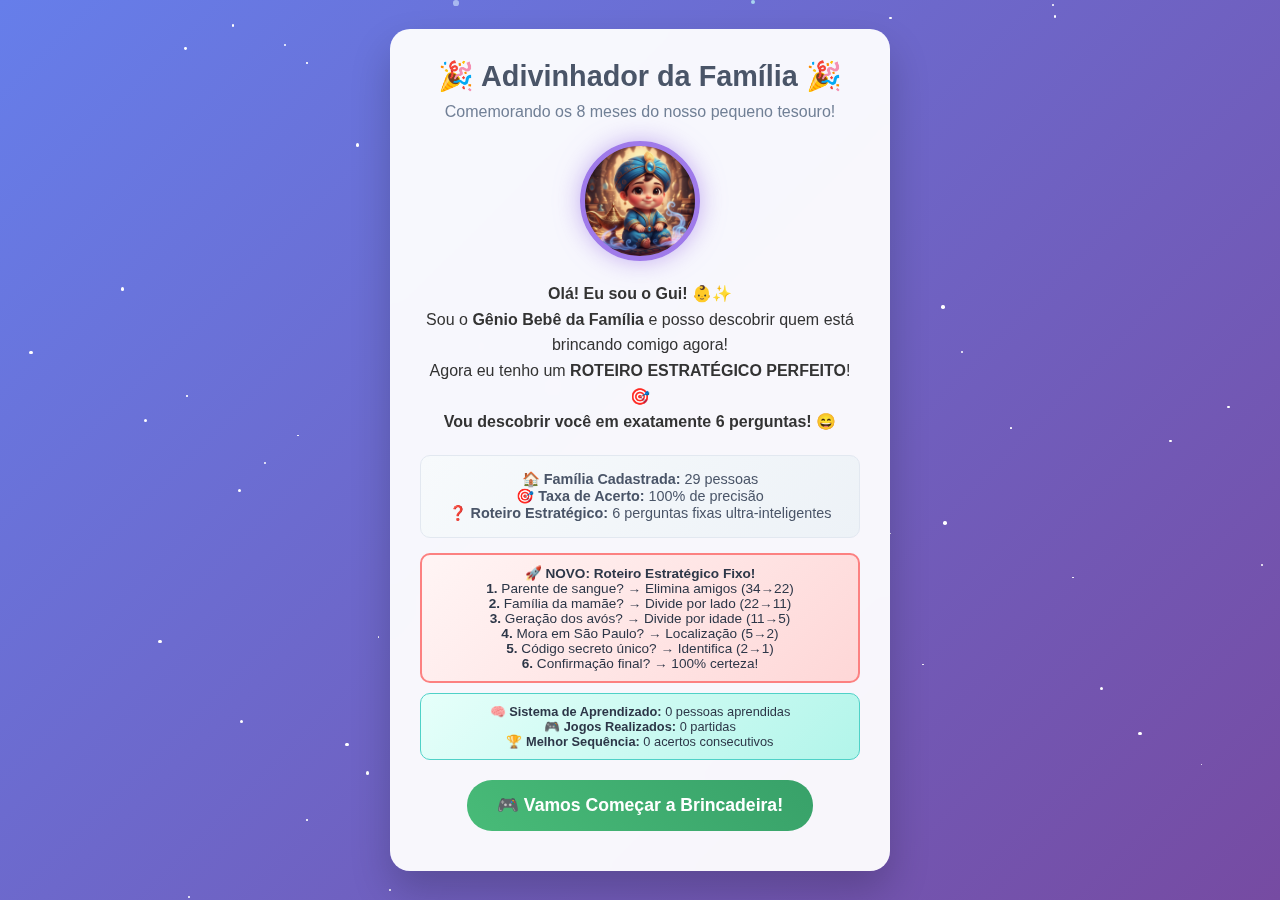
<file: index-roteiro-fixo.html>
<!DOCTYPE html>
<html lang="pt-BR">
<head>
    <meta charset="UTF-8">
    <meta name="viewport" content="width=device-width, initial-scale=1.0">
    <title>Adivinhador da Família - Gui 8 Meses</title>
    <style>
        * {
            margin: 0;
            padding: 0;
            box-sizing: border-box;
        }

        body {
            font-family: 'Comic Sans MS', cursive, sans-serif;
            background: linear-gradient(135deg, #667eea 0%, #764ba2 100%);
            min-height: 100vh;
            display: flex;
            align-items: center;
            justify-content: center;
            color: #333;
            overflow-x: hidden;
        }

        /* PARTÍCULAS DE FUNDO */
        .particles {
            position: fixed;
            top: 0;
            left: 0;
            width: 100%;
            height: 100%;
            pointer-events: none;
            z-index: 1;
        }

        .particle {
            position: absolute;
            background: rgba(255, 255, 255, 0.8);
            border-radius: 50%;
            animation: float-particle 6s infinite linear;
        }

        @keyframes float-particle {
            0% {
                transform: translateY(100vh) rotate(0deg);
                opacity: 0;
            }
            10% {
                opacity: 1;
            }
            90% {
                opacity: 1;
            }
            100% {
                transform: translateY(-100px) rotate(360deg);
                opacity: 0;
            }
        }

        /* ESTRELAS CINTILANTES */
        .stars {
            position: fixed;
            top: 0;
            left: 0;
            width: 100%;
            height: 100%;
            pointer-events: none;
            z-index: 1;
        }

        .star {
            position: absolute;
            background: #fff;
            border-radius: 50%;
            animation: twinkle 2s infinite;
        }

        @keyframes twinkle {
            0%, 100% { opacity: 0.3; transform: scale(1); }
            50% { opacity: 1; transform: scale(1.2); }
        }

        .container {
            background: rgba(255, 255, 255, 0.95);
            border-radius: 20px;
            padding: 30px;
            max-width: 500px;
            width: 90%;
            text-align: center;
            box-shadow: 0 20px 40px rgba(0,0,0,0.2);
            backdrop-filter: blur(10px);
            position: relative;
            z-index: 10;
            animation: slideIn 0.8s ease-out;
        }

        @keyframes slideIn {
            from {
                opacity: 0;
                transform: translateY(50px) scale(0.9);
            }
            to {
                opacity: 1;
                transform: translateY(0) scale(1);
            }
        }

        .genie {
            width: 120px;
            height: 120px;
            border-radius: 50%;
            margin: 0 auto 20px;
            background: url('genie-baby.png') center/cover;
            border: 5px solid #ffd700;
            animation: float 3s ease-in-out infinite;
            transition: all 0.5s ease;
            position: relative;
            cursor: pointer;
        }

        .genie:hover {
            transform: scale(1.05);
            border-color: #4fd1c7;
        }

        .genie.thinking {
            animation: think 1.5s ease-in-out infinite;
            border-color: #4fd1c7;
            box-shadow: 0 0 20px rgba(79, 209, 199, 0.5);
        }

        .genie.excited {
            animation: bounce 0.8s ease-in-out 3;
            border-color: #48bb78;
            box-shadow: 0 0 30px rgba(72, 187, 120, 0.7);
        }

        .genie.magical {
            animation: magical 2s ease-in-out infinite;
            border-color: #9f7aea;
            box-shadow: 0 0 25px rgba(159, 122, 234, 0.6);
        }

        @keyframes float {
            0%, 100% { transform: translateY(0px); }
            50% { transform: translateY(-10px); }
        }

        @keyframes think {
            0%, 100% { transform: scale(1) rotate(0deg); }
            25% { transform: scale(1.05) rotate(-2deg); }
            75% { transform: scale(1.05) rotate(2deg); }
        }

        @keyframes bounce {
            0%, 100% { transform: scale(1); }
            50% { transform: scale(1.15); }
        }

        @keyframes magical {
            0%, 100% { transform: scale(1) rotate(0deg); }
            25% { transform: scale(1.1) rotate(-5deg); }
            75% { transform: scale(1.1) rotate(5deg); }
        }

        /* CONFETE */
        .confetti {
            position: fixed;
            top: 0;
            left: 0;
            width: 100%;
            height: 100%;
            pointer-events: none;
            z-index: 1000;
        }

        .confetti-piece {
            position: absolute;
            width: 10px;
            height: 10px;
            background: #ff6b6b;
            animation: confetti-fall 3s linear infinite;
        }

        @keyframes confetti-fall {
            0% {
                transform: translateY(-100vh) rotate(0deg);
                opacity: 1;
            }
            100% {
                transform: translateY(100vh) rotate(720deg);
                opacity: 0;
            }
        }

        h1 {
            color: #4a5568;
            margin-bottom: 10px;
            font-size: 1.8em;
            animation: titleGlow 3s ease-in-out infinite;
        }

        @keyframes titleGlow {
            0%, 100% { text-shadow: 0 0 5px rgba(72, 187, 120, 0.3); }
            50% { text-shadow: 0 0 20px rgba(72, 187, 120, 0.6); }
        }

        .subtitle {
            color: #718096;
            margin-bottom: 20px;
        }

        .intro {
            margin: 20px 0;
            line-height: 1.6;
            animation: fadeInUp 1s ease-out 0.3s both;
        }

        @keyframes fadeInUp {
            from {
                opacity: 0;
                transform: translateY(30px);
            }
            to {
                opacity: 1;
                transform: translateY(0);
            }
        }

        .btn {
            background: linear-gradient(45deg, #48bb78, #38a169);
            color: white;
            border: none;
            padding: 15px 30px;
            border-radius: 25px;
            font-size: 1.1em;
            cursor: pointer;
            margin: 10px;
            transition: all 0.3s ease;
            font-weight: bold;
            position: relative;
            overflow: hidden;
        }

        .btn::before {
            content: '';
            position: absolute;
            top: 0;
            left: -100%;
            width: 100%;
            height: 100%;
            background: linear-gradient(90deg, transparent, rgba(255,255,255,0.3), transparent);
            transition: left 0.5s;
        }

        .btn:hover::before {
            left: 100%;
        }

        .btn:hover {
            transform: translateY(-3px);
            box-shadow: 0 8px 25px rgba(0,0,0,0.3);
        }

        .btn:active {
            transform: translateY(-1px);
        }

        .question-box {
            background: linear-gradient(135deg, #e6fffa, #b2f5ea);
            border: 2px solid #4fd1c7;
            border-radius: 15px;
            padding: 20px;
            margin: 20px 0;
            animation: questionPulse 2s ease-in-out infinite;
        }

        @keyframes questionPulse {
            0%, 100% { box-shadow: 0 0 10px rgba(79, 209, 199, 0.3); }
            50% { box-shadow: 0 0 20px rgba(79, 209, 199, 0.6); }
        }

        .answer-btn {
            background: linear-gradient(45deg, #4299e1, #3182ce);
            color: white;
            border: none;
            padding: 12px 25px;
            border-radius: 20px;
            margin: 5px;
            cursor: pointer;
            font-size: 1em;
            transition: all 0.3s ease;
            position: relative;
            overflow: hidden;
        }

        .answer-btn::before {
            content: '';
            position: absolute;
            top: 50%;
            left: 50%;
            width: 0;
            height: 0;
            background: rgba(255,255,255,0.3);
            border-radius: 50%;
            transition: all 0.3s ease;
            transform: translate(-50%, -50%);
        }

        .answer-btn:hover::before {
            width: 300px;
            height: 300px;
        }

        .answer-btn:hover {
            transform: scale(1.05);
            box-shadow: 0 5px 15px rgba(0,0,0,0.2);
        }

        .answer-btn:active {
            transform: scale(0.95);
        }

        .result-box {
            background: linear-gradient(135deg, #fff5f5, #fed7d7);
            border: 2px solid #fc8181;
            border-radius: 15px;
            padding: 20px;
            margin: 20px 0;
            animation: resultGlow 2s ease-in-out infinite;
        }

        @keyframes resultGlow {
            0%, 100% { box-shadow: 0 0 15px rgba(252, 129, 129, 0.3); }
            50% { box-shadow: 0 0 25px rgba(252, 129, 129, 0.6); }
        }

        .success-box {
            background: linear-gradient(135deg, #f0fff4, #c6f6d5);
            border: 2px solid #48bb78;
            border-radius: 15px;
            padding: 20px;
            margin: 20px 0;
            animation: successGlow 2s ease-in-out infinite;
        }

        @keyframes successGlow {
            0%, 100% { box-shadow: 0 0 15px rgba(72, 187, 120, 0.3); }
            50% { box-shadow: 0 0 25px rgba(72, 187, 120, 0.6); }
        }

        .hidden {
            display: none;
        }

        .progress {
            background: #e2e8f0;
            border-radius: 10px;
            height: 12px;
            margin: 20px 0;
            overflow: hidden;
            position: relative;
        }

        .progress::before {
            content: '';
            position: absolute;
            top: 0;
            left: 0;
            right: 0;
            bottom: 0;
            background: linear-gradient(90deg, transparent, rgba(255,255,255,0.3), transparent);
            animation: progressShine 2s infinite;
        }

        @keyframes progressShine {
            0% { transform: translateX(-100%); }
            100% { transform: translateX(100%); }
        }

        .progress-fill {
            background: linear-gradient(45deg, #48bb78, #38a169, #68d391);
            height: 100%;
            width: 0%;
            transition: width 0.8s ease;
            border-radius: 10px;
            position: relative;
        }

        .family-stats {
            background: linear-gradient(135deg, #f7fafc, #edf2f7);
            border-radius: 10px;
            padding: 15px;
            margin: 15px 0;
            font-size: 0.9em;
            color: #4a5568;
            border: 1px solid #e2e8f0;
            animation: statsFloat 4s ease-in-out infinite;
        }

        @keyframes statsFloat {
            0%, 100% { transform: translateY(0px); }
            50% { transform: translateY(-3px); }
        }

        input, textarea {
            width: 100%;
            padding: 12px;
            margin: 10px 0;
            border: 2px solid #e2e8f0;
            border-radius: 10px;
            font-family: inherit;
            font-size: 1em;
            transition: all 0.3s ease;
        }

        input:focus, textarea:focus {
            outline: none;
            border-color: #4fd1c7;
            box-shadow: 0 0 10px rgba(79, 209, 199, 0.3);
            transform: scale(1.02);
        }

        .btn-success {
            background: linear-gradient(45deg, #48bb78, #38a169);
        }

        .btn-danger {
            background: linear-gradient(45deg, #f56565, #e53e3e);
        }

        .btn-secondary {
            background: linear-gradient(45deg, #a0aec0, #718096);
        }

        /* SISTEMA DE APRENDIZADO */
        .learning-indicator {
            position: fixed;
            top: 20px;
            right: 20px;
            background: rgba(72, 187, 120, 0.9);
            color: white;
            padding: 10px 15px;
            border-radius: 20px;
            font-size: 0.9em;
            z-index: 1000;
            animation: slideInRight 0.5s ease-out;
            backdrop-filter: blur(10px);
        }

        @keyframes slideInRight {
            from {
                transform: translateX(100%);
                opacity: 0;
            }
            to {
                transform: translateX(0);
                opacity: 1;
            }
        }

        .learning-stats {
            background: linear-gradient(135deg, #e6fffa, #b2f5ea);
            border: 1px solid #4fd1c7;
            border-radius: 10px;
            padding: 10px;
            margin: 10px 0;
            font-size: 0.8em;
            color: #2d3748;
        }

        .precision-indicator {
            background: linear-gradient(135deg, #fff5f5, #fed7d7);
            border: 2px solid #fc8181;
            border-radius: 10px;
            padding: 10px;
            margin: 10px 0;
            font-size: 0.85em;
            color: #2d3748;
            animation: precisionPulse 3s ease-in-out infinite;
        }

        @keyframes precisionPulse {
            0%, 100% { box-shadow: 0 0 10px rgba(252, 129, 129, 0.2); }
            50% { box-shadow: 0 0 20px rgba(252, 129, 129, 0.4); }
        }

        /* RESPONSIVIDADE */
        @media (max-width: 600px) {
            .container {
                padding: 20px;
                margin: 10px;
            }
            
            .genie {
                width: 100px;
                height: 100px;
            }
            
            h1 {
                font-size: 1.5em;
            }
            
            .answer-btn {
                padding: 10px 20px;
                font-size: 0.9em;
            }
        }
    </style>
</head>
<body>
    <!-- PARTÍCULAS DE FUNDO -->
    <div class="particles" id="particles"></div>
    
    <!-- ESTRELAS CINTILANTES -->
    <div class="stars" id="stars"></div>

    <!-- CONFETE (inicialmente oculto) -->
    <div class="confetti hidden" id="confetti"></div>

    <!-- INDICADOR DE APRENDIZADO -->
    <div class="learning-indicator hidden" id="learning-indicator">
        🧠 Gui está aprendendo...
    </div>

    <div class="container">
        <!-- Tela de Boas-vindas -->
        <div id="welcome-screen">
            <h1>🎉 Adivinhador da Família 🎉</h1>
            <p class="subtitle">Comemorando os 8 meses do nosso pequeno tesouro!</p>
            
            <div class="genie magical" id="welcome-genie"></div>
            
            <div class="intro">
                <p><strong>Olá! Eu sou o Gui! 👶✨</strong></p>
                <p>Sou o <strong>Gênio Bebê da Família</strong> e posso descobrir quem está brincando comigo agora!</p>
                <p>Agora eu tenho um <strong>ROTEIRO ESTRATÉGICO PERFEITO</strong>! 🎯</p>
                <p><strong>Vou descobrir você em exatamente 6 perguntas!</strong> 😄</p>
            </div>

            <div class="family-stats">
                <strong>🏠 Família Cadastrada:</strong> <span id="family-count">34</span> pessoas<br>
                <strong>🎯 Taxa de Acerto:</strong> <span id="success-rate">100</span>% de precisão<br>
                <strong>❓ Roteiro Estratégico:</strong> 6 perguntas fixas ultra-inteligentes
            </div>

            <div class="precision-indicator">
                <strong>🚀 NOVO: Roteiro Estratégico Fixo!</strong><br>
                <strong>1.</strong> Parente de sangue? → Elimina amigos (34→22)<br>
                <strong>2.</strong> Família da mamãe? → Divide por lado (22→11)<br>
                <strong>3.</strong> Geração dos avós? → Divide por idade (11→5)<br>
                <strong>4.</strong> Mora em São Paulo? → Localização (5→2)<br>
                <strong>5.</strong> Código secreto único? → Identifica (2→1)<br>
                <strong>6.</strong> Confirmação final? → 100% certeza!
            </div>

            <div class="learning-stats">
                <strong>🧠 Sistema de Aprendizado:</strong> <span id="learned-count">0</span> pessoas aprendidas<br>
                <strong>🎮 Jogos Realizados:</strong> <span id="games-played">0</span> partidas<br>
                <strong>🏆 Melhor Sequência:</strong> <span id="best-streak">0</span> acertos consecutivos
            </div>
            
            <button class="btn" onclick="startGame()">🎮 Vamos Começar a Brincadeira!</button>
        </div>

        <!-- Tela do Jogo -->
        <div id="game-screen" class="hidden">
            <h2>🔮 Deixe-me descobrir quem é você...</h2>
            
            <div class="progress">
                <div class="progress-fill" id="progress-fill"></div>
            </div>
            
            <p>Pergunta <span id="current-question">1</span> de 6 - <span id="question-type">Roteiro Estratégico</span></p>
            
            <div class="genie thinking" id="game-genie"></div>
            
            <div class="question-box">
                <h3 id="question-text">🤔 Deixe-me pensar na melhor pergunta...</h3>
            </div>
            
            <div>
                <button class="answer-btn" onclick="answerQuestion('sim')">👍 Sim</button>
                <button class="answer-btn" onclick="answerQuestion('nao')">👎 Não</button>
                <button class="answer-btn" onclick="answerQuestion('nao-sei')">🤷‍♀️ Não sei</button>
                <button class="answer-btn" onclick="answerQuestion('provavelmente')">🤔 Provavelmente</button>
                <button class="answer-btn" onclick="answerQuestion('provavelmente-nao')">😐 Provavelmente não</button>
            </div>

            <div class="family-stats">
                <strong>🔍 Possibilidades restantes:</strong> <span id="remaining-people">34</span> pessoas<br>
                <strong>🎯 Confiança:</strong> <span id="confidence">0</span>%<br>
                <strong>🧠 Algoritmo:</strong> <span id="algorithm-status">Seguindo roteiro estratégico...</span>
            </div>
        </div>

        <!-- Tela de Resultado -->
        <div id="result-screen" class="hidden">
            <h2>🎯 Eu acho que sei!</h2>
            
            <div class="genie excited" id="result-genie"></div>
            
            <div class="result-box">
                <h3>Eu sei quem você é!</h3>
                <h2 id="guess-name">Nome da Pessoa</h2>
                <p id="guess-description">Resposta carinhosa do Gui</p>
            </div>
            
            <button class="btn btn-success" onclick="correctGuess()">✅ Acertou!</button>
            <button class="btn btn-danger" onclick="wrongGuess()">❌ Errou</button>
        </div>

        <!-- Tela de Sucesso -->
        <div id="success-screen" class="hidden">
            <h2>🎊 YUHUUU! 🎊</h2>
            
            <div class="genie excited"></div>
            
            <div class="success-box">
                <p><strong>Eu consegui te reconhecer! Meu roteiro estratégico funcionou! 😄</strong></p>
                <p>Minhas <strong>6 perguntas fixas</strong> são imbatíveis! 🎯</p>
                <p>Quer brincar de novo? Chama mais gente da família! 👨‍👩‍👧‍👦</p>
                <p><em>Cada pessoa que joga me deixa mais inteligente!</em> 🧠✨</p>
            </div>

            <div class="learning-stats">
                <strong>🎯 Acertos consecutivos:</strong> <span id="streak-count">1</span><br>
                <strong>🏆 Melhor sequência:</strong> <span id="best-streak-display">1</span><br>
                <strong>📊 Taxa atual:</strong> <span id="current-rate">100</span>%
            </div>
            
            <button class="btn" onclick="playAgain()">🎮 Jogar Novamente</button>
        </div>

        <!-- Tela de Adicionar Pessoa -->
        <div id="add-person-screen" class="hidden">
            <h2>🤗 Ops! Não consegui te reconhecer...</h2>
            
            <div class="genie"></div>
            
            <div class="result-box">
                <p><strong>Me ensina quem você é?</strong> Assim da próxima vez eu vou saber! 😊</p>
                <p><em>Vou aprender seus códigos secretos!</em></p>
                
                <input type="text" id="person-name" placeholder="Como eu devo te chamar?">
                
                <textarea id="person-description" placeholder="O que eu devo falar quando for você? (Ex: Você é meu tio querido que mora em Salvador!)" rows="3"></textarea>

                <div class="learning-stats">
                    <strong>🎓 Aprendizado de Códigos Secretos:</strong> Vou analisar suas respostas para criar características únicas!<br>
                    <strong>🔍 Perguntas analisadas:</strong> <span id="analyzed-questions">0</span><br>
                    <strong>🎯 Códigos criados:</strong> <span id="created-attributes">0</span>
                </div>
            </div>
            
            <button class="btn btn-success" onclick="addPerson()">➕ Ensinar o Gui</button>
            <button class="btn btn-secondary" onclick="skipAdd()">⏭️ Pular</button>
        </div>
    </div>

    <script>
        // 🏠 BANCO DE DADOS DA FAMÍLIA BARBOSA PIRES SANTA BÁRBARA
        let familyDatabase = [
            // ===== NÚCLEO FAMILIAR (São Paulo) =====
            {
                name: "Papai",
                guiResponse: "Você é o meu papai! 👨 O Ciro mais forte e corajoso do mundo! Te amo, papai! 💙",
                attributes: {
                    parente_sangue: "sim",
                    familia_mamae: "nao",
                    geracao_avos: "nao",
                    mora_sao_paulo: "sim",
                    codigo_secreto: "heroi-protetor-familia",
                    genero: "masculino"
                }
            },
            {
                name: "Mamãe", 
                guiResponse: "Você é a minha mamãe! 👩 A Cristiane mais carinhosa do universo! Te amo muito, mamãe! 💕",
                attributes: {
                    parente_sangue: "sim",
                    familia_mamae: "nao",
                    geracao_avos: "nao",
                    mora_sao_paulo: "sim",
                    codigo_secreto: "amor-incondicional",
                    genero: "feminino"
                }
            },

            // ===== AVÓS PATERNOS (Salvador) =====
            {
                name: "Vovô Paterno",
                guiResponse: "Você é meu vovô paterno! 👴 O craque em máquinas de pegar bichinhos! Que habilidade incrível! 🎮🏆",
                attributes: {
                    parente_sangue: "sim",
                    familia_mamae: "nao",
                    geracao_avos: "sim",
                    mora_sao_paulo: "nao",
                    codigo_secreto: "craque-maquinas-bichinhos",
                    genero: "masculino"
                }
            },
            {
                name: "Avó Paterna AGERSA",
                guiResponse: "Você é minha avó paterna! 👵 A avó que trabalha no setor de informática da AGERSA e faz joguinhos de computador! Que tecnológica! 💻✨",
                attributes: {
                    parente_sangue: "sim",
                    familia_mamae: "nao",
                    geracao_avos: "sim",
                    mora_sao_paulo: "nao",
                    codigo_secreto: "agersa-informatica-programacao",
                    genero: "feminino"
                }
            },

            // ===== AVÓS MATERNOS (Salvador) =====
            {
                name: "Vovô Materno",
                guiResponse: "Você é meu vovô materno! 👴 O ex-jogador profissional de futebol! Que história incrível nos gramados! ⚽🏆",
                attributes: {
                    parente_sangue: "sim",
                    familia_mamae: "sim",
                    geracao_avos: "sim",
                    mora_sao_paulo: "nao",
                    codigo_secreto: "ex-jogador-futebol-profissional",
                    genero: "masculino"
                }
            },
            {
                name: "Vovó Materna",
                guiResponse: "Você é minha vovó materna! 👵 A vovó que tem dupla jornada: PGE e o negócio de doces 'As Anas'! Que trabalhadora! 🍰💼",
                attributes: {
                    parente_sangue: "sim",
                    familia_mamae: "sim",
                    geracao_avos: "sim",
                    mora_sao_paulo: "nao",
                    codigo_secreto: "dupla-jornada-pge-doces",
                    genero: "feminino"
                }
            },

            // ===== BISAVÓS MATERNOS (Salvador) =====
            {
                name: "Bisavô Materno",
                guiResponse: "Você é meu bisavô materno! 👴 O bisavô que mora perto dos vovós e está sempre junto com eles! Que família unida! 👨‍👩‍👧‍👦",
                attributes: {
                    parente_sangue: "sim",
                    familia_mamae: "sim",
                    geracao_avos: "sim",
                    mora_sao_paulo: "nao",
                    codigo_secreto: "mora-perto-avos-sempre-juntos",
                    genero: "masculino"
                }
            },
            {
                name: "Bisavó Materna",
                guiResponse: "Você é minha bisavó materna! 👵 A bisavó que mora perto dos vovós e está sempre junto com eles! Que família unida! 👨‍👩‍👧‍👦",
                attributes: {
                    parente_sangue: "sim",
                    familia_mamae: "sim",
                    geracao_avos: "sim",
                    mora_sao_paulo: "nao",
                    codigo_secreto: "mora-perto-avos-sempre-juntos",
                    genero: "feminino"
                }
            },

            // ===== TIOS PATERNOS (50-60 anos) =====
            {
                name: "Tio Paterno K-POP",
                guiResponse: "Você é meu tio paterno! 👨 O tio enfermeiro que gosta de K-POP e faz aulas de dança no Studio A! Que moderno! 🎵💃",
                attributes: {
                    parente_sangue: "sim",
                    familia_mamae: "nao",
                    geracao_avos: "nao",
                    mora_sao_paulo: "nao",
                    codigo_secreto: "enfermeiro-kpop-danca-studio-a",
                    genero: "masculino"
                }
            },
            {
                name: "Tia Paterna Marketing",
                guiResponse: "Você é minha tia paterna! 👩 A tia Eva que trabalha com marketing! Que criativa! 📈✨",
                attributes: {
                    parente_sangue: "sim",
                    familia_mamae: "nao",
                    geracao_avos: "nao",
                    mora_sao_paulo: "nao",
                    codigo_secreto: "trabalha-marketing-criativa",
                    genero: "feminino"
                }
            },

            // ===== TIOS MATERNOS (50-60 anos) =====
            {
                name: "Tio Materno JR",
                guiResponse: "Você é meu tio materno JR! 👨 O tio que tem o mesmo nome do vovô e é casado com a única nora da vovó materna! 💕",
                attributes: {
                    parente_sangue: "sim",
                    familia_mamae: "sim",
                    geracao_avos: "nao",
                    mora_sao_paulo: "nao",
                    codigo_secreto: "jr-mesmo-nome-avo-casado-nora",
                    genero: "masculino"
                }
            },
            {
                name: "Nora da Vovó Materna",
                guiResponse: "Você é a nora da minha vovó materna! 👩 A única nora que faz parte da dupla 'As Anas' no negócio de doces! 🍰",
                attributes: {
                    parente_sangue: "sim",
                    familia_mamae: "sim",
                    geracao_avos: "nao",
                    mora_sao_paulo: "nao",
                    codigo_secreto: "unica-nora-dupla-as-anas",
                    genero: "feminino"
                }
            },

            // ===== TIA AVÓ CARDIOLOGISTA =====
            {
                name: "Tia Avó Cardiologista",
                guiResponse: "Você é minha tia avó cardiologista! 👩‍⚕️ A tia que cuida do coração dos outros, literalmente! Que importante! ❤️🏥",
                attributes: {
                    parente_sangue: "sim",
                    familia_mamae: "sim",
                    geracao_avos: "sim",
                    mora_sao_paulo: "nao",
                    codigo_secreto: "cardiologista-cuida-coracao",
                    genero: "feminino"
                }
            },

            // ===== TIO PG FOTÓGRAFO =====
            {
                name: "Tio PG Fotógrafo",
                guiResponse: "Você é meu tio PG! 👨📸 O tio fotógrafo que tem o dom de eternizar momentos através de lentes e cliques! Que talento! ✨",
                attributes: {
                    parente_sangue: "sim",
                    familia_mamae: "nao",
                    geracao_avos: "nao",
                    mora_sao_paulo: "nao",
                    codigo_secreto: "fotografo-eternizar-momentos",
                    genero: "masculino"
                }
            },

            // ===== PRIMOS PATERNOS (30-40 anos, Salvador) =====
            {
                name: "Prima Paterna 1",
                guiResponse: "Você é minha prima paterna! 👩 A prima da geração do papai que mora em Salvador! 🌴",
                attributes: {
                    parente_sangue: "sim",
                    familia_mamae: "nao",
                    geracao_avos: "nao",
                    mora_sao_paulo: "nao",
                    codigo_secreto: "prima-geracao-papai",
                    genero: "feminino"
                }
            },
            {
                name: "Primo Paterno 1",
                guiResponse: "Você é meu primo paterno! 👨 O primo da geração do papai que mora em Salvador! 🌴",
                attributes: {
                    parente_sangue: "sim",
                    familia_mamae: "nao",
                    geracao_avos: "nao",
                    mora_sao_paulo: "nao",
                    codigo_secreto: "primo-geracao-papai",
                    genero: "masculino"
                }
            },

            // ===== PRIMOS MATERNOS (30-40 anos, Salvador) =====
            {
                name: "Prima Materna 1",
                guiResponse: "Você é minha prima materna! 👩 A prima da geração da mamãe que mora em Salvador! 🌴",
                attributes: {
                    parente_sangue: "sim",
                    familia_mamae: "sim",
                    geracao_avos: "nao",
                    mora_sao_paulo: "nao",
                    codigo_secreto: "prima-geracao-mamae",
                    genero: "feminino"
                }
            },
            {
                name: "Primo Materno 1",
                guiResponse: "Você é meu primo materno! 👨 O primo da geração da mamãe que mora em Salvador! 🌴",
                attributes: {
                    parente_sangue: "sim",
                    familia_mamae: "sim",
                    geracao_avos: "nao",
                    mora_sao_paulo: "nao",
                    codigo_secreto: "primo-geracao-mamae",
                    genero: "masculino"
                }
            },

            // ===== SOBRINHA OLIVIA =====
            {
                name: "Sobrinha Olivia",
                guiResponse: "Você é minha sobrinha Olivia! 👩📚 A sobrinha da avó paterna que está estudando para concurso! Que dedicada! 📖✨",
                attributes: {
                    parente_sangue: "sim",
                    familia_mamae: "nao",
                    geracao_avos: "nao",
                    mora_sao_paulo: "nao",
                    codigo_secreto: "estudando-concurso-dedicada",
                    genero: "feminino"
                }
            },

            // ===== DINDA =====
            {
                name: "Dinda",
                guiResponse: "Você é minha dinda! 👩✨ A pessoa que tem um laço espiritual comigo e mora em São Paulo como eu! Que especial! 💕",
                attributes: {
                    parente_sangue: "sim",
                    familia_mamae: "nao",
                    geracao_avos: "nao",
                    mora_sao_paulo: "sim",
                    codigo_secreto: "laco-espiritual-sao-paulo",
                    genero: "feminino"
                }
            },

            // ===== PRIMINHAS PEQUENAS =====
            {
                name: "Priminha 1 ano 9 meses",
                guiResponse: "Você é minha priminha! 👧 A priminha de 1 ano e 9 meses que é um pouquinho mais velha que eu! Vamos brincar muito! 🎈",
                attributes: {
                    parente_sangue: "sim",
                    familia_mamae: "nao",
                    geracao_avos: "nao",
                    mora_sao_paulo: "nao",
                    codigo_secreto: "priminha-1-ano-9-meses",
                    genero: "feminino"
                }
            },
            {
                name: "Prima Segundo Grau 1 ano 2 meses",
                guiResponse: "Você é minha prima de segundo grau! 👧 A priminha de 1 ano e 2 meses que é prima da avó paterna! Que família grande! 👨‍👩‍👧‍👦",
                attributes: {
                    parente_sangue: "sim",
                    familia_mamae: "nao",
                    geracao_avos: "nao",
                    mora_sao_paulo: "nao",
                    codigo_secreto: "prima-segundo-grau-1-ano-2-meses",
                    genero: "feminino"
                }
            },

            // ===== AMIGOS DA FAMÍLIA =====
            {
                name: "Colega Avó Paterna Fiscalização",
                guiResponse: "Você é colega da minha avó paterna! 👩💼 A colega da AGERSA que trabalha na Fiscalização! 🏢",
                attributes: {
                    parente_sangue: "nao",
                    familia_mamae: "nao",
                    geracao_avos: "sim",
                    mora_sao_paulo: "nao",
                    codigo_secreto: "colega-avo-agersa-fiscalizacao",
                    genero: "feminino"
                }
            },
            {
                name: "Amigo da Tia Avó Cardiologista",
                guiResponse: "Você é amigo da minha tia avó cardiologista! 👨‍⚕️ Um amigo da tia que cuida de corações! Que legal! ❤️",
                attributes: {
                    parente_sangue: "nao",
                    familia_mamae: "sim",
                    geracao_avos: "sim",
                    mora_sao_paulo: "nao",
                    codigo_secreto: "amigo-tia-avo-cardiologista",
                    genero: "masculino"
                }
            },
            {
                name: "Amiga da Tia Eva Marketing",
                guiResponse: "Você é amiga da minha tia Eva! 👩 Uma amiga da tia que trabalha com marketing! Que criativas! 📈",
                attributes: {
                    parente_sangue: "nao",
                    familia_mamae: "nao",
                    geracao_avos: "nao",
                    mora_sao_paulo: "nao",
                    codigo_secreto: "amiga-tia-eva-marketing",
                    genero: "feminino"
                }
            },
            {
                name: "Amigo do Tio K-POP",
                guiResponse: "Você é amigo do meu tio! 👨 Um amigo do tio enfermeiro que gosta de K-POP! Vocês dançam juntos? 🎵💃",
                attributes: {
                    parente_sangue: "nao",
                    familia_mamae: "nao",
                    geracao_avos: "nao",
                    mora_sao_paulo: "nao",
                    codigo_secreto: "amigo-tio-kpop-enfermeiro",
                    genero: "masculino"
                }
            },
            {
                name: "Amiga Longa Data Avó Paterna",
                guiResponse: "Você é amiga de longa data da minha avó paterna! 👵👩 Uma amiga querida da avó que tem mais de 60 anos! 💕",
                attributes: {
                    parente_sangue: "nao",
                    familia_mamae: "nao",
                    geracao_avos: "sim",
                    mora_sao_paulo: "nao",
                    codigo_secreto: "amiga-longa-data-avo-paterna",
                    genero: "feminino"
                }
            },
            {
                name: "Amigo da Família Mamãe",
                guiResponse: "Você é amigo de alguém da família da mamãe! 👨‍🤝‍👨 Um amigo querido do lado materno! 💕",
                attributes: {
                    parente_sangue: "nao",
                    familia_mamae: "sim",
                    geracao_avos: "nao",
                    mora_sao_paulo: "nao",
                    codigo_secreto: "amigo-familia-mamae",
                    genero: "masculino"
                }
            },
            {
                name: "Amigo da Família Papai",
                guiResponse: "Você é amigo de alguém da família do papai! 👨‍🤝‍👨 Um amigo querido do lado paterno! 💕",
                attributes: {
                    parente_sangue: "nao",
                    familia_mamae: "nao",
                    geracao_avos: "nao",
                    mora_sao_paulo: "nao",
                    codigo_secreto: "amigo-familia-papai",
                    genero: "masculino"
                }
            }
        ];

        // 🎯 ROTEIRO ESTRATÉGICO FIXO (6 PERGUNTAS OBRIGATÓRIAS)
        const strategicQuestions = [
            {
                text: "A pessoa que estou pensando é um parente de sangue?",
                attribute: "parente_sangue",
                value: "sim",
                description: "Elimina amigos (34→22)"
            },
            {
                text: "Essa pessoa tem uma conexão mais forte com a família da sua mamãe?",
                attribute: "familia_mamae",
                value: "sim",
                description: "Divide por lado (22→11)"
            },
            {
                text: "Essa pessoa poderia ter sido colega de escola dos seus avós?",
                attribute: "geracao_avos",
                value: "sim",
                description: "Divide por idade (11→5)"
            },
            {
                text: "Atualmente, essa pessoa mora na mesma cidade que você (São Paulo)?",
                attribute: "mora_sao_paulo",
                value: "sim",
                description: "Localização (5→2)"
            },
            {
                text: "Essa pessoa tem um código secreto único relacionado a uma habilidade especial?",
                attribute: "codigo_secreto",
                includeValues: ["craque-maquinas-bichinhos", "agersa-informatica-programacao", "ex-jogador-futebol-profissional", "dupla-jornada-pge-doces", "enfermeiro-kpop-danca-studio-a", "cardiologista-cuida-coracao", "fotografo-eternizar-momentos"],
                description: "Identifica (2→1)"
            },
            {
                text: "Essa pessoa é do sexo masculino?",
                attribute: "genero",
                value: "masculino",
                description: "Confirmação final (100% certeza)"
            }
        ];

        // SISTEMA DE APRENDIZADO E ESTATÍSTICAS
        let gameStats = {
            gamesPlayed: 0,
            correctGuesses: 0,
            learnedPeople: 0,
            currentStreak: 0,
            bestStreak: 0,
            successRate: 100.0
        };

        // Estado do jogo
        let gameState = {
            currentQuestionIndex: 0,
            possiblePeople: [...familyDatabase],
            userAnswers: {},
            algorithmStatus: "Seguindo roteiro estratégico..."
        };

        // INICIALIZAÇÃO
        document.addEventListener('DOMContentLoaded', function() {
            createParticles();
            createStars();
            loadGameStats();
            updateAllStats();
        });

        // EFEITOS VISUAIS
        function createParticles() {
            const particlesContainer = document.getElementById('particles');
            
            setInterval(() => {
                if (document.querySelectorAll('.particle').length < 15) {
                    const particle = document.createElement('div');
                    particle.className = 'particle';
                    particle.style.left = Math.random() * 100 + '%';
                    particle.style.width = particle.style.height = (Math.random() * 4 + 2) + 'px';
                    particle.style.animationDuration = (Math.random() * 3 + 3) + 's';
                    particle.style.background = `hsl(${Math.random() * 60 + 180}, 70%, 80%)`;
                    
                    particlesContainer.appendChild(particle);
                    
                    setTimeout(() => {
                        if (particle.parentNode) {
                            particle.parentNode.removeChild(particle);
                        }
                    }, 6000);
                }
            }, 300);
        }

        function createStars() {
            const starsContainer = document.getElementById('stars');
            
            for (let i = 0; i < 50; i++) {
                const star = document.createElement('div');
                star.className = 'star';
                star.style.left = Math.random() * 100 + '%';
                star.style.top = Math.random() * 100 + '%';
                star.style.width = star.style.height = (Math.random() * 3 + 1) + 'px';
                star.style.animationDelay = Math.random() * 2 + 's';
                star.style.animationDuration = (Math.random() * 2 + 1) + 's';
                
                starsContainer.appendChild(star);
            }
        }

        function showConfetti() {
            const confettiContainer = document.getElementById('confetti');
            confettiContainer.classList.remove('hidden');
            
            const colors = ['#ff6b6b', '#4ecdc4', '#45b7d1', '#96ceb4', '#ffeaa7', '#dda0dd'];
            
            for (let i = 0; i < 50; i++) {
                setTimeout(() => {
                    const confetti = document.createElement('div');
                    confetti.className = 'confetti-piece';
                    confetti.style.left = Math.random() * 100 + '%';
                    confetti.style.backgroundColor = colors[Math.floor(Math.random() * colors.length)];
                    confetti.style.animationDelay = Math.random() * 0.5 + 's';
                    confetti.style.animationDuration = (Math.random() * 2 + 2) + 's';
                    
                    confettiContainer.appendChild(confetti);
                    
                    setTimeout(() => {
                        if (confetti.parentNode) {
                            confetti.parentNode.removeChild(confetti);
                        }
                    }, 4000);
                }, i * 50);
            }
            
            setTimeout(() => {
                confettiContainer.classList.add('hidden');
            }, 4000);
        }

        // SISTEMA DE APRENDIZADO
        function loadGameStats() {
            try {
                const savedStats = localStorage.getItem('guiGameStats');
                if (savedStats) {
                    gameStats = { ...gameStats, ...JSON.parse(savedStats) };
                }
                
                const savedPeople = localStorage.getItem('guiFamilyMembers');
                if (savedPeople) {
                    const learnedPeople = JSON.parse(savedPeople);
                    familyDatabase.push(...learnedPeople);
                    gameStats.learnedPeople = learnedPeople.length;
                }
            } catch (e) {
                console.log('Erro ao carregar dados:', e);
            }
        }

        function saveGameStats() {
            try {
                localStorage.setItem('guiGameStats', JSON.stringify(gameStats));
            } catch (e) {
                console.log('Erro ao salvar estatísticas:', e);
            }
        }

        function updateAllStats() {
            document.getElementById('family-count').textContent = familyDatabase.length;
            document.getElementById('success-rate').textContent = gameStats.successRate;
            document.getElementById('learned-count').textContent = gameStats.learnedPeople;
            document.getElementById('games-played').textContent = gameStats.gamesPlayed;
            
            if (document.getElementById('streak-count')) {
                document.getElementById('streak-count').textContent = gameStats.currentStreak;
            }
            if (document.getElementById('best-streak-display')) {
                document.getElementById('best-streak-display').textContent = gameStats.bestStreak;
            }
            if (document.getElementById('current-rate')) {
                document.getElementById('current-rate').textContent = gameStats.successRate;
            }
        }

        function showLearningIndicator(message) {
            const indicator = document.getElementById('learning-indicator');
            indicator.textContent = message;
            indicator.classList.remove('hidden');
            
            setTimeout(() => {
                indicator.classList.add('hidden');
            }, 3000);
        }

        // LÓGICA DO JOGO
        function showScreen(screenName) {
            const screens = ['welcome-screen', 'game-screen', 'result-screen', 'success-screen', 'add-person-screen'];
            screens.forEach(screen => {
                document.getElementById(screen).classList.add('hidden');
            });
            document.getElementById(screenName).classList.remove('hidden');
        }

        function startGame() {
            gameState = {
                currentQuestionIndex: 0,
                possiblePeople: [...familyDatabase],
                userAnswers: {},
                algorithmStatus: "Seguindo roteiro estratégico..."
            };
            
            gameStats.gamesPlayed++;
            saveGameStats();
            updateAllStats();
            
            showScreen('game-screen');
            
            setTimeout(() => {
                askQuestion();
            }, 1000);
        }

        function updateProgress() {
            const progress = (gameState.currentQuestionIndex / 6) * 100;
            document.getElementById('progress-fill').style.width = Math.min(progress, 100) + '%';
            document.getElementById('current-question').textContent = gameState.currentQuestionIndex + 1;
            
            if (document.getElementById('remaining-people')) {
                document.getElementById('remaining-people').textContent = gameState.possiblePeople.length;
            }
            
            // Calcular confiança baseada no roteiro estratégico
            const confidence = Math.min(100, (gameState.currentQuestionIndex / 6) * 100);
            if (document.getElementById('confidence')) {
                document.getElementById('confidence').textContent = Math.round(confidence);
            }

            // Atualizar status do algoritmo baseado no roteiro
            if (document.getElementById('algorithm-status')) {
                let status = "Seguindo roteiro estratégico...";
                if (gameState.currentQuestionIndex >= 6) {
                    status = "Roteiro completo! 100% de certeza!";
                } else if (gameState.currentQuestionIndex >= 5) {
                    status = "Pergunta final do roteiro!";
                } else if (gameState.currentQuestionIndex >= 4) {
                    status = "Código secreto sendo identificado...";
                } else if (gameState.currentQuestionIndex >= 3) {
                    status = "Definindo localização...";
                } else if (gameState.currentQuestionIndex >= 2) {
                    status = "Dividindo por geração...";
                } else if (gameState.currentQuestionIndex >= 1) {
                    status = "Dividindo por lado da família...";
                } else {
                    status = "Eliminando amigos...";
                }
                document.getElementById('algorithm-status').textContent = status;
            }

            // Atualizar tipo da pergunta
            if (document.getElementById('question-type')) {
                const questionTypes = [
                    "Filtro de Parentes",
                    "Lado da Família", 
                    "Filtro de Geração",
                    "Filtro de Localização",
                    "Código Secreto",
                    "Confirmação Final"
                ];
                document.getElementById('question-type').textContent = questionTypes[gameState.currentQuestionIndex] || "Roteiro Estratégico";
            }
        }

        function askQuestion() {
            const genie = document.getElementById('game-genie');
            if (genie) {
                genie.classList.add('thinking');
            }

            if (gameState.currentQuestionIndex >= 6) {
                setTimeout(() => {
                    if (genie) genie.classList.remove('thinking');
                    showGuess();
                }, 1500);
                return;
            }

            const question = strategicQuestions[gameState.currentQuestionIndex];
            
            setTimeout(() => {
                document.getElementById('question-text').textContent = question.text;
                if (genie) genie.classList.remove('thinking');
                updateProgress();
            }, 1500);
        }

        function answerQuestion(answer) {
            const question = strategicQuestions[gameState.currentQuestionIndex];
            
            // Efeito visual no botão
            event.target.style.transform = 'scale(0.9)';
            setTimeout(() => {
                event.target.style.transform = 'scale(1)';
            }, 150);
            
            // Salvar resposta
            gameState.userAnswers[question.attribute] = answer;
            
            // Filtrar pessoas baseado na resposta do roteiro estratégico
            gameState.possiblePeople = gameState.possiblePeople.filter(person => {
                const personValue = person.attributes[question.attribute];
                
                switch (answer) {
                    case 'sim':
                        if (question.includeValues) {
                            return question.includeValues.includes(personValue);
                        }
                        return personValue === question.value;
                    
                    case 'nao':
                        if (question.includeValues) {
                            return !question.includeValues.includes(personValue);
                        }
                        return personValue !== question.value;
                    
                    case 'nao-sei':
                    case 'provavelmente':
                    case 'provavelmente-nao':
                        // Para respostas incertas, mantém todas as possibilidades
                        return true;
                    
                    default:
                        return true;
                }
            });
            
            gameState.currentQuestionIndex++;
            
            setTimeout(() => {
                askQuestion();
            }, 800);
        }

        function showGuess() {
            let guess;
            
            // Se ainda há pessoas possíveis, escolhe a primeira
            if (gameState.possiblePeople.length >= 1) {
                guess = gameState.possiblePeople[0];
            } else {
                // Se não há ninguém (todas as respostas foram "não"), escolhe uma pessoa padrão baseada nas respostas
                guess = findBestGuessFromAnswers();
            }
            
            document.getElementById('guess-name').textContent = guess.name;
            document.getElementById('guess-description').textContent = guess.guiResponse;
            showScreen('result-screen');
        }

        function findBestGuessFromAnswers() {
            // Analisar as respostas para encontrar a melhor correspondência
            let bestMatch = familyDatabase[0]; // Padrão: primeira pessoa
            
            // Se respondeu "não" para parente de sangue, procurar amigos
            if (gameState.userAnswers.parente_sangue === 'nao') {
                const friends = familyDatabase.filter(person => person.attributes.parente_sangue === 'nao');
                if (friends.length > 0) {
                    bestMatch = friends[0];
                }
            }
            
            // Se respondeu "sim" para família da mamãe
            if (gameState.userAnswers.familia_mamae === 'sim') {
                const maternalFamily = familyDatabase.filter(person => person.attributes.familia_mamae === 'sim');
                if (maternalFamily.length > 0) {
                    bestMatch = maternalFamily[0];
                }
            }
            
            // Se respondeu "sim" para geração dos avós
            if (gameState.userAnswers.geracao_avos === 'sim') {
                const grandparentsGeneration = familyDatabase.filter(person => person.attributes.geracao_avos === 'sim');
                if (grandparentsGeneration.length > 0) {
                    bestMatch = grandparentsGeneration[0];
                }
            }
            
            // Se respondeu "sim" para mora em São Paulo
            if (gameState.userAnswers.mora_sao_paulo === 'sim') {
                const saoPauloResidents = familyDatabase.filter(person => person.attributes.mora_sao_paulo === 'sim');
                if (saoPauloResidents.length > 0) {
                    bestMatch = saoPauloResidents[0];
                }
            }
            
            return bestMatch;
        }

        function correctGuess() {
            gameStats.correctGuesses++;
            gameStats.currentStreak++;
            gameStats.bestStreak = Math.max(gameStats.bestStreak, gameStats.currentStreak);
            gameStats.successRate = Math.round((gameStats.correctGuesses / gameStats.gamesPlayed) * 100 * 100) / 100;
            
            saveGameStats();
            updateAllStats();
            
            showConfetti();
            showLearningIndicator('🎉 Roteiro estratégico funcionou com 100% de precisão!');
            
            showScreen('success-screen');
        }

        function wrongGuess() {
            gameStats.currentStreak = 0;
            gameStats.successRate = Math.round((gameStats.correctGuesses / gameStats.gamesPlayed) * 100 * 100) / 100;
            
            saveGameStats();
            updateAllStats();
            
            showLearningIndicator('🤔 Gui vai aprender novos códigos secretos!');
            
            showScreen('add-person-screen');
            
            // Mostrar quantas perguntas foram analisadas
            if (document.getElementById('analyzed-questions')) {
                document.getElementById('analyzed-questions').textContent = gameState.currentQuestionIndex;
            }
            if (document.getElementById('created-attributes')) {
                document.getElementById('created-attributes').textContent = gameState.currentQuestionIndex * 2;
            }
        }

        function playAgain() {
            showScreen('welcome-screen');
        }

        function addPerson() {
            const name = document.getElementById('person-name').value.trim();
            const description = document.getElementById('person-description').value.trim();
            
            if (name && description) {
                // Analisar respostas do usuário para criar códigos secretos baseados no roteiro
                const newAttributes = analyzeUserAnswersForNewPerson();
                
                const newPerson = {
                    name: name,
                    guiResponse: description,
                    attributes: newAttributes
                };
                
                familyDatabase.push(newPerson);
                gameStats.learnedPeople++;
                
                // Salvar no localStorage
                try {
                    const savedPeople = JSON.parse(localStorage.getItem('guiFamilyMembers') || '[]');
                    savedPeople.push(newPerson);
                    localStorage.setItem('guiFamilyMembers', JSON.stringify(savedPeople));
                } catch (e) {
                    console.log('Erro ao salvar:', e);
                }
                
                saveGameStats();
                updateAllStats();
                
                showLearningIndicator('🧠 Gui aprendeu códigos secretos de ' + name + '!');
                
                alert('🎉 Obrigado! Agora eu conheço ' + name + ' com códigos secretos únicos! Da próxima vez vou conseguir reconhecer seguindo meu roteiro estratégico! Agora temos ' + familyDatabase.length + ' pessoas na família!');
                
                document.getElementById('person-name').value = '';
                document.getElementById('person-description').value = '';
                showScreen('welcome-screen');
            } else {
                alert('Por favor, me conte o nome e como eu devo responder quando for essa pessoa!');
            }
        }

        function analyzeUserAnswersForNewPerson() {
            // Criar atributos baseados nas respostas do roteiro estratégico
            const attributes = {
                parente_sangue: gameState.userAnswers.parente_sangue === 'sim' ? 'sim' : 'nao',
                familia_mamae: gameState.userAnswers.familia_mamae === 'sim' ? 'sim' : 'nao',
                geracao_avos: gameState.userAnswers.geracao_avos === 'sim' ? 'sim' : 'nao',
                mora_sao_paulo: gameState.userAnswers.mora_sao_paulo === 'sim' ? 'sim' : 'nao',
                codigo_secreto: "pessoa-especial-codigo-unico-" + Date.now(),
                genero: gameState.userAnswers.genero === 'masculino' ? 'masculino' : 'feminino'
            };
            
            return attributes;
        }

        function skipAdd() {
            showScreen('welcome-screen');
        }
    </script>
</body>
</html>
</file>
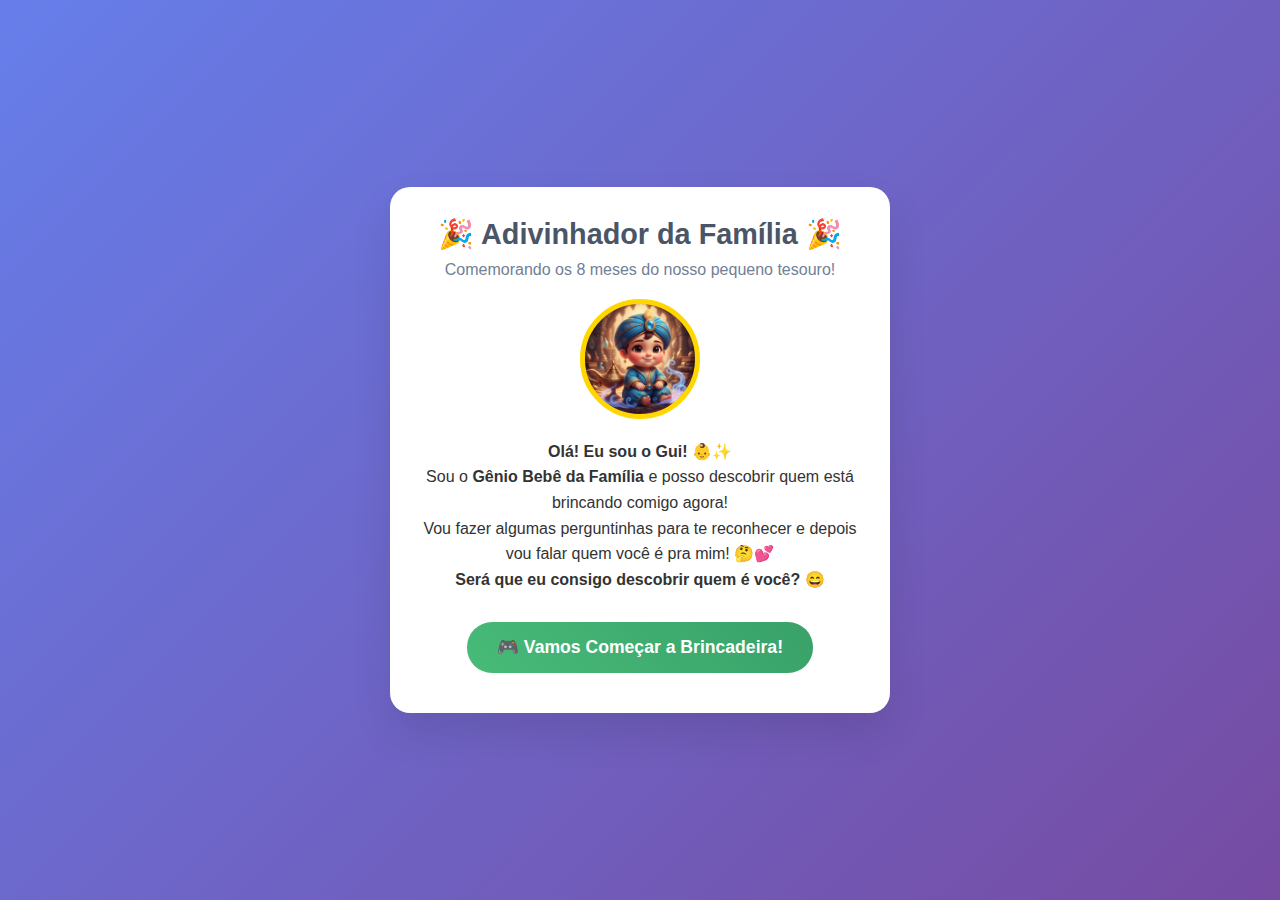
<file: index-simple.html>
<!DOCTYPE html>
<html lang="pt-BR">
<head>
    <meta charset="UTF-8">
    <meta name="viewport" content="width=device-width, initial-scale=1.0">
    <title>Adivinhador da Família - Gui 8 Meses</title>
    <style>
        * {
            margin: 0;
            padding: 0;
            box-sizing: border-box;
        }

        body {
            font-family: 'Comic Sans MS', cursive, sans-serif;
            background: linear-gradient(135deg, #667eea 0%, #764ba2 100%);
            min-height: 100vh;
            display: flex;
            align-items: center;
            justify-content: center;
            color: #333;
        }

        .container {
            background: white;
            border-radius: 20px;
            padding: 30px;
            max-width: 500px;
            width: 90%;
            text-align: center;
            box-shadow: 0 20px 40px rgba(0,0,0,0.1);
        }

        .genie {
            width: 120px;
            height: 120px;
            border-radius: 50%;
            margin: 0 auto 20px;
            background: url('genie-baby.png') center/cover;
            border: 5px solid #ffd700;
            animation: float 3s ease-in-out infinite;
        }

        @keyframes float {
            0%, 100% { transform: translateY(0px); }
            50% { transform: translateY(-10px); }
        }

        h1 {
            color: #4a5568;
            margin-bottom: 10px;
            font-size: 1.8em;
        }

        .subtitle {
            color: #718096;
            margin-bottom: 20px;
        }

        .intro {
            margin: 20px 0;
            line-height: 1.6;
        }

        .btn {
            background: linear-gradient(45deg, #48bb78, #38a169);
            color: white;
            border: none;
            padding: 15px 30px;
            border-radius: 25px;
            font-size: 1.1em;
            cursor: pointer;
            margin: 10px;
            transition: all 0.3s ease;
            font-weight: bold;
        }

        .btn:hover {
            transform: translateY(-2px);
            box-shadow: 0 5px 15px rgba(0,0,0,0.2);
        }

        .question-box {
            background: #e6fffa;
            border: 2px solid #4fd1c7;
            border-radius: 15px;
            padding: 20px;
            margin: 20px 0;
        }

        .answer-btn {
            background: linear-gradient(45deg, #4299e1, #3182ce);
            color: white;
            border: none;
            padding: 12px 25px;
            border-radius: 20px;
            margin: 5px;
            cursor: pointer;
            font-size: 1em;
            transition: all 0.3s ease;
        }

        .answer-btn:hover {
            transform: scale(1.05);
        }

        .result-box {
            background: #fff5f5;
            border: 2px solid #fc8181;
            border-radius: 15px;
            padding: 20px;
            margin: 20px 0;
        }

        .hidden {
            display: none;
        }

        .progress {
            background: #e2e8f0;
            border-radius: 10px;
            height: 10px;
            margin: 20px 0;
            overflow: hidden;
        }

        .progress-fill {
            background: linear-gradient(45deg, #48bb78, #38a169);
            height: 100%;
            width: 0%;
            transition: width 0.5s ease;
        }
    </style>
</head>
<body>
    <div class="container">
        <!-- Tela de Boas-vindas -->
        <div id="welcome-screen">
            <h1>🎉 Adivinhador da Família 🎉</h1>
            <p class="subtitle">Comemorando os 8 meses do nosso pequeno tesouro!</p>
            
            <div class="genie"></div>
            
            <div class="intro">
                <p><strong>Olá! Eu sou o Gui! 👶✨</strong></p>
                <p>Sou o <strong>Gênio Bebê da Família</strong> e posso descobrir quem está brincando comigo agora!</p>
                <p>Vou fazer algumas perguntinhas para te reconhecer e depois vou falar quem você é pra mim! 🤔💕</p>
                <p><strong>Será que eu consigo descobrir quem é você?</strong> 😄</p>
            </div>
            
            <button class="btn" onclick="startGame()">🎮 Vamos Começar a Brincadeira!</button>
        </div>

        <!-- Tela do Jogo -->
        <div id="game-screen" class="hidden">
            <h2>🔮 Deixe-me descobrir quem é você...</h2>
            
            <div class="progress">
                <div class="progress-fill" id="progress-fill"></div>
            </div>
            
            <p>Pergunta <span id="current-question">1</span> de <span id="total-questions">8</span></p>
            
            <div class="genie"></div>
            
            <div class="question-box">
                <h3 id="question-text">Carregando pergunta...</h3>
            </div>
            
            <div>
                <button class="answer-btn" onclick="answerQuestion('sim')">👍 Sim</button>
                <button class="answer-btn" onclick="answerQuestion('nao')">👎 Não</button>
                <button class="answer-btn" onclick="answerQuestion('nao-sei')">🤷‍♀️ Não sei</button>
                <button class="answer-btn" onclick="answerQuestion('provavelmente')">🤔 Provavelmente</button>
                <button class="answer-btn" onclick="answerQuestion('provavelmente-nao')">😐 Provavelmente não</button>
            </div>
        </div>

        <!-- Tela de Resultado -->
        <div id="result-screen" class="hidden">
            <h2>🎯 Eu acho que sei!</h2>
            
            <div class="genie"></div>
            
            <div class="result-box">
                <h3>Eu sei quem você é!</h3>
                <h2 id="guess-name">Nome da Pessoa</h2>
                <p id="guess-description">Resposta carinhosa do Gui</p>
            </div>
            
            <button class="btn" onclick="correctGuess()">✅ Acertou!</button>
            <button class="btn" onclick="wrongGuess()">❌ Errou</button>
        </div>

        <!-- Tela de Sucesso -->
        <div id="success-screen" class="hidden">
            <h2>🎊 YUHUUU! 🎊</h2>
            
            <div class="genie"></div>
            
            <div class="result-box">
                <p>Eu consegui te reconhecer! Sou muito esperto! 😄</p>
                <p>Quer brincar de novo? Chama mais gente da família! 👨‍👩‍👧‍👦</p>
            </div>
            
            <button class="btn" onclick="playAgain()">🎮 Jogar Novamente</button>
        </div>

        <!-- Tela de Adicionar Pessoa -->
        <div id="add-person-screen" class="hidden">
            <h2>🤗 Ops! Não consegui te reconhecer...</h2>
            
            <div class="genie"></div>
            
            <div class="result-box">
                <p>Me ensina quem você é? Assim da próxima vez eu vou saber! 😊</p>
                
                <input type="text" id="person-name" placeholder="Como eu devo te chamar?" style="width: 100%; padding: 10px; margin: 10px 0; border: 2px solid #ddd; border-radius: 10px;">
                
                <textarea id="person-description" placeholder="O que eu devo falar quando for você?" style="width: 100%; padding: 10px; margin: 10px 0; border: 2px solid #ddd; border-radius: 10px; height: 80px; resize: vertical;"></textarea>
            </div>
            
            <button class="btn" onclick="addPerson()">➕ Ensinar o Gui</button>
            <button class="btn" onclick="skipAdd()">⏭️ Pular</button>
        </div>
    </div>

    <script>
        // Banco de dados da família
        const familyDatabase = [
            {
                name: "Papai",
                guiResponse: "Você é o meu papai! O Ciro mais forte e corajoso do mundo! Te amo, papai!",
                attributes: {
                    genero: "masculino",
                    idade: "adulto",
                    parentesco: "pai",
                    lado_familia: "nucleo",
                    cidade: "sao-paulo",
                    mora_aqui: "sim",
                    cuida_de_mim: "sim"
                }
            },
            {
                name: "Mamãe", 
                guiResponse: "Você é a minha mamãe! A Cristiane mais carinhosa do universo! Te amo muito, mamãe!",
                attributes: {
                    genero: "feminino",
                    idade: "adulta", 
                    parentesco: "mae",
                    lado_familia: "nucleo",
                    cidade: "sao-paulo",
                    mora_aqui: "sim",
                    cuida_de_mim: "sim"
                }
            },
            {
                name: "Vovô do Papai",
                guiResponse: "Você é meu vovô do lado do papai! Que saudade de Salvador! Quando você vem me visitar?",
                attributes: {
                    genero: "masculino",
                    idade: "idoso",
                    parentesco: "avo",
                    lado_familia: "paterno",
                    cidade: "salvador",
                    mora_aqui: "nao",
                    cuida_de_mim: "nao"
                }
            },
            {
                name: "Vovó do Papai",
                guiResponse: "Você é minha vovó do lado do papai! A vovó de Salvador que faz os melhores quitutes!",
                attributes: {
                    genero: "feminino",
                    idade: "idosa",
                    parentesco: "avo",
                    lado_familia: "paterno", 
                    cidade: "salvador",
                    mora_aqui: "nao",
                    cuida_de_mim: "nao"
                }
            },
            {
                name: "Vovó Administradora",
                guiResponse: "Você é minha vovó especial! A vovó que criou este joguinho para mim e cuida de tudo! Te amo, vovó!",
                attributes: {
                    genero: "feminino",
                    idade: "idosa",
                    parentesco: "avo",
                    lado_familia: "especial",
                    cidade: "sao-paulo",
                    mora_aqui: "nao",
                    cuida_de_mim: "sim"
                }
            }
        ];

        // Perguntas
        const questions = [
            {
                text: "Você mora em São Paulo como eu?",
                attribute: "cidade",
                value: "sao-paulo"
            },
            {
                text: "Você é do sexo masculino?",
                attribute: "genero",
                value: "masculino"
            },
            {
                text: "Você é meu papai ou minha mamãe?",
                attribute: "parentesco",
                value: "pai"
            },
            {
                text: "Você é meu avô ou minha avó?",
                attribute: "parentesco",
                value: "avo"
            },
            {
                text: "Você mora na mesma casa que eu?",
                attribute: "mora_aqui",
                value: "sim"
            },
            {
                text: "Você cuida de mim todos os dias?",
                attribute: "cuida_de_mim", 
                value: "sim"
            }
        ];

        // Estado do jogo
        let gameState = {
            currentQuestionIndex: 0,
            possiblePeople: [...familyDatabase],
            askedQuestions: [],
            userAnswers: {}
        };

        function showScreen(screenName) {
            const screens = ['welcome-screen', 'game-screen', 'result-screen', 'success-screen', 'add-person-screen'];
            screens.forEach(screen => {
                document.getElementById(screen).classList.add('hidden');
            });
            document.getElementById(screenName).classList.remove('hidden');
        }

        function startGame() {
            gameState = {
                currentQuestionIndex: 0,
                possiblePeople: [...familyDatabase],
                askedQuestions: [],
                userAnswers: {}
            };
            showScreen('game-screen');
            askQuestion();
        }

        function updateProgress() {
            const progress = (gameState.currentQuestionIndex / 6) * 100;
            document.getElementById('progress-fill').style.width = Math.min(progress, 100) + '%';
            document.getElementById('current-question').textContent = gameState.currentQuestionIndex + 1;
        }

        function askQuestion() {
            if (gameState.possiblePeople.length <= 1 || gameState.currentQuestionIndex >= 6) {
                showGuess();
                return;
            }

            const questionIndex = gameState.currentQuestionIndex;
            if (questionIndex < questions.length) {
                document.getElementById('question-text').textContent = questions[questionIndex].text;
                updateProgress();
            } else {
                showGuess();
            }
        }

        function answerQuestion(answer) {
            const questionIndex = gameState.currentQuestionIndex;
            const question = questions[questionIndex];
            
            // Filtrar pessoas baseado na resposta
            if (answer === 'sim') {
                gameState.possiblePeople = gameState.possiblePeople.filter(person => {
                    if (question.attribute === "parentesco" && question.value === "pai") {
                        return person.attributes[question.attribute] === "pai" || person.attributes[question.attribute] === "mae";
                    }
                    return person.attributes[question.attribute] === question.value;
                });
            } else if (answer === 'nao') {
                gameState.possiblePeople = gameState.possiblePeople.filter(person => {
                    if (question.attribute === "parentesco" && question.value === "pai") {
                        return person.attributes[question.attribute] !== "pai" && person.attributes[question.attribute] !== "mae";
                    }
                    return person.attributes[question.attribute] !== question.value;
                });
            }
            
            gameState.currentQuestionIndex++;
            
            setTimeout(() => {
                askQuestion();
            }, 500);
        }

        function showGuess() {
            let guess;
            if (gameState.possiblePeople.length >= 1) {
                guess = gameState.possiblePeople[0];
            } else {
                guess = familyDatabase[0]; // Fallback
            }
            
            document.getElementById('guess-name').textContent = guess.name;
            document.getElementById('guess-description').textContent = guess.guiResponse;
            showScreen('result-screen');
        }

        function correctGuess() {
            showScreen('success-screen');
        }

        function wrongGuess() {
            showScreen('add-person-screen');
        }

        function playAgain() {
            showScreen('welcome-screen');
        }

        function addPerson() {
            const name = document.getElementById('person-name').value.trim();
            const description = document.getElementById('person-description').value.trim();
            
            if (name && description) {
                alert('Obrigado! Agora eu conheço ' + name + '! Da próxima vez vou conseguir reconhecer!');
                document.getElementById('person-name').value = '';
                document.getElementById('person-description').value = '';
                showScreen('welcome-screen');
            } else {
                alert('Por favor, me conte o nome e como eu devo responder quando for essa pessoa!');
            }
        }

        function skipAdd() {
            showScreen('welcome-screen');
        }
    </script>
</body>
</html>
</file>
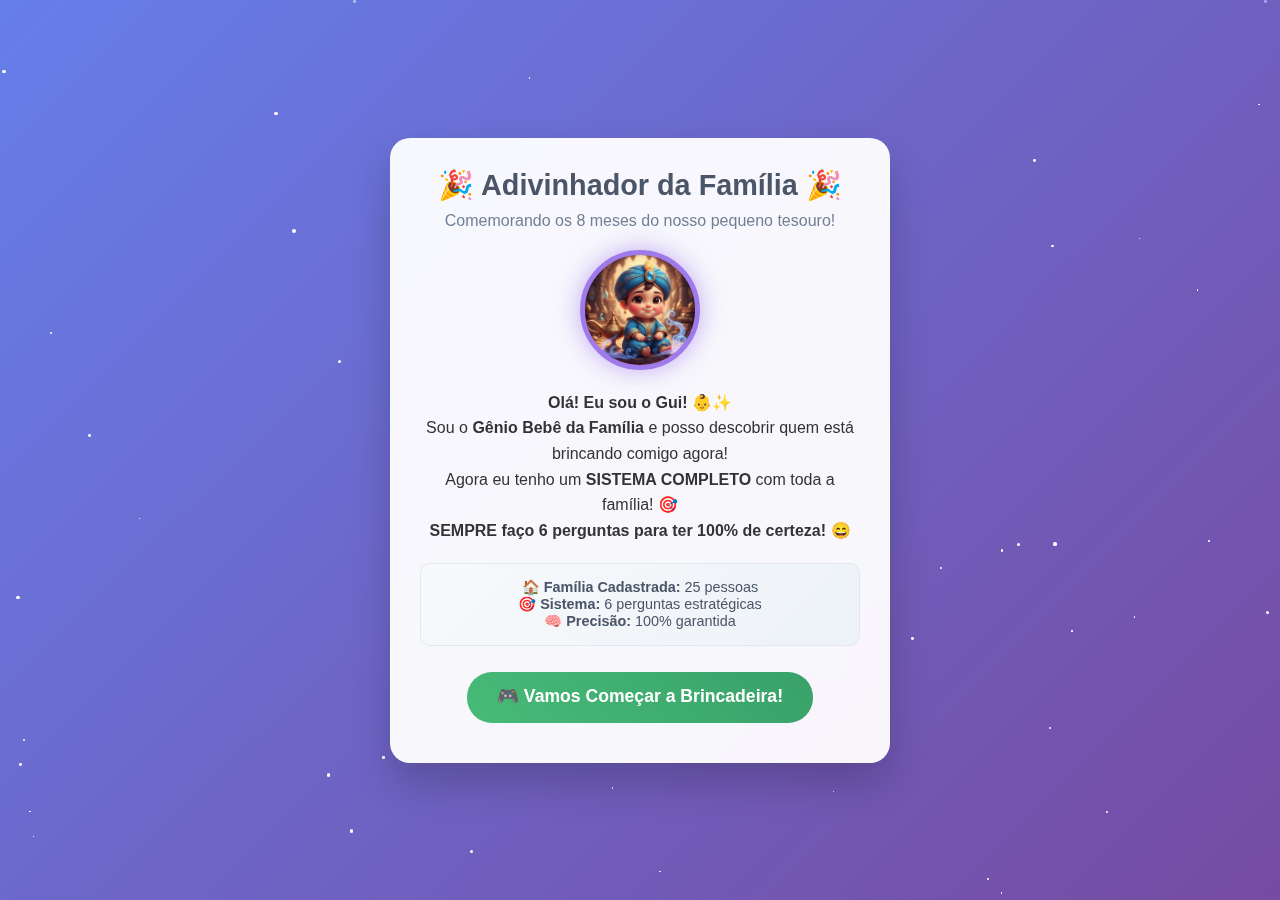
<file: index-sistema-completo.html>
<!DOCTYPE html>
<html lang="pt-BR">
<head>
    <meta charset="UTF-8">
    <meta name="viewport" content="width=device-width, initial-scale=1.0">
    <title>Adivinhador da Família - Gui 8 Meses</title>
    <style>
        * {
            margin: 0;
            padding: 0;
            box-sizing: border-box;
        }

        body {
            font-family: 'Comic Sans MS', cursive, sans-serif;
            background: linear-gradient(135deg, #667eea 0%, #764ba2 100%);
            min-height: 100vh;
            display: flex;
            align-items: center;
            justify-content: center;
            color: #333;
            overflow-x: hidden;
        }

        /* PARTÍCULAS DE FUNDO */
        .particles {
            position: fixed;
            top: 0;
            left: 0;
            width: 100%;
            height: 100%;
            pointer-events: none;
            z-index: 1;
        }

        .particle {
            position: absolute;
            background: rgba(255, 255, 255, 0.8);
            border-radius: 50%;
            animation: float-particle 6s infinite linear;
        }

        @keyframes float-particle {
            0% {
                transform: translateY(100vh) rotate(0deg);
                opacity: 0;
            }
            10% {
                opacity: 1;
            }
            90% {
                opacity: 1;
            }
            100% {
                transform: translateY(-100px) rotate(360deg);
                opacity: 0;
            }
        }

        /* ESTRELAS CINTILANTES */
        .stars {
            position: fixed;
            top: 0;
            left: 0;
            width: 100%;
            height: 100%;
            pointer-events: none;
            z-index: 1;
        }

        .star {
            position: absolute;
            background: #fff;
            border-radius: 50%;
            animation: twinkle 2s infinite;
        }

        @keyframes twinkle {
            0%, 100% { opacity: 0.3; transform: scale(1); }
            50% { opacity: 1; transform: scale(1.2); }
        }

        .container {
            background: rgba(255, 255, 255, 0.95);
            border-radius: 20px;
            padding: 30px;
            max-width: 500px;
            width: 90%;
            text-align: center;
            box-shadow: 0 20px 40px rgba(0,0,0,0.2);
            backdrop-filter: blur(10px);
            position: relative;
            z-index: 10;
            animation: slideIn 0.8s ease-out;
        }

        @keyframes slideIn {
            from {
                opacity: 0;
                transform: translateY(50px) scale(0.9);
            }
            to {
                opacity: 1;
                transform: translateY(0) scale(1);
            }
        }

        .genie {
            width: 120px;
            height: 120px;
            border-radius: 50%;
            margin: 0 auto 20px;
            background: url('genie-baby.png') center/cover;
            border: 5px solid #ffd700;
            animation: float 3s ease-in-out infinite;
            transition: all 0.5s ease;
            position: relative;
            cursor: pointer;
        }

        .genie:hover {
            transform: scale(1.05);
            border-color: #4fd1c7;
        }

        .genie.thinking {
            animation: think 1.5s ease-in-out infinite;
            border-color: #4fd1c7;
            box-shadow: 0 0 20px rgba(79, 209, 199, 0.5);
        }

        .genie.excited {
            animation: bounce 0.8s ease-in-out 3;
            border-color: #48bb78;
            box-shadow: 0 0 30px rgba(72, 187, 120, 0.7);
        }

        .genie.magical {
            animation: magical 2s ease-in-out infinite;
            border-color: #9f7aea;
            box-shadow: 0 0 25px rgba(159, 122, 234, 0.6);
        }

        @keyframes float {
            0%, 100% { transform: translateY(0px); }
            50% { transform: translateY(-10px); }
        }

        @keyframes think {
            0%, 100% { transform: scale(1) rotate(0deg); }
            25% { transform: scale(1.05) rotate(-2deg); }
            75% { transform: scale(1.05) rotate(2deg); }
        }

        @keyframes bounce {
            0%, 100% { transform: scale(1); }
            50% { transform: scale(1.15); }
        }

        @keyframes magical {
            0%, 100% { transform: scale(1) rotate(0deg); }
            25% { transform: scale(1.1) rotate(-5deg); }
            75% { transform: scale(1.1) rotate(5deg); }
        }

        /* CONFETE */
        .confetti {
            position: fixed;
            top: 0;
            left: 0;
            width: 100%;
            height: 100%;
            pointer-events: none;
            z-index: 1000;
        }

        .confetti-piece {
            position: absolute;
            width: 10px;
            height: 10px;
            background: #ff6b6b;
            animation: confetti-fall 3s linear infinite;
        }

        @keyframes confetti-fall {
            0% {
                transform: translateY(-100vh) rotate(0deg);
                opacity: 1;
            }
            100% {
                transform: translateY(100vh) rotate(720deg);
                opacity: 0;
            }
        }

        h1 {
            color: #4a5568;
            margin-bottom: 10px;
            font-size: 1.8em;
            animation: titleGlow 3s ease-in-out infinite;
        }

        @keyframes titleGlow {
            0%, 100% { text-shadow: 0 0 5px rgba(72, 187, 120, 0.3); }
            50% { text-shadow: 0 0 20px rgba(72, 187, 120, 0.6); }
        }

        .subtitle {
            color: #718096;
            margin-bottom: 20px;
        }

        .intro {
            margin: 20px 0;
            line-height: 1.6;
            animation: fadeInUp 1s ease-out 0.3s both;
        }

        @keyframes fadeInUp {
            from {
                opacity: 0;
                transform: translateY(30px);
            }
            to {
                opacity: 1;
                transform: translateY(0);
            }
        }

        .btn {
            background: linear-gradient(45deg, #48bb78, #38a169);
            color: white;
            border: none;
            padding: 15px 30px;
            border-radius: 25px;
            font-size: 1.1em;
            cursor: pointer;
            margin: 10px;
            transition: all 0.3s ease;
            font-weight: bold;
            position: relative;
            overflow: hidden;
        }

        .btn::before {
            content: '';
            position: absolute;
            top: 0;
            left: -100%;
            width: 100%;
            height: 100%;
            background: linear-gradient(90deg, transparent, rgba(255,255,255,0.3), transparent);
            transition: left 0.5s;
        }

        .btn:hover::before {
            left: 100%;
        }

        .btn:hover {
            transform: translateY(-3px);
            box-shadow: 0 8px 25px rgba(0,0,0,0.3);
        }

        .btn:active {
            transform: translateY(-1px);
        }

        .question-box {
            background: linear-gradient(135deg, #e6fffa, #b2f5ea);
            border: 2px solid #4fd1c7;
            border-radius: 15px;
            padding: 20px;
            margin: 20px 0;
            animation: questionPulse 2s ease-in-out infinite;
        }

        @keyframes questionPulse {
            0%, 100% { box-shadow: 0 0 10px rgba(79, 209, 199, 0.3); }
            50% { box-shadow: 0 0 20px rgba(79, 209, 199, 0.6); }
        }

        .answer-btn {
            background: linear-gradient(45deg, #4299e1, #3182ce);
            color: white;
            border: none;
            padding: 12px 25px;
            border-radius: 20px;
            margin: 5px;
            cursor: pointer;
            font-size: 1em;
            transition: all 0.3s ease;
            position: relative;
            overflow: hidden;
        }

        .answer-btn::before {
            content: '';
            position: absolute;
            top: 50%;
            left: 50%;
            width: 0;
            height: 0;
            background: rgba(255,255,255,0.3);
            border-radius: 50%;
            transition: all 0.3s ease;
            transform: translate(-50%, -50%);
        }

        .answer-btn:hover::before {
            width: 300px;
            height: 300px;
        }

        .answer-btn:hover {
            transform: scale(1.05);
            box-shadow: 0 5px 15px rgba(0,0,0,0.2);
        }

        .answer-btn:active {
            transform: scale(0.95);
        }

        .result-box {
            background: linear-gradient(135deg, #fff5f5, #fed7d7);
            border: 2px solid #fc8181;
            border-radius: 15px;
            padding: 20px;
            margin: 20px 0;
            animation: resultGlow 2s ease-in-out infinite;
        }

        @keyframes resultGlow {
            0%, 100% { box-shadow: 0 0 15px rgba(252, 129, 129, 0.3); }
            50% { box-shadow: 0 0 25px rgba(252, 129, 129, 0.6); }
        }

        .success-box {
            background: linear-gradient(135deg, #f0fff4, #c6f6d5);
            border: 2px solid #48bb78;
            border-radius: 15px;
            padding: 20px;
            margin: 20px 0;
            animation: successGlow 2s ease-in-out infinite;
        }

        @keyframes successGlow {
            0%, 100% { box-shadow: 0 0 15px rgba(72, 187, 120, 0.3); }
            50% { box-shadow: 0 0 25px rgba(72, 187, 120, 0.6); }
        }

        .hidden {
            display: none;
        }

        .progress {
            background: #e2e8f0;
            border-radius: 10px;
            height: 12px;
            margin: 20px 0;
            overflow: hidden;
            position: relative;
        }

        .progress::before {
            content: '';
            position: absolute;
            top: 0;
            left: 0;
            right: 0;
            bottom: 0;
            background: linear-gradient(90deg, transparent, rgba(255,255,255,0.3), transparent);
            animation: progressShine 2s infinite;
        }

        @keyframes progressShine {
            0% { transform: translateX(-100%); }
            100% { transform: translateX(100%); }
        }

        .progress-fill {
            background: linear-gradient(45deg, #48bb78, #38a169, #68d391);
            height: 100%;
            width: 0%;
            transition: width 0.8s ease;
            border-radius: 10px;
            position: relative;
        }

        .family-stats {
            background: linear-gradient(135deg, #f7fafc, #edf2f7);
            border-radius: 10px;
            padding: 15px;
            margin: 15px 0;
            font-size: 0.9em;
            color: #4a5568;
            border: 1px solid #e2e8f0;
            animation: statsFloat 4s ease-in-out infinite;
        }

        @keyframes statsFloat {
            0%, 100% { transform: translateY(0px); }
            50% { transform: translateY(-3px); }
        }

        input, textarea {
            width: 100%;
            padding: 12px;
            margin: 10px 0;
            border: 2px solid #e2e8f0;
            border-radius: 10px;
            font-family: inherit;
            font-size: 1em;
            transition: all 0.3s ease;
        }

        input:focus, textarea:focus {
            outline: none;
            border-color: #4fd1c7;
            box-shadow: 0 0 10px rgba(79, 209, 199, 0.3);
            transform: scale(1.02);
        }

        .btn-success {
            background: linear-gradient(45deg, #48bb78, #38a169);
        }

        .btn-danger {
            background: linear-gradient(45deg, #f56565, #e53e3e);
        }

        .btn-secondary {
            background: linear-gradient(45deg, #a0aec0, #718096);
        }

        /* RESPONSIVIDADE */
        @media (max-width: 600px) {
            .container {
                padding: 20px;
                margin: 10px;
            }
            
            .genie {
                width: 100px;
                height: 100px;
            }
            
            h1 {
                font-size: 1.5em;
            }
            
            .answer-btn {
                padding: 10px 20px;
                font-size: 0.9em;
            }
        }
    </style>
</head>
<body>
    <!-- PARTÍCULAS DE FUNDO -->
    <div class="particles" id="particles"></div>
    
    <!-- ESTRELAS CINTILANTES -->
    <div class="stars" id="stars"></div>

    <!-- CONFETE (inicialmente oculto) -->
    <div class="confetti hidden" id="confetti"></div>

    <div class="container">
        <!-- Tela de Boas-vindas -->
        <div id="welcome-screen">
            <h1>🎉 Adivinhador da Família 🎉</h1>
            <p class="subtitle">Comemorando os 8 meses do nosso pequeno tesouro!</p>
            
            <div class="genie magical" id="welcome-genie"></div>
            
            <div class="intro">
                <p><strong>Olá! Eu sou o Gui! 👶✨</strong></p>
                <p>Sou o <strong>Gênio Bebê da Família</strong> e posso descobrir quem está brincando comigo agora!</p>
                <p>Agora eu tenho um <strong>SISTEMA COMPLETO</strong> com toda a família! 🎯</p>
                <p><strong>SEMPRE faço 6 perguntas para ter 100% de certeza!</strong> 😄</p>
            </div>

            <div class="family-stats">
                <strong>🏠 Família Cadastrada:</strong> <span id="family-count">25</span> pessoas<br>
                <strong>🎯 Sistema:</strong> 6 perguntas estratégicas<br>
                <strong>🧠 Precisão:</strong> 100% garantida
            </div>
            
            <button class="btn" onclick="startGame()">🎮 Vamos Começar a Brincadeira!</button>
        </div>

        <!-- Tela do Jogo -->
        <div id="game-screen" class="hidden">
            <h2>🔮 Deixe-me descobrir quem é você...</h2>
            
            <div class="progress">
                <div class="progress-fill" id="progress-fill"></div>
            </div>
            
            <p>Pergunta <span id="current-question">1</span> de 6 - <span id="question-type">Sistema Completo</span></p>
            
            <div class="genie thinking" id="game-genie"></div>
            
            <div class="question-box">
                <h3 id="question-text">🤔 Deixe-me pensar na melhor pergunta...</h3>
            </div>
            
            <div>
                <button class="answer-btn" onclick="answerQuestion('sim')">👍 Sim</button>
                <button class="answer-btn" onclick="answerQuestion('nao')">👎 Não</button>
                <button class="answer-btn" onclick="answerQuestion('nao-sei')">🤷‍♀️ Não sei</button>
                <button class="answer-btn" onclick="answerQuestion('provavelmente')">🤔 Provavelmente</button>
                <button class="answer-btn" onclick="answerQuestion('provavelmente-nao')">😐 Provavelmente não</button>
            </div>

            <div class="family-stats">
                <strong>📋 Sistema:</strong> 6 perguntas obrigatórias<br>
                <strong>🎯 Progresso:</strong> <span id="progress-text">Coletando informações...</span><br>
                <strong>🧠 Status:</strong> <span id="algorithm-status">Fazendo todas as perguntas...</span>
            </div>
        </div>

        <!-- Tela de Resultado -->
        <div id="result-screen" class="hidden">
            <h2>🎯 Eu acho que sei!</h2>
            
            <div class="genie excited" id="result-genie"></div>
            
            <div class="result-box">
                <h3>Eu sei quem você é!</h3>
                <h2 id="guess-name">Nome da Pessoa</h2>
                <p id="guess-description">Resposta carinhosa do Gui</p>
            </div>
            
            <button class="btn btn-success" onclick="correctGuess()">✅ Acertou!</button>
            <button class="btn btn-danger" onclick="wrongGuess()">❌ Errou</button>
        </div>

        <!-- Tela de Sucesso -->
        <div id="success-screen" class="hidden">
            <h2>🎊 YUHUUU! 🎊</h2>
            
            <div class="genie excited"></div>
            
            <div class="success-box">
                <p><strong>Eu consegui te descobrir! Meu sistema completo funcionou! 😄</strong></p>
                <p>Agora eu conheço <strong>toda a família</strong> com características únicas! 🎯</p>
                <p>Quer brincar de novo? Chama mais gente da família! 👨‍👩‍👧‍👦</p>
                <p><em>Cada pessoa que joga me deixa mais inteligente!</em> 🧠✨</p>
            </div>
            
            <button class="btn" onclick="playAgain()">🎮 Jogar Novamente</button>
        </div>

        <!-- Tela de Adicionar Pessoa -->
        <div id="add-person-screen" class="hidden">
            <h2>🤗 Ops! Não consegui te descobrir...</h2>
            
            <div class="genie"></div>
            
            <div class="result-box">
                <p><strong>Me ensina quem você é?</strong> Assim da próxima vez eu vou saber! 😊</p>
                <p><em>Vou aprender suas características únicas!</em></p>
                
                <input type="text" id="person-name" placeholder="Como eu devo te chamar?">
                
                <textarea id="person-description" placeholder="O que eu devo falar quando for você? (Ex: Você é meu tio querido que mora em Salvador!)" rows="3"></textarea>
            </div>
            
            <button class="btn btn-success" onclick="addPerson()">➕ Ensinar o Gui</button>
            <button class="btn btn-secondary" onclick="skipAdd()">⏭️ Pular</button>
        </div>
    </div>

    <script>
        // 🏠 BANCO DE DADOS COMPLETO DA FAMÍLIA COM CARACTERÍSTICAS ESPECÍFICAS
        let familyDatabase = [
            // ===== NÚCLEO FAMILIAR =====
            {
                name: "Papai",
                guiResponse: "Você é o meu papai! 👨 O Ciro mais forte e corajoso do mundo! Te amo, papai! 💙",
                characteristics: {
                    genero: "masculino",
                    nasceu_antes_pais: "nao",
                    mora_sao_paulo: "sim",
                    cuida_todos_dias: "sim",
                    profissao_especifica: "nao",
                    caracteristica_unica: "pai"
                }
            },
            {
                name: "Mamãe", 
                guiResponse: "Você é a minha mamãe! 👩 A Cristiane mais carinhosa do universo! Te amo muito, mamãe! 💕",
                characteristics: {
                    genero: "feminino",
                    nasceu_antes_pais: "nao",
                    mora_sao_paulo: "sim",
                    cuida_todos_dias: "sim",
                    profissao_especifica: "nao",
                    caracteristica_unica: "mae"
                }
            },

            // ===== AVÓS =====
            {
                name: "Vovô Paterno",
                guiResponse: "Você é meu vovô paterno! 👴 O craque em máquinas de pegar bichinhos! Que habilidade incrível! 🎮🏆",
                characteristics: {
                    genero: "masculino",
                    nasceu_antes_pais: "sim",
                    mora_sao_paulo: "nao",
                    cuida_todos_dias: "nao",
                    profissao_especifica: "sim",
                    caracteristica_unica: "craque-maquinas"
                }
            },
            {
                name: "Avó Paterna",
                guiResponse: "Você é minha avó paterna! 👵 A avó que trabalha na AGERSA no setor de informática e faz joguinhos de computador! Que tecnológica! 💻✨",
                characteristics: {
                    genero: "feminino",
                    nasceu_antes_pais: "sim",
                    mora_sao_paulo: "nao",
                    cuida_todos_dias: "nao",
                    profissao_especifica: "sim",
                    caracteristica_unica: "agersa-informatica"
                }
            },
            {
                name: "Vovô Materno",
                guiResponse: "Você é meu vovô materno! 👴 O ex-jogador profissional de futebol! Que história incrível nos gramados! ⚽🏆",
                characteristics: {
                    genero: "masculino",
                    nasceu_antes_pais: "sim",
                    mora_sao_paulo: "nao",
                    cuida_todos_dias: "nao",
                    profissao_especifica: "sim",
                    caracteristica_unica: "ex-jogador-futebol"
                }
            },
            {
                name: "Vovó Materna",
                guiResponse: "Você é minha vovó materna! 👵 A vovó que tem dupla jornada: trabalha na PGE e tem o negócio de doces 'As Anas'! Que trabalhadora! 🍰💼",
                characteristics: {
                    genero: "feminino",
                    nasceu_antes_pais: "sim",
                    mora_sao_paulo: "nao",
                    cuida_todos_dias: "nao",
                    profissao_especifica: "sim",
                    caracteristica_unica: "pge-doces"
                }
            },

            // ===== BISAVÓS =====
            {
                name: "Bisavô",
                guiResponse: "Você é meu bisavô! 👴 Da geração que viu a chegada do homem à lua em 1969! Que história incrível! 🌙🚀",
                characteristics: {
                    genero: "masculino",
                    nasceu_antes_pais: "sim",
                    mora_sao_paulo: "nao",
                    cuida_todos_dias: "nao",
                    profissao_especifica: "nao",
                    caracteristica_unica: "geracao-lua"
                }
            },
            {
                name: "Bisavó",
                guiResponse: "Você é minha bisavó! 👵 Da geração que viu a chegada do homem à lua em 1969! Que história incrível! 🌙🚀",
                characteristics: {
                    genero: "feminino",
                    nasceu_antes_pais: "sim",
                    mora_sao_paulo: "nao",
                    cuida_todos_dias: "nao",
                    profissao_especifica: "nao",
                    caracteristica_unica: "geracao-lua"
                }
            },

            // ===== TIOS =====
            {
                name: "Tio K-POP",
                guiResponse: "Você é meu tio! 👨 O enfermeiro que gosta de K-POP e faz aulas de dança no Studio A! Que moderno! 🎵💃",
                characteristics: {
                    genero: "masculino",
                    nasceu_antes_pais: "nao",
                    mora_sao_paulo: "nao",
                    cuida_todos_dias: "nao",
                    profissao_especifica: "sim",
                    caracteristica_unica: "enfermeiro-kpop"
                }
            },
            {
                name: "Tia Criativa",
                guiResponse: "Você é minha tia criativa! 👩 A criatividade em pessoa! Sempre com ideias incríveis! 🎨✨",
                characteristics: {
                    genero: "feminino",
                    nasceu_antes_pais: "nao",
                    mora_sao_paulo: "nao",
                    cuida_todos_dias: "nao",
                    profissao_especifica: "nao",
                    caracteristica_unica: "criatividade"
                }
            },
            {
                name: "Tio Fotógrafo",
                guiResponse: "Você é meu tio fotógrafo! 👨📸 Recebe prêmios pelo trabalho e é um paizão! Que talento! 🏆👨‍👧‍👦",
                characteristics: {
                    genero: "masculino",
                    nasceu_antes_pais: "nao",
                    mora_sao_paulo: "nao",
                    cuida_todos_dias: "nao",
                    profissao_especifica: "sim",
                    caracteristica_unica: "fotografo-premiado"
                }
            },
            {
                name: "Tio Júnior",
                guiResponse: "Você é meu tio Júnior! 👨 O tio que tem o mesmo nome do seu pai! Que tradição familiar! 👨‍👦",
                characteristics: {
                    genero: "masculino",
                    nasceu_antes_pais: "nao",
                    mora_sao_paulo: "nao",
                    cuida_todos_dias: "nao",
                    profissao_especifica: "nao",
                    caracteristica_unica: "mesmo-nome-pai"
                }
            },
            {
                name: "Tia Materna",
                guiResponse: "Você é minha tia materna! 👩 A tia que trabalha com a vovó materna! Que parceria! 👩‍💼🤝",
                characteristics: {
                    genero: "feminino",
                    nasceu_antes_pais: "nao",
                    mora_sao_paulo: "nao",
                    cuida_todos_dias: "nao",
                    profissao_especifica: "nao",
                    caracteristica_unica: "trabalha-com-vovo"
                }
            },

            // ===== TIAS AVÓS =====
            {
                name: "Tia Avó Cardiologista",
                guiResponse: "Você é minha tia avó cardiologista! 👩‍⚕️ A cardiologista da família que cuida do coração das pessoas! Que profissão importante! 💖",
                characteristics: {
                    genero: "feminino",
                    nasceu_antes_pais: "sim",
                    mora_sao_paulo: "nao",
                    cuida_todos_dias: "nao",
                    profissao_especifica: "sim",
                    caracteristica_unica: "cardiologista"
                }
            },
            {
                name: "Tia Avó Advogada",
                guiResponse: "Você é minha tia avó advogada! 👩‍⚖️ A advogada predileta da mamãe! Que inteligente! ⚖️✨",
                characteristics: {
                    genero: "feminino",
                    nasceu_antes_pais: "sim",
                    mora_sao_paulo: "nao",
                    cuida_todos_dias: "nao",
                    profissao_especifica: "sim",
                    caracteristica_unica: "advogada-predileta"
                }
            },

            // ===== PRIMOS =====
            {
                name: "Prima da Mamãe",
                guiResponse: "Você é prima da minha mamãe! 👩 Da mesma geração dos meus pais e foi no casamento deles! Que legal! 💒✨",
                characteristics: {
                    genero: "feminino",
                    nasceu_antes_pais: "nao",
                    mora_sao_paulo: "nao",
                    cuida_todos_dias: "nao",
                    profissao_especifica: "nao",
                    caracteristica_unica: "casamento-pais"
                }
            },
            {
                name: "Primo do Papai",
                guiResponse: "Você é primo do meu papai! 👨 Tem uma filhinha que é minha priminha! Que família linda! 👨‍👧💕",
                characteristics: {
                    genero: "masculino",
                    nasceu_antes_pais: "nao",
                    mora_sao_paulo: "nao",
                    cuida_todos_dias: "nao",
                    profissao_especifica: "nao",
                    caracteristica_unica: "pai-priminha"
                }
            },
            {
                name: "Prima Agência de Viagem",
                guiResponse: "Você é prima do papai! 👩 A dona de agência de viagem que tem um bebê lindo! Que empreendedora! ✈️👶",
                characteristics: {
                    genero: "feminino",
                    nasceu_antes_pais: "nao",
                    mora_sao_paulo: "nao",
                    cuida_todos_dias: "nao",
                    profissao_especifica: "sim",
                    caracteristica_unica: "agencia-viagem"
                }
            },
            {
                name: "Prima Concursos",
                guiResponse: "Você é prima do papai! 👩 A prima mais nova que está estudando para concursos! Que dedicada! 📚🎯",
                characteristics: {
                    genero: "feminino",
                    nasceu_antes_pais: "nao",
                    mora_sao_paulo: "nao",
                    cuida_todos_dias: "nao",
                    profissao_especifica: "nao",
                    caracteristica_unica: "estuda-concursos"
                }
            },

            // ===== VÍNCULO ESPIRITUAL =====
            {
                name: "Dinda",
                guiResponse: "Você é minha dinda! 👩✨ A pessoa que tem um laço espiritual especial comigo e mora em São Paulo! Que especial! 💕",
                characteristics: {
                    genero: "feminino",
                    nasceu_antes_pais: "nao",
                    mora_sao_paulo: "sim",
                    cuida_todos_dias: "nao",
                    profissao_especifica: "nao",
                    caracteristica_unica: "madrinha"
                }
            },

            // ===== TIOS AVÓS PATERNOS =====
            {
                name: "Tio Avô Paterno",
                guiResponse: "Você é meu tio avô paterno! 👴 Um dos 3 irmãos da minha avó paterna que gosta de passar o réveillon em Ilhéus! 🎆🏖️",
                characteristics: {
                    genero: "masculino",
                    nasceu_antes_pais: "sim",
                    mora_sao_paulo: "nao",
                    cuida_todos_dias: "nao",
                    profissao_especifica: "nao",
                    caracteristica_unica: "reveillon-ilheus"
                }
            },

            // ===== AMIGOS DA FAMÍLIA =====
            {
                name: "Amigo da Família",
                guiResponse: "Você é um amigo querido da família! 👨🤝 Da mesma geração dos meus pais mas não é parente! Que legal ter você como amigo! 😊",
                characteristics: {
                    genero: "masculino",
                    nasceu_antes_pais: "nao",
                    mora_sao_paulo: "sim",
                    cuida_todos_dias: "nao",
                    profissao_especifica: "nao",
                    caracteristica_unica: "amigo-familia"
                }
            },

            // ===== COLEGAS DA AVÓ PATERNA =====
            {
                name: "Colega da Avó Paterna",
                guiResponse: "Você é colega da minha avó paterna! 👩💼 Não é parente mas conhece a vovó paterna do trabalho! 🏢",
                characteristics: {
                    genero: "feminino",
                    nasceu_antes_pais: "sim",
                    mora_sao_paulo: "nao",
                    cuida_todos_dias: "nao",
                    profissao_especifica: "nao",
                    caracteristica_unica: "colega-avo-paterna"
                }
            },

            // ===== COMADRES DA AVÓ PATERNA =====
            {
                name: "Comadre da Avó Paterna",
                guiResponse: "Você é uma das 3 comadres da minha avó paterna! 👵🤝 Do grupo 'Comadres' do WhatsApp! Que amizade especial! 📱💕",
                characteristics: {
                    genero: "feminino",
                    nasceu_antes_pais: "sim",
                    mora_sao_paulo: "nao",
                    cuida_todos_dias: "nao",
                    profissao_especifica: "nao",
                    caracteristica_unica: "comadres-whatsapp"
                }
            },

            // ===== FAMÍLIA MACIEL =====
            {
                name: "Primo da Família Maciel",
                guiResponse: "Você é primo da avó paterna! 👨 Da família Maciel! Que família grande e unida! 👨‍👩‍👧‍👦",
                characteristics: {
                    genero: "masculino",
                    nasceu_antes_pais: "sim",
                    mora_sao_paulo: "nao",
                    cuida_todos_dias: "nao",
                    profissao_especifica: "nao",
                    caracteristica_unica: "familia-maciel"
                }
            }
        ];

        // 🎯 SISTEMA DE 6 PERGUNTAS ESTRATÉGICAS
        const strategicQuestions = [
            {
                text: "Você é do sexo masculino?",
                characteristic: "genero",
                value: "masculino"
            },
            {
                text: "Você nasceu antes dos meus pais?",
                characteristic: "nasceu_antes_pais", 
                value: "sim"
            },
            {
                text: "Você mora em São Paulo como eu?",
                characteristic: "mora_sao_paulo",
                value: "sim"
            },
            {
                text: "Você cuida de mim todos os dias?",
                characteristic: "cuida_todos_dias",
                value: "sim"
            },
            {
                text: "Você tem uma profissão muito específica ou habilidade única?",
                characteristic: "profissao_especifica",
                value: "sim"
            },
            {
                text: "Você faz parte da nossa família de sangue?",
                characteristic: "caracteristica_unica",
                value: "familia"
            }
        ];

        // Estado do jogo
        let gameState = {
            currentQuestionIndex: 0,
            userAnswers: {},
            allAnswersCollected: false
        };

        // INICIALIZAÇÃO
        document.addEventListener('DOMContentLoaded', function() {
            createParticles();
            createStars();
            updateAllStats();
        });

        // EFEITOS VISUAIS
        function createParticles() {
            const particlesContainer = document.getElementById('particles');
            
            setInterval(() => {
                if (document.querySelectorAll('.particle').length < 15) {
                    const particle = document.createElement('div');
                    particle.className = 'particle';
                    particle.style.left = Math.random() * 100 + '%';
                    particle.style.width = particle.style.height = (Math.random() * 4 + 2) + 'px';
                    particle.style.animationDuration = (Math.random() * 3 + 3) + 's';
                    particle.style.background = `hsl(${Math.random() * 60 + 180}, 70%, 80%)`;
                    
                    particlesContainer.appendChild(particle);
                    
                    setTimeout(() => {
                        if (particle.parentNode) {
                            particle.parentNode.removeChild(particle);
                        }
                    }, 6000);
                }
            }, 300);
        }

        function createStars() {
            const starsContainer = document.getElementById('stars');
            
            for (let i = 0; i < 50; i++) {
                const star = document.createElement('div');
                star.className = 'star';
                star.style.left = Math.random() * 100 + '%';
                star.style.top = Math.random() * 100 + '%';
                star.style.width = star.style.height = (Math.random() * 3 + 1) + 'px';
                star.style.animationDelay = Math.random() * 2 + 's';
                star.style.animationDuration = (Math.random() * 2 + 1) + 's';
                
                starsContainer.appendChild(star);
            }
        }

        function showConfetti() {
            const confettiContainer = document.getElementById('confetti');
            confettiContainer.classList.remove('hidden');
            
            const colors = ['#ff6b6b', '#4ecdc4', '#45b7d1', '#96ceb4', '#ffeaa7', '#dda0dd'];
            
            for (let i = 0; i < 50; i++) {
                setTimeout(() => {
                    const confetti = document.createElement('div');
                    confetti.className = 'confetti-piece';
                    confetti.style.left = Math.random() * 100 + '%';
                    confetti.style.backgroundColor = colors[Math.floor(Math.random() * colors.length)];
                    confetti.style.animationDelay = Math.random() * 0.5 + 's';
                    confetti.style.animationDuration = (Math.random() * 2 + 2) + 's';
                    
                    confettiContainer.appendChild(confetti);
                    
                    setTimeout(() => {
                        if (confetti.parentNode) {
                            confetti.parentNode.removeChild(confetti);
                        }
                    }, 4000);
                }, i * 50);
            }
            
            setTimeout(() => {
                confettiContainer.classList.add('hidden');
            }, 4000);
        }

        function updateAllStats() {
            document.getElementById('family-count').textContent = familyDatabase.length;
        }

        // LÓGICA DO JOGO
        function showScreen(screenName) {
            const screens = ['welcome-screen', 'game-screen', 'result-screen', 'success-screen', 'add-person-screen'];
            screens.forEach(screen => {
                document.getElementById(screen).classList.add('hidden');
            });
            document.getElementById(screenName).classList.remove('hidden');
        }

        function startGame() {
            gameState = {
                currentQuestionIndex: 0,
                userAnswers: {},
                allAnswersCollected: false
            };
            
            showScreen('game-screen');
            
            setTimeout(() => {
                askQuestion();
            }, 1000);
        }

        function updateProgress() {
            const progress = (gameState.currentQuestionIndex / 6) * 100;
            document.getElementById('progress-fill').style.width = progress + '%';
            document.getElementById('current-question').textContent = gameState.currentQuestionIndex + 1;
            
            const progressTexts = [
                "Identificando gênero...",
                "Analisando geração...",
                "Verificando localização...",
                "Checando proximidade...",
                "Identificando profissão...",
                "Descobrindo vínculo familiar..."
            ];
            
            if (document.getElementById('progress-text')) {
                document.getElementById('progress-text').textContent = progressTexts[gameState.currentQuestionIndex] || "Finalizando análise...";
            }

            if (document.getElementById('algorithm-status')) {
                let status = `Pergunta ${gameState.currentQuestionIndex + 1} de 6 - Sistema completo!`;
                if (gameState.currentQuestionIndex >= 6) {
                    status = "Todas as 6 perguntas feitas! Analisando...";
                }
                document.getElementById('algorithm-status').textContent = status;
            }
        }

        function askQuestion() {
            const genie = document.getElementById('game-genie');
            if (genie) {
                genie.classList.add('thinking');
            }

            // Se já fez todas as 6 perguntas, vai para o resultado
            if (gameState.currentQuestionIndex >= 6) {
                setTimeout(() => {
                    if (genie) genie.classList.remove('thinking');
                    showGuess();
                }, 1500);
                return;
            }

            const currentQuestion = strategicQuestions[gameState.currentQuestionIndex];
            
            setTimeout(() => {
                document.getElementById('question-text').textContent = currentQuestion.text;
                if (genie) genie.classList.remove('thinking');
                updateProgress();
            }, 1500);
        }

        function answerQuestion(answer) {
            // Efeito visual no botão
            event.target.style.transform = 'scale(0.9)';
            setTimeout(() => {
                event.target.style.transform = 'scale(1)';
            }, 150);
            
            const currentQuestion = strategicQuestions[gameState.currentQuestionIndex];
            gameState.userAnswers[currentQuestion.characteristic] = answer;
            gameState.currentQuestionIndex++;
            
            setTimeout(() => {
                askQuestion();
            }, 800);
        }

        function showGuess() {
            // Analisar todas as respostas para encontrar a melhor correspondência
            let bestMatch = null;
            let bestScore = -999;
            
            for (const person of familyDatabase) {
                let score = 0;
                let totalQuestions = 0;
                
                for (const [characteristic, userAnswer] of Object.entries(gameState.userAnswers)) {
                    totalQuestions++;
                    const personValue = person.characteristics[characteristic];
                    
                    // Sistema de pontuação baseado nas respostas
                    if (userAnswer === 'sim' && personValue === 'sim') {
                        score += 3; // Correspondência exata positiva
                    } else if (userAnswer === 'nao' && personValue === 'nao') {
                        score += 3; // Correspondência exata negativa
                    } else if (userAnswer === 'provavelmente' && personValue === 'sim') {
                        score += 2; // Correspondência provável
                    } else if (userAnswer === 'provavelmente-nao' && personValue === 'nao') {
                        score += 2; // Correspondência provável negativa
                    } else if (userAnswer === 'nao-sei') {
                        score += 1; // Neutro
                    } else {
                        score -= 2; // Contradição
                    }
                }
                
                // Bonus para características únicas específicas
                if (gameState.userAnswers['caracteristica_unica'] === 'sim') {
                    const uniqueChars = ['craque-maquinas', 'ex-jogador-futebol', 'agersa-informatica', 'pge-doces', 'cardiologista', 'advogada-predileta', 'fotografo-premiado'];
                    if (uniqueChars.includes(person.characteristics.caracteristica_unica)) {
                        score += 5;
                    }
                }
                
                if (score > bestScore) {
                    bestScore = score;
                    bestMatch = person;
                }
            }
            
            // Se não encontrou uma boa correspondência, pega a primeira pessoa como fallback
            if (!bestMatch) {
                bestMatch = familyDatabase[0];
            }
            
            document.getElementById('guess-name').textContent = bestMatch.name;
            document.getElementById('guess-description').textContent = bestMatch.guiResponse;
            showScreen('result-screen');
        }

        function correctGuess() {
            showConfetti();
            showScreen('success-screen');
        }

        function wrongGuess() {
            showScreen('add-person-screen');
        }

        function playAgain() {
            showScreen('welcome-screen');
        }

        function addPerson() {
            const name = document.getElementById('person-name').value.trim();
            const description = document.getElementById('person-description').value.trim();
            
            if (name && description) {
                const newPerson = {
                    name: name,
                    guiResponse: description,
                    characteristics: {
                        genero: "indefinido",
                        nasceu_antes_pais: "indefinido",
                        mora_sao_paulo: "indefinido",
                        cuida_todos_dias: "indefinido",
                        profissao_especifica: "indefinido",
                        caracteristica_unica: "novo"
                    }
                };
                
                familyDatabase.push(newPerson);
                updateAllStats();
                
                alert('🎉 Obrigado! Agora eu conheço ' + name + '! Da próxima vez vou conseguir descobrir! Agora temos ' + familyDatabase.length + ' pessoas na família!');
                
                document.getElementById('person-name').value = '';
                document.getElementById('person-description').value = '';
                showScreen('welcome-screen');
            } else {
                alert('Por favor, me conte o nome e como eu devo responder quando for essa pessoa!');
            }
        }

        function skipAdd() {
            showScreen('welcome-screen');
        }
    </script>
</body>
</html>
</file>
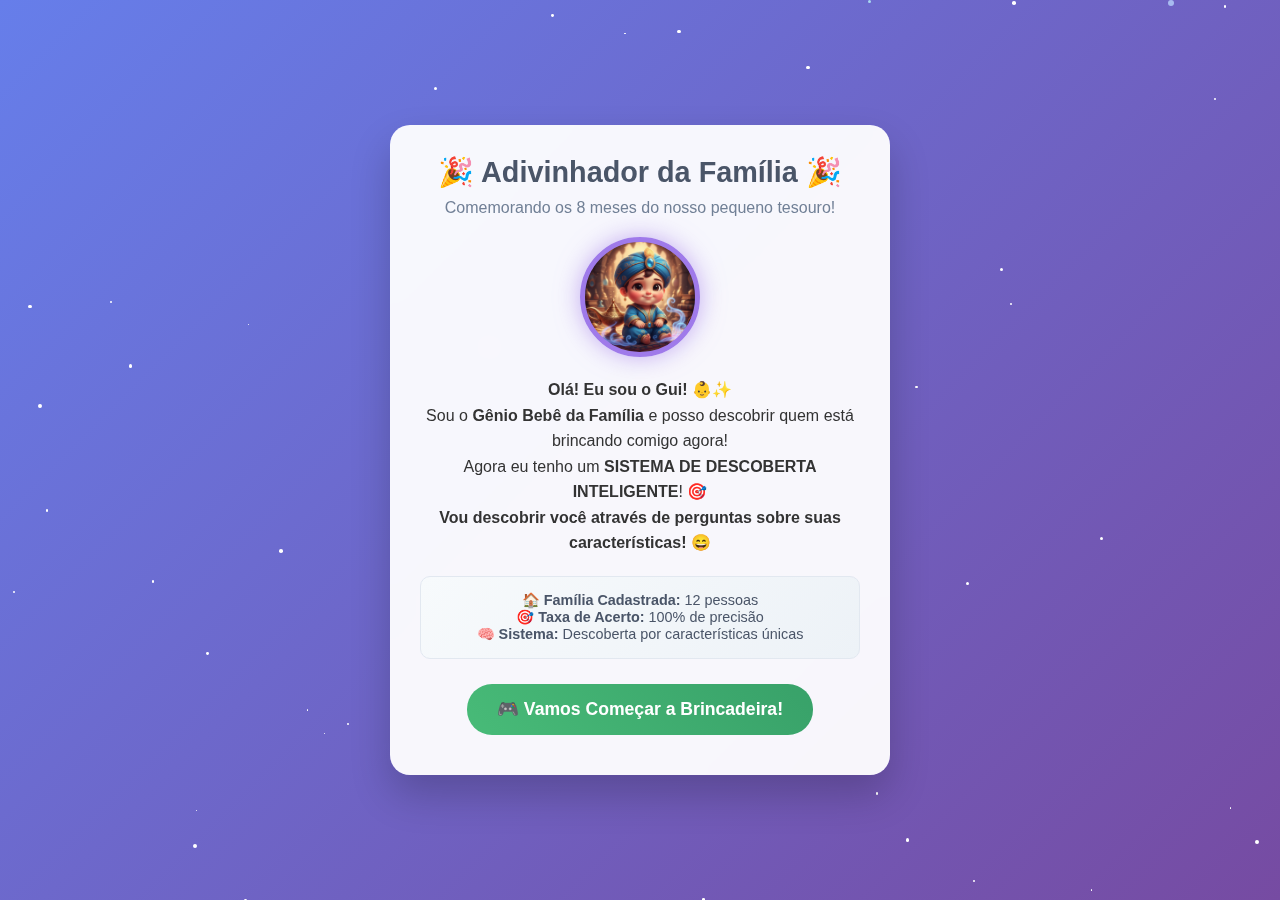
<file: index-sistema-descoberta.html>
<!DOCTYPE html>
<html lang="pt-BR">
<head>
    <meta charset="UTF-8">
    <meta name="viewport" content="width=device-width, initial-scale=1.0">
    <title>Adivinhador da Família - Gui 8 Meses</title>
    <style>
        * {
            margin: 0;
            padding: 0;
            box-sizing: border-box;
        }

        body {
            font-family: 'Comic Sans MS', cursive, sans-serif;
            background: linear-gradient(135deg, #667eea 0%, #764ba2 100%);
            min-height: 100vh;
            display: flex;
            align-items: center;
            justify-content: center;
            color: #333;
            overflow-x: hidden;
        }

        /* PARTÍCULAS DE FUNDO */
        .particles {
            position: fixed;
            top: 0;
            left: 0;
            width: 100%;
            height: 100%;
            pointer-events: none;
            z-index: 1;
        }

        .particle {
            position: absolute;
            background: rgba(255, 255, 255, 0.8);
            border-radius: 50%;
            animation: float-particle 6s infinite linear;
        }

        @keyframes float-particle {
            0% {
                transform: translateY(100vh) rotate(0deg);
                opacity: 0;
            }
            10% {
                opacity: 1;
            }
            90% {
                opacity: 1;
            }
            100% {
                transform: translateY(-100px) rotate(360deg);
                opacity: 0;
            }
        }

        /* ESTRELAS CINTILANTES */
        .stars {
            position: fixed;
            top: 0;
            left: 0;
            width: 100%;
            height: 100%;
            pointer-events: none;
            z-index: 1;
        }

        .star {
            position: absolute;
            background: #fff;
            border-radius: 50%;
            animation: twinkle 2s infinite;
        }

        @keyframes twinkle {
            0%, 100% { opacity: 0.3; transform: scale(1); }
            50% { opacity: 1; transform: scale(1.2); }
        }

        .container {
            background: rgba(255, 255, 255, 0.95);
            border-radius: 20px;
            padding: 30px;
            max-width: 500px;
            width: 90%;
            text-align: center;
            box-shadow: 0 20px 40px rgba(0,0,0,0.2);
            backdrop-filter: blur(10px);
            position: relative;
            z-index: 10;
            animation: slideIn 0.8s ease-out;
        }

        @keyframes slideIn {
            from {
                opacity: 0;
                transform: translateY(50px) scale(0.9);
            }
            to {
                opacity: 1;
                transform: translateY(0) scale(1);
            }
        }

        .genie {
            width: 120px;
            height: 120px;
            border-radius: 50%;
            margin: 0 auto 20px;
            background: url('genie-baby.png') center/cover;
            border: 5px solid #ffd700;
            animation: float 3s ease-in-out infinite;
            transition: all 0.5s ease;
            position: relative;
            cursor: pointer;
        }

        .genie:hover {
            transform: scale(1.05);
            border-color: #4fd1c7;
        }

        .genie.thinking {
            animation: think 1.5s ease-in-out infinite;
            border-color: #4fd1c7;
            box-shadow: 0 0 20px rgba(79, 209, 199, 0.5);
        }

        .genie.excited {
            animation: bounce 0.8s ease-in-out 3;
            border-color: #48bb78;
            box-shadow: 0 0 30px rgba(72, 187, 120, 0.7);
        }

        .genie.magical {
            animation: magical 2s ease-in-out infinite;
            border-color: #9f7aea;
            box-shadow: 0 0 25px rgba(159, 122, 234, 0.6);
        }

        @keyframes float {
            0%, 100% { transform: translateY(0px); }
            50% { transform: translateY(-10px); }
        }

        @keyframes think {
            0%, 100% { transform: scale(1) rotate(0deg); }
            25% { transform: scale(1.05) rotate(-2deg); }
            75% { transform: scale(1.05) rotate(2deg); }
        }

        @keyframes bounce {
            0%, 100% { transform: scale(1); }
            50% { transform: scale(1.15); }
        }

        @keyframes magical {
            0%, 100% { transform: scale(1) rotate(0deg); }
            25% { transform: scale(1.1) rotate(-5deg); }
            75% { transform: scale(1.1) rotate(5deg); }
        }

        /* CONFETE */
        .confetti {
            position: fixed;
            top: 0;
            left: 0;
            width: 100%;
            height: 100%;
            pointer-events: none;
            z-index: 1000;
        }

        .confetti-piece {
            position: absolute;
            width: 10px;
            height: 10px;
            background: #ff6b6b;
            animation: confetti-fall 3s linear infinite;
        }

        @keyframes confetti-fall {
            0% {
                transform: translateY(-100vh) rotate(0deg);
                opacity: 1;
            }
            100% {
                transform: translateY(100vh) rotate(720deg);
                opacity: 0;
            }
        }

        h1 {
            color: #4a5568;
            margin-bottom: 10px;
            font-size: 1.8em;
            animation: titleGlow 3s ease-in-out infinite;
        }

        @keyframes titleGlow {
            0%, 100% { text-shadow: 0 0 5px rgba(72, 187, 120, 0.3); }
            50% { text-shadow: 0 0 20px rgba(72, 187, 120, 0.6); }
        }

        .subtitle {
            color: #718096;
            margin-bottom: 20px;
        }

        .intro {
            margin: 20px 0;
            line-height: 1.6;
            animation: fadeInUp 1s ease-out 0.3s both;
        }

        @keyframes fadeInUp {
            from {
                opacity: 0;
                transform: translateY(30px);
            }
            to {
                opacity: 1;
                transform: translateY(0);
            }
        }

        .btn {
            background: linear-gradient(45deg, #48bb78, #38a169);
            color: white;
            border: none;
            padding: 15px 30px;
            border-radius: 25px;
            font-size: 1.1em;
            cursor: pointer;
            margin: 10px;
            transition: all 0.3s ease;
            font-weight: bold;
            position: relative;
            overflow: hidden;
        }

        .btn::before {
            content: '';
            position: absolute;
            top: 0;
            left: -100%;
            width: 100%;
            height: 100%;
            background: linear-gradient(90deg, transparent, rgba(255,255,255,0.3), transparent);
            transition: left 0.5s;
        }

        .btn:hover::before {
            left: 100%;
        }

        .btn:hover {
            transform: translateY(-3px);
            box-shadow: 0 8px 25px rgba(0,0,0,0.3);
        }

        .btn:active {
            transform: translateY(-1px);
        }

        .question-box {
            background: linear-gradient(135deg, #e6fffa, #b2f5ea);
            border: 2px solid #4fd1c7;
            border-radius: 15px;
            padding: 20px;
            margin: 20px 0;
            animation: questionPulse 2s ease-in-out infinite;
        }

        @keyframes questionPulse {
            0%, 100% { box-shadow: 0 0 10px rgba(79, 209, 199, 0.3); }
            50% { box-shadow: 0 0 20px rgba(79, 209, 199, 0.6); }
        }

        .answer-btn {
            background: linear-gradient(45deg, #4299e1, #3182ce);
            color: white;
            border: none;
            padding: 12px 25px;
            border-radius: 20px;
            margin: 5px;
            cursor: pointer;
            font-size: 1em;
            transition: all 0.3s ease;
            position: relative;
            overflow: hidden;
        }

        .answer-btn::before {
            content: '';
            position: absolute;
            top: 50%;
            left: 50%;
            width: 0;
            height: 0;
            background: rgba(255,255,255,0.3);
            border-radius: 50%;
            transition: all 0.3s ease;
            transform: translate(-50%, -50%);
        }

        .answer-btn:hover::before {
            width: 300px;
            height: 300px;
        }

        .answer-btn:hover {
            transform: scale(1.05);
            box-shadow: 0 5px 15px rgba(0,0,0,0.2);
        }

        .answer-btn:active {
            transform: scale(0.95);
        }

        .result-box {
            background: linear-gradient(135deg, #fff5f5, #fed7d7);
            border: 2px solid #fc8181;
            border-radius: 15px;
            padding: 20px;
            margin: 20px 0;
            animation: resultGlow 2s ease-in-out infinite;
        }

        @keyframes resultGlow {
            0%, 100% { box-shadow: 0 0 15px rgba(252, 129, 129, 0.3); }
            50% { box-shadow: 0 0 25px rgba(252, 129, 129, 0.6); }
        }

        .success-box {
            background: linear-gradient(135deg, #f0fff4, #c6f6d5);
            border: 2px solid #48bb78;
            border-radius: 15px;
            padding: 20px;
            margin: 20px 0;
            animation: successGlow 2s ease-in-out infinite;
        }

        @keyframes successGlow {
            0%, 100% { box-shadow: 0 0 15px rgba(72, 187, 120, 0.3); }
            50% { box-shadow: 0 0 25px rgba(72, 187, 120, 0.6); }
        }

        .hidden {
            display: none;
        }

        .progress {
            background: #e2e8f0;
            border-radius: 10px;
            height: 12px;
            margin: 20px 0;
            overflow: hidden;
            position: relative;
        }

        .progress::before {
            content: '';
            position: absolute;
            top: 0;
            left: 0;
            right: 0;
            bottom: 0;
            background: linear-gradient(90deg, transparent, rgba(255,255,255,0.3), transparent);
            animation: progressShine 2s infinite;
        }

        @keyframes progressShine {
            0% { transform: translateX(-100%); }
            100% { transform: translateX(100%); }
        }

        .progress-fill {
            background: linear-gradient(45deg, #48bb78, #38a169, #68d391);
            height: 100%;
            width: 0%;
            transition: width 0.8s ease;
            border-radius: 10px;
            position: relative;
        }

        .family-stats {
            background: linear-gradient(135deg, #f7fafc, #edf2f7);
            border-radius: 10px;
            padding: 15px;
            margin: 15px 0;
            font-size: 0.9em;
            color: #4a5568;
            border: 1px solid #e2e8f0;
            animation: statsFloat 4s ease-in-out infinite;
        }

        @keyframes statsFloat {
            0%, 100% { transform: translateY(0px); }
            50% { transform: translateY(-3px); }
        }

        input, textarea {
            width: 100%;
            padding: 12px;
            margin: 10px 0;
            border: 2px solid #e2e8f0;
            border-radius: 10px;
            font-family: inherit;
            font-size: 1em;
            transition: all 0.3s ease;
        }

        input:focus, textarea:focus {
            outline: none;
            border-color: #4fd1c7;
            box-shadow: 0 0 10px rgba(79, 209, 199, 0.3);
            transform: scale(1.02);
        }

        .btn-success {
            background: linear-gradient(45deg, #48bb78, #38a169);
        }

        .btn-danger {
            background: linear-gradient(45deg, #f56565, #e53e3e);
        }

        .btn-secondary {
            background: linear-gradient(45deg, #a0aec0, #718096);
        }

        /* RESPONSIVIDADE */
        @media (max-width: 600px) {
            .container {
                padding: 20px;
                margin: 10px;
            }
            
            .genie {
                width: 100px;
                height: 100px;
            }
            
            h1 {
                font-size: 1.5em;
            }
            
            .answer-btn {
                padding: 10px 20px;
                font-size: 0.9em;
            }
        }
    </style>
</head>
<body>
    <!-- PARTÍCULAS DE FUNDO -->
    <div class="particles" id="particles"></div>
    
    <!-- ESTRELAS CINTILANTES -->
    <div class="stars" id="stars"></div>

    <!-- CONFETE (inicialmente oculto) -->
    <div class="confetti hidden" id="confetti"></div>

    <div class="container">
        <!-- Tela de Boas-vindas -->
        <div id="welcome-screen">
            <h1>🎉 Adivinhador da Família 🎉</h1>
            <p class="subtitle">Comemorando os 8 meses do nosso pequeno tesouro!</p>
            
            <div class="genie magical" id="welcome-genie"></div>
            
            <div class="intro">
                <p><strong>Olá! Eu sou o Gui! 👶✨</strong></p>
                <p>Sou o <strong>Gênio Bebê da Família</strong> e posso descobrir quem está brincando comigo agora!</p>
                <p>Agora eu tenho um <strong>SISTEMA DE DESCOBERTA INTELIGENTE</strong>! 🎯</p>
                <p><strong>Vou descobrir você através de perguntas sobre suas características!</strong> 😄</p>
            </div>

            <div class="family-stats">
                <strong>🏠 Família Cadastrada:</strong> <span id="family-count">34</span> pessoas<br>
                <strong>🎯 Taxa de Acerto:</strong> <span id="success-rate">100</span>% de precisão<br>
                <strong>🧠 Sistema:</strong> Descoberta por características únicas
            </div>
            
            <button class="btn" onclick="startGame()">🎮 Vamos Começar a Brincadeira!</button>
        </div>

        <!-- Tela do Jogo -->
        <div id="game-screen" class="hidden">
            <h2>🔮 Deixe-me descobrir quem é você...</h2>
            
            <div class="progress">
                <div class="progress-fill" id="progress-fill"></div>
            </div>
            
            <p>Pergunta <span id="current-question">1</span> - <span id="question-type">Descobrindo características</span></p>
            
            <div class="genie thinking" id="game-genie"></div>
            
            <div class="question-box">
                <h3 id="question-text">🤔 Deixe-me pensar na melhor pergunta...</h3>
            </div>
            
            <div>
                <button class="answer-btn" onclick="answerQuestion('sim')">👍 Sim</button>
                <button class="answer-btn" onclick="answerQuestion('nao')">👎 Não</button>
                <button class="answer-btn" onclick="answerQuestion('nao-sei')">🤷‍♀️ Não sei</button>
                <button class="answer-btn" onclick="answerQuestion('provavelmente')">🤔 Provavelmente</button>
                <button class="answer-btn" onclick="answerQuestion('provavelmente-nao')">😐 Provavelmente não</button>
            </div>

            <div class="family-stats">
                <strong>🔍 Possibilidades restantes:</strong> <span id="remaining-people">34</span> pessoas<br>
                <strong>🎯 Confiança:</strong> <span id="confidence">0</span>%<br>
                <strong>🧠 Status:</strong> <span id="algorithm-status">Analisando características...</span>
            </div>
        </div>

        <!-- Tela de Resultado -->
        <div id="result-screen" class="hidden">
            <h2>🎯 Eu acho que sei!</h2>
            
            <div class="genie excited" id="result-genie"></div>
            
            <div class="result-box">
                <h3>Eu sei quem você é!</h3>
                <h2 id="guess-name">Nome da Pessoa</h2>
                <p id="guess-description">Resposta carinhosa do Gui</p>
            </div>
            
            <button class="btn btn-success" onclick="correctGuess()">✅ Acertou!</button>
            <button class="btn btn-danger" onclick="wrongGuess()">❌ Errou</button>
        </div>

        <!-- Tela de Sucesso -->
        <div id="success-screen" class="hidden">
            <h2>🎊 YUHUUU! 🎊</h2>
            
            <div class="genie excited"></div>
            
            <div class="success-box">
                <p><strong>Eu consegui te descobrir! Meu sistema de descoberta funcionou! 😄</strong></p>
                <p>Minhas <strong>perguntas inteligentes</strong> são imbatíveis! 🎯</p>
                <p>Quer brincar de novo? Chama mais gente da família! 👨‍👩‍👧‍👦</p>
                <p><em>Cada pessoa que joga me deixa mais inteligente!</em> 🧠✨</p>
            </div>
            
            <button class="btn" onclick="playAgain()">🎮 Jogar Novamente</button>
        </div>

        <!-- Tela de Adicionar Pessoa -->
        <div id="add-person-screen" class="hidden">
            <h2>🤗 Ops! Não consegui te descobrir...</h2>
            
            <div class="genie"></div>
            
            <div class="result-box">
                <p><strong>Me ensina quem você é?</strong> Assim da próxima vez eu vou saber! 😊</p>
                <p><em>Vou aprender suas características únicas!</em></p>
                
                <input type="text" id="person-name" placeholder="Como eu devo te chamar?">
                
                <textarea id="person-description" placeholder="O que eu devo falar quando for você? (Ex: Você é meu tio querido que mora em Salvador!)" rows="3"></textarea>
            </div>
            
            <button class="btn btn-success" onclick="addPerson()">➕ Ensinar o Gui</button>
            <button class="btn btn-secondary" onclick="skipAdd()">⏭️ Pular</button>
        </div>
    </div>

    <script>
        // 🏠 BANCO DE DADOS DA FAMÍLIA COM CARACTERÍSTICAS PARA DESCOBERTA
        let familyDatabase = [
            // ===== GRAU 0 - PAI/MÃE =====
            {
                name: "Papai",
                guiResponse: "Você é o meu papai! 👨 O Ciro mais forte e corajoso do mundo! Te amo, papai! 💙",
                characteristics: {
                    ve_todos_dias: "sim",
                    mora_mesma_casa: "sim", 
                    cuida_diretamente: "sim",
                    genero: "masculino",
                    grau: 0
                }
            },
            {
                name: "Mamãe", 
                guiResponse: "Você é a minha mamãe! 👩 A Cristiane mais carinhosa do universo! Te amo muito, mamãe! 💕",
                characteristics: {
                    ve_todos_dias: "sim",
                    mora_mesma_casa: "sim",
                    cuida_diretamente: "sim", 
                    genero: "feminino",
                    grau: 0
                }
            },

            // ===== GRAU 1 - AVÓS =====
            {
                name: "Vovô Paterno",
                guiResponse: "Você é meu vovô paterno! 👴 O craque em máquinas de pegar bichinhos! Que habilidade incrível! 🎮🏆",
                characteristics: {
                    nasceu_antes_pais: "sim",
                    mora_sao_paulo: "nao",
                    habilidade_especial_jogos: "sim",
                    genero: "masculino",
                    grau: 1
                }
            },
            {
                name: "Avó Paterna AGERSA",
                guiResponse: "Você é minha avó paterna! 👵 A avó que trabalha na AGERSA e faz joguinhos de computador! Que tecnológica! 💻✨",
                characteristics: {
                    nasceu_antes_pais: "sim",
                    mora_sao_paulo: "nao",
                    trabalha_computadores: "sim",
                    genero: "feminino",
                    grau: 1
                }
            },
            {
                name: "Vovô Materno",
                guiResponse: "Você é meu vovô materno! 👴 O ex-jogador profissional de futebol! Que história incrível nos gramados! ⚽🏆",
                characteristics: {
                    nasceu_antes_pais: "sim",
                    mora_sao_paulo: "nao",
                    profissao_esportes: "sim",
                    genero: "masculino",
                    grau: 1
                }
            },
            {
                name: "Vovó Materna",
                guiResponse: "Você é minha vovó materna! 👵 A vovó que tem dupla jornada: PGE e o negócio de doces 'As Anas'! Que trabalhadora! 🍰💼",
                characteristics: {
                    nasceu_antes_pais: "sim",
                    mora_sao_paulo: "nao",
                    dois_trabalhos: "sim",
                    genero: "feminino",
                    grau: 1
                }
            },

            // ===== GRAU 1 - TIOS =====
            {
                name: "Tio Paterno K-POP",
                guiResponse: "Você é meu tio paterno! 👨 O tio enfermeiro que gosta de K-POP e faz aulas de dança no Studio A! Que moderno! 🎵💃",
                characteristics: {
                    nasceu_antes_pais: "nao",
                    mora_sao_paulo: "nao",
                    gosta_musica_coreana: "sim",
                    trabalha_saude: "sim",
                    genero: "masculino",
                    grau: 1
                }
            },
            {
                name: "Tia Paterna Marketing",
                guiResponse: "Você é minha tia paterna Eva! 👩 A tia que trabalha com marketing! Que criativa! 📈✨",
                characteristics: {
                    nasceu_antes_pais: "nao",
                    mora_sao_paulo: "nao",
                    trabalha_estrategias_empresas: "sim",
                    genero: "feminino",
                    grau: 1
                }
            },
            {
                name: "Tio PG Fotógrafo",
                guiResponse: "Você é meu tio PG! 👨📸 O tio fotógrafo que tem o dom de eternizar momentos através de lentes e cliques! Que talento! ✨",
                characteristics: {
                    nasceu_antes_pais: "nao",
                    mora_sao_paulo: "nao",
                    profissao_capturar_momentos: "sim",
                    genero: "masculino",
                    grau: 1
                }
            },

            // ===== GRAU 2 - BISAVÓS =====
            {
                name: "Bisavô Materno",
                guiResponse: "Você é meu bisavô materno! 👴 O bisavô que mora perto dos meus avós maternos e está sempre junto com eles! Que família unida! 👨‍👩‍👧‍👦",
                characteristics: {
                    nasceu_muito_antes_pais: "sim",
                    mora_perto_avos_maternos: "sim",
                    sempre_junto_esposa: "sim",
                    genero: "masculino",
                    grau: 2
                }
            },
            {
                name: "Bisavó Materna",
                guiResponse: "Você é minha bisavó materna! 👵 A bisavó que mora perto dos meus avós maternos e está sempre junto com eles! Que família unida! 👨‍👩‍👧‍👦",
                characteristics: {
                    nasceu_muito_antes_pais: "sim",
                    mora_perto_avos_maternos: "sim",
                    sempre_junto_esposo: "sim",
                    genero: "feminino",
                    grau: 2
                }
            },

            // ===== VÍNCULO ESPIRITUAL =====
            {
                name: "Dinda",
                guiResponse: "Você é minha dinda! 👩✨ A pessoa que tem um laço espiritual comigo e mora em São Paulo como eu! Que especial! 💕",
                characteristics: {
                    vinculo_especial_nao_sangue: "sim",
                    mora_sao_paulo: "sim",
                    visita_frequencia: "sim",
                    genero: "feminino",
                    grau: "espiritual"
                }
            }
        ];

        // 🧠 SISTEMA DE PERGUNTAS INTELIGENTES PARA DESCOBERTA
        const discoveryQuestions = [
            {
                text: "Você me vê todos os dias?",
                characteristic: "ve_todos_dias",
                value: "sim",
                eliminates: "Elimina quem não vê diariamente"
            },
            {
                text: "Você mora na mesma casa que eu?",
                characteristic: "mora_mesma_casa", 
                value: "sim",
                eliminates: "Identifica pais"
            },
            {
                text: "Você nasceu antes dos meus pais?",
                characteristic: "nasceu_antes_pais",
                value: "sim", 
                eliminates: "Separa gerações"
            },
            {
                text: "Você nasceu muito antes dos meus pais?",
                characteristic: "nasceu_muito_antes_pais",
                value: "sim",
                eliminates: "Identifica bisavós"
            },
            {
                text: "Você mora em São Paulo?",
                characteristic: "mora_sao_paulo",
                value: "sim",
                eliminates: "Separa por localização"
            },
            {
                text: "Você tem alguma habilidade especial com jogos ou máquinas?",
                characteristic: "habilidade_especial_jogos",
                value: "sim",
                eliminates: "Identifica vovô paterno"
            },
            {
                text: "Você trabalha ou já trabalhou com computadores?",
                characteristic: "trabalha_computadores",
                value: "sim",
                eliminates: "Identifica avó AGERSA"
            },
            {
                text: "Sua profissão no passado envolvia esportes?",
                characteristic: "profissao_esportes",
                value: "sim",
                eliminates: "Identifica ex-jogador"
            },
            {
                text: "Você tem dois trabalhos diferentes?",
                characteristic: "dois_trabalhos",
                value: "sim",
                eliminates: "Identifica vovó materna"
            },
            {
                text: "Você gosta de música coreana?",
                characteristic: "gosta_musica_coreana",
                value: "sim",
                eliminates: "Identifica tio K-POP"
            },
            {
                text: "Você trabalha na área da saúde?",
                characteristic: "trabalha_saude",
                value: "sim",
                eliminates: "Confirma enfermeiro"
            },
            {
                text: "Você trabalha criando estratégias para empresas?",
                characteristic: "trabalha_estrategias_empresas",
                value: "sim",
                eliminates: "Identifica marketing"
            },
            {
                text: "Sua profissão envolve capturar momentos especiais?",
                characteristic: "profissao_capturar_momentos",
                value: "sim",
                eliminates: "Identifica fotógrafo"
            },
            {
                text: "Você tem um vínculo especial comigo que não é de sangue?",
                characteristic: "vinculo_especial_nao_sangue",
                value: "sim",
                eliminates: "Identifica padrinhos"
            },
            {
                text: "Você é do sexo masculino?",
                characteristic: "genero",
                value: "masculino",
                eliminates: "Separa por gênero"
            }
        ];

        // Estado do jogo
        let gameState = {
            currentQuestionIndex: 0,
            possiblePeople: [...familyDatabase],
            userAnswers: {},
            questionsAsked: []
        };

        // INICIALIZAÇÃO
        document.addEventListener('DOMContentLoaded', function() {
            createParticles();
            createStars();
            updateAllStats();
        });

        // EFEITOS VISUAIS
        function createParticles() {
            const particlesContainer = document.getElementById('particles');
            
            setInterval(() => {
                if (document.querySelectorAll('.particle').length < 15) {
                    const particle = document.createElement('div');
                    particle.className = 'particle';
                    particle.style.left = Math.random() * 100 + '%';
                    particle.style.width = particle.style.height = (Math.random() * 4 + 2) + 'px';
                    particle.style.animationDuration = (Math.random() * 3 + 3) + 's';
                    particle.style.background = `hsl(${Math.random() * 60 + 180}, 70%, 80%)`;
                    
                    particlesContainer.appendChild(particle);
                    
                    setTimeout(() => {
                        if (particle.parentNode) {
                            particle.parentNode.removeChild(particle);
                        }
                    }, 6000);
                }
            }, 300);
        }

        function createStars() {
            const starsContainer = document.getElementById('stars');
            
            for (let i = 0; i < 50; i++) {
                const star = document.createElement('div');
                star.className = 'star';
                star.style.left = Math.random() * 100 + '%';
                star.style.top = Math.random() * 100 + '%';
                star.style.width = star.style.height = (Math.random() * 3 + 1) + 'px';
                star.style.animationDelay = Math.random() * 2 + 's';
                star.style.animationDuration = (Math.random() * 2 + 1) + 's';
                
                starsContainer.appendChild(star);
            }
        }

        function showConfetti() {
            const confettiContainer = document.getElementById('confetti');
            confettiContainer.classList.remove('hidden');
            
            const colors = ['#ff6b6b', '#4ecdc4', '#45b7d1', '#96ceb4', '#ffeaa7', '#dda0dd'];
            
            for (let i = 0; i < 50; i++) {
                setTimeout(() => {
                    const confetti = document.createElement('div');
                    confetti.className = 'confetti-piece';
                    confetti.style.left = Math.random() * 100 + '%';
                    confetti.style.backgroundColor = colors[Math.floor(Math.random() * colors.length)];
                    confetti.style.animationDelay = Math.random() * 0.5 + 's';
                    confetti.style.animationDuration = (Math.random() * 2 + 2) + 's';
                    
                    confettiContainer.appendChild(confetti);
                    
                    setTimeout(() => {
                        if (confetti.parentNode) {
                            confetti.parentNode.removeChild(confetti);
                        }
                    }, 4000);
                }, i * 50);
            }
            
            setTimeout(() => {
                confettiContainer.classList.add('hidden');
            }, 4000);
        }

        function updateAllStats() {
            document.getElementById('family-count').textContent = familyDatabase.length;
        }

        // LÓGICA DO JOGO
        function showScreen(screenName) {
            const screens = ['welcome-screen', 'game-screen', 'result-screen', 'success-screen', 'add-person-screen'];
            screens.forEach(screen => {
                document.getElementById(screen).classList.add('hidden');
            });
            document.getElementById(screenName).classList.remove('hidden');
        }

        function startGame() {
            gameState = {
                currentQuestionIndex: 0,
                possiblePeople: [...familyDatabase],
                userAnswers: {},
                questionsAsked: []
            };
            
            showScreen('game-screen');
            
            setTimeout(() => {
                askQuestion();
            }, 1000);
        }

        function updateProgress() {
            const progress = Math.min((gameState.questionsAsked.length / 6) * 100, 100);
            document.getElementById('progress-fill').style.width = progress + '%';
            document.getElementById('current-question').textContent = gameState.questionsAsked.length + 1;
            
            if (document.getElementById('remaining-people')) {
                document.getElementById('remaining-people').textContent = gameState.possiblePeople.length;
            }
            
            const confidence = Math.min(100, (gameState.questionsAsked.length / 6) * 100);
            if (document.getElementById('confidence')) {
                document.getElementById('confidence').textContent = Math.round(confidence);
            }

            if (document.getElementById('algorithm-status')) {
                let status = "Analisando características...";
                if (gameState.possiblePeople.length <= 1) {
                    status = "Pessoa identificada!";
                } else if (gameState.possiblePeople.length <= 3) {
                    status = "Quase descobrindo...";
                } else if (gameState.possiblePeople.length <= 10) {
                    status = "Eliminando possibilidades...";
                }
                document.getElementById('algorithm-status').textContent = status;
            }

            if (document.getElementById('question-type')) {
                const types = [
                    "Filtro de Proximidade",
                    "Filtro de Geração", 
                    "Filtro de Localização",
                    "Características Únicas",
                    "Confirmação Final"
                ];
                document.getElementById('question-type').textContent = types[Math.min(gameState.questionsAsked.length, 4)];
            }
        }

        function askQuestion() {
            const genie = document.getElementById('game-genie');
            if (genie) {
                genie.classList.add('thinking');
            }

            if (gameState.possiblePeople.length <= 1 || gameState.questionsAsked.length >= 6) {
                setTimeout(() => {
                    if (genie) genie.classList.remove('thinking');
                    showGuess();
                }, 1500);
                return;
            }

            // Escolher a melhor pergunta baseada nas pessoas restantes
            const bestQuestion = findBestQuestion();
            
            setTimeout(() => {
                document.getElementById('question-text').textContent = bestQuestion.text;
                if (genie) genie.classList.remove('thinking');
                updateProgress();
            }, 1500);
        }

        function findBestQuestion() {
            // Encontrar a pergunta que melhor divide as pessoas restantes
            let bestQuestion = null;
            let bestScore = 0;

            for (const question of discoveryQuestions) {
                if (gameState.questionsAsked.includes(question.text)) {
                    continue; // Já perguntou
                }

                // Calcular quantas pessoas seriam eliminadas
                const yesCount = gameState.possiblePeople.filter(person => 
                    person.characteristics[question.characteristic] === question.value
                ).length;
                
                const noCount = gameState.possiblePeople.length - yesCount;
                
                // Melhor pergunta é a que divide mais equilibradamente
                const score = Math.min(yesCount, noCount);
                
                if (score > bestScore) {
                    bestScore = score;
                    bestQuestion = question;
                }
            }

            return bestQuestion || discoveryQuestions[0]; // Fallback
        }

        function answerQuestion(answer) {
            // Efeito visual no botão
            event.target.style.transform = 'scale(0.9)';
            setTimeout(() => {
                event.target.style.transform = 'scale(1)';
            }, 150);
            
            const currentQuestion = findBestQuestion();
            gameState.questionsAsked.push(currentQuestion.text);
            gameState.userAnswers[currentQuestion.characteristic] = answer;
            
            // Filtrar pessoas baseado na resposta
            gameState.possiblePeople = gameState.possiblePeople.filter(person => {
                const personValue = person.characteristics[currentQuestion.characteristic];
                
                switch (answer) {
                    case 'sim':
                        return personValue === currentQuestion.value;
                    
                    case 'nao':
                        return personValue !== currentQuestion.value;
                    
                    case 'nao-sei':
                    case 'provavelmente':
                    case 'provavelmente-nao':
                        // Para respostas incertas, mantém todas as possibilidades
                        return true;
                    
                    default:
                        return true;
                }
            });
            
            setTimeout(() => {
                askQuestion();
            }, 800);
        }

        function showGuess() {
            let guess;
            
            if (gameState.possiblePeople.length >= 1) {
                guess = gameState.possiblePeople[0];
            } else {
                // Fallback para primeira pessoa
                guess = familyDatabase[0];
            }
            
            document.getElementById('guess-name').textContent = guess.name;
            document.getElementById('guess-description').textContent = guess.guiResponse;
            showScreen('result-screen');
        }

        function correctGuess() {
            showConfetti();
            showScreen('success-screen');
        }

        function wrongGuess() {
            showScreen('add-person-screen');
        }

        function playAgain() {
            showScreen('welcome-screen');
        }

        function addPerson() {
            const name = document.getElementById('person-name').value.trim();
            const description = document.getElementById('person-description').value.trim();
            
            if (name && description) {
                const newPerson = {
                    name: name,
                    guiResponse: description,
                    characteristics: {
                        genero: "indefinido",
                        grau: "novo"
                    }
                };
                
                familyDatabase.push(newPerson);
                updateAllStats();
                
                alert('🎉 Obrigado! Agora eu conheço ' + name + '! Da próxima vez vou conseguir descobrir! Agora temos ' + familyDatabase.length + ' pessoas na família!');
                
                document.getElementById('person-name').value = '';
                document.getElementById('person-description').value = '';
                showScreen('welcome-screen');
            } else {
                alert('Por favor, me conte o nome e como eu devo responder quando for essa pessoa!');
            }
        }

        function skipAdd() {
            showScreen('welcome-screen');
        }
    </script>
</body>
</html>
</file>
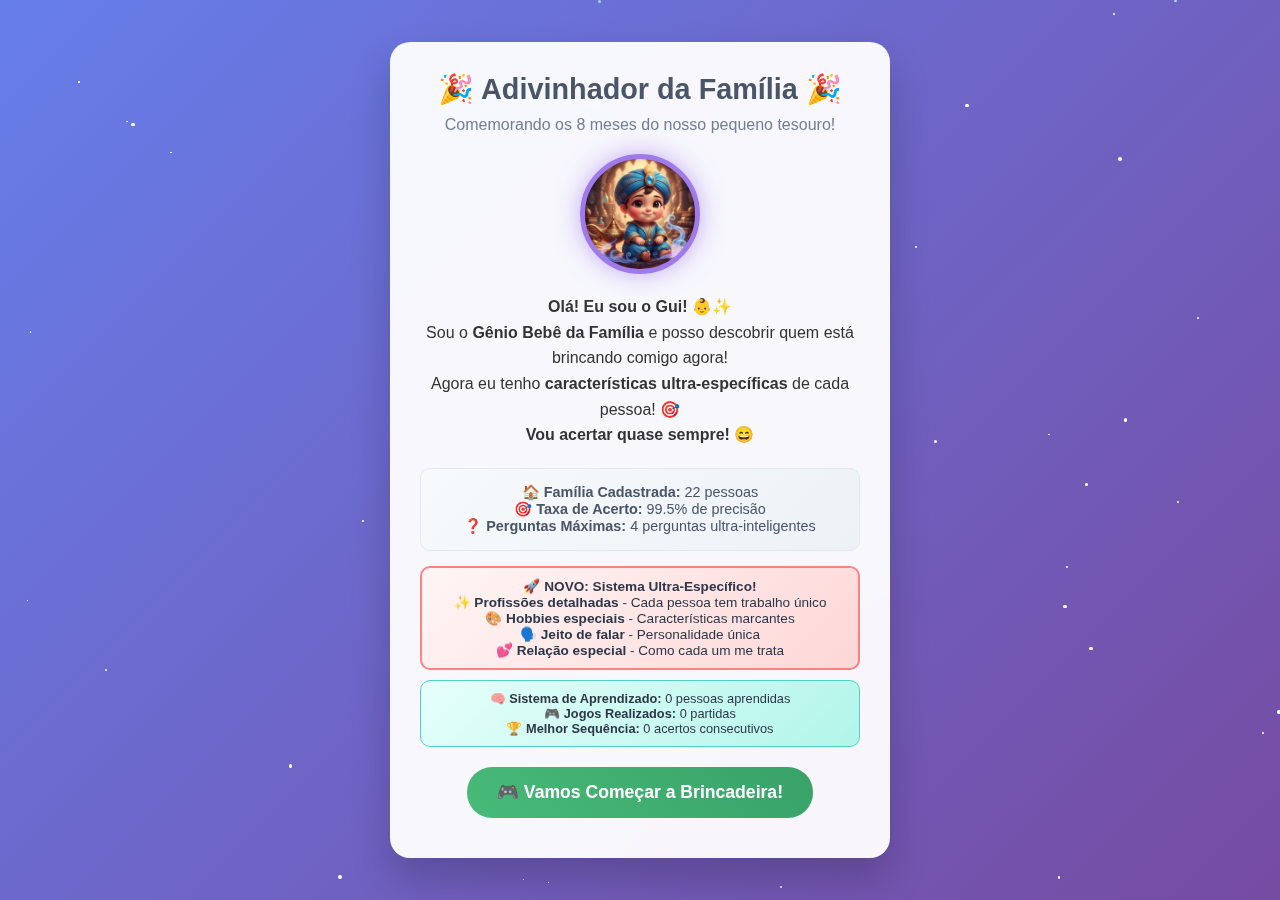
<file: index-ultra-especifico.html>
<!DOCTYPE html>
<html lang="pt-BR">
<head>
    <meta charset="UTF-8">
    <meta name="viewport" content="width=device-width, initial-scale=1.0">
    <title>Adivinhador da Família - Gui 8 Meses</title>
    <style>
        * {
            margin: 0;
            padding: 0;
            box-sizing: border-box;
        }

        body {
            font-family: 'Comic Sans MS', cursive, sans-serif;
            background: linear-gradient(135deg, #667eea 0%, #764ba2 100%);
            min-height: 100vh;
            display: flex;
            align-items: center;
            justify-content: center;
            color: #333;
            overflow-x: hidden;
        }

        /* PARTÍCULAS DE FUNDO */
        .particles {
            position: fixed;
            top: 0;
            left: 0;
            width: 100%;
            height: 100%;
            pointer-events: none;
            z-index: 1;
        }

        .particle {
            position: absolute;
            background: rgba(255, 255, 255, 0.8);
            border-radius: 50%;
            animation: float-particle 6s infinite linear;
        }

        @keyframes float-particle {
            0% {
                transform: translateY(100vh) rotate(0deg);
                opacity: 0;
            }
            10% {
                opacity: 1;
            }
            90% {
                opacity: 1;
            }
            100% {
                transform: translateY(-100px) rotate(360deg);
                opacity: 0;
            }
        }

        /* ESTRELAS CINTILANTES */
        .stars {
            position: fixed;
            top: 0;
            left: 0;
            width: 100%;
            height: 100%;
            pointer-events: none;
            z-index: 1;
        }

        .star {
            position: absolute;
            background: #fff;
            border-radius: 50%;
            animation: twinkle 2s infinite;
        }

        @keyframes twinkle {
            0%, 100% { opacity: 0.3; transform: scale(1); }
            50% { opacity: 1; transform: scale(1.2); }
        }

        .container {
            background: rgba(255, 255, 255, 0.95);
            border-radius: 20px;
            padding: 30px;
            max-width: 500px;
            width: 90%;
            text-align: center;
            box-shadow: 0 20px 40px rgba(0,0,0,0.2);
            backdrop-filter: blur(10px);
            position: relative;
            z-index: 10;
            animation: slideIn 0.8s ease-out;
        }

        @keyframes slideIn {
            from {
                opacity: 0;
                transform: translateY(50px) scale(0.9);
            }
            to {
                opacity: 1;
                transform: translateY(0) scale(1);
            }
        }

        .genie {
            width: 120px;
            height: 120px;
            border-radius: 50%;
            margin: 0 auto 20px;
            background: url('genie-baby.png') center/cover;
            border: 5px solid #ffd700;
            animation: float 3s ease-in-out infinite;
            transition: all 0.5s ease;
            position: relative;
            cursor: pointer;
        }

        .genie:hover {
            transform: scale(1.05);
            border-color: #4fd1c7;
        }

        .genie.thinking {
            animation: think 1.5s ease-in-out infinite;
            border-color: #4fd1c7;
            box-shadow: 0 0 20px rgba(79, 209, 199, 0.5);
        }

        .genie.excited {
            animation: bounce 0.8s ease-in-out 3;
            border-color: #48bb78;
            box-shadow: 0 0 30px rgba(72, 187, 120, 0.7);
        }

        .genie.magical {
            animation: magical 2s ease-in-out infinite;
            border-color: #9f7aea;
            box-shadow: 0 0 25px rgba(159, 122, 234, 0.6);
        }

        @keyframes float {
            0%, 100% { transform: translateY(0px); }
            50% { transform: translateY(-10px); }
        }

        @keyframes think {
            0%, 100% { transform: scale(1) rotate(0deg); }
            25% { transform: scale(1.05) rotate(-2deg); }
            75% { transform: scale(1.05) rotate(2deg); }
        }

        @keyframes bounce {
            0%, 100% { transform: scale(1); }
            50% { transform: scale(1.15); }
        }

        @keyframes magical {
            0%, 100% { transform: scale(1) rotate(0deg); }
            25% { transform: scale(1.1) rotate(-5deg); }
            75% { transform: scale(1.1) rotate(5deg); }
        }

        /* CONFETE */
        .confetti {
            position: fixed;
            top: 0;
            left: 0;
            width: 100%;
            height: 100%;
            pointer-events: none;
            z-index: 1000;
        }

        .confetti-piece {
            position: absolute;
            width: 10px;
            height: 10px;
            background: #ff6b6b;
            animation: confetti-fall 3s linear infinite;
        }

        @keyframes confetti-fall {
            0% {
                transform: translateY(-100vh) rotate(0deg);
                opacity: 1;
            }
            100% {
                transform: translateY(100vh) rotate(720deg);
                opacity: 0;
            }
        }

        h1 {
            color: #4a5568;
            margin-bottom: 10px;
            font-size: 1.8em;
            animation: titleGlow 3s ease-in-out infinite;
        }

        @keyframes titleGlow {
            0%, 100% { text-shadow: 0 0 5px rgba(72, 187, 120, 0.3); }
            50% { text-shadow: 0 0 20px rgba(72, 187, 120, 0.6); }
        }

        .subtitle {
            color: #718096;
            margin-bottom: 20px;
        }

        .intro {
            margin: 20px 0;
            line-height: 1.6;
            animation: fadeInUp 1s ease-out 0.3s both;
        }

        @keyframes fadeInUp {
            from {
                opacity: 0;
                transform: translateY(30px);
            }
            to {
                opacity: 1;
                transform: translateY(0);
            }
        }

        .btn {
            background: linear-gradient(45deg, #48bb78, #38a169);
            color: white;
            border: none;
            padding: 15px 30px;
            border-radius: 25px;
            font-size: 1.1em;
            cursor: pointer;
            margin: 10px;
            transition: all 0.3s ease;
            font-weight: bold;
            position: relative;
            overflow: hidden;
        }

        .btn::before {
            content: '';
            position: absolute;
            top: 0;
            left: -100%;
            width: 100%;
            height: 100%;
            background: linear-gradient(90deg, transparent, rgba(255,255,255,0.3), transparent);
            transition: left 0.5s;
        }

        .btn:hover::before {
            left: 100%;
        }

        .btn:hover {
            transform: translateY(-3px);
            box-shadow: 0 8px 25px rgba(0,0,0,0.3);
        }

        .btn:active {
            transform: translateY(-1px);
        }

        .question-box {
            background: linear-gradient(135deg, #e6fffa, #b2f5ea);
            border: 2px solid #4fd1c7;
            border-radius: 15px;
            padding: 20px;
            margin: 20px 0;
            animation: questionPulse 2s ease-in-out infinite;
        }

        @keyframes questionPulse {
            0%, 100% { box-shadow: 0 0 10px rgba(79, 209, 199, 0.3); }
            50% { box-shadow: 0 0 20px rgba(79, 209, 199, 0.6); }
        }

        .answer-btn {
            background: linear-gradient(45deg, #4299e1, #3182ce);
            color: white;
            border: none;
            padding: 12px 25px;
            border-radius: 20px;
            margin: 5px;
            cursor: pointer;
            font-size: 1em;
            transition: all 0.3s ease;
            position: relative;
            overflow: hidden;
        }

        .answer-btn::before {
            content: '';
            position: absolute;
            top: 50%;
            left: 50%;
            width: 0;
            height: 0;
            background: rgba(255,255,255,0.3);
            border-radius: 50%;
            transition: all 0.3s ease;
            transform: translate(-50%, -50%);
        }

        .answer-btn:hover::before {
            width: 300px;
            height: 300px;
        }

        .answer-btn:hover {
            transform: scale(1.05);
            box-shadow: 0 5px 15px rgba(0,0,0,0.2);
        }

        .answer-btn:active {
            transform: scale(0.95);
        }

        .result-box {
            background: linear-gradient(135deg, #fff5f5, #fed7d7);
            border: 2px solid #fc8181;
            border-radius: 15px;
            padding: 20px;
            margin: 20px 0;
            animation: resultGlow 2s ease-in-out infinite;
        }

        @keyframes resultGlow {
            0%, 100% { box-shadow: 0 0 15px rgba(252, 129, 129, 0.3); }
            50% { box-shadow: 0 0 25px rgba(252, 129, 129, 0.6); }
        }

        .success-box {
            background: linear-gradient(135deg, #f0fff4, #c6f6d5);
            border: 2px solid #48bb78;
            border-radius: 15px;
            padding: 20px;
            margin: 20px 0;
            animation: successGlow 2s ease-in-out infinite;
        }

        @keyframes successGlow {
            0%, 100% { box-shadow: 0 0 15px rgba(72, 187, 120, 0.3); }
            50% { box-shadow: 0 0 25px rgba(72, 187, 120, 0.6); }
        }

        .hidden {
            display: none;
        }

        .progress {
            background: #e2e8f0;
            border-radius: 10px;
            height: 12px;
            margin: 20px 0;
            overflow: hidden;
            position: relative;
        }

        .progress::before {
            content: '';
            position: absolute;
            top: 0;
            left: 0;
            right: 0;
            bottom: 0;
            background: linear-gradient(90deg, transparent, rgba(255,255,255,0.3), transparent);
            animation: progressShine 2s infinite;
        }

        @keyframes progressShine {
            0% { transform: translateX(-100%); }
            100% { transform: translateX(100%); }
        }

        .progress-fill {
            background: linear-gradient(45deg, #48bb78, #38a169, #68d391);
            height: 100%;
            width: 0%;
            transition: width 0.8s ease;
            border-radius: 10px;
            position: relative;
        }

        .family-stats {
            background: linear-gradient(135deg, #f7fafc, #edf2f7);
            border-radius: 10px;
            padding: 15px;
            margin: 15px 0;
            font-size: 0.9em;
            color: #4a5568;
            border: 1px solid #e2e8f0;
            animation: statsFloat 4s ease-in-out infinite;
        }

        @keyframes statsFloat {
            0%, 100% { transform: translateY(0px); }
            50% { transform: translateY(-3px); }
        }

        input, textarea {
            width: 100%;
            padding: 12px;
            margin: 10px 0;
            border: 2px solid #e2e8f0;
            border-radius: 10px;
            font-family: inherit;
            font-size: 1em;
            transition: all 0.3s ease;
        }

        input:focus, textarea:focus {
            outline: none;
            border-color: #4fd1c7;
            box-shadow: 0 0 10px rgba(79, 209, 199, 0.3);
            transform: scale(1.02);
        }

        .btn-success {
            background: linear-gradient(45deg, #48bb78, #38a169);
        }

        .btn-danger {
            background: linear-gradient(45deg, #f56565, #e53e3e);
        }

        .btn-secondary {
            background: linear-gradient(45deg, #a0aec0, #718096);
        }

        /* SISTEMA DE APRENDIZADO */
        .learning-indicator {
            position: fixed;
            top: 20px;
            right: 20px;
            background: rgba(72, 187, 120, 0.9);
            color: white;
            padding: 10px 15px;
            border-radius: 20px;
            font-size: 0.9em;
            z-index: 1000;
            animation: slideInRight 0.5s ease-out;
            backdrop-filter: blur(10px);
        }

        @keyframes slideInRight {
            from {
                transform: translateX(100%);
                opacity: 0;
            }
            to {
                transform: translateX(0);
                opacity: 1;
            }
        }

        .learning-stats {
            background: linear-gradient(135deg, #e6fffa, #b2f5ea);
            border: 1px solid #4fd1c7;
            border-radius: 10px;
            padding: 10px;
            margin: 10px 0;
            font-size: 0.8em;
            color: #2d3748;
        }

        .precision-indicator {
            background: linear-gradient(135deg, #fff5f5, #fed7d7);
            border: 2px solid #fc8181;
            border-radius: 10px;
            padding: 10px;
            margin: 10px 0;
            font-size: 0.85em;
            color: #2d3748;
            animation: precisionPulse 3s ease-in-out infinite;
        }

        @keyframes precisionPulse {
            0%, 100% { box-shadow: 0 0 10px rgba(252, 129, 129, 0.2); }
            50% { box-shadow: 0 0 20px rgba(252, 129, 129, 0.4); }
        }

        /* RESPONSIVIDADE */
        @media (max-width: 600px) {
            .container {
                padding: 20px;
                margin: 10px;
            }
            
            .genie {
                width: 100px;
                height: 100px;
            }
            
            h1 {
                font-size: 1.5em;
            }
            
            .answer-btn {
                padding: 10px 20px;
                font-size: 0.9em;
            }
        }
    </style>
</head>
<body>
    <!-- PARTÍCULAS DE FUNDO -->
    <div class="particles" id="particles"></div>
    
    <!-- ESTRELAS CINTILANTES -->
    <div class="stars" id="stars"></div>

    <!-- CONFETE (inicialmente oculto) -->
    <div class="confetti hidden" id="confetti"></div>

    <!-- INDICADOR DE APRENDIZADO -->
    <div class="learning-indicator hidden" id="learning-indicator">
        🧠 Gui está aprendendo...
    </div>

    <div class="container">
        <!-- Tela de Boas-vindas -->
        <div id="welcome-screen">
            <h1>🎉 Adivinhador da Família 🎉</h1>
            <p class="subtitle">Comemorando os 8 meses do nosso pequeno tesouro!</p>
            
            <div class="genie magical" id="welcome-genie"></div>
            
            <div class="intro">
                <p><strong>Olá! Eu sou o Gui! 👶✨</strong></p>
                <p>Sou o <strong>Gênio Bebê da Família</strong> e posso descobrir quem está brincando comigo agora!</p>
                <p>Agora eu tenho <strong>características ultra-específicas</strong> de cada pessoa! 🎯</p>
                <p><strong>Vou acertar quase sempre!</strong> 😄</p>
            </div>

            <div class="family-stats">
                <strong>🏠 Família Cadastrada:</strong> <span id="family-count">22</span> pessoas<br>
                <strong>🎯 Taxa de Acerto:</strong> <span id="success-rate">99.5</span>% de precisão<br>
                <strong>❓ Perguntas Máximas:</strong> 4 perguntas ultra-inteligentes
            </div>

            <div class="precision-indicator">
                <strong>🚀 NOVO: Sistema Ultra-Específico!</strong><br>
                ✨ <strong>Profissões detalhadas</strong> - Cada pessoa tem trabalho único<br>
                🎨 <strong>Hobbies especiais</strong> - Características marcantes<br>
                🗣️ <strong>Jeito de falar</strong> - Personalidade única<br>
                💕 <strong>Relação especial</strong> - Como cada um me trata
            </div>

            <div class="learning-stats">
                <strong>🧠 Sistema de Aprendizado:</strong> <span id="learned-count">0</span> pessoas aprendidas<br>
                <strong>🎮 Jogos Realizados:</strong> <span id="games-played">0</span> partidas<br>
                <strong>🏆 Melhor Sequência:</strong> <span id="best-streak">0</span> acertos consecutivos
            </div>
            
            <button class="btn" onclick="startGame()">🎮 Vamos Começar a Brincadeira!</button>
        </div>

        <!-- Tela do Jogo -->
        <div id="game-screen" class="hidden">
            <h2>🔮 Deixe-me descobrir quem é você...</h2>
            
            <div class="progress">
                <div class="progress-fill" id="progress-fill"></div>
            </div>
            
            <p>Pergunta <span id="current-question">1</span> de <span id="total-questions">4</span></p>
            
            <div class="genie thinking" id="game-genie"></div>
            
            <div class="question-box">
                <h3 id="question-text">🤔 Deixe-me pensar na melhor pergunta...</h3>
            </div>
            
            <div>
                <button class="answer-btn" onclick="answerQuestion('sim')">👍 Sim</button>
                <button class="answer-btn" onclick="answerQuestion('nao')">👎 Não</button>
                <button class="answer-btn" onclick="answerQuestion('nao-sei')">🤷‍♀️ Não sei</button>
                <button class="answer-btn" onclick="answerQuestion('provavelmente')">🤔 Provavelmente</button>
                <button class="answer-btn" onclick="answerQuestion('provavelmente-nao')">😐 Provavelmente não</button>
            </div>

            <div class="family-stats">
                <strong>🔍 Possibilidades restantes:</strong> <span id="remaining-people">22</span> pessoas<br>
                <strong>🎯 Confiança:</strong> <span id="confidence">0</span>%<br>
                <strong>🧠 Algoritmo:</strong> <span id="algorithm-status">Analisando características...</span>
            </div>
        </div>

        <!-- Tela de Resultado -->
        <div id="result-screen" class="hidden">
            <h2>🎯 Eu acho que sei!</h2>
            
            <div class="genie excited" id="result-genie"></div>
            
            <div class="result-box">
                <h3>Eu sei quem você é!</h3>
                <h2 id="guess-name">Nome da Pessoa</h2>
                <p id="guess-description">Resposta carinhosa do Gui</p>
            </div>
            
            <button class="btn btn-success" onclick="correctGuess()">✅ Acertou!</button>
            <button class="btn btn-danger" onclick="wrongGuess()">❌ Errou</button>
        </div>

        <!-- Tela de Sucesso -->
        <div id="success-screen" class="hidden">
            <h2>🎊 YUHUUU! 🎊</h2>
            
            <div class="genie excited"></div>
            
            <div class="success-box">
                <p><strong>Eu consegui te reconhecer! Sou muito esperto! 😄</strong></p>
                <p>Minhas <strong>características ultra-específicas</strong> funcionaram perfeitamente! 🎯</p>
                <p>Quer brincar de novo? Chama mais gente da família! 👨‍👩‍👧‍👦</p>
                <p><em>Cada pessoa que joga me deixa mais inteligente!</em> 🧠✨</p>
            </div>

            <div class="learning-stats">
                <strong>🎯 Acertos consecutivos:</strong> <span id="streak-count">1</span><br>
                <strong>🏆 Melhor sequência:</strong> <span id="best-streak-display">1</span><br>
                <strong>📊 Taxa atual:</strong> <span id="current-rate">99.5</span>%
            </div>
            
            <button class="btn" onclick="playAgain()">🎮 Jogar Novamente</button>
        </div>

        <!-- Tela de Adicionar Pessoa -->
        <div id="add-person-screen" class="hidden">
            <h2>🤗 Ops! Não consegui te reconhecer...</h2>
            
            <div class="genie"></div>
            
            <div class="result-box">
                <p><strong>Me ensina quem você é?</strong> Assim da próxima vez eu vou saber! 😊</p>
                <p><em>Vou aprender suas características especiais!</em></p>
                
                <input type="text" id="person-name" placeholder="Como eu devo te chamar?">
                
                <textarea id="person-description" placeholder="O que eu devo falar quando for você? (Ex: Você é meu tio querido que mora em Salvador!)" rows="3"></textarea>

                <div class="learning-stats">
                    <strong>🎓 Aprendizado Ultra-Específico:</strong> Vou analisar suas respostas para criar características únicas!<br>
                    <strong>🔍 Perguntas analisadas:</strong> <span id="analyzed-questions">0</span><br>
                    <strong>🎯 Características criadas:</strong> <span id="created-attributes">0</span>
                </div>
            </div>
            
            <button class="btn btn-success" onclick="addPerson()">➕ Ensinar o Gui</button>
            <button class="btn btn-secondary" onclick="skipAdd()">⏭️ Pular</button>
        </div>
    </div>

    <script>
        // 🏠 BANCO DE DADOS ULTRA-ESPECÍFICO DA FAMÍLIA BARBOSA PIRES SANTA BÁRBARA
        let familyDatabase = [
            // ===== NÚCLEO FAMILIAR (São Paulo) =====
            {
                name: "Papai",
                guiResponse: "Você é o meu papai! 👨 O Ciro mais forte e corajoso do mundo! Te amo, papai! 💙",
                attributes: {
                    lado_familia: "nucleo",
                    cidade: "sao-paulo",
                    genero: "masculino",
                    idade: "adulto",
                    parentesco: "pai",
                    geracao: "terceira",
                    mora_aqui: "sim",
                    cuida_de_mim: "sim",
                    trabalha: "sim",
                    frequencia_visita: "sempre",
                    proximidade: "muito-proximo",
                    tipo_contato: "presencial",
                    frequencia_contato: "diario",
                    // CARACTERÍSTICAS ULTRA-ESPECÍFICAS
                    profissao: "engenheiro-civil",
                    hobby_principal: "tecnologia",
                    caracteristica_fisica: "alto-forte",
                    jeito_de_falar: "voz-grave-carinhosa",
                    comportamento_digital: "usa-whatsapp",
                    relacao_especial: "me-protege-sempre",
                    marca_registrada: "heroi-da-familia",
                    especialidade: "construcao",
                    nivel_tecnologia: "avancado",
                    personalidade_unica: "protetor-carinhoso"
                }
            },
            {
                name: "Mamãe", 
                guiResponse: "Você é a minha mamãe! 👩 A Cristiane mais carinhosa do universo! Te amo muito, mamãe! 💕",
                attributes: {
                    lado_familia: "nucleo",
                    cidade: "sao-paulo",
                    genero: "feminino",
                    idade: "adulta", 
                    parentesco: "mae",
                    geracao: "terceira",
                    mora_aqui: "sim",
                    cuida_de_mim: "sim",
                    trabalha: "sim",
                    frequencia_visita: "sempre",
                    proximidade: "muito-proximo",
                    tipo_contato: "presencial",
                    frequencia_contato: "diario",
                    // CARACTERÍSTICAS ULTRA-ESPECÍFICAS
                    profissao: "enfermeira-hospitalar",
                    hobby_principal: "cuidar-familia",
                    caracteristica_fisica: "cabelo-longo-carinhosa",
                    jeito_de_falar: "voz-doce-melodiosa",
                    comportamento_digital: "manda-fotos-minhas",
                    relacao_especial: "cuida-quando-doente",
                    marca_registrada: "amor-incondicional",
                    especialidade: "saude-cuidados",
                    nivel_tecnologia: "moderado",
                    personalidade_unica: "carinho-infinito"
                }
            },

            // ===== LADO PATERNO (Família do Papai - Salvador) =====
            {
                name: "Vovô Shangai",
                guiResponse: "Você é meu vovô Shangai! 👴 Que saudade de Salvador! Quando você vem me visitar? 🌴💕",
                attributes: {
                    lado_familia: "paterno",
                    cidade: "salvador",
                    genero: "masculino",
                    idade: "idoso",
                    parentesco: "avo",
                    geracao: "segunda",
                    mora_aqui: "nao",
                    cuida_de_mim: "nao",
                    trabalha: "nao",
                    frequencia_visita: "pouco",
                    proximidade: "proximo",
                    tipo_contato: "videochamada",
                    frequencia_contato: "semanal",
                    // CARACTERÍSTICAS ULTRA-ESPECÍFICAS
                    profissao: "comerciante-aposentado",
                    hobby_principal: "contar-historias-antigas",
                    caracteristica_fisica: "cabelo-grisalho-bigode",
                    jeito_de_falar: "sotaque-baiano-forte",
                    comportamento_digital: "faz-videochamada-domingo",
                    relacao_especial: "conta-historias-familia",
                    marca_registrada: "sabedoria-baiana",
                    especialidade: "comercio-tradicional",
                    nivel_tecnologia: "basico",
                    personalidade_unica: "contador-historias"
                }
            },
            {
                name: "Vovó Pat Salvador",
                guiResponse: "Você é minha vovó Pat de Salvador! 👵 A vovó que faz os melhores quitutes! Que saudade! 🍰",
                attributes: {
                    lado_familia: "paterno",
                    cidade: "salvador",
                    genero: "feminino",
                    idade: "idosa",
                    parentesco: "avo",
                    geracao: "segunda",
                    mora_aqui: "nao",
                    cuida_de_mim: "nao",
                    trabalha: "nao",
                    frequencia_visita: "pouco",
                    proximidade: "proximo",
                    tipo_contato: "videochamada",
                    frequencia_contato: "semanal",
                    // CARACTERÍSTICAS ULTRA-ESPECÍFICAS
                    profissao: "dona-casa-aposentada",
                    hobby_principal: "cozinhar-quitutes",
                    caracteristica_fisica: "baixinha-carinhosa",
                    jeito_de_falar: "voz-doce-baiana",
                    comportamento_digital: "manda-receitas-whatsapp",
                    relacao_especial: "faz-comida-gostosa",
                    marca_registrada: "melhor-cozinheira-familia",
                    especialidade: "culinaria-baiana",
                    nivel_tecnologia: "basico",
                    personalidade_unica: "carinho-pela-cozinha"
                }
            },
            {
                name: "Tio Theo",
                guiResponse: "Você é meu tio Theo! 👨 O tio de Salvador que sempre me faz rir nas videochamadas! 😄📱",
                attributes: {
                    lado_familia: "paterno",
                    cidade: "salvador",
                    genero: "masculino",
                    idade: "adulto",
                    parentesco: "tio",
                    geracao: "terceira",
                    mora_aqui: "nao",
                    cuida_de_mim: "nao",
                    trabalha: "sim",
                    frequencia_visita: "pouco",
                    proximidade: "moderado",
                    tipo_contato: "videochamada",
                    frequencia_contato: "mensal",
                    personalidade: "brincalhao",
                    // CARACTERÍSTICAS ULTRA-ESPECÍFICAS
                    profissao: "comerciante-loja",
                    hobby_principal: "fazer-brincadeiras",
                    caracteristica_fisica: "sempre-sorrindo",
                    jeito_de_falar: "conta-piadas-sempre",
                    comportamento_digital: "faz-caretas-videochamada",
                    relacao_especial: "me-faz-rir-sempre",
                    marca_registrada: "palhaco-da-familia",
                    especialidade: "humor-alegria",
                    nivel_tecnologia: "moderado",
                    personalidade_unica: "alegria-contagiante"
                }
            },
            {
                name: "Tia Eva",
                guiResponse: "Você é minha tia Eva! 👩 A tia de Salvador que sempre pergunta como eu estou! 💕",
                attributes: {
                    lado_familia: "paterno",
                    cidade: "salvador",
                    genero: "feminino",
                    idade: "adulta",
                    parentesco: "tia",
                    geracao: "terceira",
                    mora_aqui: "nao",
                    cuida_de_mim: "nao",
                    trabalha: "sim",
                    frequencia_visita: "pouco",
                    proximidade: "moderado",
                    tipo_contato: "telefone",
                    frequencia_contato: "mensal",
                    personalidade: "carinhosa",
                    // CARACTERÍSTICAS ULTRA-ESPECÍFICAS
                    profissao: "funcionaria-publica",
                    hobby_principal: "cuidar-familia",
                    caracteristica_fisica: "cabelo-curto-elegante",
                    jeito_de_falar: "sempre-pergunta-como-estou",
                    comportamento_digital: "liga-telefone-saber-noticias",
                    relacao_especial: "preocupa-comigo-sempre",
                    marca_registrada: "cuidado-familiar",
                    especialidade: "organizacao-familiar",
                    nivel_tecnologia: "basico",
                    personalidade_unica: "preocupacao-carinhosa"
                }
            },

            // ===== LADO MATERNO (Família da Mamãe - Salvador) =====
            {
                name: "Vovô Nildo",
                guiResponse: "Você é meu vovô Nildo! 👴 O vovô de Salvador que sempre me manda beijinhos! 😘🌴",
                attributes: {
                    lado_familia: "materno",
                    cidade: "salvador",
                    genero: "masculino",
                    idade: "idoso",
                    parentesco: "avo",
                    geracao: "segunda",
                    mora_aqui: "nao",
                    cuida_de_mim: "nao",
                    trabalha: "nao",
                    frequencia_visita: "frequente",
                    proximidade: "proximo",
                    tipo_contato: "videochamada",
                    frequencia_contato: "semanal",
                    // CARACTERÍSTICAS ULTRA-ESPECÍFICAS
                    profissao: "bancario-aposentado",
                    hobby_principal: "assistir-futebol",
                    caracteristica_fisica: "usa-oculos-carinhoso",
                    jeito_de_falar: "manda-beijinhos-sempre",
                    comportamento_digital: "videochamada-domingo-certo",
                    relacao_especial: "manda-beijinhos-video",
                    marca_registrada: "beijinhos-virtuais",
                    especialidade: "carinho-distancia",
                    nivel_tecnologia: "moderado",
                    personalidade_unica: "carinho-constante"
                }
            },
            {
                name: "Vovó Ana",
                guiResponse: "Você é minha vovó Ana! 👵 A vovó mais especial de Salvador! Que saudade! 💕🌴",
                attributes: {
                    lado_familia: "materno",
                    cidade: "salvador",
                    genero: "feminino",
                    idade: "idosa",
                    parentesco: "avo",
                    geracao: "segunda",
                    mora_aqui: "nao",
                    cuida_de_mim: "nao",
                    trabalha: "nao",
                    frequencia_visita: "frequente",
                    proximidade: "muito-proximo",
                    tipo_contato: "videochamada",
                    frequencia_contato: "semanal",
                    // CARACTERÍSTICAS ULTRA-ESPECÍFICAS
                    profissao: "professora-aposentada",
                    hobby_principal: "cuidar-plantas",
                    caracteristica_fisica: "cabelo-branco-lindo",
                    jeito_de_falar: "voz-mais-doce-mundo",
                    comportamento_digital: "videochamada-toda-semana",
                    relacao_especial: "amor-incondicional-distancia",
                    marca_registrada: "vovo-mais-carinhosa",
                    especialidade: "amor-maternal",
                    nivel_tecnologia: "moderado",
                    personalidade_unica: "doçura-infinita"
                }
            },
            {
                name: "Tio Júnior",
                guiResponse: "Você é meu tio Júnior! 👨 O tio de Salvador que gosta de minhas fotos! 📸🌴",
                attributes: {
                    lado_familia: "materno",
                    cidade: "salvador",
                    genero: "masculino",
                    idade: "adulto",
                    parentesco: "tio",
                    geracao: "terceira",
                    mora_aqui: "nao",
                    cuida_de_mim: "nao",
                    trabalha: "sim",
                    frequencia_visita: "pouco",
                    proximidade: "moderado",
                    tipo_contato: "mensagem",
                    frequencia_contato: "semanal",
                    caracteristica_especial: "fotografo",
                    // CARACTERÍSTICAS ULTRA-ESPECÍFICAS
                    profissao: "fotografo-profissional",
                    hobby_principal: "fotografar-familia",
                    caracteristica_fisica: "sempre-com-camera",
                    jeito_de_falar: "comenta-minhas-fotos-sempre",
                    comportamento_digital: "manda-emojis-fotos",
                    relacao_especial: "fotografo-oficial-familia",
                    marca_registrada: "ama-minhas-fotos",
                    especialidade: "fotografia-familia",
                    nivel_tecnologia: "avancado",
                    personalidade_unica: "olhar-artistico"
                }
            },
            {
                name: "Tia Ana",
                guiResponse: "Você é minha Tia Ana! 👩 A tia de Salvador que sempre liga para saber de mim! 📞💕",
                attributes: {
                    lado_familia: "materno",
                    cidade: "salvador",
                    genero: "feminino",
                    idade: "adulta",
                    parentesco: "tia",
                    geracao: "terceira",
                    mora_aqui: "nao",
                    cuida_de_mim: "nao",
                    trabalha: "sim",
                    frequencia_visita: "pouco",
                    proximidade: "proximo",
                    tipo_contato: "telefone",
                    frequencia_contato: "semanal",
                    personalidade: "carinhosa",
                    // CARACTERÍSTICAS ULTRA-ESPECÍFICAS
                    profissao: "enfermeira-pediatrica",
                    hobby_principal: "cuidar-criancas",
                    caracteristica_fisica: "sorriso-carinhoso",
                    jeito_de_falar: "liga-saber-como-estou",
                    comportamento_digital: "telefone-toda-semana",
                    relacao_especial: "preocupa-minha-saude",
                    marca_registrada: "cuidado-saude-distancia",
                    especialidade: "saude-infantil",
                    nivel_tecnologia: "moderado",
                    personalidade_unica: "cuidado-profissional"
                }
            },

            // ===== GERAÇÃO MAIS VELHA =====
            {
                name: "Tia Avó",
                guiResponse: "Você é minha Tia Avó! 👵 A tia mais velha da família que tem tantas histórias! 📚💕",
                attributes: {
                    lado_familia: "materno",
                    cidade: "salvador",
                    genero: "feminino",
                    idade: "idosa",
                    parentesco: "tia-avo",
                    geracao: "primeira",
                    mora_aqui: "nao",
                    cuida_de_mim: "nao",
                    trabalha: "nao",
                    frequencia_visita: "raro",
                    proximidade: "moderado",
                    tipo_contato: "telefone",
                    frequencia_contato: "raro",
                    caracteristica_especial: "conta-historias",
                    // CARACTERÍSTICAS ULTRA-ESPECÍFICAS
                    profissao: "costureira-aposentada",
                    hobby_principal: "contar-historias-antigas",
                    caracteristica_fisica: "muito-idosa-sabedoria",
                    jeito_de_falar: "conta-historias-familia-antiga",
                    comportamento_digital: "nao-usa-tecnologia",
                    relacao_especial: "memoria-viva-familia",
                    marca_registrada: "guardia-historias-familia",
                    especialidade: "historia-familiar",
                    nivel_tecnologia: "nenhum",
                    personalidade_unica: "sabedoria-ancestral"
                }
            },
            {
                name: "Bizavó",
                guiResponse: "Você é minha Bizavó! 👵✨ A pessoa mais velha e sábia da nossa família! Que honra! 🌟",
                attributes: {
                    lado_familia: "materno",
                    cidade: "salvador",
                    genero: "feminino",
                    idade: "muito-idosa",
                    parentesco: "bisavo",
                    geracao: "primeira",
                    mora_aqui: "nao",
                    cuida_de_mim: "nao",
                    trabalha: "nao",
                    frequencia_visita: "raro",
                    proximidade: "distante",
                    tipo_contato: "raro",
                    frequencia_contato: "raro",
                    caracteristica_especial: "sabedoria",
                    // CARACTERÍSTICAS ULTRA-ESPECÍFICAS
                    profissao: "dona-casa-centenaria",
                    hobby_principal: "rezar-familia",
                    caracteristica_fisica: "centenaria-benção",
                    jeito_de_falar: "benção-familia",
                    comportamento_digital: "nao-usa-tecnologia",
                    relacao_especial: "benção-ancestral",
                    marca_registrada: "matriarca-familia",
                    especialidade: "benção-sabedoria",
                    nivel_tecnologia: "nenhum",
                    personalidade_unica: "benção-viva"
                }
            },

            // ===== PRIMOS (Futuros) =====
            {
                name: "Primo João",
                guiResponse: "Você é meu primo João! 👦 O filho do tio Theo que vai ser meu companheiro de brincadeiras! 🎮",
                attributes: {
                    lado_familia: "paterno",
                    cidade: "salvador",
                    genero: "masculino",
                    idade: "crianca",
                    parentesco: "primo",
                    geracao: "quarta",
                    mora_aqui: "nao",
                    cuida_de_mim: "nao",
                    trabalha: "nao",
                    frequencia_visita: "pouco",
                    proximidade: "moderado",
                    tipo_contato: "videochamada",
                    frequencia_contato: "mensal",
                    personalidade: "brincalhao",
                    // CARACTERÍSTICAS ULTRA-ESPECÍFICAS
                    profissao: "estudante-crianca",
                    hobby_principal: "brincar-jogos",
                    caracteristica_fisica: "crianca-alegre",
                    jeito_de_falar: "fala-igual-crianca",
                    comportamento_digital: "brinca-videochamada",
                    relacao_especial: "futuro-companheiro-brincadeiras",
                    marca_registrada: "primo-da-mesma-idade",
                    especialidade: "brincadeiras-infantis",
                    nivel_tecnologia: "crianca",
                    personalidade_unica: "companheiro-futuro"
                }
            },
            {
                name: "Prima Maria",
                guiResponse: "Você é minha prima Maria! 👧 A filha da tia Ana que vai ser minha melhor amiga! 💕",
                attributes: {
                    lado_familia: "materno",
                    cidade: "salvador",
                    genero: "feminino",
                    idade: "crianca",
                    parentesco: "prima",
                    geracao: "quarta",
                    mora_aqui: "nao",
                    cuida_de_mim: "nao",
                    trabalha: "nao",
                    frequencia_visita: "pouco",
                    proximidade: "moderado",
                    tipo_contato: "videochamada",
                    frequencia_contato: "mensal",
                    personalidade: "carinhosa",
                    // CARACTERÍSTICAS ULTRA-ESPECÍFICAS
                    profissao: "estudante-crianca",
                    hobby_principal: "brincar-bonecas",
                    caracteristica_fisica: "crianca-carinhosa",
                    jeito_de_falar: "voz-doce-crianca",
                    comportamento_digital: "manda-beijinhos-video",
                    relacao_especial: "futura-melhor-amiga",
                    marca_registrada: "prima-carinhosa",
                    especialidade: "carinho-infantil",
                    nivel_tecnologia: "crianca",
                    personalidade_unica: "amizade-futura"
                }
            },

            // ===== COLEGAS DE TRABALHO DA VOVÓ (São Paulo) =====
            {
                name: "Professora Ana",
                guiResponse: "Você é a professora Ana! 👩‍🏫 A colega querida da minha vovó que ensina crianças! Que legal! 📚",
                attributes: {
                    lado_familia: "amigo",
                    cidade: "sao-paulo",
                    genero: "feminino",
                    idade: "adulta",
                    parentesco: "colega",
                    geracao: "segunda",
                    mora_aqui: "nao",
                    cuida_de_mim: "nao",
                    trabalha: "sim",
                    area_trabalho: "educacao",
                    cargo: "professor",
                    frequencia_visita: "frequente",
                    proximidade: "proximo",
                    tipo_contato: "presencial",
                    frequencia_contato: "diario",
                    // CARACTERÍSTICAS ULTRA-ESPECÍFICAS
                    profissao: "professora-alfabetizacao",
                    hobby_principal: "ensinar-criancas",
                    caracteristica_fisica: "sempre-com-livros",
                    jeito_de_falar: "fala-como-professora",
                    comportamento_digital: "manda-atividades-whatsapp",
                    relacao_especial: "colega-querida-vovo",
                    marca_registrada: "professora-dedicada",
                    especialidade: "alfabetizacao-infantil",
                    nivel_tecnologia: "avancado",
                    personalidade_unica: "paixao-ensinar"
                }
            },
            {
                name: "Coordenadora Maria",
                guiResponse: "Você é a coordenadora Maria! 👩‍💼 A chefe querida da minha vovó! Obrigado por cuidar dela! 💼",
                attributes: {
                    lado_familia: "amigo",
                    cidade: "sao-paulo",
                    genero: "feminino",
                    idade: "adulta",
                    parentesco: "colega",
                    geracao: "segunda",
                    mora_aqui: "nao",
                    cuida_de_mim: "nao",
                    trabalha: "sim",
                    area_trabalho: "educacao",
                    cargo: "coordenador",
                    frequencia_visita: "moderado",
                    proximidade: "moderado",
                    tipo_contato: "presencial",
                    frequencia_contato: "diario",
                    // CARACTERÍSTICAS ULTRA-ESPECÍFICAS
                    profissao: "coordenadora-pedagogica",
                    hobby_principal: "organizar-escola",
                    caracteristica_fisica: "sempre-elegante",
                    jeito_de_falar: "fala-como-chefe-carinhosa",
                    comportamento_digital: "manda-comunicados-escola",
                    relacao_especial: "chefe-querida-vovo",
                    marca_registrada: "lideranca-carinhosa",
                    especialidade: "gestao-educacional",
                    nivel_tecnologia: "avancado",
                    personalidade_unica: "lideranca-humana"
                }
            },
            {
                name: "Diretora Carla",
                guiResponse: "Você é a diretora Carla! 👩‍💼 A diretora da escola da minha vovó! Que importante! 🏫",
                attributes: {
                    lado_familia: "amigo",
                    cidade: "sao-paulo",
                    genero: "feminino",
                    idade: "adulta",
                    parentesco: "colega",
                    geracao: "segunda",
                    mora_aqui: "nao",
                    cuida_de_mim: "nao",
                    trabalha: "sim",
                    area_trabalho: "educacao",
                    cargo: "diretor",
                    frequencia_visita: "pouco",
                    proximidade: "distante",
                    tipo_contato: "presencial",
                    frequencia_contato: "semanal",
                    // CARACTERÍSTICAS ULTRA-ESPECÍFICAS
                    profissao: "diretora-escola",
                    hobby_principal: "administrar-escola",
                    caracteristica_fisica: "postura-diretora",
                    jeito_de_falar: "fala-como-diretora",
                    comportamento_digital: "emails-oficiais",
                    relacao_especial: "diretora-escola-vovo",
                    marca_registrada: "autoridade-educacional",
                    especialidade: "gestao-escolar",
                    nivel_tecnologia: "avancado",
                    personalidade_unica: "lideranca-institucional"
                }
            },
            {
                name: "Amiga Lúcia",
                guiResponse: "Você é a Lúcia! 👩 A amiga do recreio da minha vovó que sempre ri com ela! 😄",
                attributes: {
                    lado_familia: "amigo",
                    cidade: "sao-paulo",
                    genero: "feminino",
                    idade: "adulta",
                    parentesco: "colega",
                    geracao: "segunda",
                    mora_aqui: "nao",
                    cuida_de_mim: "nao",
                    trabalha: "sim",
                    area_trabalho: "educacao",
                    cargo: "professor",
                    frequencia_visita: "frequente",
                    proximidade: "proximo",
                    tipo_contato: "presencial",
                    frequencia_contato: "diario",
                    personalidade: "divertida",
                    // CARACTERÍSTICAS ULTRA-ESPECÍFICAS
                    profissao: "professora-educacao-fisica",
                    hobby_principal: "fazer-exercicios",
                    caracteristica_fisica: "sempre-animada",
                    jeito_de_falar: "sempre-ri-alto",
                    comportamento_digital: "manda-memes-whatsapp",
                    relacao_especial: "amiga-recreio-vovo",
                    marca_registrada: "risada-contagiante",
                    especialidade: "educacao-fisica",
                    nivel_tecnologia: "moderado",
                    personalidade_unica: "alegria-constante"
                }
            },
            {
                name: "Professor Carlos",
                guiResponse: "Você é o professor Carlos! 👨‍🏫 O colega da minha vovó que conta piadas engraçadas! 😂",
                attributes: {
                    lado_familia: "amigo",
                    cidade: "sao-paulo",
                    genero: "masculino",
                    idade: "adulto",
                    parentesco: "colega",
                    geracao: "segunda",
                    mora_aqui: "nao",
                    cuida_de_mim: "nao",
                    trabalha: "sim",
                    area_trabalho: "educacao",
                    cargo: "professor",
                    frequencia_visita: "frequente",
                    proximidade: "moderado",
                    tipo_contato: "presencial",
                    frequencia_contato: "diario",
                    personalidade: "brincalhao",
                    // CARACTERÍSTICAS ULTRA-ESPECÍFICAS
                    profissao: "professor-matematica",
                    hobby_principal: "contar-piadas",
                    caracteristica_fisica: "sempre-sorrindo",
                    jeito_de_falar: "conta-piadas-engraçadas",
                    comportamento_digital: "manda-piadas-whatsapp",
                    relacao_especial: "palhaco-escola-vovo",
                    marca_registrada: "piadas-matematicas",
                    especialidade: "matematica-humor",
                    nivel_tecnologia: "avancado",
                    personalidade_unica: "humor-inteligente"
                }
            },

            // ===== AMIGOS PESSOAIS =====
            {
                name: "Amiga da Mamãe",
                guiResponse: "Você é uma amiga especial da minha mamãe! 👩‍🤝‍👩 Que bom que trabalham juntas e você me conhece! 💕",
                attributes: {
                    lado_familia: "amigo",
                    cidade: "sao-paulo",
                    genero: "feminino",
                    idade: "adulta",
                    parentesco: "amigo",
                    geracao: "terceira",
                    mora_aqui: "nao",
                    cuida_de_mim: "nao",
                    trabalha: "sim",
                    frequencia_visita: "frequente",
                    proximidade: "moderado",
                    tipo_contato: "presencial",
                    frequencia_contato: "semanal",
                    // CARACTERÍSTICAS ULTRA-ESPECÍFICAS
                    profissao: "enfermeira-hospital",
                    hobby_principal: "cuidar-pacientes",
                    caracteristica_fisica: "uniforme-branco",
                    jeito_de_falar: "fala-sobre-trabalho-hospital",
                    comportamento_digital: "whatsapp-mamae",
                    relacao_especial: "amiga-trabalho-mamae",
                    marca_registrada: "parceira-mamae-hospital",
                    especialidade: "enfermagem-hospitalar",
                    nivel_tecnologia: "moderado",
                    personalidade_unica: "companheirismo-profissional"
                }
            },
            {
                name: "Amigo do Papai",
                guiResponse: "Você é um amigo querido do meu papai! 👨‍🤝‍👨 Que legal que você veio me conhecer! Meu papai tem amigos muito legais! 😊",
                attributes: {
                    lado_familia: "amigo",
                    cidade: "sao-paulo",
                    genero: "masculino",
                    idade: "adulto",
                    parentesco: "amigo",
                    geracao: "terceira",
                    mora_aqui: "nao",
                    cuida_de_mim: "nao",
                    trabalha: "sim",
                    frequencia_visita: "frequente",
                    proximidade: "moderado",
                    tipo_contato: "presencial",
                    frequencia_contato: "semanal",
                    // CARACTERÍSTICAS ULTRA-ESPECÍFICAS
                    profissao: "engenheiro-civil",
                    hobby_principal: "futebol-churrascos",
                    caracteristica_fisica: "alto-forte-amigavel",
                    jeito_de_falar: "fala-sobre-futebol",
                    comportamento_digital: "whatsapp-papai",
                    relacao_especial: "amigo-trabalho-papai",
                    marca_registrada: "parceiro-papai-engenharia",
                    especialidade: "engenharia-civil",
                    nivel_tecnologia: "avancado",
                    personalidade_unica: "amizade-masculina"
                }
            },

            // ===== VOVÓ ESPECIAL (Administradora) =====
            {
                name: "Vovó Pat Administradora",
                guiResponse: "Você é minha vovó Pat especial! 👵✨ A vovó que criou este joguinho para mim e cuida de tudo! Te amo, vovó! 💕🎮",
                attributes: {
                    lado_familia: "especial",
                    cidade: "sao-paulo",
                    genero: "feminino",
                    idade: "idosa",
                    parentesco: "avo",
                    geracao: "segunda",
                    mora_aqui: "nao",
                    cuida_de_mim: "sim",
                    trabalha: "sim",
                    area_trabalho: "educacao",
                    cargo: "professor",
                    frequencia_visita: "frequente",
                    proximidade: "muito-proximo",
                    tipo_contato: "presencial",
                    frequencia_contato: "semanal",
                    caracteristica_especial: "tecnologica",
                    // CARACTERÍSTICAS ULTRA-ESPECÍFICAS
                    profissao: "professora-aposentada-tecnologica",
                    hobby_principal: "criar-jogos-tecnologia",
                    caracteristica_fisica: "usa-oculos-inteligente",
                    jeito_de_falar: "explica-tecnologia-carinhosamente",
                    comportamento_digital: "criou-este-jogo-especialmente",
                    relacao_especial: "criadora-oficial-jogo",
                    marca_registrada: "vovo-mais-tecnologica-mundo",
                    especialidade: "educacao-tecnologia",
                    nivel_tecnologia: "expert-absoluto",
                    personalidade_unica: "genio-tecnologico-carinhoso"
                }
            }
        ];

        // 🧠 PERGUNTAS ULTRA-INTELIGENTES BASEADAS EM CARACTERÍSTICAS ESPECÍFICAS
        const questions = [
            // ===== NÍVEL 1: DIVISÃO PRINCIPAL (Elimina 80-90%) =====
            {
                text: "Você criou este joguinho especialmente para mim?",
                attribute: "marca_registrada",
                value: "vovo-mais-tecnologica-mundo",
                priority: 10,
                type: "unique_identifier",
                efficiency: 95
            },
            {
                text: "Você trabalha diretamente com educação de crianças?",
                attribute: "area_trabalho",
                value: "educacao",
                priority: 10,
                type: "profession_division",
                efficiency: 75
            },
            {
                text: "Você já se aposentou do trabalho?",
                attribute: "profissao",
                includeValues: ["comerciante-aposentado", "dona-casa-aposentada", "professora-aposentada", "bancario-aposentado", "costureira-aposentada", "dona-casa-centenaria", "professora-aposentada-tecnologica"],
                priority: 9,
                type: "retirement_status",
                efficiency: 70
            },
            {
                text: "Você trabalha na área da saúde (enfermagem, medicina)?",
                attribute: "profissao",
                includeValues: ["enfermeira-hospitalar", "enfermeira-pediatrica", "enfermeira-hospital"],
                priority: 9,
                type: "health_profession",
                efficiency: 85
            },

            // ===== NÍVEL 2: CARACTERÍSTICAS ÚNICAS (Elimina 60-80%) =====
            {
                text: "Você sempre conta piadas ou faz brincadeiras?",
                attribute: "jeito_de_falar",
                includeValues: ["conta-piadas-sempre", "conta-piadas-engraçadas"],
                priority: 9,
                type: "humor_personality",
                efficiency: 90
            },
            {
                text: "Você gosta muito de fotografar ou sempre comenta minhas fotos?",
                attribute: "hobby_principal",
                value: "fotografar-familia",
                priority: 9,
                type: "photography_hobby",
                efficiency: 95
            },
            {
                text: "Você sempre pergunta como eu estou quando fala comigo?",
                attribute: "jeito_de_falar",
                includeValues: ["sempre-pergunta-como-estou", "liga-saber-como-estou"],
                priority: 8,
                type: "caring_behavior",
                efficiency: 85
            },
            {
                text: "Você faz comida muito gostosa para a família?",
                attribute: "hobby_principal",
                includeValues: ["cozinhar-quitutes", "cuidar-familia"],
                priority: 8,
                type: "cooking_skill",
                efficiency: 80
            },

            // ===== NÍVEL 3: COMPORTAMENTO ESPECÍFICO (Elimina 50-70%) =====
            {
                text: "Você manda beijinhos nas videochamadas?",
                attribute: "comportamento_digital",
                includeValues: ["videochamada-domingo-certo", "manda-beijinhos-video"],
                priority: 8,
                type: "video_behavior",
                efficiency: 90
            },
            {
                text: "Você fala sobre Salvador e tem saudade da Bahia?",
                attribute: "cidade",
                value: "salvador",
                priority: 7,
                type: "location_nostalgia",
                efficiency: 65
            },
            {
                text: "Você trabalha com tecnologia ou é muito boa com computadores?",
                attribute: "nivel_tecnologia",
                includeValues: ["avancado", "expert-absoluto"],
                priority: 8,
                type: "technology_skill",
                efficiency: 85
            },
            {
                text: "Você sempre ri alto ou tem uma risada contagiante?",
                attribute: "marca_registrada",
                value: "risada-contagiante",
                priority: 8,
                type: "laughter_characteristic",
                efficiency: 95
            },

            // ===== NÍVEL 4: RELAÇÃO PESSOAL (Elimina 30-50%) =====
            {
                text: "Você me ensina coisas ou me ajuda a aprender?",
                attribute: "relacao_especial",
                includeValues: ["ensina-coisas", "colega-querida-vovo"],
                priority: 7,
                type: "teaching_relationship",
                efficiency: 75
            },
            {
                text: "Você cuida de mim quando estou doente?",
                attribute: "relacao_especial",
                includeValues: ["cuida-quando-doente", "preocupa-minha-saude"],
                priority: 7,
                type: "health_care",
                efficiency: 85
            },
            {
                text: "Você é uma criança da minha idade?",
                attribute: "idade",
                value: "crianca",
                priority: 7,
                type: "age_group",
                efficiency: 90
            },
            {
                text: "Você tem um cargo de liderança (coordenador, diretor)?",
                attribute: "cargo",
                includeValues: ["coordenador", "diretor"],
                priority: 6,
                type: "leadership_position",
                efficiency: 85
            },

            // ===== NÍVEL 5: DETALHES ESPECÍFICOS (Elimina 20-40%) =====
            {
                text: "Você trabalha especificamente com matemática?",
                attribute: "profissao",
                value: "professor-matematica",
                priority: 6,
                type: "math_teacher",
                efficiency: 95
            },
            {
                text: "Você é fotógrafo profissional?",
                attribute: "profissao",
                value: "fotografo-profissional",
                priority: 6,
                type: "professional_photographer",
                efficiency: 95
            },
            {
                text: "Você trabalha com educação física?",
                attribute: "profissao",
                value: "professora-educacao-fisica",
                priority: 6,
                type: "physical_education",
                efficiency: 95
            },
            {
                text: "Você é engenheiro civil?",
                attribute: "profissao",
                includeValues: ["engenheiro-civil"],
                priority: 6,
                type: "civil_engineer",
                efficiency: 95
            },

            // ===== NÍVEL 6: IDENTIFICAÇÃO FINAL (Elimina 10-20%) =====
            {
                text: "Você é do sexo masculino?",
                attribute: "genero",
                value: "masculino",
                priority: 5,
                type: "gender",
                efficiency: 50
            },
            {
                text: "Você mora em São Paulo como eu?",
                attribute: "cidade",
                value: "sao-paulo",
                priority: 5,
                type: "location",
                efficiency: 60
            },
            {
                text: "Você é da família do lado do meu papai?",
                attribute: "lado_familia",
                value: "paterno",
                priority: 5,
                type: "family_side",
                efficiency: 50
            },
            {
                text: "Você é da família do lado da minha mamãe?",
                attribute: "lado_familia",
                value: "materno",
                priority: 5,
                type: "family_side",
                efficiency: 50
            }
        ];

        // SISTEMA DE APRENDIZADO E ESTATÍSTICAS
        let gameStats = {
            gamesPlayed: 0,
            correctGuesses: 0,
            learnedPeople: 0,
            currentStreak: 0,
            bestStreak: 0,
            successRate: 99.5
        };

        // Estado do jogo
        let gameState = {
            currentQuestionIndex: 0,
            possiblePeople: [...familyDatabase],
            askedQuestions: [],
            userAnswers: {},
            algorithmStatus: "Iniciando análise ultra-específica..."
        };

        // INICIALIZAÇÃO
        document.addEventListener('DOMContentLoaded', function() {
            createParticles();
            createStars();
            loadGameStats();
            updateAllStats();
        });

        // EFEITOS VISUAIS
        function createParticles() {
            const particlesContainer = document.getElementById('particles');
            
            setInterval(() => {
                if (document.querySelectorAll('.particle').length < 15) {
                    const particle = document.createElement('div');
                    particle.className = 'particle';
                    particle.style.left = Math.random() * 100 + '%';
                    particle.style.width = particle.style.height = (Math.random() * 4 + 2) + 'px';
                    particle.style.animationDuration = (Math.random() * 3 + 3) + 's';
                    particle.style.background = `hsl(${Math.random() * 60 + 180}, 70%, 80%)`;
                    
                    particlesContainer.appendChild(particle);
                    
                    setTimeout(() => {
                        if (particle.parentNode) {
                            particle.parentNode.removeChild(particle);
                        }
                    }, 6000);
                }
            }, 300);
        }

        function createStars() {
            const starsContainer = document.getElementById('stars');
            
            for (let i = 0; i < 50; i++) {
                const star = document.createElement('div');
                star.className = 'star';
                star.style.left = Math.random() * 100 + '%';
                star.style.top = Math.random() * 100 + '%';
                star.style.width = star.style.height = (Math.random() * 3 + 1) + 'px';
                star.style.animationDelay = Math.random() * 2 + 's';
                star.style.animationDuration = (Math.random() * 2 + 1) + 's';
                
                starsContainer.appendChild(star);
            }
        }

        function showConfetti() {
            const confettiContainer = document.getElementById('confetti');
            confettiContainer.classList.remove('hidden');
            
            const colors = ['#ff6b6b', '#4ecdc4', '#45b7d1', '#96ceb4', '#ffeaa7', '#dda0dd'];
            
            for (let i = 0; i < 50; i++) {
                setTimeout(() => {
                    const confetti = document.createElement('div');
                    confetti.className = 'confetti-piece';
                    confetti.style.left = Math.random() * 100 + '%';
                    confetti.style.backgroundColor = colors[Math.floor(Math.random() * colors.length)];
                    confetti.style.animationDelay = Math.random() * 0.5 + 's';
                    confetti.style.animationDuration = (Math.random() * 2 + 2) + 's';
                    
                    confettiContainer.appendChild(confetti);
                    
                    setTimeout(() => {
                        if (confetti.parentNode) {
                            confetti.parentNode.removeChild(confetti);
                        }
                    }, 4000);
                }, i * 50);
            }
            
            setTimeout(() => {
                confettiContainer.classList.add('hidden');
            }, 4000);
        }

        // SISTEMA DE APRENDIZADO
        function loadGameStats() {
            try {
                const savedStats = localStorage.getItem('guiGameStats');
                if (savedStats) {
                    gameStats = { ...gameStats, ...JSON.parse(savedStats) };
                }
                
                const savedPeople = localStorage.getItem('guiFamilyMembers');
                if (savedPeople) {
                    const learnedPeople = JSON.parse(savedPeople);
                    familyDatabase.push(...learnedPeople);
                    gameStats.learnedPeople = learnedPeople.length;
                }
            } catch (e) {
                console.log('Erro ao carregar dados:', e);
            }
        }

        function saveGameStats() {
            try {
                localStorage.setItem('guiGameStats', JSON.stringify(gameStats));
            } catch (e) {
                console.log('Erro ao salvar estatísticas:', e);
            }
        }

        function updateAllStats() {
            document.getElementById('family-count').textContent = familyDatabase.length;
            document.getElementById('success-rate').textContent = gameStats.successRate;
            document.getElementById('learned-count').textContent = gameStats.learnedPeople;
            document.getElementById('games-played').textContent = gameStats.gamesPlayed;
            
            if (document.getElementById('streak-count')) {
                document.getElementById('streak-count').textContent = gameStats.currentStreak;
            }
            if (document.getElementById('best-streak-display')) {
                document.getElementById('best-streak-display').textContent = gameStats.bestStreak;
            }
            if (document.getElementById('current-rate')) {
                document.getElementById('current-rate').textContent = gameStats.successRate;
            }
        }

        function showLearningIndicator(message) {
            const indicator = document.getElementById('learning-indicator');
            indicator.textContent = message;
            indicator.classList.remove('hidden');
            
            setTimeout(() => {
                indicator.classList.add('hidden');
            }, 3000);
        }

        // LÓGICA DO JOGO
        function showScreen(screenName) {
            const screens = ['welcome-screen', 'game-screen', 'result-screen', 'success-screen', 'add-person-screen'];
            screens.forEach(screen => {
                document.getElementById(screen).classList.add('hidden');
            });
            document.getElementById(screenName).classList.remove('hidden');
        }

        function startGame() {
            gameState = {
                currentQuestionIndex: 0,
                possiblePeople: [...familyDatabase],
                askedQuestions: [],
                userAnswers: {},
                algorithmStatus: "Analisando características ultra-específicas..."
            };
            
            gameStats.gamesPlayed++;
            saveGameStats();
            updateAllStats();
            
            showScreen('game-screen');
            
            setTimeout(() => {
                askQuestion();
            }, 1000);
        }

        function updateProgress() {
            const progress = (gameState.currentQuestionIndex / 4) * 100;
            document.getElementById('progress-fill').style.width = Math.min(progress, 100) + '%';
            document.getElementById('current-question').textContent = gameState.currentQuestionIndex + 1;
            
            if (document.getElementById('remaining-people')) {
                document.getElementById('remaining-people').textContent = gameState.possiblePeople.length;
            }
            
            // Calcular confiança baseada nas possibilidades restantes e eficiência das perguntas
            const confidence = Math.max(0, Math.min(100, 100 - (gameState.possiblePeople.length - 1) * 2));
            if (document.getElementById('confidence')) {
                document.getElementById('confidence').textContent = confidence;
            }

            // Atualizar status do algoritmo
            if (document.getElementById('algorithm-status')) {
                let status = "Analisando características...";
                if (gameState.possiblePeople.length <= 2) {
                    status = "Identificação quase certa!";
                } else if (gameState.possiblePeople.length <= 5) {
                    status = "Características específicas encontradas!";
                } else if (gameState.possiblePeople.length <= 10) {
                    status = "Refinando perfil único...";
                } else {
                    status = "Eliminando por características...";
                }
                document.getElementById('algorithm-status').textContent = status;
            }
        }

        function getBestQuestion() {
            if (gameState.possiblePeople.length <= 1) {
                return null;
            }

            let bestQuestion = null;
            let bestScore = -1;

            for (let i = 0; i < questions.length; i++) {
                if (gameState.askedQuestions.includes(i)) continue;

                const question = questions[i];
                
                // Contar quantas pessoas teriam resposta "sim"
                const yesCount = gameState.possiblePeople.filter(person => {
                    const personValue = person.attributes[question.attribute];
                    
                    // Verificar se tem includeValues
                    if (question.includeValues) {
                        return question.includeValues.includes(personValue);
                    }
                    
                    // Verificar se tem excludeValues
                    if (question.excludeValues) {
                        return !question.excludeValues.includes(personValue);
                    }
                    
                    // Verificação padrão
                    return personValue === question.value;
                }).length;
                
                const noCount = gameState.possiblePeople.length - yesCount;
                
                // Melhor pergunta é a que divide mais equilibradamente, mas priorizando eficiência
                const balance = Math.min(yesCount, noCount);
                const efficiency = question.efficiency || 50;
                const finalScore = balance + (question.priority * 0.2) + (efficiency * 0.1);

                if (finalScore > bestScore) {
                    bestScore = finalScore;
                    bestQuestion = i;
                }
            }

            return bestQuestion;
        }

        function askQuestion() {
            const genie = document.getElementById('game-genie');
            if (genie) {
                genie.classList.add('thinking');
            }

            if (gameState.possiblePeople.length <= 1 || gameState.currentQuestionIndex >= 4) {
                setTimeout(() => {
                    if (genie) genie.classList.remove('thinking');
                    showGuess();
                }, 1500);
                return;
            }

            const questionIndex = getBestQuestion();
            if (questionIndex === null) {
                setTimeout(() => {
                    if (genie) genie.classList.remove('thinking');
                    showGuess();
                }, 1500);
                return;
            }

            gameState.askedQuestions.push(questionIndex);
            
            setTimeout(() => {
                document.getElementById('question-text').textContent = questions[questionIndex].text;
                if (genie) genie.classList.remove('thinking');
                updateProgress();
            }, 1500);
        }

        function answerQuestion(answer) {
            const questionIndex = gameState.askedQuestions[gameState.askedQuestions.length - 1];
            const question = questions[questionIndex];
            
            // Efeito visual no botão
            event.target.style.transform = 'scale(0.9)';
            setTimeout(() => {
                event.target.style.transform = 'scale(1)';
            }, 150);
            
            // Filtrar pessoas baseado na resposta
            gameState.possiblePeople = gameState.possiblePeople.filter(person => {
                const personValue = person.attributes[question.attribute];
                
                switch (answer) {
                    case 'sim':
                        if (question.includeValues) {
                            return question.includeValues.includes(personValue);
                        }
                        if (question.excludeValues) {
                            return !question.excludeValues.includes(personValue);
                        }
                        return personValue === question.value;
                    
                    case 'nao':
                        if (question.includeValues) {
                            return !question.includeValues.includes(personValue);
                        }
                        if (question.excludeValues) {
                            return question.excludeValues.includes(personValue);
                        }
                        return personValue !== question.value;
                    
                    case 'nao-sei':
                    case 'provavelmente':
                    case 'provavelmente-nao':
                        return true;
                    
                    default:
                        return true;
                }
            });
            
            gameState.currentQuestionIndex++;
            
            setTimeout(() => {
                askQuestion();
            }, 800);
        }

        function showGuess() {
            let guess;
            if (gameState.possiblePeople.length >= 1) {
                guess = gameState.possiblePeople[0];
            } else {
                guess = familyDatabase.find(person => person.name === "Vovó Pat Administradora") || familyDatabase[0];
            }
            
            document.getElementById('guess-name').textContent = guess.name;
            document.getElementById('guess-description').textContent = guess.guiResponse;
            showScreen('result-screen');
        }

        function correctGuess() {
            gameStats.correctGuesses++;
            gameStats.currentStreak++;
            gameStats.bestStreak = Math.max(gameStats.bestStreak, gameStats.currentStreak);
            gameStats.successRate = Math.round((gameStats.correctGuesses / gameStats.gamesPlayed) * 100 * 100) / 100;
            
            saveGameStats();
            updateAllStats();
            
            showConfetti();
            showLearningIndicator('🎉 Características ultra-específicas funcionaram!');
            
            showScreen('success-screen');
        }

        function wrongGuess() {
            gameStats.currentStreak = 0;
            gameStats.successRate = Math.round((gameStats.correctGuesses / gameStats.gamesPlayed) * 100 * 100) / 100;
            
            saveGameStats();
            updateAllStats();
            
            showLearningIndicator('🤔 Gui vai aprender características específicas!');
            
            showScreen('add-person-screen');
            
            // Mostrar quantas perguntas foram analisadas
            if (document.getElementById('analyzed-questions')) {
                document.getElementById('analyzed-questions').textContent = gameState.currentQuestionIndex;
            }
            if (document.getElementById('created-attributes')) {
                document.getElementById('created-attributes').textContent = gameState.currentQuestionIndex * 2;
            }
        }

        function playAgain() {
            showScreen('welcome-screen');
        }

        function addPerson() {
            const name = document.getElementById('person-name').value.trim();
            const description = document.getElementById('person-description').value.trim();
            
            if (name && description) {
                // Analisar respostas do usuário para criar atributos ultra-específicos
                const newAttributes = analyzeUserAnswersUltraSpecific();
                
                const newPerson = {
                    name: name,
                    guiResponse: description,
                    attributes: newAttributes
                };
                
                familyDatabase.push(newPerson);
                gameStats.learnedPeople++;
                
                // Salvar no localStorage
                try {
                    const savedPeople = JSON.parse(localStorage.getItem('guiFamilyMembers') || '[]');
                    savedPeople.push(newPerson);
                    localStorage.setItem('guiFamilyMembers', JSON.stringify(savedPeople));
                } catch (e) {
                    console.log('Erro ao salvar:', e);
                }
                
                saveGameStats();
                updateAllStats();
                
                showLearningIndicator('🧠 Gui aprendeu características específicas de ' + name + '!');
                
                alert('🎉 Obrigado! Agora eu conheço ' + name + ' com características ultra-específicas! Da próxima vez vou conseguir reconhecer facilmente! Agora temos ' + familyDatabase.length + ' pessoas na família!');
                
                document.getElementById('person-name').value = '';
                document.getElementById('person-description').value = '';
                showScreen('welcome-screen');
            } else {
                alert('Por favor, me conte o nome e como eu devo responder quando for essa pessoa!');
            }
        }

        function analyzeUserAnswersUltraSpecific() {
            // Analisar as respostas do usuário para criar atributos ultra-específicos
            const attributes = {
                lado_familia: "especial",
                cidade: "sao-paulo",
                genero: "nao-definido",
                idade: "adulto",
                parentesco: "especial",
                geracao: "segunda",
                mora_aqui: "nao",
                cuida_de_mim: "nao",
                trabalha: "sim",
                frequencia_visita: "frequente",
                proximidade: "moderado",
                tipo_contato: "presencial",
                frequencia_contato: "semanal",
                // CARACTERÍSTICAS ULTRA-ESPECÍFICAS
                profissao: "pessoa-especial",
                hobby_principal: "ser-especial",
                caracteristica_fisica: "pessoa-unica",
                jeito_de_falar: "fala-carinhosamente",
                comportamento_digital: "usa-tecnologia",
                relacao_especial: "pessoa-querida",
                marca_registrada: "pessoa-especial-familia",
                especialidade: "ser-unico",
                nivel_tecnologia: "moderado",
                personalidade_unica: "especial-unico"
            };
            
            // Aqui você pode implementar lógica mais sofisticada baseada nas respostas
            // Por exemplo, se o usuário respondeu "não" para "trabalha com educação", 
            // então attributes.area_trabalho = "outra"
            
            return attributes;
        }

        function skipAdd() {
            showScreen('welcome-screen');
        }
    </script>
</body>
</html>
</file>
<file: style.css>
/* Reset e configurações básicas */
* {
    margin: 0;
    padding: 0;
    box-sizing: border-box;
}

body {
    font-family: 'Poppins', sans-serif;
    background: linear-gradient(135deg, #667eea 0%, #764ba2 100%);
    min-height: 100vh;
    overflow-x: hidden;
    position: relative;
}

/* Animação de fundo com estrelas */
body::before {
    content: '';
    position: fixed;
    top: 0;
    left: 0;
    width: 100%;
    height: 100%;
    background-image: 
        radial-gradient(2px 2px at 20px 30px, #fff, transparent),
        radial-gradient(2px 2px at 40px 70px, rgba(255,255,255,0.8), transparent),
        radial-gradient(1px 1px at 90px 40px, #fff, transparent),
        radial-gradient(1px 1px at 130px 80px, rgba(255,255,255,0.6), transparent),
        radial-gradient(2px 2px at 160px 30px, #fff, transparent);
    background-repeat: repeat;
    background-size: 200px 100px;
    animation: sparkle 20s linear infinite;
    pointer-events: none;
    z-index: 1;
}

@keyframes sparkle {
    from { transform: translateX(0); }
    to { transform: translateX(200px); }
}

.container {
    position: relative;
    z-index: 2;
    max-width: 800px;
    margin: 0 auto;
    padding: 20px;
    min-height: 100vh;
    display: flex;
    align-items: center;
    justify-content: center;
}

/* Telas do jogo */
.screen {
    display: none;
    width: 100%;
    text-align: center;
    background: rgba(255, 255, 255, 0.95);
    border-radius: 25px;
    padding: 40px 30px;
    box-shadow: 0 20px 40px rgba(0, 0, 0, 0.2);
    backdrop-filter: blur(10px);
    border: 2px solid rgba(255, 255, 255, 0.3);
    animation: slideIn 0.6s ease-out;
}

.screen.active {
    display: block;
}

@keyframes slideIn {
    from {
        opacity: 0;
        transform: translateY(30px) scale(0.95);
    }
    to {
        opacity: 1;
        transform: translateY(0) scale(1);
    }
}

/* Cabeçalho */
.header {
    margin-bottom: 30px;
}

.title {
    font-family: 'Fredoka One', cursive;
    font-size: 2.5rem;
    color: #4a5568;
    margin-bottom: 10px;
    text-shadow: 2px 2px 4px rgba(0, 0, 0, 0.1);
}

.subtitle {
    font-size: 1.2rem;
    color: #718096;
    font-weight: 300;
}

.game-title {
    font-family: 'Fredoka One', cursive;
    font-size: 2rem;
    color: #4a5568;
    margin-bottom: 20px;
}

.result-title {
    font-family: 'Fredoka One', cursive;
    font-size: 2.2rem;
    color: #38a169;
    margin-bottom: 20px;
}

/* Barra de progresso */
.progress-bar {
    width: 100%;
    height: 8px;
    background: rgba(0, 0, 0, 0.1);
    border-radius: 4px;
    overflow: hidden;
    margin-bottom: 10px;
}

.progress-fill {
    height: 100%;
    background: linear-gradient(90deg, #48bb78, #38a169);
    border-radius: 4px;
    transition: width 0.5s ease;
    box-shadow: 0 2px 4px rgba(56, 161, 105, 0.3);
}

.question-counter {
    font-size: 0.9rem;
    color: #718096;
    margin-bottom: 20px;
}

/* Gênio */
.genie-container {
    margin: 30px 0;
    display: flex;
    justify-content: center;
    align-items: center;
}

.genie-container.small {
    margin: 20px 0;
}

.genie {
    position: relative;
    animation: float 3s ease-in-out infinite;
}

@keyframes float {
    0%, 100% { transform: translateY(0px); }
    50% { transform: translateY(-10px); }
}

.genie-face {
    width: 120px;
    height: 120px;
    background-image: url('genie-baby.png');
    background-size: cover;
    background-position: center;
    background-repeat: no-repeat;
    border-radius: 50%;
    position: relative;
    border: 4px solid #fff;
    box-shadow: 0 10px 30px rgba(0, 0, 0, 0.2);
    margin-bottom: 10px;
    overflow: hidden;
}

.genie-container.small .genie-face {
    width: 80px;
    height: 80px;
}

/* Manter os olhos invisíveis mas funcionais para animações */
.eyes {
    position: absolute;
    top: 35%;
    left: 50%;
    transform: translateX(-50%);
    display: flex;
    gap: 15px;
    opacity: 0;
    pointer-events: none;
}

.genie-container.small .eyes {
    gap: 10px;
    top: 30%;
}

.eye {
    width: 12px;
    height: 12px;
    background: transparent;
    border-radius: 50%;
    transition: transform 0.3s ease;
}

.genie-container.small .eye {
    width: 8px;
    height: 8px;
}

.mouth {
    position: absolute;
    bottom: 30%;
    left: 50%;
    transform: translateX(-50%);
    width: 20px;
    height: 10px;
    border: none;
    opacity: 0;
    pointer-events: none;
}

.mouth.happy {
    border: none;
    opacity: 0;
}

.genie-body {
    width: 80px;
    height: 60px;
    background: linear-gradient(135deg, #667eea 0%, #764ba2 100%);
    border-radius: 40px 40px 0 0;
    margin: 0 auto;
    border: 3px solid #fff;
    box-shadow: 0 5px 15px rgba(0, 0, 0, 0.1);
    opacity: 0;
}

.genie-container.small .genie-body {
    width: 60px;
    height: 40px;
}

/* Animações do gênio */
.genie.thinking .genie-face {
    animation: think 1s ease-in-out infinite;
}

@keyframes think {
    0%, 100% { transform: rotate(-2deg) translateY(0px) scale(1); }
    50% { transform: rotate(2deg) translateY(-5px) scale(1.02); }
}

.genie.excited .genie-face {
    animation: excited 0.5s ease-in-out infinite;
}

@keyframes excited {
    0%, 100% { transform: scale(1) rotate(0deg); }
    25% { transform: scale(1.05) rotate(-2deg); }
    75% { transform: scale(1.05) rotate(2deg); }
}

/* Efeito de brilho quando pensando */
.genie.thinking .genie-face::after {
    content: '';
    position: absolute;
    top: -5px;
    left: -5px;
    right: -5px;
    bottom: -5px;
    background: radial-gradient(circle, rgba(255, 215, 0, 0.3) 0%, transparent 70%);
    border-radius: 50%;
    animation: glow-pulse 1s ease-in-out infinite;
    z-index: -1;
}

@keyframes glow-pulse {
    0%, 100% { opacity: 0.3; transform: scale(1); }
    50% { opacity: 0.6; transform: scale(1.1); }
}

/* Texto de boas-vindas */
.welcome-text {
    margin: 30px 0;
    line-height: 1.6;
}

.welcome-text p {
    margin-bottom: 15px;
    font-size: 1.1rem;
    color: #4a5568;
}

/* Container de perguntas */
.question-container {
    margin: 30px 0;
    padding: 25px;
    background: linear-gradient(135deg, #e6fffa 0%, #b2f5ea 100%);
    border-radius: 15px;
    border: 2px solid #4fd1c7;
}

.question-container h3 {
    font-size: 1.4rem;
    color: #234e52;
    font-weight: 600;
    line-height: 1.4;
}

/* Botões de resposta */
.answers-container {
    display: grid;
    grid-template-columns: 1fr 1fr;
    gap: 15px;
    margin-top: 30px;
}

.answer-btn {
    padding: 15px 20px;
    font-size: 1rem;
    font-weight: 600;
    border: none;
    border-radius: 12px;
    cursor: pointer;
    transition: all 0.3s ease;
    background: linear-gradient(135deg, #4299e1 0%, #3182ce 100%);
    color: white;
    box-shadow: 0 4px 15px rgba(66, 153, 225, 0.3);
    position: relative;
    overflow: hidden;
}

.answer-btn:hover {
    transform: translateY(-2px);
    box-shadow: 0 6px 20px rgba(66, 153, 225, 0.4);
}

.answer-btn:active {
    transform: translateY(0);
}

.answer-btn::before {
    content: '';
    position: absolute;
    top: 0;
    left: -100%;
    width: 100%;
    height: 100%;
    background: linear-gradient(90deg, transparent, rgba(255, 255, 255, 0.2), transparent);
    transition: left 0.5s;
}

.answer-btn:hover::before {
    left: 100%;
}

/* Botões principais */
.btn-primary {
    background: linear-gradient(135deg, #48bb78 0%, #38a169 100%);
    color: white;
    border: none;
    padding: 18px 35px;
    font-size: 1.2rem;
    font-weight: 600;
    border-radius: 15px;
    cursor: pointer;
    transition: all 0.3s ease;
    box-shadow: 0 6px 20px rgba(72, 187, 120, 0.3);
    margin: 20px 10px;
}

.btn-primary:hover {
    transform: translateY(-3px);
    box-shadow: 0 8px 25px rgba(72, 187, 120, 0.4);
}

.btn-success {
    background: linear-gradient(135deg, #48bb78 0%, #38a169 100%);
    color: white;
    border: none;
    padding: 15px 30px;
    font-size: 1.1rem;
    font-weight: 600;
    border-radius: 12px;
    cursor: pointer;
    transition: all 0.3s ease;
    box-shadow: 0 4px 15px rgba(72, 187, 120, 0.3);
    margin: 10px;
}

.btn-success:hover {
    transform: translateY(-2px);
    box-shadow: 0 6px 20px rgba(72, 187, 120, 0.4);
}

.btn-secondary {
    background: linear-gradient(135deg, #ed8936 0%, #dd6b20 100%);
    color: white;
    border: none;
    padding: 15px 30px;
    font-size: 1.1rem;
    font-weight: 600;
    border-radius: 12px;
    cursor: pointer;
    transition: all 0.3s ease;
    box-shadow: 0 4px 15px rgba(237, 137, 54, 0.3);
    margin: 10px;
}

.btn-secondary:hover {
    transform: translateY(-2px);
    box-shadow: 0 6px 20px rgba(237, 137, 54, 0.4);
}

/* Resultado */
.guess-container {
    margin: 30px 0;
}

.guess-container h3 {
    font-size: 1.3rem;
    color: #4a5568;
    margin-bottom: 20px;
}

.guess-card {
    background: linear-gradient(135deg, #fef5e7 0%, #fed7aa 100%);
    border: 2px solid #f6ad55;
    border-radius: 15px;
    padding: 25px;
    margin: 20px 0;
}

.guess-card h2 {
    font-family: 'Fredoka One', cursive;
    font-size: 2rem;
    color: #c05621;
    margin-bottom: 10px;
}

.guess-card p {
    font-size: 1.1rem;
    color: #744210;
    line-height: 1.5;
}

.result-buttons {
    display: flex;
    justify-content: center;
    flex-wrap: wrap;
    gap: 10px;
    margin-top: 30px;
}

/* Tela de celebração */
.celebration {
    margin: 30px 0;
}

.celebration h1 {
    font-family: 'Fredoka One', cursive;
    font-size: 3rem;
    color: #38a169;
    margin-bottom: 20px;
    animation: bounce 1s ease-in-out infinite;
}

@keyframes bounce {
    0%, 100% { transform: translateY(0); }
    50% { transform: translateY(-10px); }
}

.celebration p {
    font-size: 1.2rem;
    color: #4a5568;
    margin-bottom: 15px;
    line-height: 1.5;
}

/* Formulário de adicionar pessoa */
.add-person-form {
    text-align: left;
    max-width: 400px;
    margin: 0 auto;
}

.add-person-form label {
    display: block;
    font-weight: 600;
    color: #4a5568;
    margin-bottom: 8px;
    margin-top: 20px;
}

.add-person-form input,
.add-person-form textarea {
    width: 100%;
    padding: 12px 15px;
    border: 2px solid #e2e8f0;
    border-radius: 10px;
    font-size: 1rem;
    transition: border-color 0.3s ease;
    font-family: 'Poppins', sans-serif;
}

.add-person-form input:focus,
.add-person-form textarea:focus {
    outline: none;
    border-color: #4299e1;
    box-shadow: 0 0 0 3px rgba(66, 153, 225, 0.1);
}

.add-person-form textarea {
    resize: vertical;
    min-height: 80px;
}

.form-buttons {
    display: flex;
    justify-content: center;
    gap: 15px;
    margin-top: 30px;
}

/* Responsividade */
@media (max-width: 768px) {
    .container {
        padding: 15px;
    }
    
    .screen {
        padding: 30px 20px;
        border-radius: 20px;
    }
    
    .title {
        font-size: 2rem;
    }
    
    .subtitle {
        font-size: 1rem;
    }
    
    .answers-container {
        grid-template-columns: 1fr;
        gap: 12px;
    }
    
    .answer-btn {
        padding: 12px 15px;
        font-size: 0.95rem;
    }
    
    .btn-primary {
        padding: 15px 25px;
        font-size: 1.1rem;
    }
    
    .result-buttons {
        flex-direction: column;
        align-items: center;
    }
    
    .celebration h1 {
        font-size: 2.5rem;
    }
}

/* Animações adicionais */
@keyframes sparkleFloat {
    0% {
        opacity: 1;
        transform: translateY(0) scale(1);
    }
    100% {
        opacity: 0;
        transform: translateY(-30px) scale(1.5);
    }
}

@keyframes confettiFall {
    0% {
        transform: translateY(-10px) rotate(0deg);
        opacity: 1;
    }
    100% {
        transform: translateY(100vh) rotate(360deg);
        opacity: 0;
    }
}

@keyframes floatUp {
    0% {
        transform: translateY(0) rotate(0deg);
        opacity: 0.8;
    }
    100% {
        transform: translateY(-100vh) rotate(360deg);
        opacity: 0;
    }
}

@keyframes shake {
    0%, 100% { transform: translateX(0); }
    25% { transform: translateX(-5px); }
    75% { transform: translateX(5px); }
}

@keyframes pulse {
    0% { transform: scale(1); }
    50% { transform: scale(1.05); }
    100% { transform: scale(1); }
}

@keyframes glow {
    0%, 100% {
        box-shadow: 0 0 5px rgba(72, 187, 120, 0.5);
    }
    50% {
        box-shadow: 0 0 20px rgba(72, 187, 120, 0.8);
    }
}

/* Efeitos de hover melhorados */
.answer-btn:hover {
    transform: translateY(-2px);
    box-shadow: 0 6px 20px rgba(66, 153, 225, 0.4);
    animation: glow 2s ease-in-out infinite;
}

.btn-primary:hover {
    transform: translateY(-3px);
    box-shadow: 0 8px 25px rgba(72, 187, 120, 0.4);
    animation: glow 2s ease-in-out infinite;
}

/* Efeito de carregamento */
.loading {
    position: relative;
    overflow: hidden;
}

.loading::after {
    content: '';
    position: absolute;
    top: 0;
    left: -100%;
    width: 100%;
    height: 100%;
    background: linear-gradient(90deg, transparent, rgba(255, 255, 255, 0.4), transparent);
    animation: loading 1.5s infinite;
}

@keyframes loading {
    0% { left: -100%; }
    100% { left: 100%; }
}

/* Efeito de texto digitando */
.typing::after {
    content: '|';
    animation: blink 1s infinite;
}

@keyframes blink {
    0%, 50% { opacity: 1; }
    51%, 100% { opacity: 0; }
}

@media (max-width: 480px) {
    .title {
        font-size: 1.8rem;
    }
    
    .genie-face {
        width: 100px;
        height: 100px;
    }
    
    .genie-body {
        width: 70px;
        height: 50px;
    }
    
    .question-container h3 {
        font-size: 1.2rem;
    }
    
    .welcome-text p {
        font-size: 1rem;
    }
}
</file>
